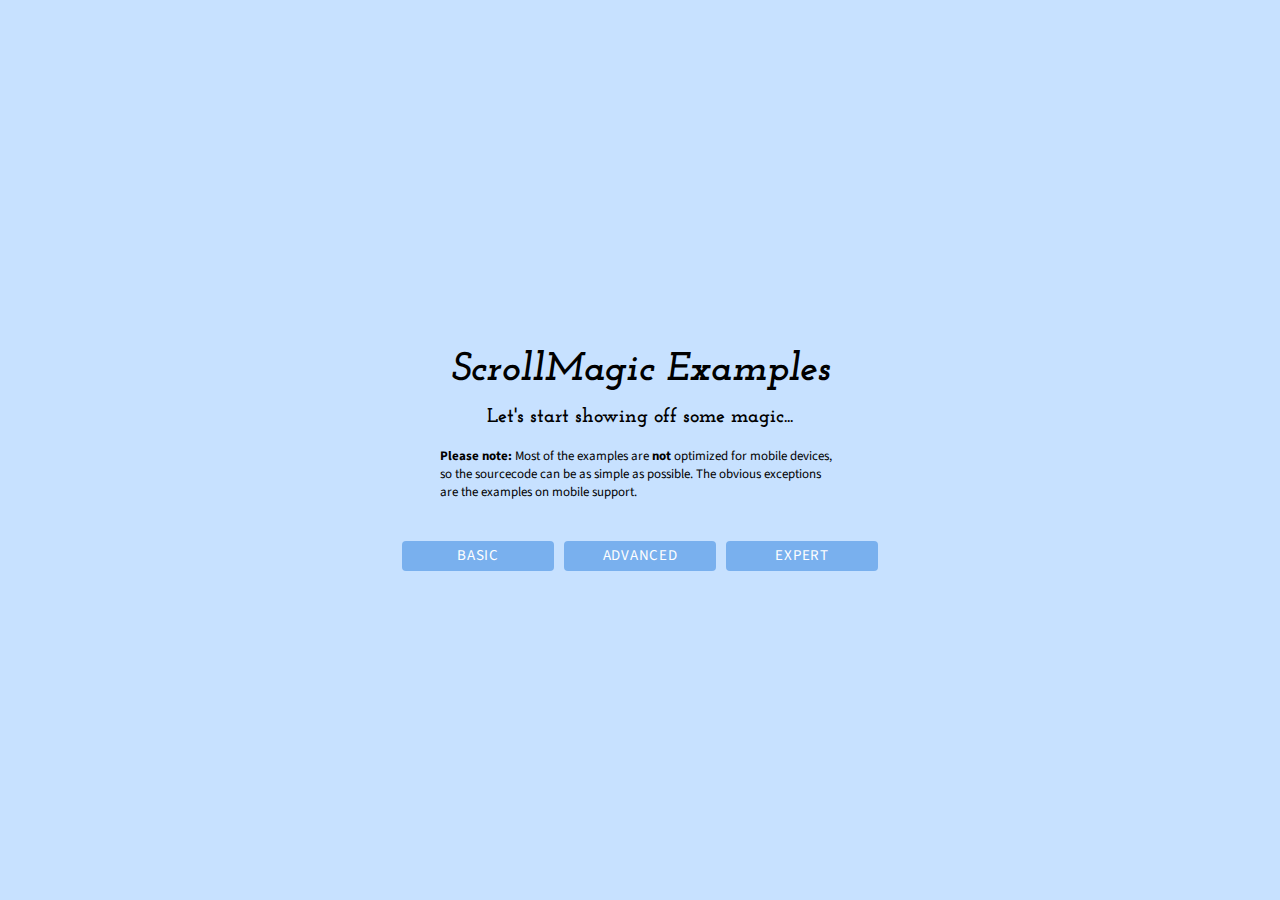
<file: assets/ScrollMagic-master/examples/index.html>
<!DOCTYPE html>
<html lang="en">
<head>
	<meta charset="utf-8"> 
	<meta http-equiv="X-UA-Compatible" content="IE=edge,chrome=1"> 
	<meta name="viewport" content="width=500" />
	<meta name="keywords" content="ScrollMagic, example, examples" />
	<meta name="author"	content="Jan Paepke (www.janpaepke.de)" />
	<title>Examples - ScrollMagic</title>

	<link href='http://fonts.googleapis.com/css?family=Source+Sans+Pro:300,400,700,400italic|Josefin+Slab:400,700italic' rel='stylesheet' type='text/css'>
	<link rel="stylesheet" href="../css/normalize.css" type="text/css">
	<link rel="stylesheet" href="../css/style.css" type="text/css">
	<link rel="stylesheet" href="../css/examples.css" type="text/css">

	<script type="text/javascript" src="../js/_dependent/greensock/TweenMax.min.js"></script>
	<script type="text/javascript" src="../js/_dependent/jquery.min.js"></script>
	<script type="text/javascript" src="../js/_examples/general.js"></script>
	<script type="text/javascript" src="../js/_examples/highlight.pack.js"></script>
  	<script type="text/javascript" src="../js/_examples/modernizr.custom.min.js"></script>
  	<script type="text/javascript" src="../js/jquery.scrollmagic.js"></script>
  	<script type="text/javascript" src="../js/jquery.scrollmagic.debug.js"></script>
</head>
<body>
	<div id="content-wrapper">
		<section id="titlechart">
			<div id="description">
				<h1>ScrollMagic Examples</h1>
				<h2>Let's start showing off some magic...</h2>
				<p>
					<b>Please note:</b> Most of the examples are <b>not</b> optimized for mobile devices, so the sourcecode can be as simple as possible. The obvious exceptions are the examples on mobile support.
				</p>
				<ul id="menu"></ul>
			</div>
		</section>
	</div>
	<script>
		(function(i,s,o,g,r,a,m){i['GoogleAnalyticsObject']=r;i[r]=i[r]||function(){
		(i[r].q=i[r].q||[]).push(arguments)},i[r].l=1*new Date();a=s.createElement(o),
		m=s.getElementsByTagName(o)[0];a.async=1;a.src=g;m.parentNode.insertBefore(a,m)
		})(window,document,'script','//www.google-analytics.com/analytics.js','ga');
		ga('create', 'UA-37524344-3', 'janpaepke.github.io');
		ga('send', 'pageview');
	</script>
</body>
</html>
</file>
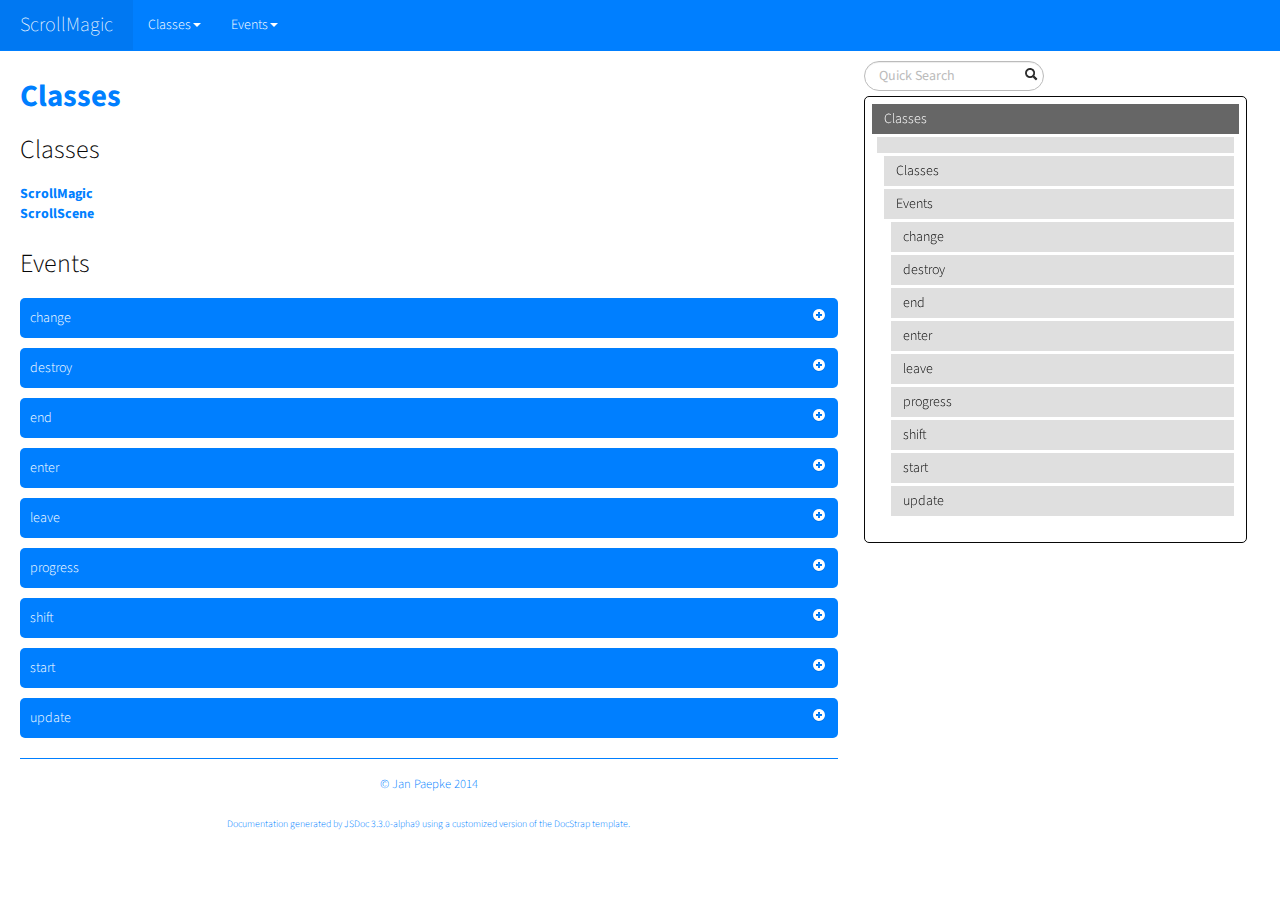
<file: assets/ScrollMagic-master/docs/classes.list.html>
<!DOCTYPE html>

<html lang="en">
<head>
	<meta charset="utf-8">
	<title>ScrollMagic Classes</title>
	
  <script src="scripts/prettify/prettify.js"> </script>
  <script src="scripts/prettify/lang-css.js"> </script>
	<!--[if lt IE 9]>
	<script src="//html5shiv.googlecode.com/svn/trunk/html5.js"></script>
	<![endif]-->
	<link type="text/css" rel="stylesheet" href="styles/sunlight.default.css">
	<link type="text/css" rel="stylesheet" href="styles/prettify-tomorrow.css">

	
	<link type="text/css" rel="stylesheet" href="styles/site.cosmo.css">
	
</head>

<body>
<div class="container-fluid">
	<div class="navbar navbar-fixed-top navbar-inverse">
		<div class="navbar-inner">
			<a class="brand" href="index.html">ScrollMagic</a>
			<ul class="nav">
				
				<li class="dropdown">
					<a href="classes.list.html" class="dropdown-toggle" data-toggle="dropdown">Classes<b
						class="caret"></b></a>

					<ul class="dropdown-menu ">
						
						<li>
							<a href="ScrollMagic.html">ScrollMagic</a>
						</li>
						
						<li>
							<a href="ScrollScene.html">ScrollScene</a>
						</li>
						

					</ul>
				</li>
				
				<li class="dropdown">
					<a href="events.list.html" class="dropdown-toggle" data-toggle="dropdown">Events<b
						class="caret"></b></a>

					<ul class="dropdown-menu ">
						
						<li>
							<a href="ScrollScene.html#event:change">change</a>
						</li>
						
						<li>
							<a href="ScrollScene.html#event:destroy">destroy</a>
						</li>
						
						<li>
							<a href="ScrollScene.html#event:end">end</a>
						</li>
						
						<li>
							<a href="ScrollScene.html#event:enter">enter</a>
						</li>
						
						<li>
							<a href="ScrollScene.html#event:leave">leave</a>
						</li>
						
						<li>
							<a href="ScrollScene.html#event:progress">progress</a>
						</li>
						
						<li>
							<a href="ScrollScene.html#event:shift">shift</a>
						</li>
						
						<li>
							<a href="ScrollScene.html#event:start">start</a>
						</li>
						
						<li>
							<a href="ScrollScene.html#event:update">update</a>
						</li>
						

					</ul>
				</li>
				
			</ul>
		</div>
	</div>

	<div class="row-fluid">

		
		<div class="span8">
			
				<div id="main">
					


	<h1 class="page-title">Classes</h1>
<section>

<header>
    <h2>
    
    </h2>
    
</header>

<article>
    <div class="container-overview">
    

    
        

        
<dl class="details">
    

    

    

    

    

    

    

    

    

    

    

    

    
</dl>


        
    
    </div>

    

    

    

    
        <h3 class="subsection-title">Classes</h3>

        <dl>
            <dt><a href="ScrollMagic.html">ScrollMagic</a></dt>
            <dd></dd>
        
            <dt><a href="ScrollScene.html">ScrollScene</a></dt>
            <dd></dd>
        </dl>
    

    

    

    

    

    
        <h3 class="subsection-title">Events</h3>

        <dl>
            
<dt>
    <h4 class="name" id="event:change">change</h4>
    
    
</dt>
<dd>
    
    
    <div class="description">
        <p>Scene change event.<br>Fires whenvever a property of the scene is changed.</p>
    </div>
    

    
    
    
    
    
    
    
<dl class="details">
    

        <h5 class="subsection-title">Properties:</h5>

        <dl>

<table class="props table table-striped">
    <thead>
	<tr>
		
		<th>Name</th>
		

		<th>Type</th>

		

		

		<th class="last">Description</th>
	</tr>
	</thead>

	<tbody>
	

        <tr>
            
                <td class="name"><code>event</code></td>
            

            <td class="type">
            
                
<span class="param-type">object</span>


            
            </td>

            

            

            <td class="description last"><p>The event Object passed to each callback</p>
                <h6>Properties</h6>

<table class="props table table-striped">
    <thead>
	<tr>
		
		<th>Name</th>
		

		<th>Type</th>

		

		

		<th class="last">Description</th>
	</tr>
	</thead>

	<tbody>
	

        <tr>
            
                <td class="name"><code>type</code></td>
            

            <td class="type">
            
                
<span class="param-type">string</span>


            
            </td>

            

            

            <td class="description last"><p>The name of the event</p></td>
        </tr>

	

        <tr>
            
                <td class="name"><code>target</code></td>
            

            <td class="type">
            
                
<span class="param-type"><a href="ScrollScene.html">ScrollScene</a></span>


            
            </td>

            

            

            <td class="description last"><p>The ScrollScene object that triggered this event</p></td>
        </tr>

	

        <tr>
            
                <td class="name"><code>what</code></td>
            

            <td class="type">
            
                
<span class="param-type">string</span>


            
            </td>

            

            

            <td class="description last"><p>Indicates what value has been changed</p></td>
        </tr>

	

        <tr>
            
                <td class="name"><code>newval</code></td>
            

            <td class="type">
            
                
<span class="param-type">mixed</span>


            
            </td>

            

            

            <td class="description last"><p>The new value of the changed property</p></td>
        </tr>

	
	</tbody>
</table>

            </td>
        </tr>

	
	</tbody>
</table>
</dl>

    

    

    

    

    

    

    

    

    

    
    <dt class="tag-source">Source:</dt>
    <dd class="tag-source"><ul class="dummy"><li>
        <a href="jquery.scrollmagic.js.html">jquery.scrollmagic.js</a>, <a href="jquery.scrollmagic.js.html#sunlight-1-line-2214">line 2214</a>
    </li></ul></dd>
    

    

    

    
</dl>

    
    

    

    
    
    
    
    
    
    
        <h5>Example</h5>
        
    <pre class="sunlight-highlight-javascript">scene.on("change", function (event) {		console.log("Scene Property \"" + event.what + "\" changed to " + event.newval);});</pre>


    
</dd>

        
            
<dt>
    <h4 class="name" id="event:destroy">destroy</h4>
    
    
</dt>
<dd>
    
    
    <div class="description">
        <p>Scene destroy event.<br>Fires whenvever the scene is destroyed.
This can be used to tidy up custom behaviour used in events.</p>
    </div>
    

    
    
    
    
    
    
    
<dl class="details">
    

        <h5 class="subsection-title">Properties:</h5>

        <dl>

<table class="props table table-striped">
    <thead>
	<tr>
		
		<th>Name</th>
		

		<th>Type</th>

		

		

		<th class="last">Description</th>
	</tr>
	</thead>

	<tbody>
	

        <tr>
            
                <td class="name"><code>event</code></td>
            

            <td class="type">
            
                
<span class="param-type">object</span>


            
            </td>

            

            

            <td class="description last"><p>The event Object passed to each callback</p>
                <h6>Properties</h6>

<table class="props table table-striped">
    <thead>
	<tr>
		
		<th>Name</th>
		

		<th>Type</th>

		

		

		<th class="last">Description</th>
	</tr>
	</thead>

	<tbody>
	

        <tr>
            
                <td class="name"><code>type</code></td>
            

            <td class="type">
            
                
<span class="param-type">string</span>


            
            </td>

            

            

            <td class="description last"><p>The name of the event</p></td>
        </tr>

	

        <tr>
            
                <td class="name"><code>target</code></td>
            

            <td class="type">
            
                
<span class="param-type"><a href="ScrollScene.html">ScrollScene</a></span>


            
            </td>

            

            

            <td class="description last"><p>The ScrollScene object that triggered this event</p></td>
        </tr>

	

        <tr>
            
                <td class="name"><code>reset</code></td>
            

            <td class="type">
            
                
<span class="param-type">boolean</span>


            
            </td>

            

            

            <td class="description last"><p>Indicates if the destroy method was called with reset <code>true</code> or <code>false</code>.</p></td>
        </tr>

	
	</tbody>
</table>

            </td>
        </tr>

	
	</tbody>
</table>
</dl>

    

    

    
    <dt class="tag-since">Since:</dt>
    <dd class="tag-since"><ul class="dummy"><li>1.1.0</dd><br>
    

    

    

    

    

    

    

    
    <dt class="tag-source">Source:</dt>
    <dd class="tag-source"><ul class="dummy"><li>
        <a href="jquery.scrollmagic.js.html">jquery.scrollmagic.js</a>, <a href="jquery.scrollmagic.js.html#sunlight-1-line-2251">line 2251</a>
    </li></ul></dd>
    

    

    

    
</dl>

    
    

    

    
    
    
    
    
    
    
        <h5>Example</h5>
        
    <pre class="sunlight-highlight-javascript">scene.on("enter", function (event) {       // add custom action       $("#my-elem").left("200");     })     .on("destroy", function (event) {       // reset my element to start position       if (event.reset) {         $("#my-elem").left("0");       }     });</pre>


    
</dd>

        
            
<dt>
    <h4 class="name" id="event:end">end</h4>
    
    
</dt>
<dd>
    
    
    <div class="description">
        <p>Scene end event.<br>Fires whenever the scroll position its the ending point of the scene.<br>It will also fire when scrolling back up from after the scene and going over its end position. If you want something to happen only when scrolling down/right, use the scrollDirection parameter passed to the callback.</p>
<p>For details on this event and the order in which it is fired, please review the <code>ScrollScene.progress</code> method.</p>
    </div>
    

    
    
    
    
    
    
    
<dl class="details">
    

        <h5 class="subsection-title">Properties:</h5>

        <dl>

<table class="props table table-striped">
    <thead>
	<tr>
		
		<th>Name</th>
		

		<th>Type</th>

		

		

		<th class="last">Description</th>
	</tr>
	</thead>

	<tbody>
	

        <tr>
            
                <td class="name"><code>event</code></td>
            

            <td class="type">
            
                
<span class="param-type">object</span>


            
            </td>

            

            

            <td class="description last"><p>The event Object passed to each callback</p>
                <h6>Properties</h6>

<table class="props table table-striped">
    <thead>
	<tr>
		
		<th>Name</th>
		

		<th>Type</th>

		

		

		<th class="last">Description</th>
	</tr>
	</thead>

	<tbody>
	

        <tr>
            
                <td class="name"><code>type</code></td>
            

            <td class="type">
            
                
<span class="param-type">string</span>


            
            </td>

            

            

            <td class="description last"><p>The name of the event</p></td>
        </tr>

	

        <tr>
            
                <td class="name"><code>target</code></td>
            

            <td class="type">
            
                
<span class="param-type"><a href="ScrollScene.html">ScrollScene</a></span>


            
            </td>

            

            

            <td class="description last"><p>The ScrollScene object that triggered this event</p></td>
        </tr>

	

        <tr>
            
                <td class="name"><code>progress</code></td>
            

            <td class="type">
            
                
<span class="param-type">number</span>


            
            </td>

            

            

            <td class="description last"><p>Reflects the current progress of the scene</p></td>
        </tr>

	

        <tr>
            
                <td class="name"><code>state</code></td>
            

            <td class="type">
            
                
<span class="param-type">string</span>


            
            </td>

            

            

            <td class="description last"><p>The current state of the scene <code>&quot;BEFORE&quot;</code>, <code>&quot;DURING&quot;</code> or <code>&quot;AFTER&quot;</code></p></td>
        </tr>

	

        <tr>
            
                <td class="name"><code>scrollDirection</code></td>
            

            <td class="type">
            
                
<span class="param-type">string</span>


            
            </td>

            

            

            <td class="description last"><p>Indicates which way we are scrolling <code>&quot;PAUSED&quot;</code>, <code>&quot;FORWARD&quot;</code> or <code>&quot;REVERSE&quot;</code></p></td>
        </tr>

	
	</tbody>
</table>

            </td>
        </tr>

	
	</tbody>
</table>
</dl>

    

    

    

    

    

    

    

    

    

    
    <dt class="tag-source">Source:</dt>
    <dd class="tag-source"><ul class="dummy"><li>
        <a href="jquery.scrollmagic.js.html">jquery.scrollmagic.js</a>, <a href="jquery.scrollmagic.js.html#sunlight-1-line-2113">line 2113</a>
    </li></ul></dd>
    

    

    

    
</dl>

    
    

    

    
    
    
    
    
    
    
        <h5>Example</h5>
        
    <pre class="sunlight-highlight-javascript">scene.on("end", function (event) {		alert("Hit end point of scene.");});</pre>


    
</dd>

        
            
<dt>
    <h4 class="name" id="event:enter">enter</h4>
    
    
</dt>
<dd>
    
    
    <div class="description">
        <p>Scene enter event.<br>Fires whenever the scene enters the &quot;DURING&quot; state.<br>Keep in mind that it doesn't matter if the scene plays forward or backward: This event always fires when the scene enters its active scroll timeframe, regardless of the scroll-direction.</p>
<p>For details on this event and the order in which it is fired, please review the <code>ScrollScene.progress</code> method.</p>
    </div>
    

    
    
    
    
    
    
    
<dl class="details">
    

        <h5 class="subsection-title">Properties:</h5>

        <dl>

<table class="props table table-striped">
    <thead>
	<tr>
		
		<th>Name</th>
		

		<th>Type</th>

		

		

		<th class="last">Description</th>
	</tr>
	</thead>

	<tbody>
	

        <tr>
            
                <td class="name"><code>event</code></td>
            

            <td class="type">
            
                
<span class="param-type">object</span>


            
            </td>

            

            

            <td class="description last"><p>The event Object passed to each callback</p>
                <h6>Properties</h6>

<table class="props table table-striped">
    <thead>
	<tr>
		
		<th>Name</th>
		

		<th>Type</th>

		

		

		<th class="last">Description</th>
	</tr>
	</thead>

	<tbody>
	

        <tr>
            
                <td class="name"><code>type</code></td>
            

            <td class="type">
            
                
<span class="param-type">string</span>


            
            </td>

            

            

            <td class="description last"><p>The name of the event</p></td>
        </tr>

	

        <tr>
            
                <td class="name"><code>target</code></td>
            

            <td class="type">
            
                
<span class="param-type"><a href="ScrollScene.html">ScrollScene</a></span>


            
            </td>

            

            

            <td class="description last"><p>The ScrollScene object that triggered this event</p></td>
        </tr>

	

        <tr>
            
                <td class="name"><code>progress</code></td>
            

            <td class="type">
            
                
<span class="param-type">number</span>


            
            </td>

            

            

            <td class="description last"><p>Reflects the current progress of the scene</p></td>
        </tr>

	

        <tr>
            
                <td class="name"><code>state</code></td>
            

            <td class="type">
            
                
<span class="param-type">string</span>


            
            </td>

            

            

            <td class="description last"><p>The current state of the scene <code>&quot;BEFORE&quot;</code>, <code>&quot;DURING&quot;</code> or <code>&quot;AFTER&quot;</code></p></td>
        </tr>

	

        <tr>
            
                <td class="name"><code>scrollDirection</code></td>
            

            <td class="type">
            
                
<span class="param-type">string</span>


            
            </td>

            

            

            <td class="description last"><p>Indicates which way we are scrolling <code>&quot;PAUSED&quot;</code>, <code>&quot;FORWARD&quot;</code> or <code>&quot;REVERSE&quot;</code></p></td>
        </tr>

	
	</tbody>
</table>

            </td>
        </tr>

	
	</tbody>
</table>
</dl>

    

    

    

    

    

    

    

    

    

    
    <dt class="tag-source">Source:</dt>
    <dd class="tag-source"><ul class="dummy"><li>
        <a href="jquery.scrollmagic.js.html">jquery.scrollmagic.js</a>, <a href="jquery.scrollmagic.js.html#sunlight-1-line-2134">line 2134</a>
    </li></ul></dd>
    

    

    

    
</dl>

    
    

    

    
    
    
    
    
    
    
        <h5>Example</h5>
        
    <pre class="sunlight-highlight-javascript">scene.on("enter", function (event) {		alert("Entered a scene.");});</pre>


    
</dd>

        
            
<dt>
    <h4 class="name" id="event:leave">leave</h4>
    
    
</dt>
<dd>
    
    
    <div class="description">
        <p>Scene leave event.<br>Fires whenever the scene's state goes from &quot;DURING&quot; to either &quot;BEFORE&quot; or &quot;AFTER&quot;.<br>Keep in mind that it doesn't matter if the scene plays forward or backward: This event always fires when the scene leaves its active scroll timeframe, regardless of the scroll-direction.</p>
<p>For details on this event and the order in which it is fired, please review the <code>ScrollScene.progress</code> method.</p>
    </div>
    

    
    
    
    
    
    
    
<dl class="details">
    

        <h5 class="subsection-title">Properties:</h5>

        <dl>

<table class="props table table-striped">
    <thead>
	<tr>
		
		<th>Name</th>
		

		<th>Type</th>

		

		

		<th class="last">Description</th>
	</tr>
	</thead>

	<tbody>
	

        <tr>
            
                <td class="name"><code>event</code></td>
            

            <td class="type">
            
                
<span class="param-type">object</span>


            
            </td>

            

            

            <td class="description last"><p>The event Object passed to each callback</p>
                <h6>Properties</h6>

<table class="props table table-striped">
    <thead>
	<tr>
		
		<th>Name</th>
		

		<th>Type</th>

		

		

		<th class="last">Description</th>
	</tr>
	</thead>

	<tbody>
	

        <tr>
            
                <td class="name"><code>type</code></td>
            

            <td class="type">
            
                
<span class="param-type">string</span>


            
            </td>

            

            

            <td class="description last"><p>The name of the event</p></td>
        </tr>

	

        <tr>
            
                <td class="name"><code>target</code></td>
            

            <td class="type">
            
                
<span class="param-type"><a href="ScrollScene.html">ScrollScene</a></span>


            
            </td>

            

            

            <td class="description last"><p>The ScrollScene object that triggered this event</p></td>
        </tr>

	

        <tr>
            
                <td class="name"><code>progress</code></td>
            

            <td class="type">
            
                
<span class="param-type">number</span>


            
            </td>

            

            

            <td class="description last"><p>Reflects the current progress of the scene</p></td>
        </tr>

	

        <tr>
            
                <td class="name"><code>state</code></td>
            

            <td class="type">
            
                
<span class="param-type">string</span>


            
            </td>

            

            

            <td class="description last"><p>The current state of the scene <code>&quot;BEFORE&quot;</code>, <code>&quot;DURING&quot;</code> or <code>&quot;AFTER&quot;</code></p></td>
        </tr>

	

        <tr>
            
                <td class="name"><code>scrollDirection</code></td>
            

            <td class="type">
            
                
<span class="param-type">string</span>


            
            </td>

            

            

            <td class="description last"><p>Indicates which way we are scrolling <code>&quot;PAUSED&quot;</code>, <code>&quot;FORWARD&quot;</code> or <code>&quot;REVERSE&quot;</code></p></td>
        </tr>

	
	</tbody>
</table>

            </td>
        </tr>

	
	</tbody>
</table>
</dl>

    

    

    

    

    

    

    

    

    

    
    <dt class="tag-source">Source:</dt>
    <dd class="tag-source"><ul class="dummy"><li>
        <a href="jquery.scrollmagic.js.html">jquery.scrollmagic.js</a>, <a href="jquery.scrollmagic.js.html#sunlight-1-line-2155">line 2155</a>
    </li></ul></dd>
    

    

    

    
</dl>

    
    

    

    
    
    
    
    
    
    
        <h5>Example</h5>
        
    <pre class="sunlight-highlight-javascript">scene.on("leave", function (event) {		alert("Left a scene.");});</pre>


    
</dd>

        
            
<dt>
    <h4 class="name" id="event:progress">progress</h4>
    
    
</dt>
<dd>
    
    
    <div class="description">
        <p>Scene progress event.<br>Fires whenever the progress of the scene changes.</p>
<p>For details on this event and the order in which it is fired, please review the <code>ScrollScene.progress</code> method.</p>
    </div>
    

    
    
    
    
    
    
    
<dl class="details">
    

        <h5 class="subsection-title">Properties:</h5>

        <dl>

<table class="props table table-striped">
    <thead>
	<tr>
		
		<th>Name</th>
		

		<th>Type</th>

		

		

		<th class="last">Description</th>
	</tr>
	</thead>

	<tbody>
	

        <tr>
            
                <td class="name"><code>event</code></td>
            

            <td class="type">
            
                
<span class="param-type">object</span>


            
            </td>

            

            

            <td class="description last"><p>The event Object passed to each callback</p>
                <h6>Properties</h6>

<table class="props table table-striped">
    <thead>
	<tr>
		
		<th>Name</th>
		

		<th>Type</th>

		

		

		<th class="last">Description</th>
	</tr>
	</thead>

	<tbody>
	

        <tr>
            
                <td class="name"><code>type</code></td>
            

            <td class="type">
            
                
<span class="param-type">string</span>


            
            </td>

            

            

            <td class="description last"><p>The name of the event</p></td>
        </tr>

	

        <tr>
            
                <td class="name"><code>target</code></td>
            

            <td class="type">
            
                
<span class="param-type"><a href="ScrollScene.html">ScrollScene</a></span>


            
            </td>

            

            

            <td class="description last"><p>The ScrollScene object that triggered this event</p></td>
        </tr>

	

        <tr>
            
                <td class="name"><code>progress</code></td>
            

            <td class="type">
            
                
<span class="param-type">number</span>


            
            </td>

            

            

            <td class="description last"><p>Reflects the current progress of the scene</p></td>
        </tr>

	

        <tr>
            
                <td class="name"><code>state</code></td>
            

            <td class="type">
            
                
<span class="param-type">string</span>


            
            </td>

            

            

            <td class="description last"><p>The current state of the scene <code>&quot;BEFORE&quot;</code>, <code>&quot;DURING&quot;</code> or <code>&quot;AFTER&quot;</code></p></td>
        </tr>

	

        <tr>
            
                <td class="name"><code>scrollDirection</code></td>
            

            <td class="type">
            
                
<span class="param-type">string</span>


            
            </td>

            

            

            <td class="description last"><p>Indicates which way we are scrolling <code>&quot;PAUSED&quot;</code>, <code>&quot;FORWARD&quot;</code> or <code>&quot;REVERSE&quot;</code></p></td>
        </tr>

	
	</tbody>
</table>

            </td>
        </tr>

	
	</tbody>
</table>
</dl>

    

    

    

    

    

    

    

    

    

    
    <dt class="tag-source">Source:</dt>
    <dd class="tag-source"><ul class="dummy"><li>
        <a href="jquery.scrollmagic.js.html">jquery.scrollmagic.js</a>, <a href="jquery.scrollmagic.js.html#sunlight-1-line-2194">line 2194</a>
    </li></ul></dd>
    

    

    

    
</dl>

    
    

    

    
    
    
    
    
    
    
        <h5>Example</h5>
        
    <pre class="sunlight-highlight-javascript">scene.on("progress", function (event) {		console.log("Scene progress changed.");});</pre>


    
</dd>

        
            
<dt>
    <h4 class="name" id="event:shift">shift</h4>
    
    
</dt>
<dd>
    
    
    <div class="description">
        <p>Scene shift event.<br>Fires whenvever the start or end <strong>scroll offset</strong> of the scene change.
This happens explicitely, when one of these values change: <code>offset</code>, <code>duration</code> or <code>triggerHook</code>.
It will fire implicitly when the <code>triggerElement</code> changes, if the new element has a different position (most cases).
It will also fire implicitly when the size of the container changes and the triggerHook is anything other than <code>onLeave</code>.</p>
    </div>
    

    
    
    
    
    
    
    
<dl class="details">
    

        <h5 class="subsection-title">Properties:</h5>

        <dl>

<table class="props table table-striped">
    <thead>
	<tr>
		
		<th>Name</th>
		

		<th>Type</th>

		

		

		<th class="last">Description</th>
	</tr>
	</thead>

	<tbody>
	

        <tr>
            
                <td class="name"><code>event</code></td>
            

            <td class="type">
            
                
<span class="param-type">object</span>


            
            </td>

            

            

            <td class="description last"><p>The event Object passed to each callback</p>
                <h6>Properties</h6>

<table class="props table table-striped">
    <thead>
	<tr>
		
		<th>Name</th>
		

		<th>Type</th>

		

		

		<th class="last">Description</th>
	</tr>
	</thead>

	<tbody>
	

        <tr>
            
                <td class="name"><code>type</code></td>
            

            <td class="type">
            
                
<span class="param-type">string</span>


            
            </td>

            

            

            <td class="description last"><p>The name of the event</p></td>
        </tr>

	

        <tr>
            
                <td class="name"><code>target</code></td>
            

            <td class="type">
            
                
<span class="param-type"><a href="ScrollScene.html">ScrollScene</a></span>


            
            </td>

            

            

            <td class="description last"><p>The ScrollScene object that triggered this event</p></td>
        </tr>

	

        <tr>
            
                <td class="name"><code>reason</code></td>
            

            <td class="type">
            
                
<span class="param-type">string</span>


            
            </td>

            

            

            <td class="description last"><p>Indicates why the scene has shifted</p></td>
        </tr>

	
	</tbody>
</table>

            </td>
        </tr>

	
	</tbody>
</table>
</dl>

    

    

    
    <dt class="tag-since">Since:</dt>
    <dd class="tag-since"><ul class="dummy"><li>1.1.0</dd><br>
    

    

    

    

    

    

    

    
    <dt class="tag-source">Source:</dt>
    <dd class="tag-source"><ul class="dummy"><li>
        <a href="jquery.scrollmagic.js.html">jquery.scrollmagic.js</a>, <a href="jquery.scrollmagic.js.html#sunlight-1-line-2231">line 2231</a>
    </li></ul></dd>
    

    

    

    
</dl>

    
    

    

    
    
    
    
    
    
    
        <h5>Example</h5>
        
    <pre class="sunlight-highlight-javascript">scene.on("shift", function (event) {		console.log("Scene moved, because the " + event.reason + " has changed.)");});</pre>


    
</dd>

        
            
<dt>
    <h4 class="name" id="event:start">start</h4>
    
    
</dt>
<dd>
    
    
    <div class="description">
        <p>Scene start event.<br>Fires whenever the scroll position its the starting point of the scene.<br>It will also fire when scrolling back up going over the start position of the scene. If you want something to happen only when scrolling down/right, use the scrollDirection parameter passed to the callback.</p>
<p>For details on this event and the order in which it is fired, please review the <code>ScrollScene.progress</code> method.</p>
    </div>
    

    
    
    
    
    
    
    
<dl class="details">
    

        <h5 class="subsection-title">Properties:</h5>

        <dl>

<table class="props table table-striped">
    <thead>
	<tr>
		
		<th>Name</th>
		

		<th>Type</th>

		

		

		<th class="last">Description</th>
	</tr>
	</thead>

	<tbody>
	

        <tr>
            
                <td class="name"><code>event</code></td>
            

            <td class="type">
            
                
<span class="param-type">object</span>


            
            </td>

            

            

            <td class="description last"><p>The event Object passed to each callback</p>
                <h6>Properties</h6>

<table class="props table table-striped">
    <thead>
	<tr>
		
		<th>Name</th>
		

		<th>Type</th>

		

		

		<th class="last">Description</th>
	</tr>
	</thead>

	<tbody>
	

        <tr>
            
                <td class="name"><code>type</code></td>
            

            <td class="type">
            
                
<span class="param-type">string</span>


            
            </td>

            

            

            <td class="description last"><p>The name of the event</p></td>
        </tr>

	

        <tr>
            
                <td class="name"><code>target</code></td>
            

            <td class="type">
            
                
<span class="param-type"><a href="ScrollScene.html">ScrollScene</a></span>


            
            </td>

            

            

            <td class="description last"><p>The ScrollScene object that triggered this event</p></td>
        </tr>

	

        <tr>
            
                <td class="name"><code>progress</code></td>
            

            <td class="type">
            
                
<span class="param-type">number</span>


            
            </td>

            

            

            <td class="description last"><p>Reflects the current progress of the scene</p></td>
        </tr>

	

        <tr>
            
                <td class="name"><code>state</code></td>
            

            <td class="type">
            
                
<span class="param-type">string</span>


            
            </td>

            

            

            <td class="description last"><p>The current state of the scene <code>&quot;BEFORE&quot;</code>, <code>&quot;DURING&quot;</code> or <code>&quot;AFTER&quot;</code></p></td>
        </tr>

	

        <tr>
            
                <td class="name"><code>scrollDirection</code></td>
            

            <td class="type">
            
                
<span class="param-type">string</span>


            
            </td>

            

            

            <td class="description last"><p>Indicates which way we are scrolling <code>&quot;PAUSED&quot;</code>, <code>&quot;FORWARD&quot;</code> or <code>&quot;REVERSE&quot;</code></p></td>
        </tr>

	
	</tbody>
</table>

            </td>
        </tr>

	
	</tbody>
</table>
</dl>

    

    

    

    

    

    

    

    

    

    
    <dt class="tag-source">Source:</dt>
    <dd class="tag-source"><ul class="dummy"><li>
        <a href="jquery.scrollmagic.js.html">jquery.scrollmagic.js</a>, <a href="jquery.scrollmagic.js.html#sunlight-1-line-2092">line 2092</a>
    </li></ul></dd>
    

    

    

    
</dl>

    
    

    

    
    
    
    
    
    
    
        <h5>Example</h5>
        
    <pre class="sunlight-highlight-javascript">scene.on("start", function (event) {		alert("Hit start point of scene.");});</pre>


    
</dd>

        
            
<dt>
    <h4 class="name" id="event:update">update</h4>
    
    
</dt>
<dd>
    
    
    <div class="description">
        <p>Scene update event.<br>Fires whenever the scene is updated (but not necessarily changes the progress).</p>
    </div>
    

    
    
    
    
    
    
    
<dl class="details">
    

        <h5 class="subsection-title">Properties:</h5>

        <dl>

<table class="props table table-striped">
    <thead>
	<tr>
		
		<th>Name</th>
		

		<th>Type</th>

		

		

		<th class="last">Description</th>
	</tr>
	</thead>

	<tbody>
	

        <tr>
            
                <td class="name"><code>event</code></td>
            

            <td class="type">
            
                
<span class="param-type">object</span>


            
            </td>

            

            

            <td class="description last"><p>The event Object passed to each callback</p>
                <h6>Properties</h6>

<table class="props table table-striped">
    <thead>
	<tr>
		
		<th>Name</th>
		

		<th>Type</th>

		

		

		<th class="last">Description</th>
	</tr>
	</thead>

	<tbody>
	

        <tr>
            
                <td class="name"><code>type</code></td>
            

            <td class="type">
            
                
<span class="param-type">string</span>


            
            </td>

            

            

            <td class="description last"><p>The name of the event</p></td>
        </tr>

	

        <tr>
            
                <td class="name"><code>target</code></td>
            

            <td class="type">
            
                
<span class="param-type"><a href="ScrollScene.html">ScrollScene</a></span>


            
            </td>

            

            

            <td class="description last"><p>The ScrollScene object that triggered this event</p></td>
        </tr>

	

        <tr>
            
                <td class="name"><code>startPos</code></td>
            

            <td class="type">
            
                
<span class="param-type">number</span>


            
            </td>

            

            

            <td class="description last"><p>The starting position of the scene (in relation to the conainer)</p></td>
        </tr>

	

        <tr>
            
                <td class="name"><code>endPos</code></td>
            

            <td class="type">
            
                
<span class="param-type">number</span>


            
            </td>

            

            

            <td class="description last"><p>The ending position of the scene (in relation to the conainer)</p></td>
        </tr>

	

        <tr>
            
                <td class="name"><code>scrollPos</code></td>
            

            <td class="type">
            
                
<span class="param-type">number</span>


            
            </td>

            

            

            <td class="description last"><p>The current scroll position of the container</p></td>
        </tr>

	
	</tbody>
</table>

            </td>
        </tr>

	
	</tbody>
</table>
</dl>

    

    

    

    

    

    

    

    

    

    
    <dt class="tag-source">Source:</dt>
    <dd class="tag-source"><ul class="dummy"><li>
        <a href="jquery.scrollmagic.js.html">jquery.scrollmagic.js</a>, <a href="jquery.scrollmagic.js.html#sunlight-1-line-2176">line 2176</a>
    </li></ul></dd>
    

    

    

    
</dl>

    
    

    

    
    
    
    
    
    
    
        <h5>Example</h5>
        
    <pre class="sunlight-highlight-javascript">scene.on("update", function (event) {		console.log("Scene updated.");});</pre>


    
</dd>

        </dl>
    
</article>

</section>




				</div>

				<div class="clearfix"></div>
				<footer>
					
					
		<span class="copyright">
		© Jan Paepke 2014
		</span>
					<br />
					
		<span class="jsdoc-message">
		Documentation generated by <a href="https://github.com/jsdoc3/jsdoc" target="_blank">JSDoc 3.3.0-alpha9</a>
		using a customized version of the <a href="https://github.com/terryweiss/docstrap" target="_blank">DocStrap template</a>.
		</span>
				</footer>
			</div>

			
			<div class="span3">
				<div id="toc"></div>
			</div>
			
			<br clear="both">
		</div>

	</div>
	<script src="scripts/sunlight.js"></script>
	<script src="scripts/sunlight.javascript.js"></script>
	<script src="scripts/sunlight-plugin.doclinks.js"></script>
	<script src="scripts/sunlight-plugin.linenumbers.js"></script>
	<script src="scripts/sunlight-plugin.menu.js"></script>
	<script src="scripts/jquery.min.js"></script>
	<script src="scripts/jquery.scrollTo.js"></script>
	<script src="scripts/jquery.localScroll.js"></script>
	<script src="scripts/bootstrap-dropdown.js"></script>
	<script src="scripts/toc.js"></script>

	<script> prettyPrint(); </script>
	<script>  Sunlight.highlightAll({lineNumbers:true,  showMenu: true, enableDoclinks :true}); </script>

	<script>
		function openDeeplinkedElement (skipAni) {
			$("dt h4.member-collapsed[id='" + window.location.hash.substring(1).replace(":", "\\:") +"']").trigger("click", skipAni);
		}
		$( function () {
			$( "#toc" ).toc( {
			    anchorName  : function(i, heading, prefix) {
					return $(heading).attr("id") || ( prefix + i );
				},
				selectors   : "h1:visible,h2:visible,h3:visible,h4:visible",
				onScrollFinish : openDeeplinkedElement,
				highlightOffset : 10,
				scrollOffset: 60
			} );
			$( "#toc>ul" ).addClass( "nav nav-pills nav-stacked" );
			$( "#main span[id^='toc']" ).addClass( "toc-shim" );

		} );
	</script>

	
	<script>
		$( function () {
			// $('#main').localScroll({
			// 	offset: { top: 56 } //offset by the height of your header (give or take a few px, see what works for you)
			// });
			// workaround for anchors below header...
			window.setTimeout(function () {
				$(document).scrollTop($(document).scrollTop()-60);
			}, 1)
			
			var hash = window.location.hash.substring(1).replace(":", "\\:");
			$( "dt h4.name" ).each( function () {
				var $this = $( this );
				var icon = $( "<i/>" ).addClass( "icon-plus-sign" ).addClass( "pull-right" ).addClass( "icon-white" );
				var dt = $this.parents( "dt" );
				var children = dt.next( "dd" );

				$this.append( icon ).css( {cursor : "pointer"} );
				$this.addClass( "member-collapsed" ).addClass( "member" );
				if (hash != $this.attr("id")) {
					children.hide();
				}
				$this.toggle( function (e, skipAni) {
					var scrollPos = $(document).scrollTop();
					window.location.hash = $(this).attr("id");
					$(document).scrollTop(scrollPos);
					icon.addClass( "icon-minus-sign" ).removeClass( "icon-plus-sign" ).removeClass( "icon-white" );
					$this.addClass( "member-open" ).removeClass( "member-collapsed" );
					children.slideDown(skipAni ? 0 : undefined);
				}, function () {
					icon.addClass( "icon-plus-sign" ).removeClass( "icon-minus-sign" ).addClass( "icon-white" );
					$this.addClass( "member-collapsed" ).removeClass( "member-open" );
					children.slideUp();
				} );
			} );
			// open if deeplinked
			if (hash.length > 0)
				openDeeplinkedElement(true);
		} );
	</script>
	

	<script>
		(function(i,s,o,g,r,a,m){i['GoogleAnalyticsObject']=r;i[r]=i[r]||function(){
		(i[r].q=i[r].q||[]).push(arguments)},i[r].l=1*new Date();a=s.createElement(o),
		m=s.getElementsByTagName(o)[0];a.async=1;a.src=g;m.parentNode.insertBefore(a,m)
		})(window,document,'script','//www.google-analytics.com/analytics.js','ga');
		ga('create', 'UA-37524344-3', 'janpaepke.github.io');
		ga('send', 'pageview');
	</script>
</body>
</html>
</file>
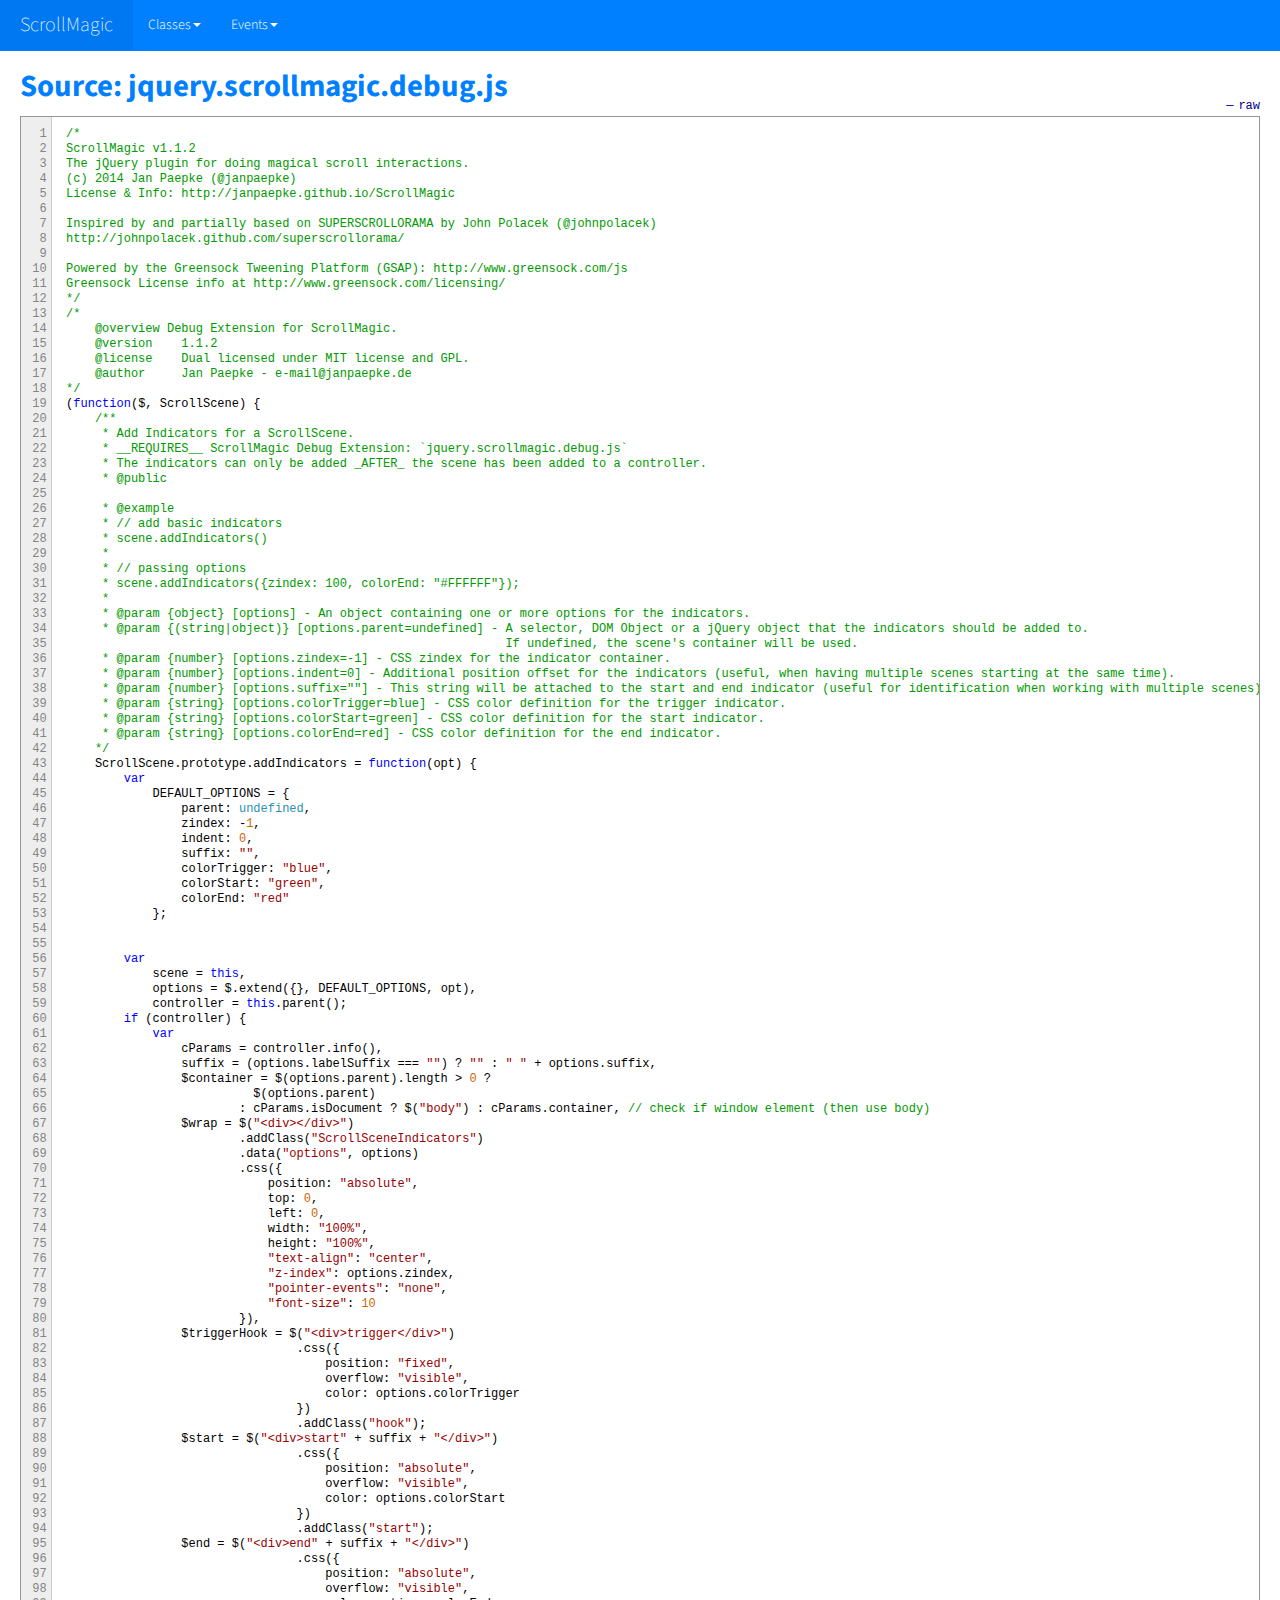
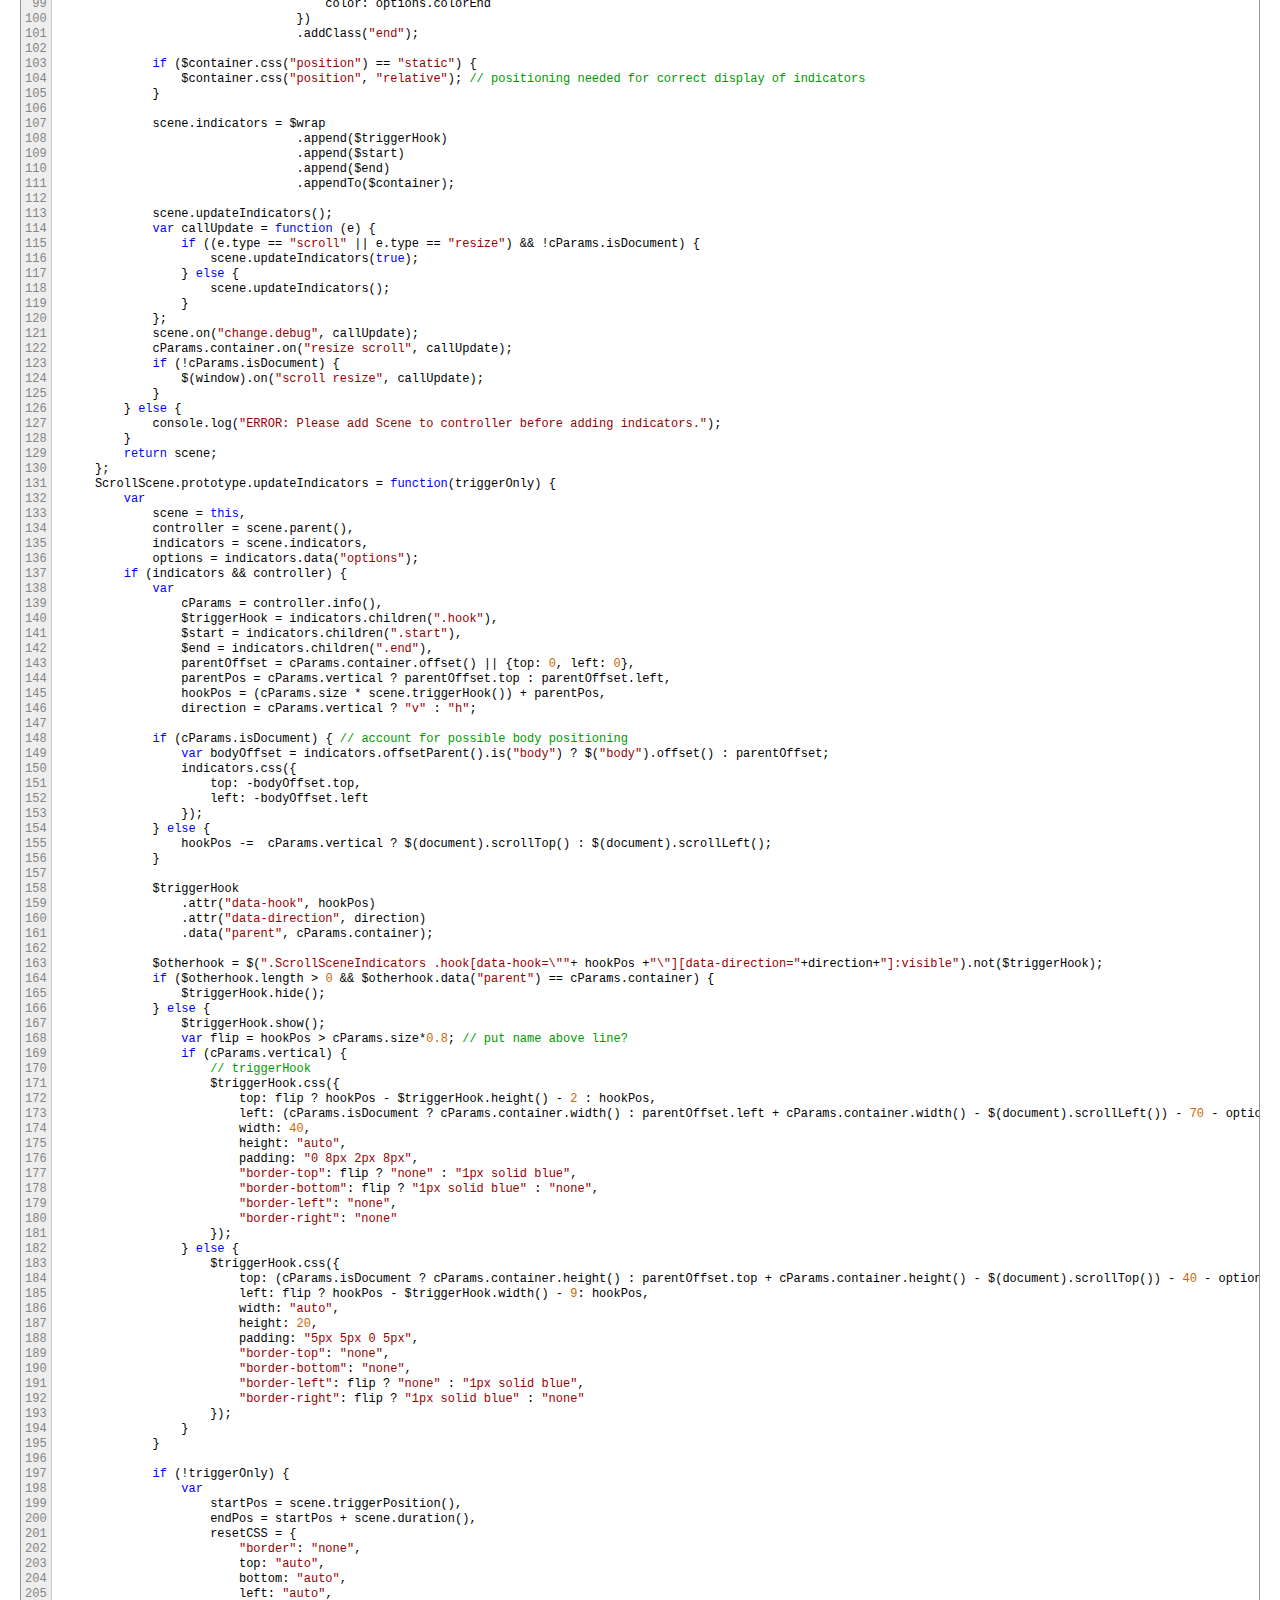
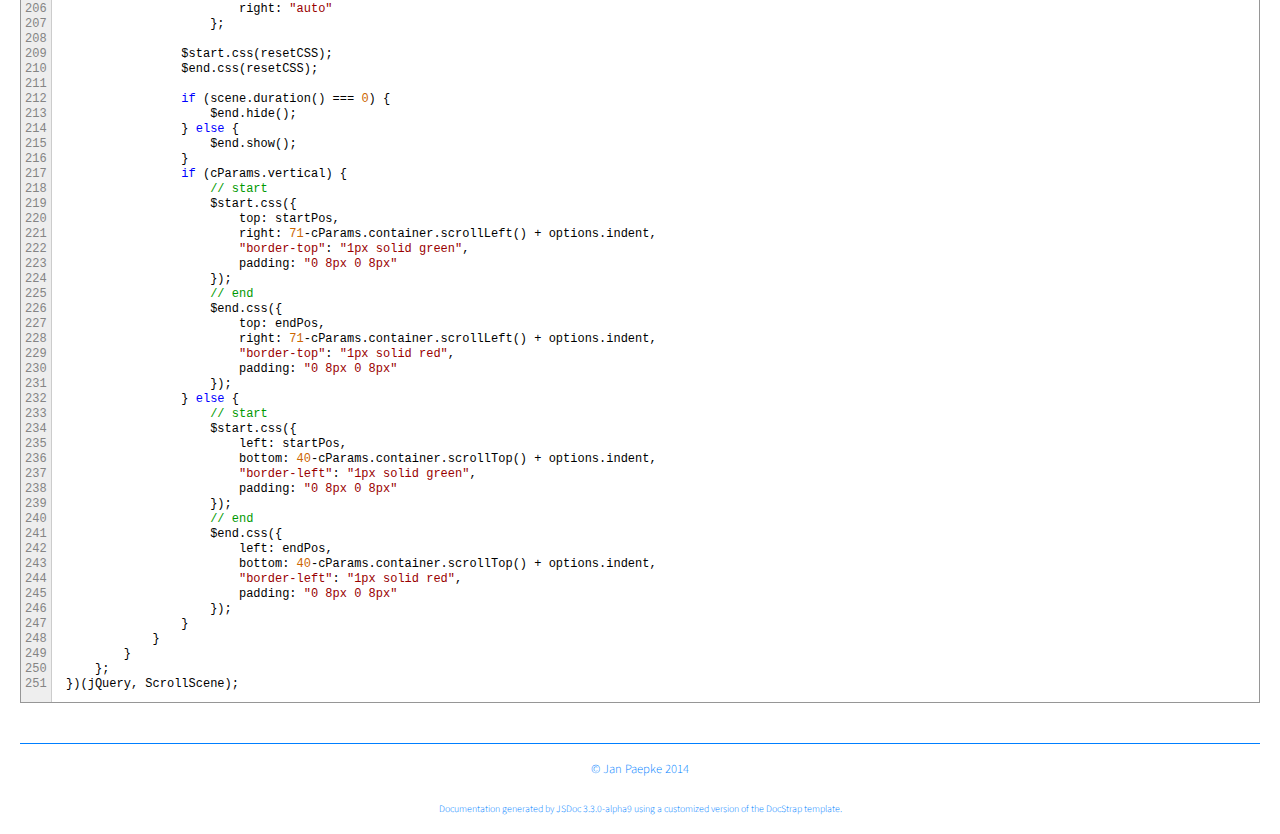
<file: assets/ScrollMagic-master/docs/jquery.scrollmagic.debug.js.html>
<!DOCTYPE html>

<html lang="en">
<head>
	<meta charset="utf-8">
	<title>ScrollMagic Source: jquery.scrollmagic.debug.js</title>
	
  <script src="scripts/prettify/prettify.js"> </script>
  <script src="scripts/prettify/lang-css.js"> </script>
	<!--[if lt IE 9]>
	<script src="//html5shiv.googlecode.com/svn/trunk/html5.js"></script>
	<![endif]-->
	<link type="text/css" rel="stylesheet" href="styles/sunlight.default.css">
	<link type="text/css" rel="stylesheet" href="styles/prettify-tomorrow.css">

	
	<link type="text/css" rel="stylesheet" href="styles/site.cosmo.css">
	
</head>

<body>
<div class="container-fluid">
	<div class="navbar navbar-fixed-top navbar-inverse">
		<div class="navbar-inner">
			<a class="brand" href="index.html">ScrollMagic</a>
			<ul class="nav">
				
				<li class="dropdown">
					<a href="classes.list.html" class="dropdown-toggle" data-toggle="dropdown">Classes<b
						class="caret"></b></a>

					<ul class="dropdown-menu ">
						
						<li>
							<a href="ScrollMagic.html">ScrollMagic</a>
						</li>
						
						<li>
							<a href="ScrollScene.html">ScrollScene</a>
						</li>
						

					</ul>
				</li>
				
				<li class="dropdown">
					<a href="events.list.html" class="dropdown-toggle" data-toggle="dropdown">Events<b
						class="caret"></b></a>

					<ul class="dropdown-menu ">
						
						<li>
							<a href="ScrollScene.html#event:change">change</a>
						</li>
						
						<li>
							<a href="ScrollScene.html#event:destroy">destroy</a>
						</li>
						
						<li>
							<a href="ScrollScene.html#event:end">end</a>
						</li>
						
						<li>
							<a href="ScrollScene.html#event:enter">enter</a>
						</li>
						
						<li>
							<a href="ScrollScene.html#event:leave">leave</a>
						</li>
						
						<li>
							<a href="ScrollScene.html#event:progress">progress</a>
						</li>
						
						<li>
							<a href="ScrollScene.html#event:shift">shift</a>
						</li>
						
						<li>
							<a href="ScrollScene.html#event:start">start</a>
						</li>
						
						<li>
							<a href="ScrollScene.html#event:update">update</a>
						</li>
						

					</ul>
				</li>
				
			</ul>
		</div>
	</div>

	<div class="row-fluid">

		
			<div class="span12">
				
				<div id="main">
					


		<h1 class="page-title">Source: jquery.scrollmagic.debug.js</h1>
    
    <section>
        <article>
            <pre class="sunlight-highlight-javascript linenums">/*
ScrollMagic v1.1.2
The jQuery plugin for doing magical scroll interactions.
(c) 2014 Jan Paepke (@janpaepke)
License &amp; Info: http://janpaepke.github.io/ScrollMagic
	
Inspired by and partially based on SUPERSCROLLORAMA by John Polacek (@johnpolacek)
http://johnpolacek.github.com/superscrollorama/

Powered by the Greensock Tweening Platform (GSAP): http://www.greensock.com/js
Greensock License info at http://www.greensock.com/licensing/
*/
/*
	@overview Debug Extension for ScrollMagic.
	@version	1.1.2
	@license	Dual licensed under MIT license and GPL.
	@author		Jan Paepke - e-mail@janpaepke.de
*/
(function($, ScrollScene) {
	/**
	 * Add Indicators for a ScrollScene.  
	 * __REQUIRES__ ScrollMagic Debug Extension: `jquery.scrollmagic.debug.js`  
	 * The indicators can only be added _AFTER_ the scene has been added to a controller.
	 * @public

	 * @example
	 * // add basic indicators
	 * scene.addIndicators()
	 *
	 * // passing options
	 * scene.addIndicators({zindex: 100, colorEnd: "#FFFFFF"});
	 *
	 * @param {object} [options] - An object containing one or more options for the indicators.
	 * @param {(string|object)} [options.parent=undefined] - A selector, DOM Object or a jQuery object that the indicators should be added to.  
	 														 If undefined, the scene's container will be used.
	 * @param {number} [options.zindex=-1] - CSS zindex for the indicator container.
	 * @param {number} [options.indent=0] - Additional position offset for the indicators (useful, when having multiple scenes starting at the same time).
	 * @param {number} [options.suffix=""] - This string will be attached to the start and end indicator (useful for identification when working with multiple scenes).
	 * @param {string} [options.colorTrigger=blue] - CSS color definition for the trigger indicator.
	 * @param {string} [options.colorStart=green] - CSS color definition for the start indicator.
	 * @param {string} [options.colorEnd=red] - CSS color definition for the end indicator.
	*/
	ScrollScene.prototype.addIndicators = function(opt) {
		var
			DEFAULT_OPTIONS = {
				parent: undefined,
				zindex: -1,
				indent: 0,
				suffix: "",
				colorTrigger: "blue",
				colorStart: "green",
				colorEnd: "red"
			};


		var
			scene = this,
			options = $.extend({}, DEFAULT_OPTIONS, opt),
			controller = this.parent();
		if (controller) {
			var
				cParams = controller.info(),
				suffix = (options.labelSuffix === "") ? "" : " " + options.suffix,
				$container = $(options.parent).length > 0 ?
						  $(options.parent)
						: cParams.isDocument ? $("body") : cParams.container, // check if window element (then use body)
				$wrap = $("&lt;div>&lt;/div>")
						.addClass("ScrollSceneIndicators")
						.data("options", options)
						.css({
							position: "absolute",
							top: 0,
							left: 0,
							width: "100%",
							height: "100%",
							"text-align": "center",
							"z-index": options.zindex,
							"pointer-events": "none",
							"font-size": 10
						}),
				$triggerHook = $("&lt;div>trigger&lt;/div>")
								.css({
									position: "fixed",
									overflow: "visible",
									color: options.colorTrigger
								})
								.addClass("hook");
				$start = $("&lt;div>start" + suffix + "&lt;/div>")
								.css({
									position: "absolute",
									overflow: "visible",
									color: options.colorStart
								})
								.addClass("start");
				$end = $("&lt;div>end" + suffix + "&lt;/div>")
								.css({
									position: "absolute",
									overflow: "visible",
									color: options.colorEnd
								})
								.addClass("end");

			if ($container.css("position") == "static") {
				$container.css("position", "relative"); // positioning needed for correct display of indicators
			}

			scene.indicators = $wrap
				    			.append($triggerHook)
				    			.append($start)
				    			.append($end)
				    			.appendTo($container);

			scene.updateIndicators();
			var callUpdate = function (e) {
				if ((e.type == "scroll" || e.type == "resize") &amp;&amp; !cParams.isDocument) {
					scene.updateIndicators(true);
				} else {
					scene.updateIndicators();
				}
			};
			scene.on("change.debug", callUpdate);
			cParams.container.on("resize scroll", callUpdate);
			if (!cParams.isDocument) {
				$(window).on("scroll resize", callUpdate);
			}
		} else {
			console.log("ERROR: Please add Scene to controller before adding indicators.");
		}
		return scene;
	};
	ScrollScene.prototype.updateIndicators = function(triggerOnly) {
		var
			scene = this,
			controller = scene.parent(),
			indicators = scene.indicators,
			options = indicators.data("options");
		if (indicators &amp;&amp; controller) {
			var
				cParams = controller.info(),
				$triggerHook = indicators.children(".hook"),
				$start = indicators.children(".start"),
				$end = indicators.children(".end"),
				parentOffset = cParams.container.offset() || {top: 0, left: 0},
				parentPos = cParams.vertical ? parentOffset.top : parentOffset.left,
				hookPos = (cParams.size * scene.triggerHook()) + parentPos,
				direction = cParams.vertical ? "v" : "h";

			if (cParams.isDocument) { // account for possible body positioning
				var bodyOffset = indicators.offsetParent().is("body") ? $("body").offset() : parentOffset;
				indicators.css({
					top: -bodyOffset.top,
					left: -bodyOffset.left
				});
			} else {
				hookPos -=  cParams.vertical ? $(document).scrollTop() : $(document).scrollLeft();
			}

			$triggerHook
				.attr("data-hook", hookPos)
				.attr("data-direction", direction)
				.data("parent", cParams.container);

			$otherhook = $(".ScrollSceneIndicators .hook[data-hook=\""+ hookPos +"\"][data-direction="+direction+"]:visible").not($triggerHook);
			if ($otherhook.length > 0 &amp;&amp; $otherhook.data("parent") == cParams.container) {
				$triggerHook.hide();
			} else {
				$triggerHook.show();
				var flip = hookPos > cParams.size*0.8; // put name above line?	
				if (cParams.vertical) {
					// triggerHook
					$triggerHook.css({
						top: flip ? hookPos - $triggerHook.height() - 2 : hookPos,
						left: (cParams.isDocument ? cParams.container.width() : parentOffset.left + cParams.container.width() - $(document).scrollLeft()) - 70 - options.indent,
						width: 40,
						height: "auto",
						padding: "0 8px 2px 8px",
						"border-top": flip ? "none" : "1px solid blue",
						"border-bottom": flip ? "1px solid blue" : "none",
						"border-left": "none",
						"border-right": "none"
					});
				} else {
					$triggerHook.css({
						top: (cParams.isDocument ? cParams.container.height() : parentOffset.top + cParams.container.height() - $(document).scrollTop()) - 40 - options.indent,
						left: flip ? hookPos - $triggerHook.width() - 9: hookPos,
						width: "auto",
						height: 20,
						padding: "5px 5px 0 5px",
						"border-top": "none",
						"border-bottom": "none",
						"border-left": flip ? "none" : "1px solid blue",
						"border-right": flip ? "1px solid blue" : "none"
					});
				}
			}
			
			if (!triggerOnly) {
				var
					startPos = scene.triggerPosition(),
					endPos = startPos + scene.duration(),
					resetCSS = {
						"border": "none",
						top: "auto",
						bottom: "auto",
						left: "auto",
						right: "auto"
					};
				
				$start.css(resetCSS);
				$end.css(resetCSS);

				if (scene.duration() === 0) {
					$end.hide();
				} else {
					$end.show();
				}
				if (cParams.vertical) {
					// start
					$start.css({
						top: startPos,
						right: 71-cParams.container.scrollLeft() + options.indent,
						"border-top": "1px solid green",
						padding: "0 8px 0 8px"
					});
					// end
					$end.css({
						top: endPos,
						right: 71-cParams.container.scrollLeft() + options.indent,
						"border-top": "1px solid red",
						padding: "0 8px 0 8px"
					});
				} else {
					// start
					$start.css({
						left: startPos,
						bottom: 40-cParams.container.scrollTop() + options.indent,
						"border-left": "1px solid green",
						padding: "0 8px 0 8px"
					});
					// end
					$end.css({
						left: endPos,
						bottom: 40-cParams.container.scrollTop() + options.indent,
						"border-left": "1px solid red",
						padding: "0 8px 0 8px"
					});
				}
			}
		}
	};
})(jQuery, ScrollScene);</pre>
        </article>
    </section>





				</div>

				<div class="clearfix"></div>
				<footer>
					
					
		<span class="copyright">
		© Jan Paepke 2014
		</span>
					<br />
					
		<span class="jsdoc-message">
		Documentation generated by <a href="https://github.com/jsdoc3/jsdoc" target="_blank">JSDoc 3.3.0-alpha9</a>
		using a customized version of the <a href="https://github.com/terryweiss/docstrap" target="_blank">DocStrap template</a>.
		</span>
				</footer>
			</div>

			
			<br clear="both">
		</div>

	</div>
	<script src="scripts/sunlight.js"></script>
	<script src="scripts/sunlight.javascript.js"></script>
	<script src="scripts/sunlight-plugin.doclinks.js"></script>
	<script src="scripts/sunlight-plugin.linenumbers.js"></script>
	<script src="scripts/sunlight-plugin.menu.js"></script>
	<script src="scripts/jquery.min.js"></script>
	<script src="scripts/jquery.scrollTo.js"></script>
	<script src="scripts/jquery.localScroll.js"></script>
	<script src="scripts/bootstrap-dropdown.js"></script>
	<script src="scripts/toc.js"></script>

	<script> prettyPrint(); </script>
	<script>  Sunlight.highlightAll({lineNumbers:true,  showMenu: true, enableDoclinks :true}); </script>

	<script>
		function openDeeplinkedElement (skipAni) {
			$("dt h4.member-collapsed[id='" + window.location.hash.substring(1).replace(":", "\\:") +"']").trigger("click", skipAni);
		}
		$( function () {
			$( "#toc" ).toc( {
			    anchorName  : function(i, heading, prefix) {
					return $(heading).attr("id") || ( prefix + i );
				},
				selectors   : "h1:visible,h2:visible,h3:visible,h4:visible",
				onScrollFinish : openDeeplinkedElement,
				highlightOffset : 10,
				scrollOffset: 60
			} );
			$( "#toc>ul" ).addClass( "nav nav-pills nav-stacked" );
			$( "#main span[id^='toc']" ).addClass( "toc-shim" );

		} );
	</script>

	
	<script>
		$( function () {
			// $('#main').localScroll({
			// 	offset: { top: 56 } //offset by the height of your header (give or take a few px, see what works for you)
			// });
			// workaround for anchors below header...
			window.setTimeout(function () {
				$(document).scrollTop($(document).scrollTop()-60);
			}, 1)
			
			var hash = window.location.hash.substring(1).replace(":", "\\:");
			$( "dt h4.name" ).each( function () {
				var $this = $( this );
				var icon = $( "<i/>" ).addClass( "icon-plus-sign" ).addClass( "pull-right" ).addClass( "icon-white" );
				var dt = $this.parents( "dt" );
				var children = dt.next( "dd" );

				$this.append( icon ).css( {cursor : "pointer"} );
				$this.addClass( "member-collapsed" ).addClass( "member" );
				if (hash != $this.attr("id")) {
					children.hide();
				}
				$this.toggle( function (e, skipAni) {
					var scrollPos = $(document).scrollTop();
					window.location.hash = $(this).attr("id");
					$(document).scrollTop(scrollPos);
					icon.addClass( "icon-minus-sign" ).removeClass( "icon-plus-sign" ).removeClass( "icon-white" );
					$this.addClass( "member-open" ).removeClass( "member-collapsed" );
					children.slideDown(skipAni ? 0 : undefined);
				}, function () {
					icon.addClass( "icon-plus-sign" ).removeClass( "icon-minus-sign" ).addClass( "icon-white" );
					$this.addClass( "member-collapsed" ).removeClass( "member-open" );
					children.slideUp();
				} );
			} );
			// open if deeplinked
			if (hash.length > 0)
				openDeeplinkedElement(true);
		} );
	</script>
	

	<script>
		(function(i,s,o,g,r,a,m){i['GoogleAnalyticsObject']=r;i[r]=i[r]||function(){
		(i[r].q=i[r].q||[]).push(arguments)},i[r].l=1*new Date();a=s.createElement(o),
		m=s.getElementsByTagName(o)[0];a.async=1;a.src=g;m.parentNode.insertBefore(a,m)
		})(window,document,'script','//www.google-analytics.com/analytics.js','ga');
		ga('create', 'UA-37524344-3', 'janpaepke.github.io');
		ga('send', 'pageview');
	</script>
</body>
</html>
</file>
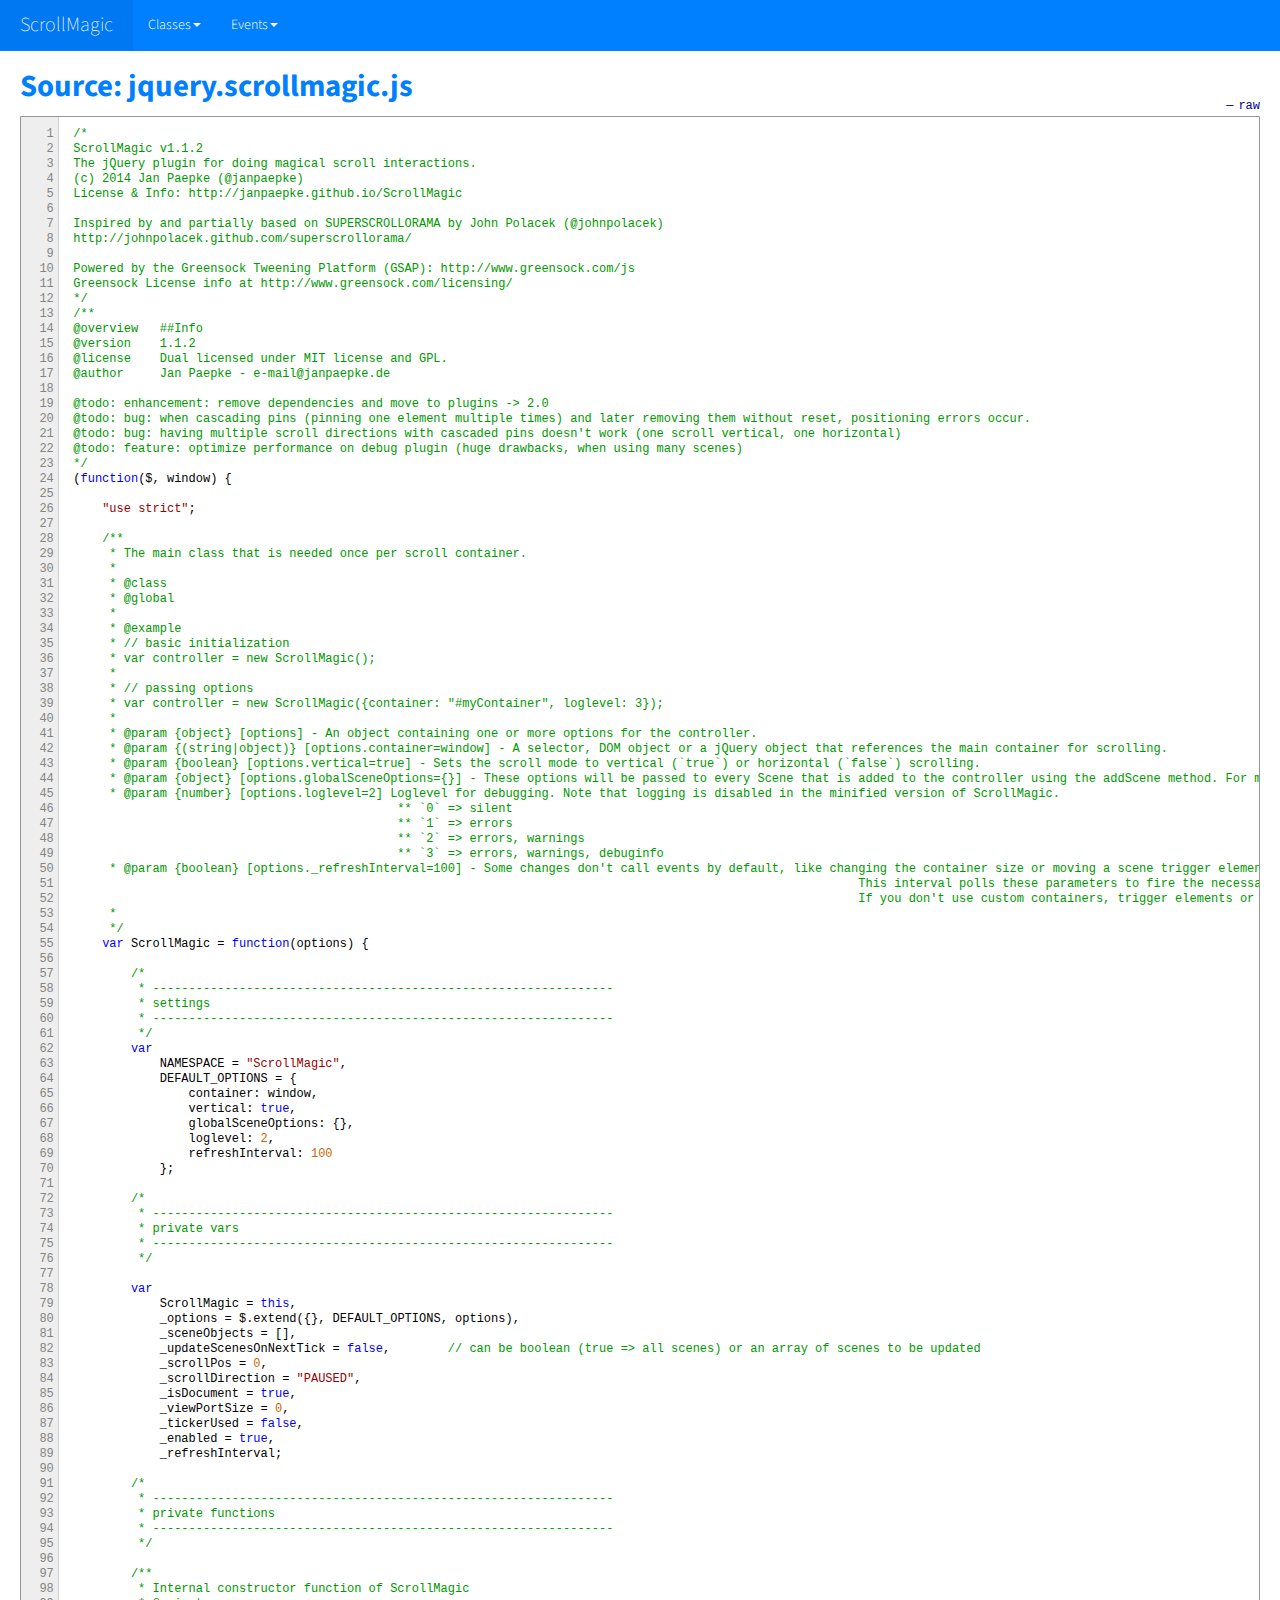
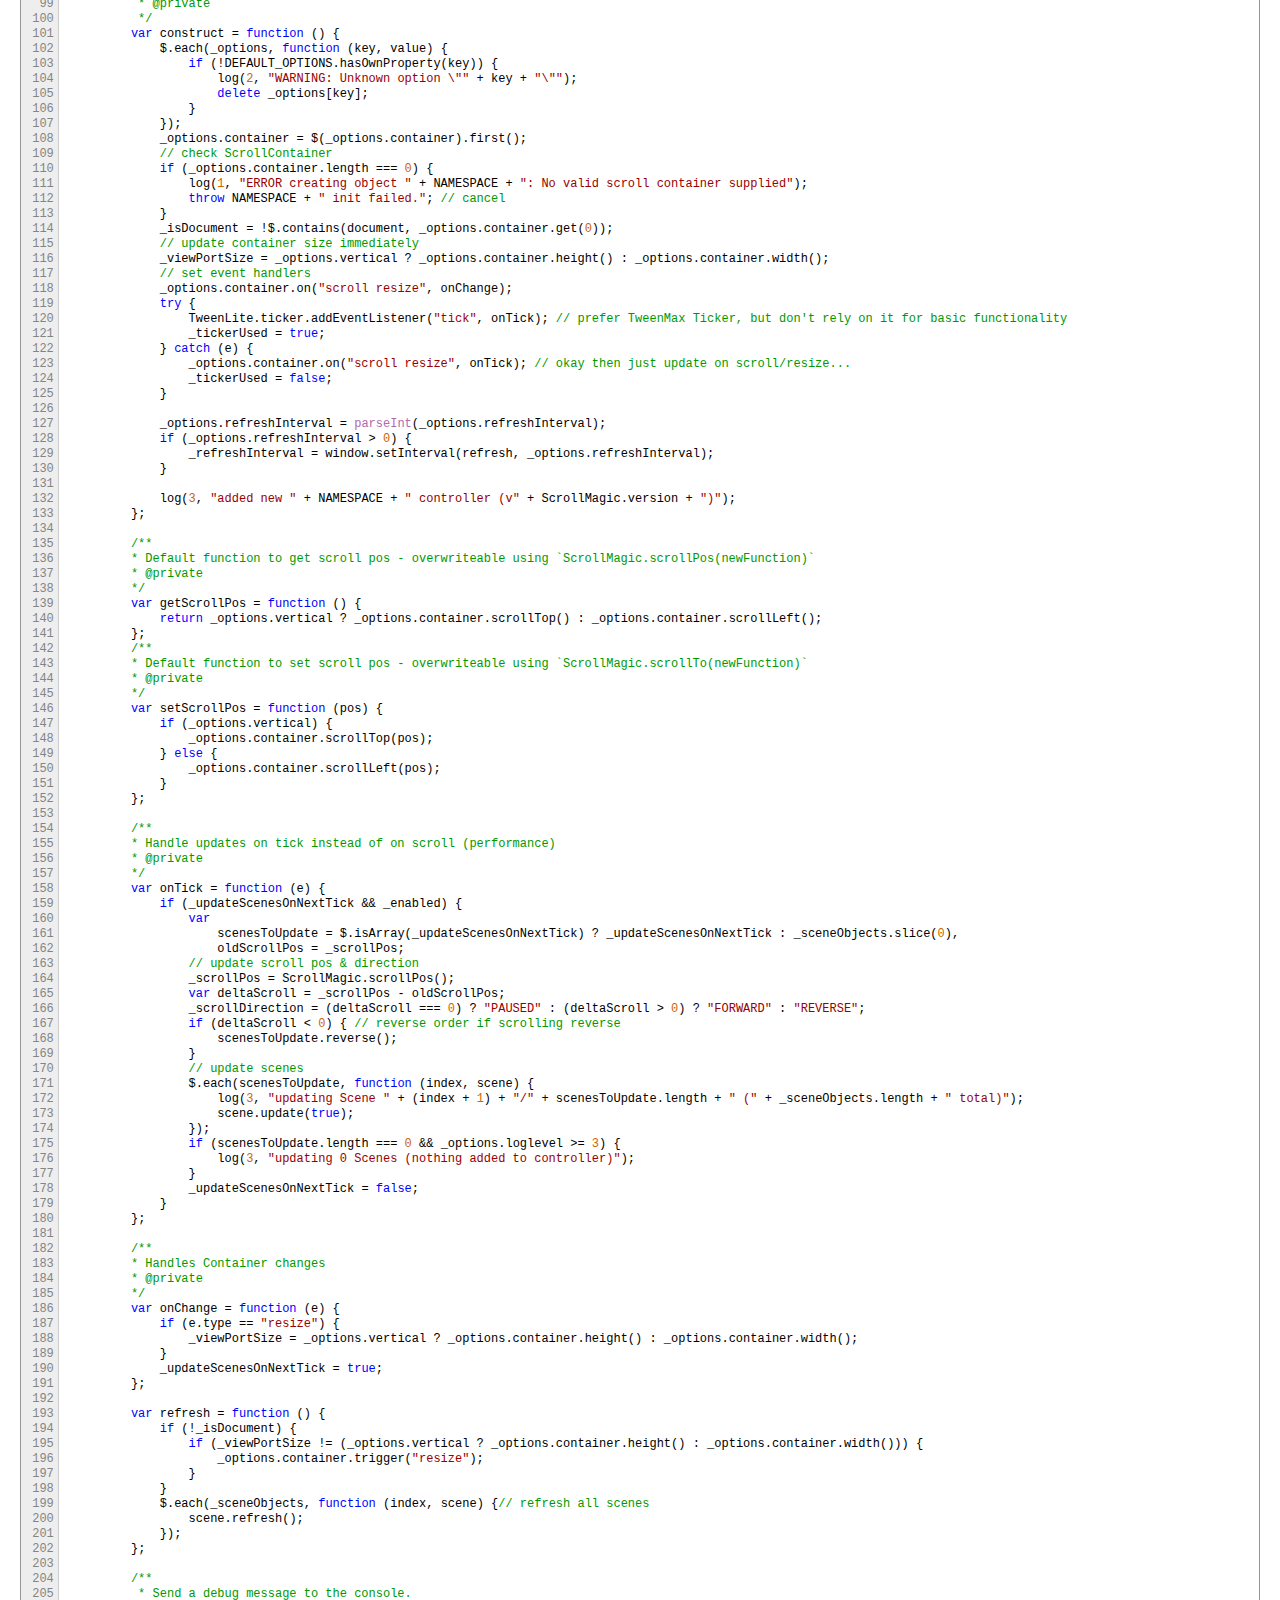
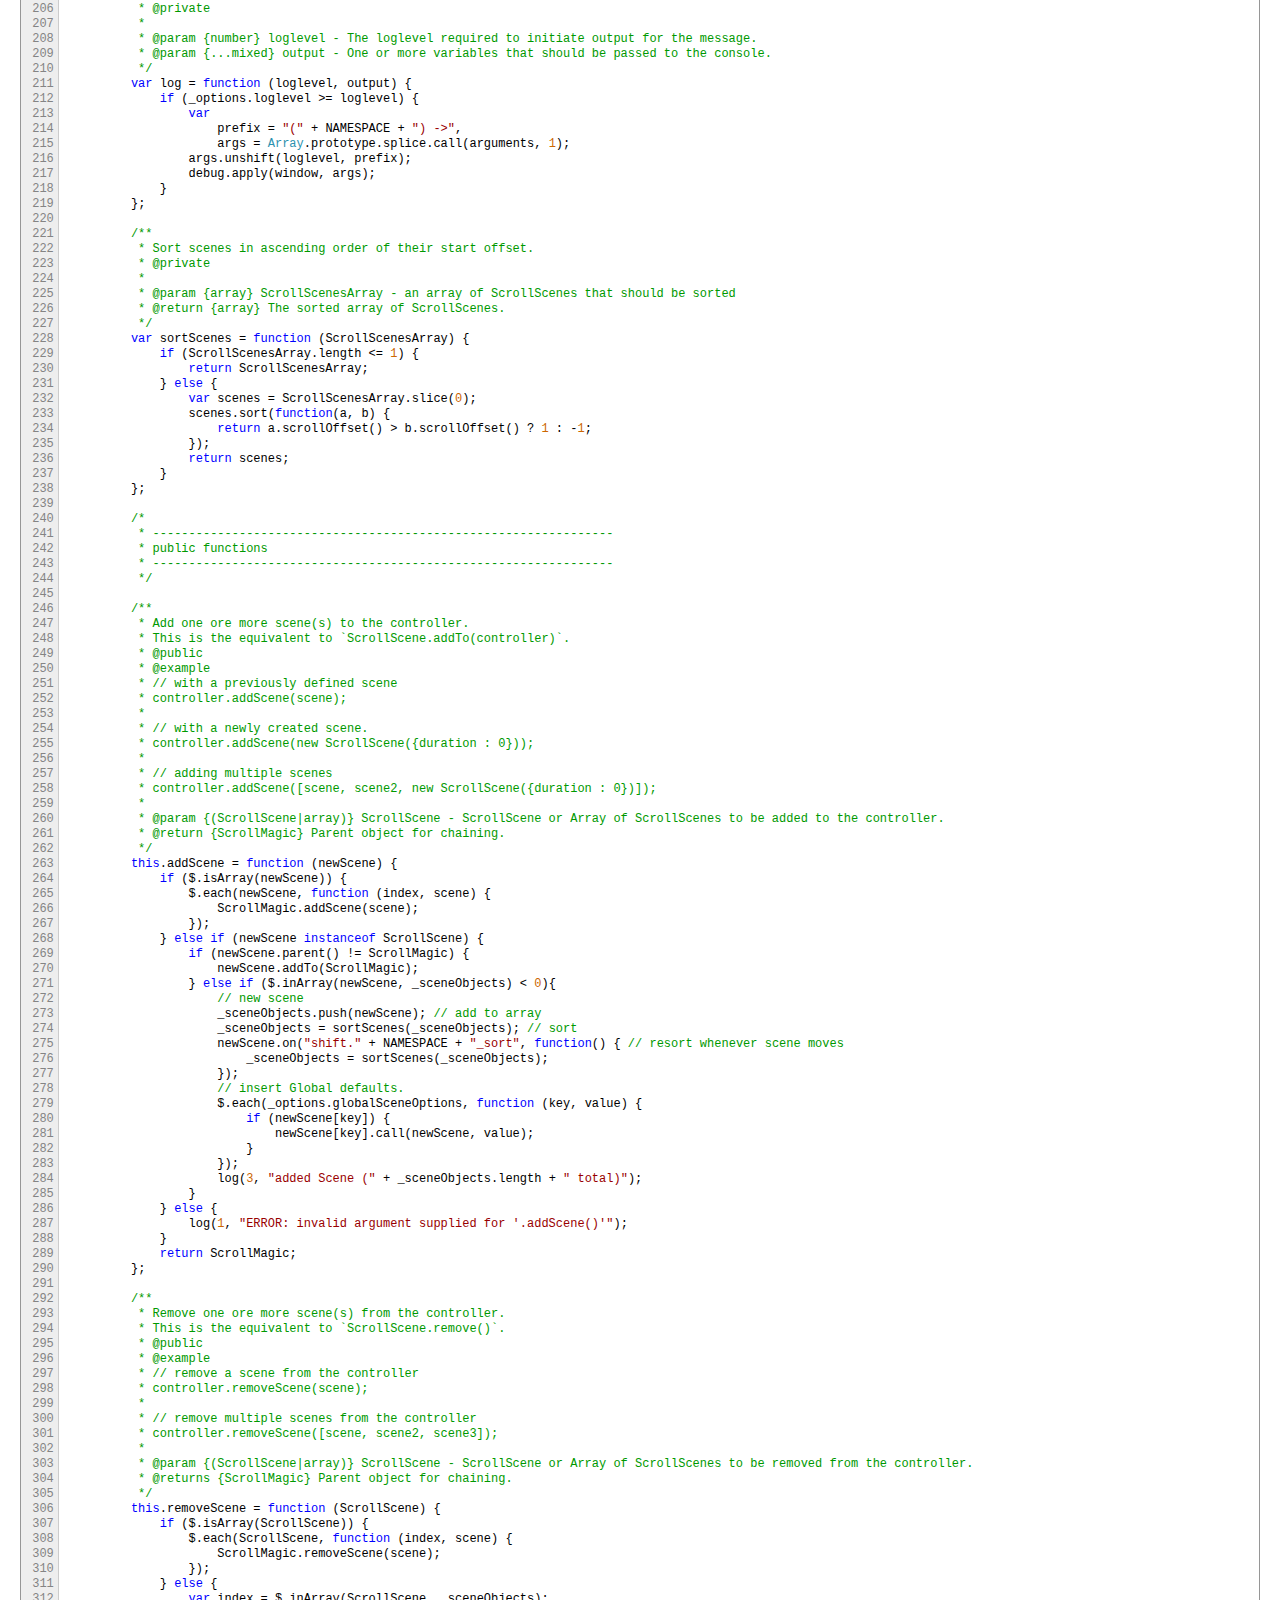
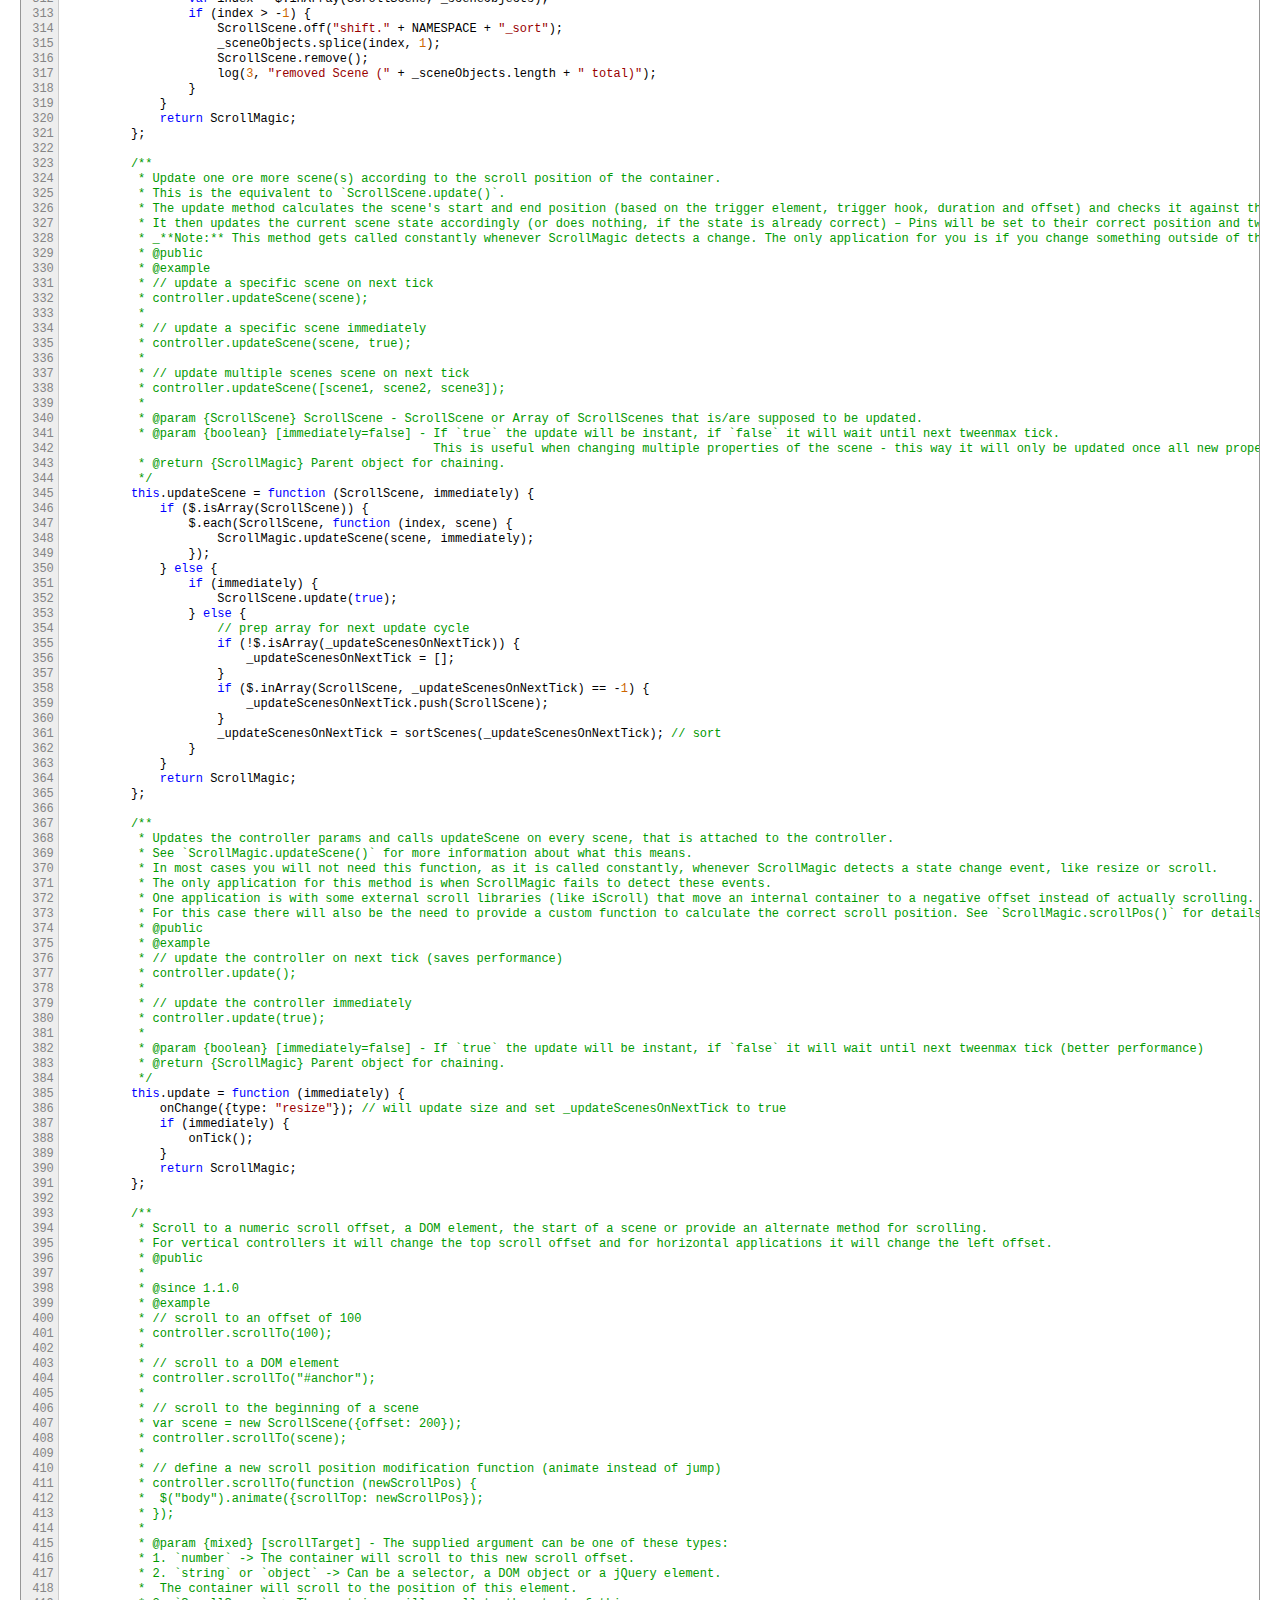
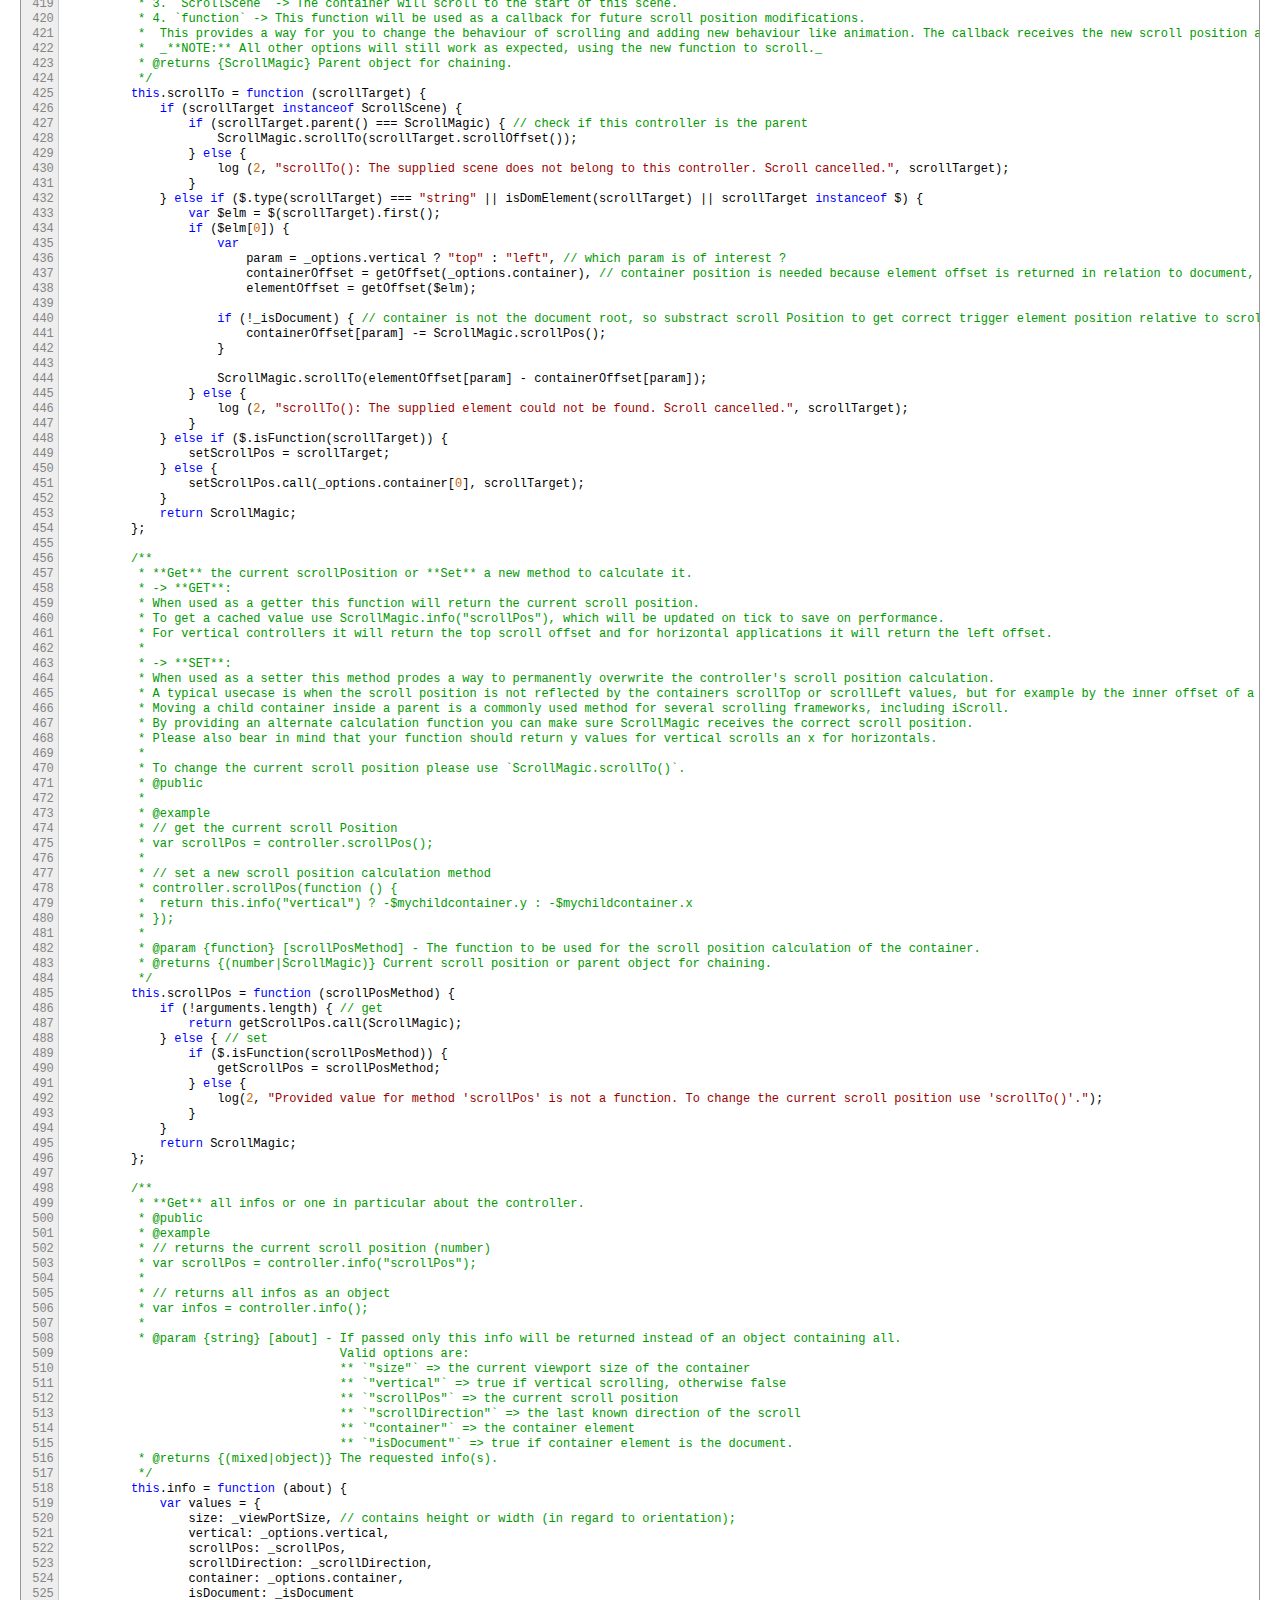
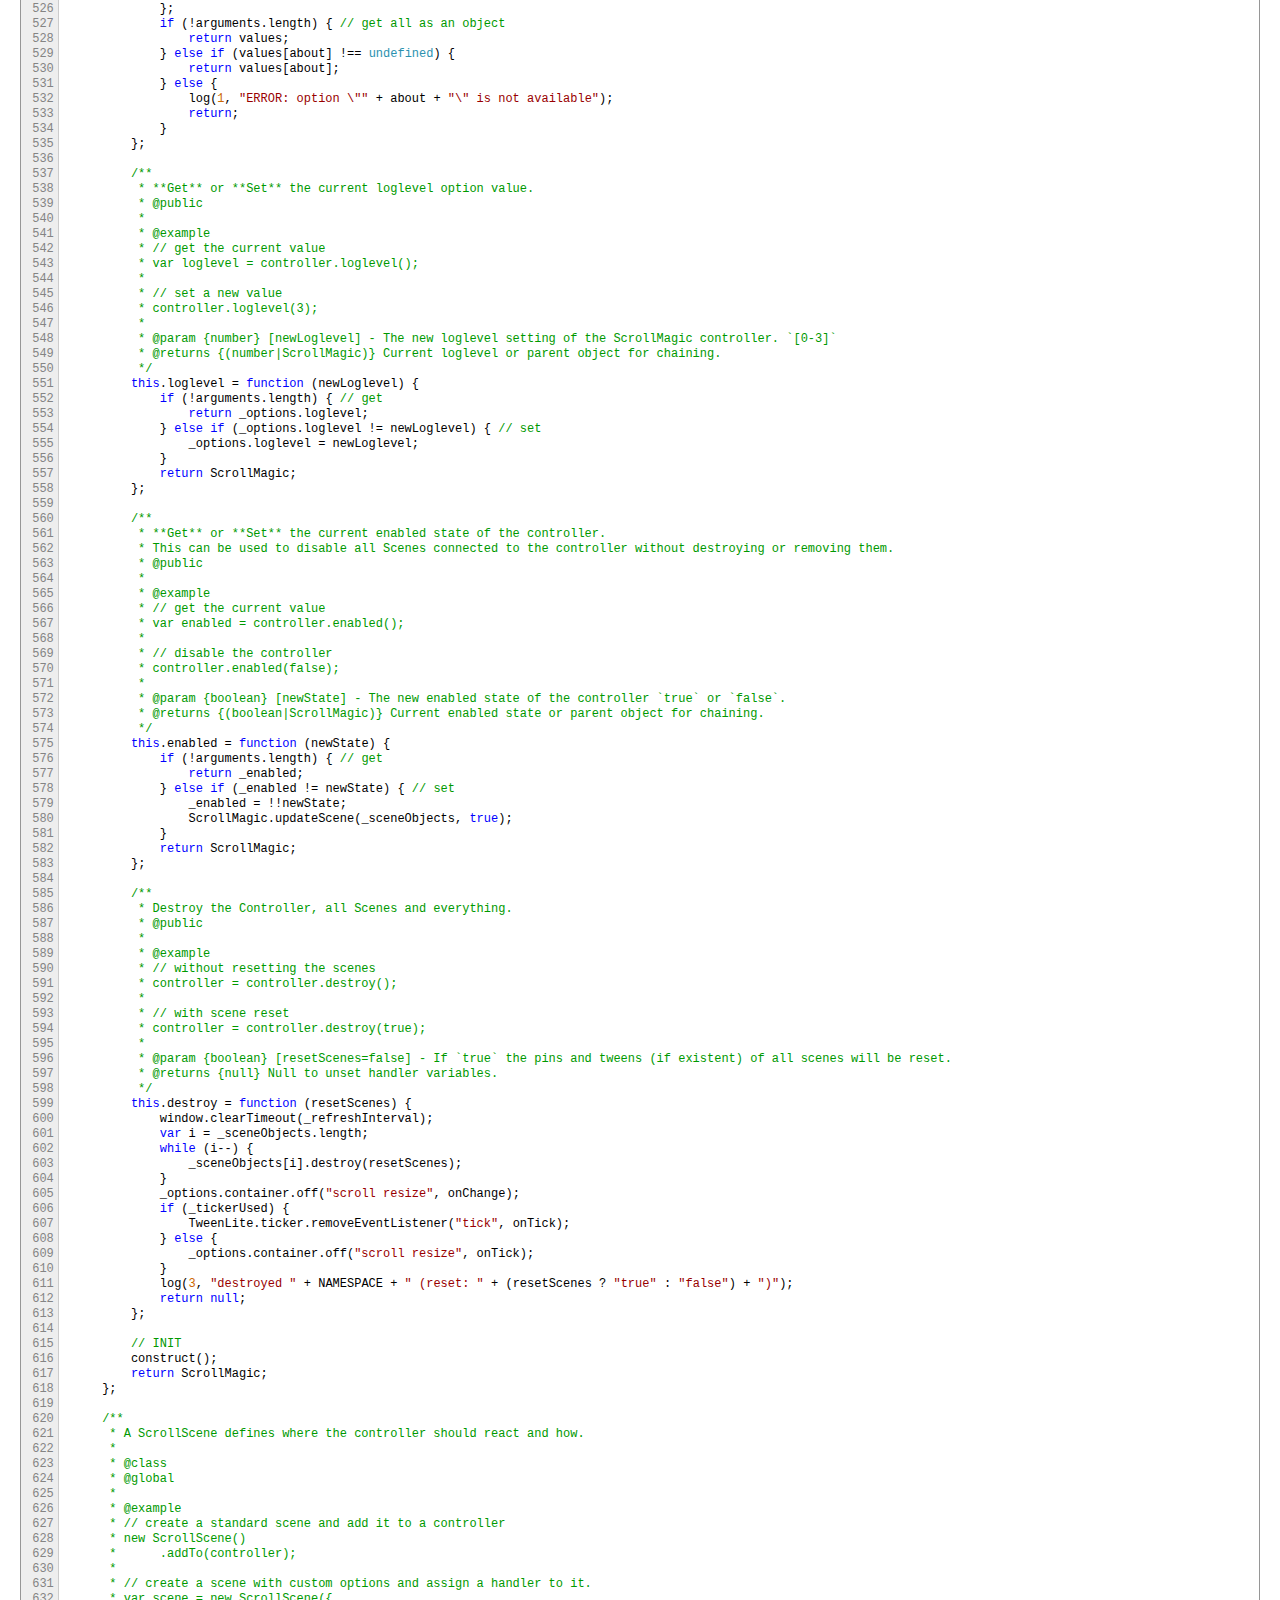
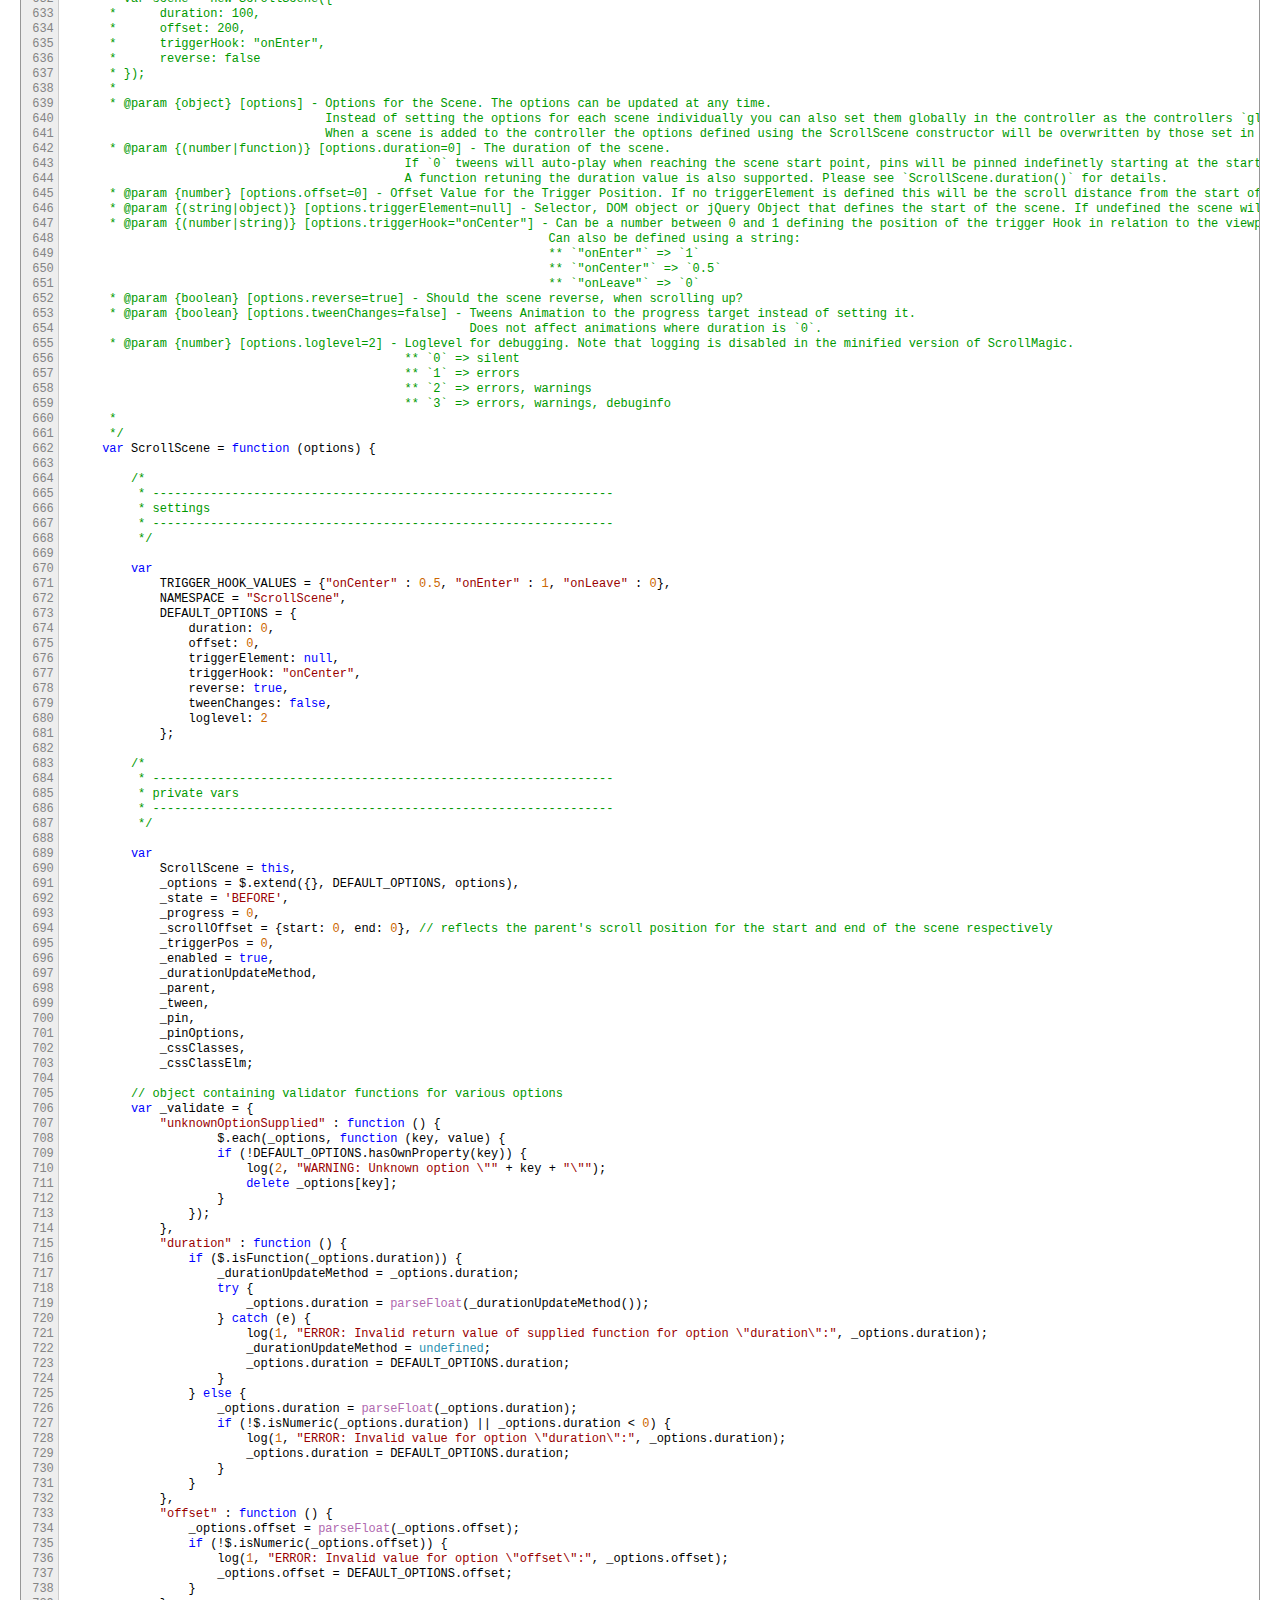
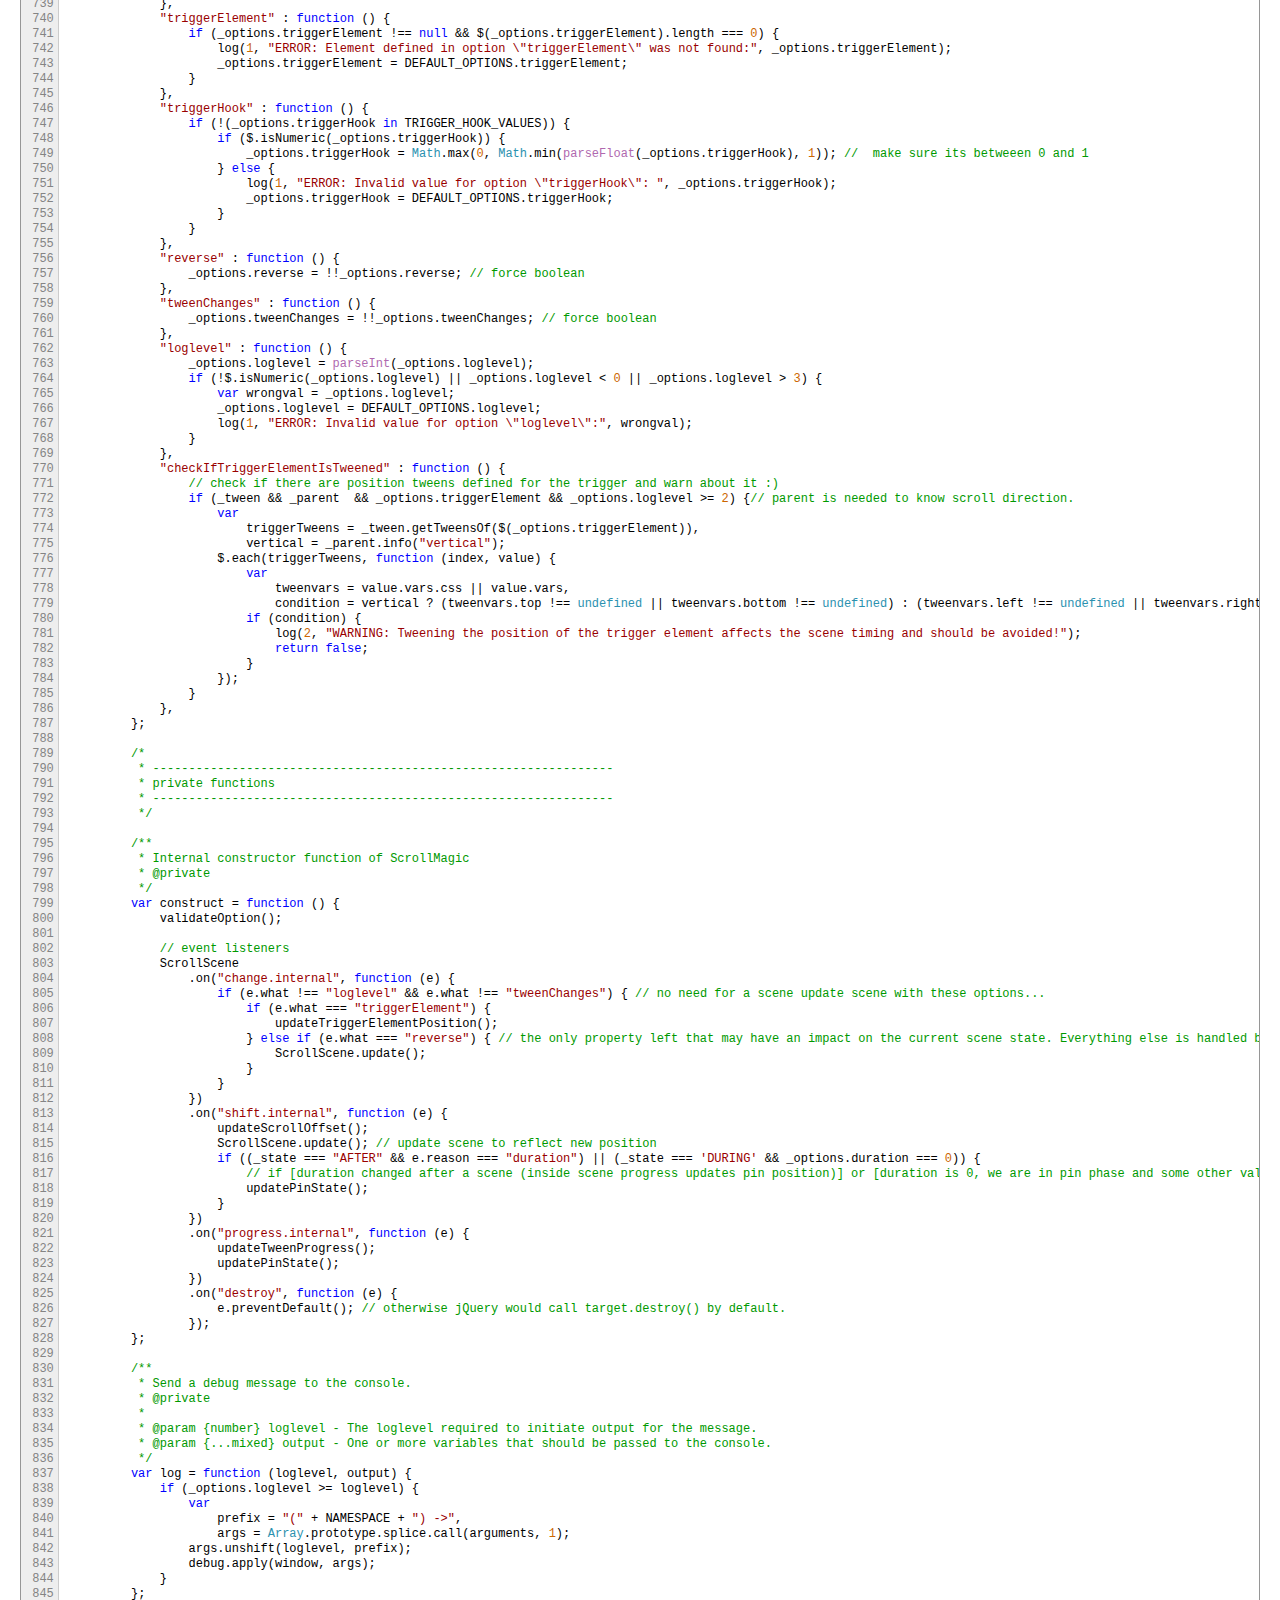
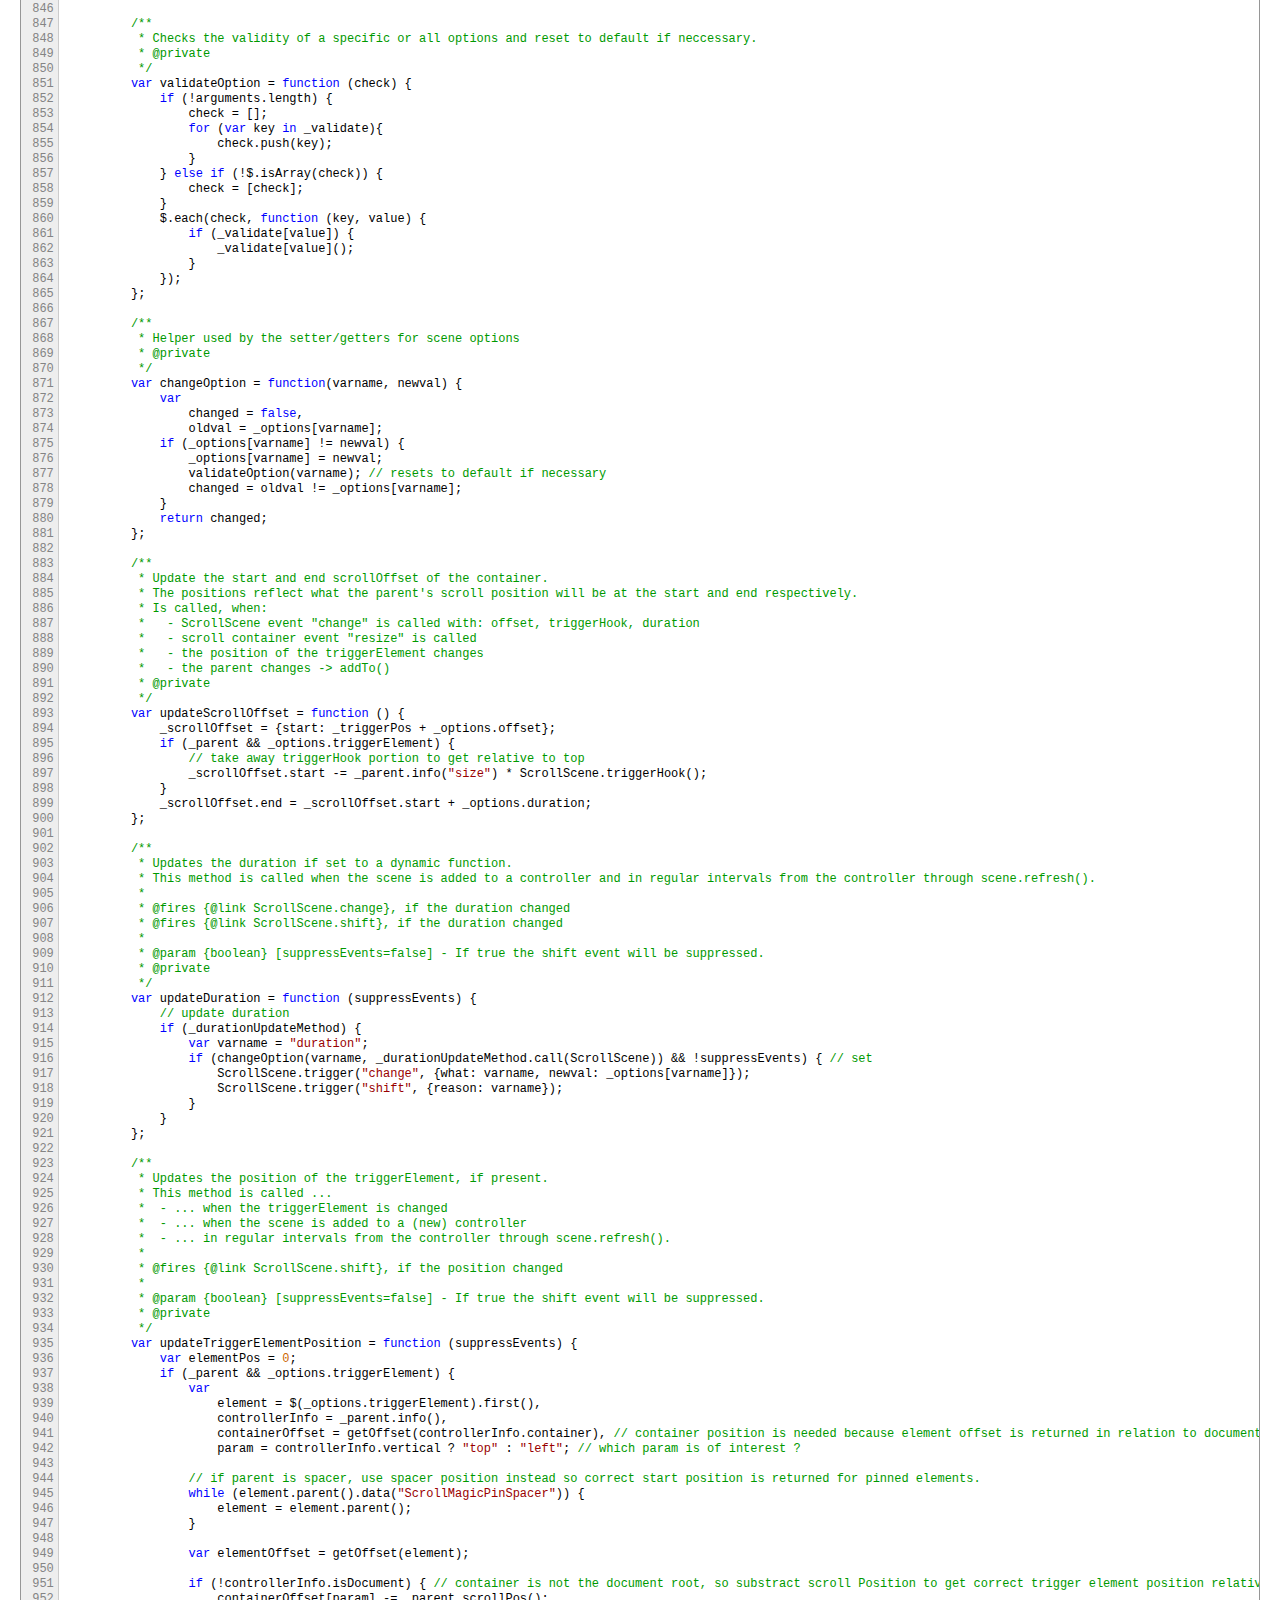
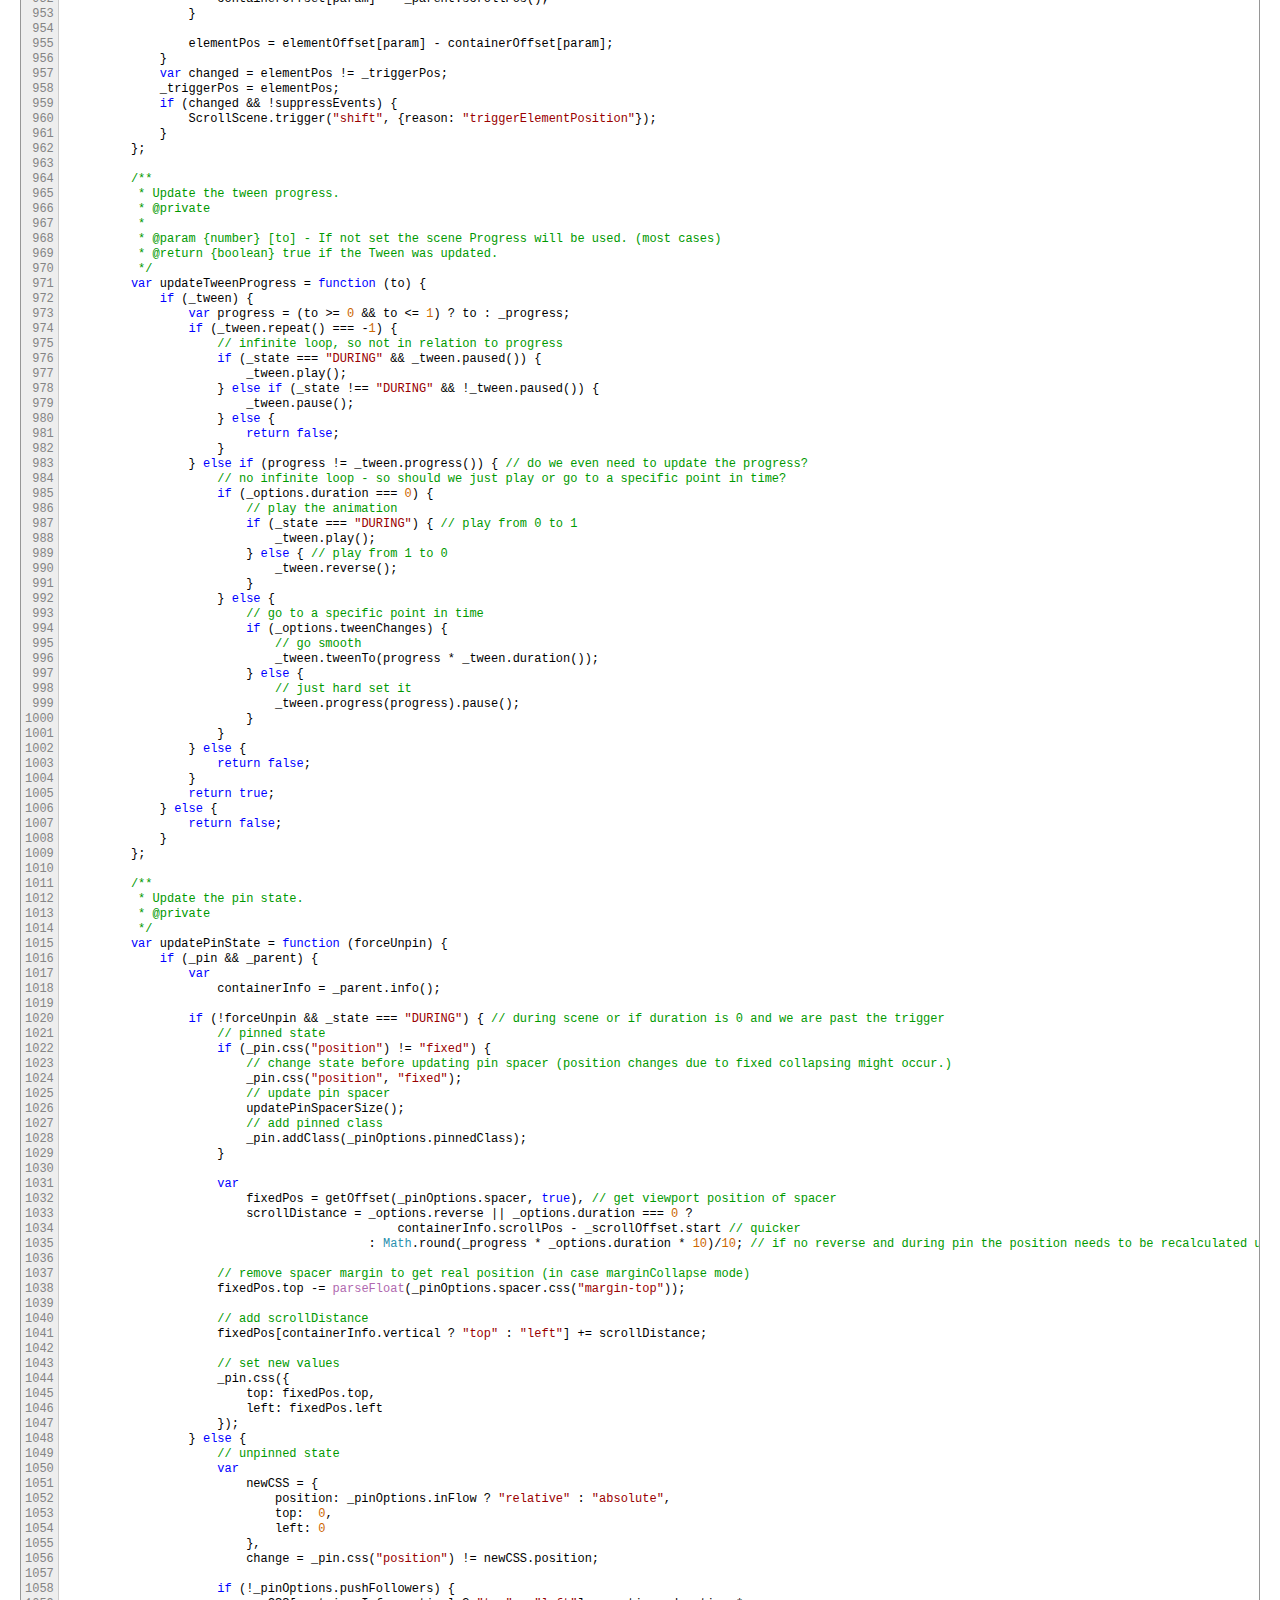
<file: assets/ScrollMagic-master/docs/jquery.scrollmagic.js.html>
<!DOCTYPE html>

<html lang="en">
<head>
	<meta charset="utf-8">
	<title>ScrollMagic Source: jquery.scrollmagic.js</title>
	
  <script src="scripts/prettify/prettify.js"> </script>
  <script src="scripts/prettify/lang-css.js"> </script>
	<!--[if lt IE 9]>
	<script src="//html5shiv.googlecode.com/svn/trunk/html5.js"></script>
	<![endif]-->
	<link type="text/css" rel="stylesheet" href="styles/sunlight.default.css">
	<link type="text/css" rel="stylesheet" href="styles/prettify-tomorrow.css">

	
	<link type="text/css" rel="stylesheet" href="styles/site.cosmo.css">
	
</head>

<body>
<div class="container-fluid">
	<div class="navbar navbar-fixed-top navbar-inverse">
		<div class="navbar-inner">
			<a class="brand" href="index.html">ScrollMagic</a>
			<ul class="nav">
				
				<li class="dropdown">
					<a href="classes.list.html" class="dropdown-toggle" data-toggle="dropdown">Classes<b
						class="caret"></b></a>

					<ul class="dropdown-menu ">
						
						<li>
							<a href="ScrollMagic.html">ScrollMagic</a>
						</li>
						
						<li>
							<a href="ScrollScene.html">ScrollScene</a>
						</li>
						

					</ul>
				</li>
				
				<li class="dropdown">
					<a href="events.list.html" class="dropdown-toggle" data-toggle="dropdown">Events<b
						class="caret"></b></a>

					<ul class="dropdown-menu ">
						
						<li>
							<a href="ScrollScene.html#event:change">change</a>
						</li>
						
						<li>
							<a href="ScrollScene.html#event:destroy">destroy</a>
						</li>
						
						<li>
							<a href="ScrollScene.html#event:end">end</a>
						</li>
						
						<li>
							<a href="ScrollScene.html#event:enter">enter</a>
						</li>
						
						<li>
							<a href="ScrollScene.html#event:leave">leave</a>
						</li>
						
						<li>
							<a href="ScrollScene.html#event:progress">progress</a>
						</li>
						
						<li>
							<a href="ScrollScene.html#event:shift">shift</a>
						</li>
						
						<li>
							<a href="ScrollScene.html#event:start">start</a>
						</li>
						
						<li>
							<a href="ScrollScene.html#event:update">update</a>
						</li>
						

					</ul>
				</li>
				
			</ul>
		</div>
	</div>

	<div class="row-fluid">

		
			<div class="span12">
				
				<div id="main">
					


		<h1 class="page-title">Source: jquery.scrollmagic.js</h1>
    
    <section>
        <article>
            <pre class="sunlight-highlight-javascript linenums">/*
ScrollMagic v1.1.2
The jQuery plugin for doing magical scroll interactions.
(c) 2014 Jan Paepke (@janpaepke)
License &amp; Info: http://janpaepke.github.io/ScrollMagic
	
Inspired by and partially based on SUPERSCROLLORAMA by John Polacek (@johnpolacek)
http://johnpolacek.github.com/superscrollorama/

Powered by the Greensock Tweening Platform (GSAP): http://www.greensock.com/js
Greensock License info at http://www.greensock.com/licensing/
*/
/**
@overview	##Info
@version	1.1.2
@license	Dual licensed under MIT license and GPL.
@author		Jan Paepke - e-mail@janpaepke.de

@todo: enhancement: remove dependencies and move to plugins -> 2.0
@todo: bug: when cascading pins (pinning one element multiple times) and later removing them without reset, positioning errors occur.
@todo: bug: having multiple scroll directions with cascaded pins doesn't work (one scroll vertical, one horizontal)
@todo: feature: optimize performance on debug plugin (huge drawbacks, when using many scenes)
*/
(function($, window) {
	
	"use strict";

	/**
	 * The main class that is needed once per scroll container.
	 *
	 * @class
	 * @global
	 *
	 * @example
	 * // basic initialization
	 * var controller = new ScrollMagic();
	 *
	 * // passing options
	 * var controller = new ScrollMagic({container: "#myContainer", loglevel: 3});
	 *
	 * @param {object} [options] - An object containing one or more options for the controller.
	 * @param {(string|object)} [options.container=window] - A selector, DOM object or a jQuery object that references the main container for scrolling.
	 * @param {boolean} [options.vertical=true] - Sets the scroll mode to vertical (`true`) or horizontal (`false`) scrolling.
	 * @param {object} [options.globalSceneOptions={}] - These options will be passed to every Scene that is added to the controller using the addScene method. For more information on Scene options see {@link ScrollScene}.
	 * @param {number} [options.loglevel=2] Loglevel for debugging. Note that logging is disabled in the minified version of ScrollMagic.
											 ** `0` => silent
											 ** `1` => errors
											 ** `2` => errors, warnings
											 ** `3` => errors, warnings, debuginfo
	 * @param {boolean} [options._refreshInterval=100] - Some changes don't call events by default, like changing the container size or moving a scene trigger element.  
	 																										 This interval polls these parameters to fire the necessary events.  
	 																										 If you don't use custom containers, trigger elements or have static layouts, where the positions of the trigger elements don't change, you can set this to 0 disable interval checking and improve performance.
	 *
	 */
	var ScrollMagic = function(options) {

		/*
		 * ----------------------------------------------------------------
		 * settings
		 * ----------------------------------------------------------------
		 */
		var
			NAMESPACE = "ScrollMagic",
			DEFAULT_OPTIONS = {
				container: window,
				vertical: true,
				globalSceneOptions: {},
				loglevel: 2,
				refreshInterval: 100
			};

		/*
		 * ----------------------------------------------------------------
		 * private vars
		 * ----------------------------------------------------------------
		 */

		var
			ScrollMagic = this,
			_options = $.extend({}, DEFAULT_OPTIONS, options),
			_sceneObjects = [],
			_updateScenesOnNextTick = false,		// can be boolean (true => all scenes) or an array of scenes to be updated
			_scrollPos = 0,
			_scrollDirection = "PAUSED",
			_isDocument = true,
			_viewPortSize = 0,
			_tickerUsed = false,
			_enabled = true,
			_refreshInterval;

		/*
		 * ----------------------------------------------------------------
		 * private functions
		 * ----------------------------------------------------------------
		 */

		/**
		 * Internal constructor function of ScrollMagic
		 * @private
		 */
		var construct = function () {
			$.each(_options, function (key, value) {
				if (!DEFAULT_OPTIONS.hasOwnProperty(key)) {
					log(2, "WARNING: Unknown option \"" + key + "\"");
					delete _options[key];
				}
			});
			_options.container = $(_options.container).first();
			// check ScrollContainer
			if (_options.container.length === 0) {
				log(1, "ERROR creating object " + NAMESPACE + ": No valid scroll container supplied");
				throw NAMESPACE + " init failed."; // cancel
			}
			_isDocument = !$.contains(document, _options.container.get(0));
			// update container size immediately
			_viewPortSize = _options.vertical ? _options.container.height() : _options.container.width();
			// set event handlers
			_options.container.on("scroll resize", onChange);
			try {
				TweenLite.ticker.addEventListener("tick", onTick); // prefer TweenMax Ticker, but don't rely on it for basic functionality
				_tickerUsed = true;
			} catch (e) {
				_options.container.on("scroll resize", onTick); // okay then just update on scroll/resize...
				_tickerUsed = false;
			}

			_options.refreshInterval = parseInt(_options.refreshInterval);
			if (_options.refreshInterval > 0) {
				_refreshInterval = window.setInterval(refresh, _options.refreshInterval);
			}

			log(3, "added new " + NAMESPACE + " controller (v" + ScrollMagic.version + ")");
		};

		/**
		* Default function to get scroll pos - overwriteable using `ScrollMagic.scrollPos(newFunction)`
		* @private
		*/
		var getScrollPos = function () {
			return _options.vertical ? _options.container.scrollTop() : _options.container.scrollLeft();
		};
		/**
		* Default function to set scroll pos - overwriteable using `ScrollMagic.scrollTo(newFunction)`
		* @private
		*/
		var setScrollPos = function (pos) {
			if (_options.vertical) {
				_options.container.scrollTop(pos);
			} else {
				_options.container.scrollLeft(pos);
			}
		};

		/**
		* Handle updates on tick instead of on scroll (performance)
		* @private
		*/
		var onTick = function (e) {
			if (_updateScenesOnNextTick &amp;&amp; _enabled) {
				var
					scenesToUpdate = $.isArray(_updateScenesOnNextTick) ? _updateScenesOnNextTick : _sceneObjects.slice(0),
					oldScrollPos = _scrollPos;
				// update scroll pos &amp; direction
				_scrollPos = ScrollMagic.scrollPos();
				var deltaScroll = _scrollPos - oldScrollPos;
				_scrollDirection = (deltaScroll === 0) ? "PAUSED" : (deltaScroll > 0) ? "FORWARD" : "REVERSE";
				if (deltaScroll &lt; 0) { // reverse order if scrolling reverse
					scenesToUpdate.reverse();
				}
				// update scenes
				$.each(scenesToUpdate, function (index, scene) {
					log(3, "updating Scene " + (index + 1) + "/" + scenesToUpdate.length + " (" + _sceneObjects.length + " total)");
					scene.update(true);
				});
				if (scenesToUpdate.length === 0 &amp;&amp; _options.loglevel >= 3) {
					log(3, "updating 0 Scenes (nothing added to controller)");
				}
				_updateScenesOnNextTick = false;
			}
		};
		
		/**
		* Handles Container changes
		* @private
		*/
		var onChange = function (e) {
			if (e.type == "resize") {
				_viewPortSize = _options.vertical ? _options.container.height() : _options.container.width();
			}
			_updateScenesOnNextTick = true;
		};

		var refresh = function () {
			if (!_isDocument) {
				if (_viewPortSize != (_options.vertical ? _options.container.height() : _options.container.width())) {
					_options.container.trigger("resize");
				}
			}
			$.each(_sceneObjects, function (index, scene) {// refresh all scenes
				scene.refresh();
			});
		};

		/**
		 * Send a debug message to the console.
		 * @private
		 *
		 * @param {number} loglevel - The loglevel required to initiate output for the message.
		 * @param {...mixed} output - One or more variables that should be passed to the console.
		 */
		var log = function (loglevel, output) {
			if (_options.loglevel >= loglevel) {
				var
					prefix = "(" + NAMESPACE + ") ->",
					args = Array.prototype.splice.call(arguments, 1);
				args.unshift(loglevel, prefix);
				debug.apply(window, args);
			}
		};

		/**
		 * Sort scenes in ascending order of their start offset.
		 * @private
		 *
		 * @param {array} ScrollScenesArray - an array of ScrollScenes that should be sorted
		 * @return {array} The sorted array of ScrollScenes.
		 */
		var sortScenes = function (ScrollScenesArray) {
			if (ScrollScenesArray.length &lt;= 1) {
				return ScrollScenesArray;
			} else {
				var scenes = ScrollScenesArray.slice(0);
				scenes.sort(function(a, b) {
					return a.scrollOffset() > b.scrollOffset() ? 1 : -1;
				});
				return scenes;
			}
		};

		/*
		 * ----------------------------------------------------------------
		 * public functions
		 * ----------------------------------------------------------------
		 */

		/**
		 * Add one ore more scene(s) to the controller.  
		 * This is the equivalent to `ScrollScene.addTo(controller)`.
		 * @public
		 * @example
		 * // with a previously defined scene
		 * controller.addScene(scene);
		 *
	 	 * // with a newly created scene.
		 * controller.addScene(new ScrollScene({duration : 0}));
		 *
	 	 * // adding multiple scenes
		 * controller.addScene([scene, scene2, new ScrollScene({duration : 0})]);
		 *
		 * @param {(ScrollScene|array)} ScrollScene - ScrollScene or Array of ScrollScenes to be added to the controller.
		 * @return {ScrollMagic} Parent object for chaining.
		 */
		this.addScene = function (newScene) {
			if ($.isArray(newScene)) {
				$.each(newScene, function (index, scene) {
					ScrollMagic.addScene(scene);
				});
			} else if (newScene instanceof ScrollScene) {
				if (newScene.parent() != ScrollMagic) {
					newScene.addTo(ScrollMagic);
				} else if ($.inArray(newScene, _sceneObjects) &lt; 0){
					// new scene
					_sceneObjects.push(newScene); // add to array
					_sceneObjects = sortScenes(_sceneObjects); // sort
					newScene.on("shift." + NAMESPACE + "_sort", function() { // resort whenever scene moves
						_sceneObjects = sortScenes(_sceneObjects);
					});
					// insert Global defaults.
					$.each(_options.globalSceneOptions, function (key, value) {
						if (newScene[key]) {
							newScene[key].call(newScene, value);
						}
					});
					log(3, "added Scene (" + _sceneObjects.length + " total)");
				}
			} else {
				log(1, "ERROR: invalid argument supplied for '.addScene()'");
			}
			return ScrollMagic;
		};

		/**
		 * Remove one ore more scene(s) from the controller.  
		 * This is the equivalent to `ScrollScene.remove()`.
		 * @public
		 * @example
		 * // remove a scene from the controller
		 * controller.removeScene(scene);
		 *
		 * // remove multiple scenes from the controller
		 * controller.removeScene([scene, scene2, scene3]);
		 *
		 * @param {(ScrollScene|array)} ScrollScene - ScrollScene or Array of ScrollScenes to be removed from the controller.
		 * @returns {ScrollMagic} Parent object for chaining.
		 */
		this.removeScene = function (ScrollScene) {
			if ($.isArray(ScrollScene)) {
				$.each(ScrollScene, function (index, scene) {
					ScrollMagic.removeScene(scene);
				});
			} else {
				var index = $.inArray(ScrollScene, _sceneObjects);
				if (index > -1) {
					ScrollScene.off("shift." + NAMESPACE + "_sort");
					_sceneObjects.splice(index, 1);
					ScrollScene.remove();
					log(3, "removed Scene (" + _sceneObjects.length + " total)");
				}
			}
			return ScrollMagic;
		};

		/**
		 * Update one ore more scene(s) according to the scroll position of the container.  
		 * This is the equivalent to `ScrollScene.update()`.  
		 * The update method calculates the scene's start and end position (based on the trigger element, trigger hook, duration and offset) and checks it against the current scroll position of the container.  
		 * It then updates the current scene state accordingly (or does nothing, if the state is already correct) – Pins will be set to their correct position and tweens will be updated to their correct progress.  
		 * _**Note:** This method gets called constantly whenever ScrollMagic detects a change. The only application for you is if you change something outside of the realm of ScrollMagic, like moving the trigger or changing tween parameters._
		 * @public
		 * @example
		 * // update a specific scene on next tick
	 	 * controller.updateScene(scene);
	 	 *
		 * // update a specific scene immediately
		 * controller.updateScene(scene, true);
	 	 *
		 * // update multiple scenes scene on next tick
		 * controller.updateScene([scene1, scene2, scene3]);
		 *
		 * @param {ScrollScene} ScrollScene - ScrollScene or Array of ScrollScenes that is/are supposed to be updated.
		 * @param {boolean} [immediately=false] - If `true` the update will be instant, if `false` it will wait until next tweenmax tick.  
		 										  This is useful when changing multiple properties of the scene - this way it will only be updated once all new properties are set (onTick).
		 * @return {ScrollMagic} Parent object for chaining.
		 */
		this.updateScene = function (ScrollScene, immediately) {
			if ($.isArray(ScrollScene)) {
				$.each(ScrollScene, function (index, scene) {
					ScrollMagic.updateScene(scene, immediately);
				});
			} else {
				if (immediately) {
					ScrollScene.update(true);
				} else {
					// prep array for next update cycle
					if (!$.isArray(_updateScenesOnNextTick)) {
						_updateScenesOnNextTick = [];
					}
					if ($.inArray(ScrollScene, _updateScenesOnNextTick) == -1) {
						_updateScenesOnNextTick.push(ScrollScene);	
					}
					_updateScenesOnNextTick = sortScenes(_updateScenesOnNextTick); // sort
				}
			}
			return ScrollMagic;
		};

		/**
		 * Updates the controller params and calls updateScene on every scene, that is attached to the controller.  
		 * See `ScrollMagic.updateScene()` for more information about what this means.  
		 * In most cases you will not need this function, as it is called constantly, whenever ScrollMagic detects a state change event, like resize or scroll.  
		 * The only application for this method is when ScrollMagic fails to detect these events.  
		 * One application is with some external scroll libraries (like iScroll) that move an internal container to a negative offset instead of actually scrolling. In this case the update on the controller needs to be called whenever the child container's position changes.
		 * For this case there will also be the need to provide a custom function to calculate the correct scroll position. See `ScrollMagic.scrollPos()` for details.
		 * @public
		 * @example
		 * // update the controller on next tick (saves performance)
		 * controller.update();
		 *
	 	 * // update the controller immediately
		 * controller.update(true);
		 *
		 * @param {boolean} [immediately=false] - If `true` the update will be instant, if `false` it will wait until next tweenmax tick (better performance)
		 * @return {ScrollMagic} Parent object for chaining.
		 */
		this.update = function (immediately) {
			onChange({type: "resize"}); // will update size and set _updateScenesOnNextTick to true
			if (immediately) {
				onTick();
			}
			return ScrollMagic;
		};

		/**
		 * Scroll to a numeric scroll offset, a DOM element, the start of a scene or provide an alternate method for scrolling.  
		 * For vertical controllers it will change the top scroll offset and for horizontal applications it will change the left offset.
		 * @public
		 *
		 * @since 1.1.0
		 * @example
		 * // scroll to an offset of 100
		 * controller.scrollTo(100);
		 *
		 * // scroll to a DOM element
		 * controller.scrollTo("#anchor");
		 *
		 * // scroll to the beginning of a scene
		 * var scene = new ScrollScene({offset: 200});
		 * controller.scrollTo(scene);
		 *
	 	 * // define a new scroll position modification function (animate instead of jump)
		 * controller.scrollTo(function (newScrollPos) {
		 *	$("body").animate({scrollTop: newScrollPos});
		 * });
		 *
		 * @param {mixed} [scrollTarget] - The supplied argument can be one of these types:
		 * 1. `number` -> The container will scroll to this new scroll offset.
		 * 2. `string` or `object` -> Can be a selector, a DOM object or a jQuery element.  
		 *  The container will scroll to the position of this element.
		 * 3. `ScrollScene` -> The container will scroll to the start of this scene.
		 * 4. `function` -> This function will be used as a callback for future scroll position modifications.  
		 *  This provides a way for you to change the behaviour of scrolling and adding new behaviour like animation. The callback receives the new scroll position as a parameter and a reference to the container element using `this`.  
		 *  _**NOTE:** All other options will still work as expected, using the new function to scroll._
		 * @returns {ScrollMagic} Parent object for chaining.
		 */
		this.scrollTo = function (scrollTarget) {
			if (scrollTarget instanceof ScrollScene) {
				if (scrollTarget.parent() === ScrollMagic) { // check if this controller is the parent
					ScrollMagic.scrollTo(scrollTarget.scrollOffset());
				} else {
					log (2, "scrollTo(): The supplied scene does not belong to this controller. Scroll cancelled.", scrollTarget);
				}
			} else if ($.type(scrollTarget) === "string" || isDomElement(scrollTarget) || scrollTarget instanceof $) {
				var $elm = $(scrollTarget).first();
				if ($elm[0]) {
					var
						param = _options.vertical ? "top" : "left", // which param is of interest ?
						containerOffset = getOffset(_options.container), // container position is needed because element offset is returned in relation to document, not in relation to container.
						elementOffset = getOffset($elm);

					if (!_isDocument) { // container is not the document root, so substract scroll Position to get correct trigger element position relative to scrollcontent
						containerOffset[param] -= ScrollMagic.scrollPos();
					}

					ScrollMagic.scrollTo(elementOffset[param] - containerOffset[param]);
				} else {
					log (2, "scrollTo(): The supplied element could not be found. Scroll cancelled.", scrollTarget);
				}
			} else if ($.isFunction(scrollTarget)) {
				setScrollPos = scrollTarget;
			} else {
				setScrollPos.call(_options.container[0], scrollTarget);
			}
			return ScrollMagic;
		};

		/**
		 * **Get** the current scrollPosition or **Set** a new method to calculate it.  
		 * -> **GET**:
		 * When used as a getter this function will return the current scroll position.  
		 * To get a cached value use ScrollMagic.info("scrollPos"), which will be updated on tick to save on performance.  
		 * For vertical controllers it will return the top scroll offset and for horizontal applications it will return the left offset.
		 *
		 * -> **SET**:
		 * When used as a setter this method prodes a way to permanently overwrite the controller's scroll position calculation.  
		 * A typical usecase is when the scroll position is not reflected by the containers scrollTop or scrollLeft values, but for example by the inner offset of a child container.  
		 * Moving a child container inside a parent is a commonly used method for several scrolling frameworks, including iScroll.  
		 * By providing an alternate calculation function you can make sure ScrollMagic receives the correct scroll position.  
		 * Please also bear in mind that your function should return y values for vertical scrolls an x for horizontals.
		 *
		 * To change the current scroll position please use `ScrollMagic.scrollTo()`.
		 * @public
		 *
		 * @example
		 * // get the current scroll Position
		 * var scrollPos = controller.scrollPos();
		 *
	 	 * // set a new scroll position calculation method
		 * controller.scrollPos(function () {
		 *	return this.info("vertical") ? -$mychildcontainer.y : -$mychildcontainer.x
		 * });
		 *
		 * @param {function} [scrollPosMethod] - The function to be used for the scroll position calculation of the container.
		 * @returns {(number|ScrollMagic)} Current scroll position or parent object for chaining.
		 */
		this.scrollPos = function (scrollPosMethod) {
			if (!arguments.length) { // get
				return getScrollPos.call(ScrollMagic);
			} else { // set
				if ($.isFunction(scrollPosMethod)) {
					getScrollPos = scrollPosMethod;
				} else {
					log(2, "Provided value for method 'scrollPos' is not a function. To change the current scroll position use 'scrollTo()'.");
				}
			}
			return ScrollMagic;
		};

		/**
		 * **Get** all infos or one in particular about the controller.
		 * @public
		 * @example
		 * // returns the current scroll position (number)
		 * var scrollPos = controller.info("scrollPos");
		 *
		 * // returns all infos as an object
		 * var infos = controller.info();
		 *
		 * @param {string} [about] - If passed only this info will be returned instead of an object containing all.  
		 							 Valid options are:
		 							 ** `"size"` => the current viewport size of the container
		 							 ** `"vertical"` => true if vertical scrolling, otherwise false
		 							 ** `"scrollPos"` => the current scroll position
		 							 ** `"scrollDirection"` => the last known direction of the scroll
		 							 ** `"container"` => the container element
		 							 ** `"isDocument"` => true if container element is the document.
		 * @returns {(mixed|object)} The requested info(s).
		 */
		this.info = function (about) {
			var values = {
				size: _viewPortSize, // contains height or width (in regard to orientation);
				vertical: _options.vertical,
				scrollPos: _scrollPos,
				scrollDirection: _scrollDirection,
				container: _options.container,
				isDocument: _isDocument
			};
			if (!arguments.length) { // get all as an object
				return values;
			} else if (values[about] !== undefined) {
				return values[about];
			} else {
				log(1, "ERROR: option \"" + about + "\" is not available");
				return;
			}
		};

		/**
		 * **Get** or **Set** the current loglevel option value.
		 * @public
		 *
		 * @example
		 * // get the current value
		 * var loglevel = controller.loglevel();
		 *
	 	 * // set a new value
		 * controller.loglevel(3);
		 *
		 * @param {number} [newLoglevel] - The new loglevel setting of the ScrollMagic controller. `[0-3]`
		 * @returns {(number|ScrollMagic)} Current loglevel or parent object for chaining.
		 */
		this.loglevel = function (newLoglevel) {
			if (!arguments.length) { // get
				return _options.loglevel;
			} else if (_options.loglevel != newLoglevel) { // set
				_options.loglevel = newLoglevel;
			}
			return ScrollMagic;
		};

		/**
		 * **Get** or **Set** the current enabled state of the controller.  
		 * This can be used to disable all Scenes connected to the controller without destroying or removing them.
		 * @public
		 *
		 * @example
		 * // get the current value
		 * var enabled = controller.enabled();
		 *
	 	 * // disable the controller
		 * controller.enabled(false);
		 *
		 * @param {boolean} [newState] - The new enabled state of the controller `true` or `false`.
		 * @returns {(boolean|ScrollMagic)} Current enabled state or parent object for chaining.
		 */
		this.enabled = function (newState) {
			if (!arguments.length) { // get
				return _enabled;
			} else if (_enabled != newState) { // set
				_enabled = !!newState;
				ScrollMagic.updateScene(_sceneObjects, true);
			}
			return ScrollMagic;
		};
		
		/**
		 * Destroy the Controller, all Scenes and everything.
		 * @public
		 *
		 * @example
		 * // without resetting the scenes
		 * controller = controller.destroy();
		 *
	 	 * // with scene reset
		 * controller = controller.destroy(true);
		 *
		 * @param {boolean} [resetScenes=false] - If `true` the pins and tweens (if existent) of all scenes will be reset.
		 * @returns {null} Null to unset handler variables.
		 */
		this.destroy = function (resetScenes) {
			window.clearTimeout(_refreshInterval);
			var i = _sceneObjects.length;
			while (i--) {
				_sceneObjects[i].destroy(resetScenes);
			}
			_options.container.off("scroll resize", onChange);
			if (_tickerUsed) {
				TweenLite.ticker.removeEventListener("tick", onTick);
			} else {
				_options.container.off("scroll resize", onTick);
			}
			log(3, "destroyed " + NAMESPACE + " (reset: " + (resetScenes ? "true" : "false") + ")");
			return null;
		};

		// INIT
		construct();
		return ScrollMagic;
	};

	/**
	 * A ScrollScene defines where the controller should react and how.
	 *
	 * @class
	 * @global
	 *
	 * @example
	 * // create a standard scene and add it to a controller
	 * new ScrollScene()
	 *		.addTo(controller);
	 *
	 * // create a scene with custom options and assign a handler to it.
	 * var scene = new ScrollScene({
	 * 		duration: 100,
	 *		offset: 200,
	 *		triggerHook: "onEnter",
	 *		reverse: false
	 * });
	 *
	 * @param {object} [options] - Options for the Scene. The options can be updated at any time.  
	 							   Instead of setting the options for each scene individually you can also set them globally in the controller as the controllers `globalSceneOptions` option. The object accepts the same properties as the ones below.  
	 							   When a scene is added to the controller the options defined using the ScrollScene constructor will be overwritten by those set in `globalSceneOptions`.
	 * @param {(number|function)} [options.duration=0] - The duration of the scene. 
	 										  If `0` tweens will auto-play when reaching the scene start point, pins will be pinned indefinetly starting at the start position.  
	 										  A function retuning the duration value is also supported. Please see `ScrollScene.duration()` for details.
	 * @param {number} [options.offset=0] - Offset Value for the Trigger Position. If no triggerElement is defined this will be the scroll distance from the start of the page, after which the scene will start.
	 * @param {(string|object)} [options.triggerElement=null] - Selector, DOM object or jQuery Object that defines the start of the scene. If undefined the scene will start right at the start of the page (unless an offset is set).
	 * @param {(number|string)} [options.triggerHook="onCenter"] - Can be a number between 0 and 1 defining the position of the trigger Hook in relation to the viewport.  
	 															  Can also be defined using a string:
	 															  ** `"onEnter"` => `1`
	 															  ** `"onCenter"` => `0.5`
	 															  ** `"onLeave"` => `0`
	 * @param {boolean} [options.reverse=true] - Should the scene reverse, when scrolling up?
	 * @param {boolean} [options.tweenChanges=false] - Tweens Animation to the progress target instead of setting it.  
	 												   Does not affect animations where duration is `0`.
	 * @param {number} [options.loglevel=2] - Loglevel for debugging. Note that logging is disabled in the minified version of ScrollMagic.
	 										  ** `0` => silent
	 										  ** `1` => errors
	 										  ** `2` => errors, warnings
	 										  ** `3` => errors, warnings, debuginfo
	 * 
	 */
	var ScrollScene = function (options) {

		/*
		 * ----------------------------------------------------------------
		 * settings
		 * ----------------------------------------------------------------
		 */

		var
			TRIGGER_HOOK_VALUES = {"onCenter" : 0.5, "onEnter" : 1, "onLeave" : 0},
			NAMESPACE = "ScrollScene",
			DEFAULT_OPTIONS = {
				duration: 0,
				offset: 0,
				triggerElement: null,
				triggerHook: "onCenter",
				reverse: true,
				tweenChanges: false,
				loglevel: 2
			};

		/*
		 * ----------------------------------------------------------------
		 * private vars
		 * ----------------------------------------------------------------
		 */

		var
			ScrollScene = this,
			_options = $.extend({}, DEFAULT_OPTIONS, options),
			_state = 'BEFORE',
			_progress = 0,
			_scrollOffset = {start: 0, end: 0}, // reflects the parent's scroll position for the start and end of the scene respectively
			_triggerPos = 0,
			_enabled = true,
			_durationUpdateMethod,
			_parent,
			_tween,
			_pin,
			_pinOptions,
			_cssClasses,
			_cssClassElm;

		// object containing validator functions for various options
		var _validate = {
			"unknownOptionSupplied" : function () {
					$.each(_options, function (key, value) {
					if (!DEFAULT_OPTIONS.hasOwnProperty(key)) {
						log(2, "WARNING: Unknown option \"" + key + "\"");
						delete _options[key];
					}
				});
			},
			"duration" : function () {
				if ($.isFunction(_options.duration)) {
					_durationUpdateMethod = _options.duration;
					try {
						_options.duration = parseFloat(_durationUpdateMethod());
					} catch (e) {
						log(1, "ERROR: Invalid return value of supplied function for option \"duration\":", _options.duration);
						_durationUpdateMethod = undefined;
						_options.duration = DEFAULT_OPTIONS.duration;
					}
				} else {
					_options.duration = parseFloat(_options.duration);
					if (!$.isNumeric(_options.duration) || _options.duration &lt; 0) {
						log(1, "ERROR: Invalid value for option \"duration\":", _options.duration);
						_options.duration = DEFAULT_OPTIONS.duration;
					}
				}
			},
			"offset" : function () {
				_options.offset = parseFloat(_options.offset);
				if (!$.isNumeric(_options.offset)) {
					log(1, "ERROR: Invalid value for option \"offset\":", _options.offset);
					_options.offset = DEFAULT_OPTIONS.offset;
				}
			},
			"triggerElement" : function () {
				if (_options.triggerElement !== null &amp;&amp; $(_options.triggerElement).length === 0) {
					log(1, "ERROR: Element defined in option \"triggerElement\" was not found:", _options.triggerElement);
					_options.triggerElement = DEFAULT_OPTIONS.triggerElement;
				}
			},
			"triggerHook" : function () {
				if (!(_options.triggerHook in TRIGGER_HOOK_VALUES)) {
					if ($.isNumeric(_options.triggerHook)) {
						_options.triggerHook = Math.max(0, Math.min(parseFloat(_options.triggerHook), 1)); //  make sure its betweeen 0 and 1
					} else {
						log(1, "ERROR: Invalid value for option \"triggerHook\": ", _options.triggerHook);
						_options.triggerHook = DEFAULT_OPTIONS.triggerHook;
					}
				}
			},
			"reverse" : function () {
				_options.reverse = !!_options.reverse; // force boolean
			},
			"tweenChanges" : function () {
				_options.tweenChanges = !!_options.tweenChanges; // force boolean
			},
			"loglevel" : function () {
				_options.loglevel = parseInt(_options.loglevel);
				if (!$.isNumeric(_options.loglevel) || _options.loglevel &lt; 0 || _options.loglevel > 3) {
					var wrongval = _options.loglevel;
					_options.loglevel = DEFAULT_OPTIONS.loglevel;
					log(1, "ERROR: Invalid value for option \"loglevel\":", wrongval);
				}
			},
			"checkIfTriggerElementIsTweened" : function () {
				// check if there are position tweens defined for the trigger and warn about it :)
				if (_tween &amp;&amp; _parent  &amp;&amp; _options.triggerElement &amp;&amp; _options.loglevel >= 2) {// parent is needed to know scroll direction.
					var
						triggerTweens = _tween.getTweensOf($(_options.triggerElement)),
						vertical = _parent.info("vertical");
					$.each(triggerTweens, function (index, value) {
						var
							tweenvars = value.vars.css || value.vars,
							condition = vertical ? (tweenvars.top !== undefined || tweenvars.bottom !== undefined) : (tweenvars.left !== undefined || tweenvars.right !== undefined);
						if (condition) {
							log(2, "WARNING: Tweening the position of the trigger element affects the scene timing and should be avoided!");
							return false;
						}
					});
				}
			},
		};

		/*
		 * ----------------------------------------------------------------
		 * private functions
		 * ----------------------------------------------------------------
		 */

		/**
		 * Internal constructor function of ScrollMagic
		 * @private
		 */
		var construct = function () {
			validateOption();

			// event listeners
			ScrollScene
				.on("change.internal", function (e) {
					if (e.what !== "loglevel" &amp;&amp; e.what !== "tweenChanges") { // no need for a scene update scene with these options...
						if (e.what === "triggerElement") {
							updateTriggerElementPosition();
						} else if (e.what === "reverse") { // the only property left that may have an impact on the current scene state. Everything else is handled by the shift event.
							ScrollScene.update();
						}
					}
				})
				.on("shift.internal", function (e) {
					updateScrollOffset();
					ScrollScene.update(); // update scene to reflect new position
					if ((_state === "AFTER" &amp;&amp; e.reason === "duration") || (_state === 'DURING' &amp;&amp; _options.duration === 0)) {
						// if [duration changed after a scene (inside scene progress updates pin position)] or [duration is 0, we are in pin phase and some other value changed].
						updatePinState();
					}
				})
				.on("progress.internal", function (e) {
					updateTweenProgress();
					updatePinState();
				})
				.on("destroy", function (e) {
					e.preventDefault(); // otherwise jQuery would call target.destroy() by default.
				});
		};
		
		/**
		 * Send a debug message to the console.
		 * @private
		 *
		 * @param {number} loglevel - The loglevel required to initiate output for the message.
		 * @param {...mixed} output - One or more variables that should be passed to the console.
		 */
		var log = function (loglevel, output) {
			if (_options.loglevel >= loglevel) {
				var
					prefix = "(" + NAMESPACE + ") ->",
					args = Array.prototype.splice.call(arguments, 1);
				args.unshift(loglevel, prefix);
				debug.apply(window, args);
			}
		};

		/**
		 * Checks the validity of a specific or all options and reset to default if neccessary.
		 * @private
		 */
		var validateOption = function (check) {
			if (!arguments.length) {
				check = [];
				for (var key in _validate){
					check.push(key);
				}
			} else if (!$.isArray(check)) {
				check = [check];
			}
			$.each(check, function (key, value) {
				if (_validate[value]) {
					_validate[value]();
				}
			});
		};

		/**
		 * Helper used by the setter/getters for scene options
		 * @private
		 */
		var changeOption = function(varname, newval) {
			var
				changed = false,
				oldval = _options[varname];
			if (_options[varname] != newval) {
				_options[varname] = newval;
				validateOption(varname); // resets to default if necessary
				changed = oldval != _options[varname];
			}
			return changed;
		};

		/**
		 * Update the start and end scrollOffset of the container.
		 * The positions reflect what the parent's scroll position will be at the start and end respectively.
		 * Is called, when:
		 *   - ScrollScene event "change" is called with: offset, triggerHook, duration 
		 *   - scroll container event "resize" is called
		 *   - the position of the triggerElement changes
		 *   - the parent changes -> addTo()
		 * @private
		 */
		var updateScrollOffset = function () {
			_scrollOffset = {start: _triggerPos + _options.offset};
			if (_parent &amp;&amp; _options.triggerElement) {
				// take away triggerHook portion to get relative to top
				_scrollOffset.start -= _parent.info("size") * ScrollScene.triggerHook();
			}
			_scrollOffset.end = _scrollOffset.start + _options.duration;
		};

		/**
		 * Updates the duration if set to a dynamic function.
		 * This method is called when the scene is added to a controller and in regular intervals from the controller through scene.refresh().
		 * 
		 * @fires {@link ScrollScene.change}, if the duration changed
		 * @fires {@link ScrollScene.shift}, if the duration changed
		 *
		 * @param {boolean} [suppressEvents=false] - If true the shift event will be suppressed.
		 * @private
		 */
		var updateDuration = function (suppressEvents) {
			// update duration
			if (_durationUpdateMethod) {
				var varname = "duration";
				if (changeOption(varname, _durationUpdateMethod.call(ScrollScene)) &amp;&amp; !suppressEvents) { // set
					ScrollScene.trigger("change", {what: varname, newval: _options[varname]});
					ScrollScene.trigger("shift", {reason: varname});
				}
			}
		};

		/**
		 * Updates the position of the triggerElement, if present.
		 * This method is called ...
		 *  - ... when the triggerElement is changed
		 *  - ... when the scene is added to a (new) controller
		 *  - ... in regular intervals from the controller through scene.refresh().
		 * 
		 * @fires {@link ScrollScene.shift}, if the position changed
		 *
		 * @param {boolean} [suppressEvents=false] - If true the shift event will be suppressed.
		 * @private
		 */
		var updateTriggerElementPosition = function (suppressEvents) {
			var elementPos = 0;
			if (_parent &amp;&amp; _options.triggerElement) {
				var
					element = $(_options.triggerElement).first(),
					controllerInfo = _parent.info(),
					containerOffset = getOffset(controllerInfo.container), // container position is needed because element offset is returned in relation to document, not in relation to container.
					param = controllerInfo.vertical ? "top" : "left"; // which param is of interest ?
					
				// if parent is spacer, use spacer position instead so correct start position is returned for pinned elements.
				while (element.parent().data("ScrollMagicPinSpacer")) {
					element = element.parent();
				}

				var elementOffset = getOffset(element);

				if (!controllerInfo.isDocument) { // container is not the document root, so substract scroll Position to get correct trigger element position relative to scrollcontent
					containerOffset[param] -= _parent.scrollPos();
				}

				elementPos = elementOffset[param] - containerOffset[param];
			}
			var changed = elementPos != _triggerPos;
			_triggerPos = elementPos;
			if (changed &amp;&amp; !suppressEvents) {
				ScrollScene.trigger("shift", {reason: "triggerElementPosition"});
			}
		};

		/**
		 * Update the tween progress.
		 * @private
		 *
		 * @param {number} [to] - If not set the scene Progress will be used. (most cases)
		 * @return {boolean} true if the Tween was updated. 
		 */
		var updateTweenProgress = function (to) {
			if (_tween) {
				var progress = (to >= 0 &amp;&amp; to &lt;= 1) ? to : _progress;
				if (_tween.repeat() === -1) {
					// infinite loop, so not in relation to progress
					if (_state === "DURING" &amp;&amp; _tween.paused()) {
						_tween.play();
					} else if (_state !== "DURING" &amp;&amp; !_tween.paused()) {
						_tween.pause();
					} else {
						return false;
					}
				} else if (progress != _tween.progress()) { // do we even need to update the progress?
					// no infinite loop - so should we just play or go to a specific point in time?
					if (_options.duration === 0) {
						// play the animation
						if (_state === "DURING") { // play from 0 to 1
							_tween.play();
						} else { // play from 1 to 0
							_tween.reverse();
						}
					} else {
						// go to a specific point in time
						if (_options.tweenChanges) {
							// go smooth
							_tween.tweenTo(progress * _tween.duration());
						} else {
							// just hard set it
							_tween.progress(progress).pause();
						}
					}
				} else {
					return false;
				}
				return true;
			} else {
				return false;
			}
		};

		/**
		 * Update the pin state.
		 * @private
		 */
		var updatePinState = function (forceUnpin) {
			if (_pin &amp;&amp; _parent) {
				var 
					containerInfo = _parent.info();

				if (!forceUnpin &amp;&amp; _state === "DURING") { // during scene or if duration is 0 and we are past the trigger
					// pinned state
					if (_pin.css("position") != "fixed") {
						// change state before updating pin spacer (position changes due to fixed collapsing might occur.)
						_pin.css("position", "fixed");
						// update pin spacer
						updatePinSpacerSize();
						// add pinned class
						_pin.addClass(_pinOptions.pinnedClass);
					}

					var
						fixedPos = getOffset(_pinOptions.spacer, true), // get viewport position of spacer
 						scrollDistance = _options.reverse || _options.duration === 0 ?
 										 	 containerInfo.scrollPos - _scrollOffset.start // quicker
 										 : Math.round(_progress * _options.duration * 10)/10; // if no reverse and during pin the position needs to be recalculated using the progress
 					
 					// remove spacer margin to get real position (in case marginCollapse mode)
 					fixedPos.top -= parseFloat(_pinOptions.spacer.css("margin-top"));

 					// add scrollDistance
 					fixedPos[containerInfo.vertical ? "top" : "left"] += scrollDistance;

					// set new values
					_pin.css({
						top: fixedPos.top,
						left: fixedPos.left
					});
				} else {
					// unpinned state
					var
						newCSS = {
							position: _pinOptions.inFlow ? "relative" : "absolute",
							top:  0,
							left: 0
						},
						change = _pin.css("position") != newCSS.position;
					
					if (!_pinOptions.pushFollowers) {
						newCSS[containerInfo.vertical ? "top" : "left"] = _options.duration * _progress;
					} else if (_options.duration > 0) { // only concerns scenes with duration
						if (_state === "AFTER" &amp;&amp; parseFloat(_pinOptions.spacer.css("padding-top")) === 0) {
							change = true; // if in after state but havent updated spacer yet (jumped past pin)
						} else if (_state === "BEFORE" &amp;&amp; parseFloat(_pinOptions.spacer.css("padding-bottom")) === 0) { // before
							change = true; // jumped past fixed state upward direction
						}
					}
					// set new values
					_pin.css(newCSS);
					if (change) {
						// remove pinned class
						_pin.removeClass(_pinOptions.pinnedClass);
						// update pin spacer if state changed
						updatePinSpacerSize();
					}
				}
			}
		};

		/**
		 * Update the pin spacer size.
		 * The size of the spacer needs to be updated whenever the duration of the scene changes, if it is to push down following elements.
		 * @private
		 */
		var updatePinSpacerSize = function () {
			if (_pin &amp;&amp; _parent &amp;&amp; _pinOptions.inFlow) { // no spacerresize, if original position is absolute
				var
					after = (_state === "AFTER"),
					before = (_state === "BEFORE"),
					during = (_state === "DURING"),
					pinned = (_pin.css("position") == "fixed"),
					vertical = _parent.info("vertical"),
					$spacercontent = _pinOptions.spacer.children().first(), // usually the pined element but can also be another spacer (cascaded pins)
					marginCollapse = isMarginCollapseType(_pinOptions.spacer.css("display")),
					css = {};

				if (marginCollapse) {
					css["margin-top"] = before || (during &amp;&amp; pinned) ? _pin.css("margin-top") : "auto";
					css["margin-bottom"] = after || (during &amp;&amp; pinned) ? _pin.css("margin-bottom") : "auto";
				} else {
					css["margin-top"] = css["margin-bottom"] = "auto";
				}

				// set new size
				// if relsize: spacer -> pin | else: pin -> spacer
				if (_pinOptions.relSize.width || _pinOptions.relSize.autoFullWidth) {
					if (pinned) {
						if ($(window).width() == _pinOptions.spacer.parent().width()) {
							// relative to body
							_pin.css("width", _pinOptions.relSize.autoFullWidth ? "100%" : "inherit");
						} else {
							// not relative to body -> need to calculate
							_pin.css("width", _pinOptions.spacer.width());
						}
					} else {
						_pin.css("width", "100%");
					}
				} else {
					// minwidth is needed for cascading pins.
					// margin is only included if it's a cascaded pin to resolve an IE9 bug
					css["min-width"] = $spacercontent.outerWidth(!$spacercontent.is(_pin));
					css.width = pinned ? css["min-width"] : "auto";
				}
				if (_pinOptions.relSize.height) {
					if (pinned) {
						if ($(window).height() == _pinOptions.spacer.parent().height()) {
							// relative to body
							_pin.css("height", "inherit");
						} else {
							// not relative to body -> need to calculate
							_pin.css("height", _pinOptions.spacer.height());
						}
					} else {
						_pin.css("height", "100%");
					}
				} else {
					css["min-height"] = $spacercontent.outerHeight(!marginCollapse); // needed for cascading pins
					css.height = pinned ? css["min-height"] : "auto";
				}

				// add space for duration if pushFollowers is true
				if (_pinOptions.pushFollowers) {
					css["padding" + (vertical ? "Top" : "Left")] = _options.duration * _progress;
					css["padding" + (vertical ? "Bottom" : "Right")] = _options.duration * (1 - _progress);
				}
				_pinOptions.spacer.css(css);
			}
		};

		/**
		 * Updates the Pin state (in certain scenarios)
		 * If the controller container is not the document and we are mid-pin-phase scrolling or resizing the main document can result to wrong pin positions.
		 * So this function is called on resize and scroll of the document.
		 * @private
		 */
		var updatePinInContainer = function () {
			if (_parent &amp;&amp; _pin &amp;&amp; _state === "DURING" &amp;&amp; !_parent.info("isDocument")) {
				updatePinState();
			}
		};

		/**
		 * Updates the Pin spacer size state (in certain scenarios)
		 * If container is resized during pin and relatively sized the size of the pin might need to be updated...
		 * So this function is called on resize of the container.
		 * @private
		 */
		var updateRelativePinSpacer = function () {
			if ( _parent &amp;&amp; _pin &amp;&amp; // well, duh
					_state === "DURING" &amp;&amp; // element in pinned state?
					( // is width or height relatively sized, but not in relation to body? then we need to recalc.
						((_pinOptions.relSize.width || _pinOptions.relSize.autoFullWidth) &amp;&amp; $(window).width() != _pinOptions.spacer.parent().width()) ||
						(_pinOptions.relSize.height &amp;&amp; $(window).height() != _pinOptions.spacer.parent().height())
					)
			) {
				updatePinSpacerSize();
			}
		};

		/**
		 * Is called, when the mousewhel is used while over a pinned element.
		 * If the scene is in fixed state scroll events used to be ignored. This forwards the event to the scroll container.
		 * @private
		 */
		var onMousewheelOverPin = function (e) {
			if (_parent &amp;&amp; _pin &amp;&amp; _state === "DURING") { // in pin state
				_parent.scrollTo(_parent.info("scrollPos") - (e.originalEvent.wheelDelta/3 || -e.originalEvent.detail*30));
			}
		};


		/*
		 * ----------------------------------------------------------------
		 * public functions (getters/setters)
		 * ----------------------------------------------------------------
		 */

		/**
		 * **Get** the parent controller.
		 * @public
		 * @example
		 * // get the parent controller of a scene
		 * var controller = scene.parent();
		 *
		 * @returns {ScrollMagic} Parent controller or `undefined`
		 */
		this.parent = function () {
			return _parent;
		};


		/**
		 * **Get** or **Set** the duration option value.
		 * As a setter it also accepts a function returning a numeric value.  
		 * This is particularly useful for responsive setups.
		 *
		 * The duration is updated using the supplied function every time `ScrollScene.refresh()` is called, which happens periodically from the controller (see ScrollMagic option `refreshInterval`).  
		 * _**NOTE:** Be aware that it's an easy way to kill performance, if you supply a function that has high CPU demand.  
		 * Even for size and position calculations it is recommended to use a variable to cache the value. (see example)  
		 * This counts double if you use the same function for multiple scenes._
		 *
		 * @public
		 * @example
		 * // get the current duration value
		 * var duration = scene.duration();
		 *
	 	 * // set a new duration
		 * scene.duration(300);
		 *
		 * // use a function to automatically adjust the duration to the window height.
		 * var durationValueCache;
		 * function getDuration () {
		 *   return durationValueCache;
		 * }
		 * function updateDuration (e) {
		 *   durationValueCache = $(window).innerHeight();
		 * }
		 * $(window).on("resize", updateDuration); // update the duration when the window size changes
		 * $(window).triggerHandler("resize"); // set to initial value
		 * scene.duration(getDuration); // supply duration method
		 *
		 * @fires {@link ScrollScene.change}, when used as setter
		 * @fires {@link ScrollScene.shift}, when used as setter
		 * @param {(number|function)} [newDuration] - The new duration of the scene.
		 * @returns {number} `get` -  Current scene duration.
		 * @returns {ScrollScene} `set` -  Parent object for chaining.
		 */
		this.duration = function (newDuration) {
			var varname = "duration";
			if (!arguments.length) { // get
				return _options[varname];
			} else {
				if (!$.isFunction(newDuration)) {
					_durationUpdateMethod = undefined;
				}
				if (changeOption(varname, newDuration)) { // set
					ScrollScene.trigger("change", {what: varname, newval: _options[varname]});
					ScrollScene.trigger("shift", {reason: varname});
				}
			}
			return ScrollScene;
		};

		/**
		 * **Get** or **Set** the offset option value.
		 * @public
		 * @example
		 * // get the current offset
		 * var offset = scene.offset();
		 *
	 	 * // set a new offset
		 * scene.offset(100);
		 *
		 * @fires {@link ScrollScene.change}, when used as setter
		 * @fires {@link ScrollScene.shift}, when used as setter
		 * @param {number} [newOffset] - The new offset of the scene.
		 * @returns {number} `get` -  Current scene offset.
		 * @returns {ScrollScene} `set` -  Parent object for chaining.
		 */
		this.offset = function (newOffset) {
			var varname = "offset";
			if (!arguments.length) { // get
				return _options[varname];
			} else if (changeOption(varname, newOffset)) { // set
				ScrollScene.trigger("change", {what: varname, newval: _options[varname]});
				ScrollScene.trigger("shift", {reason: varname});
			}
			return ScrollScene;
		};

		/**
		 * **Get** or **Set** the triggerElement option value.
		 * Does **not** fire `ScrollScene.shift`, because changing the trigger Element doesn't necessarily mean the start position changes. This will be determined in `ScrollScene.refresh()`, which is automatically triggered.
		 * @public
		 * @example
		 * // get the current triggerElement
		 * var triggerElement = scene.triggerElement();
		 *
	 	 * // set a new triggerElement using a selector
		 * scene.triggerElement("#trigger");
	 	 * // set a new triggerElement using a jQuery Object
		 * scene.triggerElement($("#trigger"));
	 	 * // set a new triggerElement using a DOM object
		 * scene.triggerElement(document.getElementById("trigger"));
		 *
		 * @fires {@link ScrollScene.change}, when used as setter
		 * @param {(string|object)} [newTriggerElement] - The new trigger element for the scene.
		 * @returns {(string|object)} `get` -  Current triggerElement.
		 * @returns {ScrollScene} `set` -  Parent object for chaining.
		 */
		this.triggerElement = function (newTriggerElement) {
			var varname = "triggerElement";
			if (!arguments.length) { // get
				return _options[varname];
			} else if (changeOption(varname, newTriggerElement)) { // set
				ScrollScene.trigger("change", {what: varname, newval: _options[varname]});
			}
			return ScrollScene;
		};

		/**
		 * **Get** or **Set** the triggerHook option value.
		 * @public
		 * @example
		 * // get the current triggerHook value
		 * var triggerHook = scene.triggerHook();
		 *
	 	 * // set a new triggerHook using a string
		 * scene.triggerHook("onLeave");
	 	 * // set a new triggerHook using a number
		 * scene.triggerHook(0.7);
		 *
		 * @fires {@link ScrollScene.change}, when used as setter
		 * @fires {@link ScrollScene.shift}, when used as setter
		 * @param {(number|string)} [newTriggerHook] - The new triggerHook of the scene. See {@link ScrollScene} parameter description for value options.
		 * @returns {number} `get` -  Current triggerHook (ALWAYS numerical).
		 * @returns {ScrollScene} `set` -  Parent object for chaining.
		 */
		this.triggerHook = function (newTriggerHook) {
			var varname = "triggerHook";
			if (!arguments.length) { // get
				return $.isNumeric(_options[varname]) ? _options[varname] : TRIGGER_HOOK_VALUES[_options[varname]];
			} else if (changeOption(varname, newTriggerHook)) { // set
				ScrollScene.trigger("change", {what: varname, newval: _options[varname]});
				ScrollScene.trigger("shift", {reason: varname});
			}
			return ScrollScene;
		};

		/**
		 * **Get** or **Set** the reverse option value.
		 * @public
		 * @example
		 * // get the current reverse option
		 * var reverse = scene.reverse();
		 *
	 	 * // set new reverse option
		 * scene.reverse(false);
		 *
		 * @fires {@link ScrollScene.change}, when used as setter
		 * @param {boolean} [newReverse] - The new reverse setting of the scene.
		 * @returns {boolean} `get` -  Current reverse option value.
		 * @returns {ScrollScene} `set` -  Parent object for chaining.
		 */
		this.reverse = function (newReverse) {
			var varname = "reverse";
			if (!arguments.length) { // get
				return _options[varname];
			} else if (changeOption(varname, newReverse)) { // set
				ScrollScene.trigger("change", {what: varname, newval: _options[varname]});
			}
			return ScrollScene;
		};

		/**
		 * **Get** or **Set** the tweenChanges option value.
		 * @public
		 * @example
		 * // get the current tweenChanges option
		 * var tweenChanges = scene.tweenChanges();
		 *
	 	 * // set new tweenChanges option
		 * scene.tweenChanges(true);
		 *
		 * @fires {@link ScrollScene.change}, when used as setter
		 * @param {boolean} [newTweenChanges] - The new tweenChanges setting of the scene.
		 * @returns {boolean} `get` -  Current tweenChanges option value.
		 * @returns {ScrollScene} `set` -  Parent object for chaining.
		 */
		this.tweenChanges = function (newTweenChanges) {
			var varname = "tweenChanges";
			if (!arguments.length) { // get
				return _options[varname];
			} else if (changeOption(varname, newTweenChanges)) { // set
				ScrollScene.trigger("change", {what: varname, newval: _options[varname]});
			}
			return ScrollScene;
		};

		/**
		 * **Get** or **Set** the loglevel option value.
		 * @public
		 * @example
		 * // get the current loglevel
		 * var loglevel = scene.loglevel();
		 *
	 	 * // set new loglevel
		 * scene.loglevel(3);
		 *
		 * @fires {@link ScrollScene.change}, when used as setter
		 * @param {number} [newLoglevel] - The new loglevel setting of the scene. `[0-3]`
		 * @returns {number} `get` -  Current loglevel.
		 * @returns {ScrollScene} `set` -  Parent object for chaining.
		 */
		this.loglevel = function (newLoglevel) {
			var varname = "loglevel";
			if (!arguments.length) { // get
				return _options[varname];
			} else if (changeOption(varname, newLoglevel)) { // set
				ScrollScene.trigger("change", {what: varname, newval: _options[varname]});
			}
			return ScrollScene;
		};
		
		/**
		 * **Get** the current state.
		 * @public
		 * @example
		 * // get the current state
		 * var state = scene.state();
		 *
		 * @returns {string} `"BEFORE"`, `"DURING"` or `"AFTER"`
		 */
		this.state = function () {
			return _state;
		};

		/**
		 * **Get** the trigger position of the scene (including the value of the `offset` option).  
		 * @public
		 * @example
		 * // get the scene's trigger position
		 * var triggerPosition = scene.triggerPosition();
		 *
		 * @returns {number} Start position of the scene. Top position value for vertical and left position value for horizontal scrolls.
		 */
		this.triggerPosition = function () {
			var pos = _options.offset; // the offset is the basis
			if (_parent) {
				// get the trigger position
				if (_options.triggerElement) {
					// Element as trigger
					pos += _triggerPos;
				} else {
					// return the height of the triggerHook to start at the beginning
					pos += _parent.info("size") * ScrollScene.triggerHook();
				}
			}
			return pos;
		};

		/**
		 * **Get** the trigger offset of the scene (including the value of the `offset` option).  
		 * @public
		 * @deprecated Method is deprecated since 1.1.0. You should now use {@link ScrollScene.triggerPosition}
		 */
		this.triggerOffset = function () {
			return ScrollScene.triggerPosition();
		};

		/**
		 * **Get** the current scroll offset for the start of the scene.  
		 * Mind, that the scrollOffset is related to the size of the container, if `triggerHook` is bigger than `0` (or `"onLeave"`).  
		 * This means, that resizing the container or changing the `triggerHook` will influence the scene's start offset.
		 * @public
		 * @example
		 * // get the current scroll offset for the start and end of the scene.
		 * var start = scene.scrollOffset();
		 * var end = scene.scrollOffset() + scene.duration();
		 * console.log("the scene starts at", start, "and ends at", end);
		 *
		 * @returns {number} The scroll offset (of the container) at which the scene will trigger. Y value for vertical and X value for horizontal scrolls.
		 */
		this.scrollOffset = function () {
			return _scrollOffset.start;
		};

		/*
		 * ----------------------------------------------------------------
		 * public functions (scene modification)
		 * ----------------------------------------------------------------
		 */

		/**
		 * Updates the Scene in the parent Controller to reflect the current state.  
		 * This is the equivalent to `ScrollMagic.updateScene(scene, immediately)`.  
		 * The update method calculates the scene's start and end position (based on the trigger element, trigger hook, duration and offset) and checks it against the current scroll position of the container.  
		 * It then updates the current scene state accordingly (or does nothing, if the state is already correct) – Pins will be set to their correct position and tweens will be updated to their correct progress.
		 * This means an update doesn't necessarily result in a progress change. The `progress` event will be fired if the progress has indeed changed between this update and the last.  
		 * _**NOTE:** This method gets called constantly whenever ScrollMagic detects a change. The only application for you is if you change something outside of the realm of ScrollMagic, like moving the trigger or changing tween parameters._
		 * @public
		 * @example
		 * // update the scene on next tick
		 * scene.update();
		 *
		 * // update the scene immediately
		 * scene.update(true);
		 *
		 * @fires ScrollScene.update
		 *
		 * @param {boolean} [immediately=false] - If `true` the update will be instant, if `false` it will wait until next tweenmax tick (better performance).
		 * @returns {ScrollScene} Parent object for chaining.
		 */
		this.update = function (immediately) {
			if (_parent) {
				if (immediately) {
					if (_parent.enabled() &amp;&amp; _enabled) {
						var
							scrollPos = _parent.info("scrollPos"),
							newProgress;

						if (_options.duration > 0) {
							newProgress = (scrollPos - _scrollOffset.start)/(_scrollOffset.end - _scrollOffset.start);
						} else {
							newProgress = scrollPos >= _scrollOffset.start ? 1 : 0;
						}

						ScrollScene.trigger("update", {startPos: _scrollOffset.start, endPos: _scrollOffset.end, scrollPos: scrollPos});

						ScrollScene.progress(newProgress);
					} else if (_pin &amp;&amp; _state === "DURING") {
						updatePinState(true); // unpin in position
					}
				} else {
					_parent.updateScene(ScrollScene, false);
				}
			}
			return ScrollScene;
		};

		/**
		 * Updates dynamic scene variables like the trigger element position or the duration.
		 * This method is automatically called in regular intervals from the controller. See {@link ScrollMagic} option `refreshInterval`.
		 * 
		 * You can call it to minimize lag, for example when you intentionally change the position of the triggerElement.
		 * If you don't it will simply be updated in the next refresh interval of the container, which is usually sufficient.
		 *
		 * @public
		 * @since 1.1.0
		 * @example
		 * scene = new ScrollScene({triggerElement: "#trigger"});
		 * 
		 * // change the position of the trigger
		 * $("#trigger").css("top", 500);
		 * // immediately let the scene know of this change
		 * scene.refresh();
		 *
		 * @fires {@link ScrollScene.shift}, if the trigger element position or the duration changed
		 * @fires {@link ScrollScene.change}, if the duration changed
		 *
		 * @returns {ScrollScene} Parent object for chaining.
		 */
		this.refresh = function () {
			updateDuration();
			updateTriggerElementPosition();
			// update trigger element position
			return ScrollScene;
		};

		/**
		 * **Get** or **Set** the scene's progress.  
		 * Usually it shouldn't be necessary to use this as a setter, as it is set automatically by scene.update().  
		 * The order in which the events are fired depends on the duration of the scene:
		 *  1. Scenes with `duration == 0`:  
		 *  Scenes that have no duration by definition have no ending. Thus the `end` event will never be fired.  
		 *  When the trigger position of the scene is passed the events are always fired in this order:  
		 *  `enter`, `start`, `progress` when scrolling forward  
		 *  and  
		 *  `progress`, `start`, `leave` when scrolling in reverse
		 *  2. Scenes with `duration > 0`:  
		 *  Scenes with a set duration have a defined start and end point.  
		 *  When scrolling past the start position of the scene it will fire these events in this order:  
		 *  `enter`, `start`, `progress`  
		 *  When continuing to scroll and passing the end point it will fire these events:  
		 *  `progress`, `end`, `leave`  
		 *  When reversing through the end point these events are fired:  
		 *  `enter`, `end`, `progress`  
		 *  And when continuing to scroll past the start position in reverse it will fire:  
		 *  `progress`, `start`, `leave`  
		 *  In between start and end the `progress` event will be called constantly, whenever the progress changes.
		 * 
		 * In short:  
		 * `enter` events will always trigger **before** the progress update and `leave` envents will trigger **after** the progress update.  
		 * `start` and `end` will always trigger at their respective position.
		 * 
		 * Please review the event descriptions for details on the events and the event object that is passed to the callback.
		 * 
		 * @public
		 * @example
		 * // get the current scene progress
		 * var progress = scene.progress();
		 *
	 	 * // set new scene progress
		 * scene.progress(0.3);
		 *
		 * @fires {@link ScrollScene.enter}, when used as setter
		 * @fires {@link ScrollScene.start}, when used as setter
		 * @fires {@link ScrollScene.progress}, when used as setter
		 * @fires {@link ScrollScene.end}, when used as setter
		 * @fires {@link ScrollScene.leave}, when used as setter
		 *
		 * @param {number} [progress] - The new progress value of the scene `[0-1]`.
		 * @returns {number} `get` -  Current scene progress.
		 * @returns {ScrollScene} `set` -  Parent object for chaining.
		 */
		this.progress = function (progress) {
			if (!arguments.length) { // get
				return _progress;
			} else { // set
				var
					doUpdate = false,
					oldState = _state,
					scrollDirection = _parent ? _parent.info("scrollDirection") : 'PAUSED',
					reverseOrForward = _options.reverse || progress >= _progress;
				if (_options.duration === 0) {
					// zero duration scenes
					doUpdate = _progress != progress;
					_progress = progress &lt; 1 &amp;&amp; reverseOrForward ? 0 : 1;
					_state = _progress === 0 ? 'BEFORE' : 'DURING';
				} else {
					// scenes with start and end
					if (progress &lt;= 0 &amp;&amp; _state !== 'BEFORE' &amp;&amp; reverseOrForward) {
						// go back to initial state
						_progress = 0;
						_state = 'BEFORE';
						doUpdate = true;
					} else if (progress > 0 &amp;&amp; progress &lt; 1 &amp;&amp; reverseOrForward) {
						_progress = progress;
						_state = 'DURING';
						doUpdate = true;
					} else if (progress >= 1 &amp;&amp; _state !== 'AFTER') {
						_progress = 1;
						_state = 'AFTER';
						doUpdate = true;
					} else if (_state === 'DURING' &amp;&amp; !reverseOrForward) {
						updatePinState(); // in case we scrolled backwards mid-scene and reverse is disabled => update the pin position, so it doesn't move back as well.
					}
				}
				if (doUpdate) {
					// fire events
					var
						eventVars = {progress: _progress, state: _state, scrollDirection: scrollDirection},
						stateChanged = _state != oldState;

					var trigger = function (eventName) { // tmp helper to simplify code
						ScrollScene.trigger(eventName, eventVars);
					};

					if (stateChanged) { // enter events
						if (oldState !== 'DURING') {
							trigger("enter");
							trigger(oldState === 'BEFORE' ? "start" : "end");
						}
					}
					trigger("progress");
					if (stateChanged) { // leave events
						if (_state !== 'DURING') {
							trigger(_state === 'BEFORE' ? "start" : "end");
							trigger("leave");
						}
					}
				}

				return ScrollScene;
			}
		};

		/**
		 * Add a tween to the scene.  
		 * If you want to add multiple tweens, wrap them into one TimelineMax object and add it.  
		 * The duration of the tween is streched to the scroll duration of the scene, unless the scene has a duration of `0`.
		 * @public
		 * @example
		 * // add a single tween
		 * scene.setTween(TweenMax.to("obj"), 1, {x: 100});
		 *
		 * // add multiple tweens, wrapped in a timeline.
		 * var timeline = new TimelineMax();
		 * var tween1 = TweenMax.from("obj1", 1, {x: 100});
		 * var tween2 = TweenMax.to("obj2", 1, {y: 100});
		 * timeline
		 *		.add(tween1)
		 *		.add(tween2);
		 * scene.addTween(timeline);
		 *
		 * @param {object} TweenMaxObject - A TweenMax, TweenLite, TimelineMax or TimelineLite object that should be animated in the scene.
		 * @returns {ScrollScene} Parent object for chaining.
		 */
		this.setTween = function (TweenMaxObject) {
			if (_tween) { // kill old tween?
				ScrollScene.removeTween();
			}
			try {
				// wrap Tween into a TimelineMax Object to include delay and repeats in the duration and standardize methods.
				_tween = new TimelineMax({smoothChildTiming: true})
					.add(TweenMaxObject)
					.pause();
			} catch (e) {
				log(1, "ERROR calling method 'setTween()': Supplied argument is not a valid TweenMaxObject");
			} finally {
				// some propertties need to be transferred it to the wrapper, otherwise they would get lost.
				if (TweenMaxObject.repeat) { // TweenMax or TimelineMax Object?
					if (TweenMaxObject.repeat() === -1) {
						_tween.repeat(-1);
						_tween.yoyo(TweenMaxObject.yoyo());
					}
				}
				validateOption("checkIfTriggerElementIsTweened");
				log(3, "added tween");
				updateTweenProgress();
				return ScrollScene;
			}
		};

		/**
		 * Remove the tween from the scene.
		 * @public
		 * @example
		 * // remove the tween from the scene without resetting it
		 * scene.removeTween();
		 *
		 * // remove the tween from the scene and reset it to initial position
		 * scene.removeTween(true);
		 *
		 * @param {boolean} [reset=false] - If `true` the tween will be reset to its initial values.
		 * @returns {ScrollScene} Parent object for chaining.
		 */
		this.removeTween = function (reset) {
			if (_tween) {
				if (reset) {
					updateTweenProgress(0);
				}
				_tween.kill();
				_tween = undefined;
				log(3, "removed tween (reset: " + (reset ? "true" : "false") + ")");
			}
			return ScrollScene;
		};

		/**
		 * Pin an element for the duration of the tween.  
		 * If the scene duration is 0 the element will only be unpinned, if the user scrolls back past the start position.  
		 * _**NOTE:** The option `pushFollowers` has no effect, when the scene duration is 0._
		 * @public
		 * @example
		 * // pin element and push all following elements down by the amount of the pin duration.
		 * scene.setPin("#pin");
		 *
		 * // pin element and keeping all following elements in their place. The pinned element will move past them.
		 * scene.setPin("#pin", {pushFollowers: false});
		 *
		 * @param {(string|object)} element - A Selector targeting an element, a DOM object or a jQuery object that is supposed to be pinned.
		 * @param {object} [settings] - settings for the pin
		 * @param {boolean} [settings.pushFollowers=true] - If `true` following elements will be "pushed" down for the duration of the pin, if `false` the pinned element will just scroll past them.  
		 												   Ignored, when duration is `0`.
		 * @param {string} [settings.spacerClass="scrollmagic-pin-spacer"] - Classname of the pin spacer element, which is used to replace the element.  
		 * @param {string} [settings.pinnedClass=""] - Classname that should be added to the pinned element during pin phase (and removed after).
		 *
		 * @returns {ScrollScene} Parent object for chaining.
		 */
		this.setPin = function (element, settings) {
			var
				defaultSettings = {
					pushFollowers: true,
					spacerClass: "scrollmagic-pin-spacer",
					pinnedClass: ""
				};
			settings = $.extend({}, defaultSettings, settings);

			// validate Element
			element = $(element).first();
			if (element.length === 0) {
				log(1, "ERROR calling method 'setPin()': Invalid pin element supplied.");
				return ScrollScene; // cancel
			} else if (element.css("position") == "fixed") {
				log(1, "ERROR calling method 'setPin()': Pin does not work with elements that are positioned 'fixed'.");
				return ScrollScene; // cancel
			}

			if (_pin) { // preexisting pin?
				if (_pin === element) {
					// same pin we already have -> do nothing
					return ScrollScene; // cancel
				} else {
					// kill old pin
					ScrollScene.removePin();
				}
				
			}
			_pin = element;
			
			_pin.parent().hide(); // hack start to force jQuery css to return stylesheet values instead of calculated px values.
			var
				inFlow = _pin.css("position") != "absolute",
				pinCSS = _pin.css(["display", "top", "left", "bottom", "right"]),
				sizeCSS = _pin.css(["width", "height"]);
			_pin.parent().show(); // hack end.

			if (sizeCSS.width === "0px" &amp;&amp;  inFlow &amp;&amp; isMarginCollapseType(pinCSS.display)) {
				// log (2, "WARNING: Your pinned element probably needs a defined width or it might collapse during pin.");
			}
			if (!inFlow &amp;&amp; settings.pushFollowers) {
				log(2, "WARNING: If the pinned element is positioned absolutely pushFollowers is disabled.");
				settings.pushFollowers = false;
			}

			// create spacer
			var spacer = $("&lt;div>&lt;/div>")
					.addClass(settings.spacerClass)
					.css(pinCSS)
					.data("ScrollMagicPinSpacer", true)
					.css({
						position: inFlow ? "relative" : "absolute",
						"margin-left": "auto",
						"margin-right": "auto",
						"box-sizing": "content-box"
					});

			// set the pin Options
			var pinInlineCSS = _pin[0].style;
			_pinOptions = {
				spacer: spacer,
				relSize: { // save if size is defined using % values. if so, handle spacer resize differently...
					width: sizeCSS.width.slice(-1) === "%",
					height: sizeCSS.height.slice(-1) === "%",
					autoFullWidth: sizeCSS.width === "0px" &amp;&amp;  inFlow &amp;&amp; isMarginCollapseType(pinCSS.display)
				},
				pushFollowers: settings.pushFollowers,
				inFlow: inFlow, // stores if the element takes up space in the document flow
				origStyle: {
					width: pinInlineCSS.width || "",
					position: pinInlineCSS.position || "",
					top: pinInlineCSS.top || "",
					left: pinInlineCSS.left || "",
					bottom: pinInlineCSS.bottom || "",
					right: pinInlineCSS.right || "",
					"box-sizing": pinInlineCSS["box-sizing"] || "",
					"-moz-box-sizing": pinInlineCSS["-moz-box-sizing"] || "",
					"-webkit-box-sizing": pinInlineCSS["-webkit-box-sizing"] || ""
				}, // save old styles (for reset)
				pinnedClass: settings.pinnedClass // the class that should be added to the element when pinned
			};

			// if relative size, transfer it to spacer and make pin calculate it...
			if (_pinOptions.relSize.width) {
				spacer.css("width", sizeCSS.width);
			}
			if (_pinOptions.relSize.height) {
				spacer.css("height", sizeCSS.height);
			}

			// now place the pin element inside the spacer	
			_pin.before(spacer)
					.appendTo(spacer)
					// and set new css
					.css({
						position: inFlow ? "relative" : "absolute",
						top: "auto",
						left: "auto",
						bottom: "auto",
						right: "auto"
					});
			
			if (_pinOptions.relSize.width || _pinOptions.relSize.autoFullWidth) {
				_pin.css("box-sizing", "border-box");
			}

			// add listener to document to update pin position in case controller is not the document.
			$(window).on("scroll." + NAMESPACE + "_pin resize." + NAMESPACE + "_pin", updatePinInContainer);
			// add mousewheel listener to catch scrolls over fixed elements
			_pin.on("mousewheel DOMMouseScroll", onMousewheelOverPin);

			log(3, "added pin");

			// finally update the pin to init
			updatePinState();

			return ScrollScene;
		};

		/**
		 * Remove the pin from the scene.
		 * @public
		 * @example
		 * // remove the pin from the scene without resetting it (the spacer is not removed)
		 * scene.removePin();
		 *
		 * // remove the pin from the scene and reset the pin element to its initial position (spacer is removed)
		 * scene.removePin(true);
		 *
		 * @param {boolean} [reset=false] - If `false` the spacer will not be removed and the element's position will not be reset.
		 * @returns {ScrollScene} Parent object for chaining.
		 */
		this.removePin = function (reset) {
			if (_pin) {
				if (reset || !_parent) { // if there's no parent no progress was made anyway...
					_pin.insertBefore(_pinOptions.spacer)
						.css(_pinOptions.origStyle);
					_pinOptions.spacer.remove();
				} else {
					if (_state === "DURING") {
						updatePinState(true); // force unpin at position
					}
				}
				$(window).off("scroll." + NAMESPACE + "_pin resize." + NAMESPACE + "_pin");
				_pin.off("mousewheel DOMMouseScroll", onMousewheelOverPin);
				_pin = undefined;
				log(3, "removed pin (reset: " + (reset ? "true" : "false") + ")");
			}
			return ScrollScene;
		};

		/**
		 * Define a css class modification while the scene is active.  
		 * When the scene triggers the classes will be added to the supplied element and removed, when the scene is over.
		 * If the scene duration is 0 the classes will only be removed if the user scrolls back past the start position.
		 * @public
		 * @example
		 * // add the class 'myclass' to the element with the id 'my-elem' for the duration of the scene
		 * scene.setClassToggle("#my-elem", "myclass");
		 *
		 * // add multiple classes to multiple elements defined by the selector '.classChange'
		 * scene.setClassToggle(".classChange", "class1 class2 class3");
		 *
		 * @param {(string|object)} element - A Selector targeting one or more elements, a DOM object or a jQuery object that is supposed to be modified.
		 * @param {string} classes - One or more Classnames (separated by space) that should be added to the element during the scene.
		 *
		 * @returns {ScrollScene} Parent object for chaining.
		 */
		this.setClassToggle = function (element, classes) {
			var $elm = $(element);
			if ($elm.length === 0 || $.type(classes) !== "string") {
				log(1, "ERROR calling method 'setClassToggle()': Invalid " + ($elm.length === 0 ? "element" : "classes") + " supplied.");
				return ScrollScene;
			}
			_cssClasses = classes;
			_cssClassElm = $elm;
			ScrollScene.on("enter.internal_class leave.internal_class", function (e) {
				_cssClassElm.toggleClass(_cssClasses, e.type === "enter");
			});
			return ScrollScene;
		};

		/**
		 * Remove the class binding from the scene.
		 * @public
		 * @example
		 * // remove class binding from the scene without reset
		 * scene.removeClassToggle();
		 *
		 * // remove class binding and remove the changes it caused
		 * scene.removeClassToggle(true);
		 *
		 * @param {boolean} [reset=false] - If `false` and the classes are currently active, they will remain on the element. If `true` they will be removed.
		 * @returns {ScrollScene} Parent object for chaining.
		 */
		this.removeClassToggle = function (reset) {
			if (_cssClassElm &amp;&amp; reset) {
				_cssClassElm.removeClass(_cssClasses);
			}
			ScrollScene.off("start.internal_class end.internal_class");
			_cssClasses = undefined;
			_cssClassElm = undefined;
			return ScrollScene;
		};

		/**
		 * Add the scene to a controller.  
		 * This is the equivalent to `ScrollMagic.addScene(scene)`.
		 * @public
		 * @example
		 * // add a scene to a ScrollMagic controller
		 * scene.addTo(controller);
		 *
		 * @param {ScrollMagic} controller - The controller to which the scene should be added.
		 * @returns {ScrollScene} Parent object for chaining.
		 */
		this.addTo = function (controller) {
			if (!(controller instanceof ScrollMagic)) {
				log(1, "ERROR: supplied argument of 'addTo()' is not a valid ScrollMagic controller");
			} else if (_parent != controller) {
				// new parent
				if (_parent) { // I had a parent before, so remove it...
					_parent.removeScene(ScrollScene);
				}
				_parent = controller;
				validateOption();
				updateDuration(true);
				updateTriggerElementPosition(true);
				updateScrollOffset();
				updatePinSpacerSize();
				_parent.info("container").on("resize." + NAMESPACE, function () {
					updateRelativePinSpacer();
					if (ScrollScene.triggerHook() > 0) {
						ScrollScene.trigger("shift", {reason: "containerSize"});
					}
				});
				log(3, "added " + NAMESPACE + " to controller");
				controller.addScene(ScrollScene);
				ScrollScene.update();
			}
			return ScrollScene;
		};

		/**
		 * **Get** or **Set** the current enabled state of the scene.  
		 * This can be used to disable this scene without removing or destroying it.
		 * @public
		 *
		 * @example
		 * // get the current value
		 * var enabled = scene.enabled();
		 *
	 	 * // disable the scene
		 * scene.enabled(false);
		 *
		 * @param {boolean} [newState] - The new enabled state of the scene `true` or `false`.
		 * @returns {(boolean|ScrollScene)} Current enabled state or parent object for chaining.
		 */
		this.enabled = function (newState) {
			if (!arguments.length) { // get
				return _enabled;
			} else if (_enabled != newState) { // set
				_enabled = !!newState;
				ScrollScene.update(true);
			}
			return ScrollScene;
		};
		
		/**
		 * Remove the scene from its parent controller.  
		 * This is the equivalent to `ScrollMagic.removeScene(scene)`.
		 * The scene will not be updated anymore until you readd it to a controller.
		 * To remove the pin or the tween you need to call removeTween() or removePin() respectively.
		 * @public
		 * @example
		 * // remove the scene from its parent controller
		 * scene.remove();
		 *
		 * @returns {ScrollScene} Parent object for chaining.
		 */
		this.remove = function () {
			if (_parent) {
				_parent.info("container").off("resize." + NAMESPACE);
				var tmpParent = _parent;
				_parent = undefined;
				log(3, "removed " + NAMESPACE + " from controller");
				tmpParent.removeScene(ScrollScene);
			}
			return ScrollScene;
		};

		/**
		 * Destroy the scene and everything.
		 * @public
		 * @example
		 * // destroy the scene without resetting the pin and tween to their initial positions
		 * scene = scene.destroy();
		 *
		 * // destroy the scene and reset the pin and tween
		 * scene = scene.destroy(true);
		 *
		 * @param {boolean} [reset=false] - If `true` the pin and tween (if existent) will be reset.
		 * @returns {null} Null to unset handler variables.
		 */
		this.destroy = function (reset) {
			ScrollScene.removeTween(reset);
			ScrollScene.removePin(reset);
			ScrollScene.removeClassToggle(reset);
			ScrollScene.trigger("destroy", {reset: reset});
			ScrollScene.remove();
			ScrollScene.off("start end enter leave progress change update shift destroy shift.internal change.internal progress.internal");
			log(3, "destroyed " + NAMESPACE + " (reset: " + (reset ? "true" : "false") + ")");
			return null;
		};

		/*
		 * ----------------------------------------------------------------
		 * EVENTS
		 * ----------------------------------------------------------------
		 */
		
		/**
		 * Scene start event.  
		 * Fires whenever the scroll position its the starting point of the scene.  
		 * It will also fire when scrolling back up going over the start position of the scene. If you want something to happen only when scrolling down/right, use the scrollDirection parameter passed to the callback.
		 *
		 * For details on this event and the order in which it is fired, please review the {@link ScrollScene.progress} method.
		 *
		 * @event ScrollScene.start
		 *
		 * @example
		 * scene.on("start", function (event) {
		 * 		alert("Hit start point of scene.");
		 * });
		 *
		 * @property {object} event - The event Object passed to each callback
		 * @property {string} event.type - The name of the event
		 * @property {ScrollScene} event.target - The ScrollScene object that triggered this event
		 * @property {number} event.progress - Reflects the current progress of the scene
		 * @property {string} event.state - The current state of the scene `"BEFORE"`, `"DURING"` or `"AFTER"`
		 * @property {string} event.scrollDirection - Indicates which way we are scrolling `"PAUSED"`, `"FORWARD"` or `"REVERSE"`
		 */
		/**
		 * Scene end event.  
		 * Fires whenever the scroll position its the ending point of the scene.  
		 * It will also fire when scrolling back up from after the scene and going over its end position. If you want something to happen only when scrolling down/right, use the scrollDirection parameter passed to the callback.
		 *
		 * For details on this event and the order in which it is fired, please review the {@link ScrollScene.progress} method.
		 *
		 * @event ScrollScene.end
		 *
		 * @example
		 * scene.on("end", function (event) {
		 * 		alert("Hit end point of scene.");
		 * });
		 *
		 * @property {object} event - The event Object passed to each callback
		 * @property {string} event.type - The name of the event
		 * @property {ScrollScene} event.target - The ScrollScene object that triggered this event
		 * @property {number} event.progress - Reflects the current progress of the scene
		 * @property {string} event.state - The current state of the scene `"BEFORE"`, `"DURING"` or `"AFTER"`
		 * @property {string} event.scrollDirection - Indicates which way we are scrolling `"PAUSED"`, `"FORWARD"` or `"REVERSE"`
		 */
		/**
		 * Scene enter event.  
		 * Fires whenever the scene enters the "DURING" state.  
		 * Keep in mind that it doesn't matter if the scene plays forward or backward: This event always fires when the scene enters its active scroll timeframe, regardless of the scroll-direction.
		 *
		 * For details on this event and the order in which it is fired, please review the {@link ScrollScene.progress} method.
		 *
		 * @event ScrollScene.enter
		 *
		 * @example
		 * scene.on("enter", function (event) {
		 * 		alert("Entered a scene.");
		 * });
		 *
		 * @property {object} event - The event Object passed to each callback
		 * @property {string} event.type - The name of the event
		 * @property {ScrollScene} event.target - The ScrollScene object that triggered this event
		 * @property {number} event.progress - Reflects the current progress of the scene
		 * @property {string} event.state - The current state of the scene `"BEFORE"`, `"DURING"` or `"AFTER"`
		 * @property {string} event.scrollDirection - Indicates which way we are scrolling `"PAUSED"`, `"FORWARD"` or `"REVERSE"`
		 */
		/**
		 * Scene leave event.  
		 * Fires whenever the scene's state goes from "DURING" to either "BEFORE" or "AFTER".  
		 * Keep in mind that it doesn't matter if the scene plays forward or backward: This event always fires when the scene leaves its active scroll timeframe, regardless of the scroll-direction.
		 *
		 * For details on this event and the order in which it is fired, please review the {@link ScrollScene.progress} method.
		 *
		 * @event ScrollScene.leave
		 *
		 * @example
		 * scene.on("leave", function (event) {
		 * 		alert("Left a scene.");
		 * });
		 *
		 * @property {object} event - The event Object passed to each callback
		 * @property {string} event.type - The name of the event
		 * @property {ScrollScene} event.target - The ScrollScene object that triggered this event
		 * @property {number} event.progress - Reflects the current progress of the scene
		 * @property {string} event.state - The current state of the scene `"BEFORE"`, `"DURING"` or `"AFTER"`
		 * @property {string} event.scrollDirection - Indicates which way we are scrolling `"PAUSED"`, `"FORWARD"` or `"REVERSE"`
		 */
		/**
		 * Scene update event.  
		 * Fires whenever the scene is updated (but not necessarily changes the progress).
		 *
		 * @event ScrollScene.update
		 *
		 * @example
		 * scene.on("update", function (event) {
		 * 		console.log("Scene updated.");
		 * });
		 *
		 * @property {object} event - The event Object passed to each callback
		 * @property {string} event.type - The name of the event
		 * @property {ScrollScene} event.target - The ScrollScene object that triggered this event
		 * @property {number} event.startPos - The starting position of the scene (in relation to the conainer)
		 * @property {number} event.endPos - The ending position of the scene (in relation to the conainer)
		 * @property {number} event.scrollPos - The current scroll position of the container
		 */
		/**
		 * Scene progress event.  
		 * Fires whenever the progress of the scene changes.
		 *
		 * For details on this event and the order in which it is fired, please review the {@link ScrollScene.progress} method.
		 *
		 * @event ScrollScene.progress
		 *
		 * @example
		 * scene.on("progress", function (event) {
		 * 		console.log("Scene progress changed.");
		 * });
		 *
		 * @property {object} event - The event Object passed to each callback
		 * @property {string} event.type - The name of the event
		 * @property {ScrollScene} event.target - The ScrollScene object that triggered this event
		 * @property {number} event.progress - Reflects the current progress of the scene
		 * @property {string} event.state - The current state of the scene `"BEFORE"`, `"DURING"` or `"AFTER"`
		 * @property {string} event.scrollDirection - Indicates which way we are scrolling `"PAUSED"`, `"FORWARD"` or `"REVERSE"`
		 */
		/**
		 * Scene change event.  
		 * Fires whenvever a property of the scene is changed.
		 *
		 * @event ScrollScene.change
		 *
		 * @example
		 * scene.on("change", function (event) {
		 * 		console.log("Scene Property \"" + event.what + "\" changed to " + event.newval);
		 * });
		 *
		 * @property {object} event - The event Object passed to each callback
		 * @property {string} event.type - The name of the event
		 * @property {ScrollScene} event.target - The ScrollScene object that triggered this event
		 * @property {string} event.what - Indicates what value has been changed
		 * @property {mixed} event.newval - The new value of the changed property
		 */
		/**
		 * Scene shift event.  
		 * Fires whenvever the start or end **scroll offset** of the scene change.
		 * This happens explicitely, when one of these values change: `offset`, `duration` or `triggerHook`.
		 * It will fire implicitly when the `triggerElement` changes, if the new element has a different position (most cases).
		 * It will also fire implicitly when the size of the container changes and the triggerHook is anything other than `onLeave`.
		 *
		 * @event ScrollScene.shift
		 * @since 1.1.0
		 *
		 * @example
		 * scene.on("shift", function (event) {
		 * 		console.log("Scene moved, because the " + event.reason + " has changed.)");
		 * });
		 *
		 * @property {object} event - The event Object passed to each callback
		 * @property {string} event.type - The name of the event
		 * @property {ScrollScene} event.target - The ScrollScene object that triggered this event
		 * @property {string} event.reason - Indicates why the scene has shifted
		 */
		/**
		 * Scene destroy event.  
		 * Fires whenvever the scene is destroyed.
		 * This can be used to tidy up custom behaviour used in events.
		 *
		 * @event ScrollScene.destroy
		 * @since 1.1.0
		 *
		 * @example
		 * scene.on("enter", function (event) {
		 *        // add custom action
		 *        $("#my-elem").left("200");
		 *      })
		 *      .on("destroy", function (event) {
		 *        // reset my element to start position
		 *        if (event.reset) {
		 *          $("#my-elem").left("0");
		 *        }
		 *      });
		 *
		 * @property {object} event - The event Object passed to each callback
		 * @property {string} event.type - The name of the event
		 * @property {ScrollScene} event.target - The ScrollScene object that triggered this event
		 * @property {boolean} event.reset - Indicates if the destroy method was called with reset `true` or `false`.
		 */
		 
		 /**
		 * Add one ore more event listener.  
		 * The callback function will be fired at the respective event, and an object containing relevant data will be passed to the callback.
		 * @public
		 *
		 * @example
		 * function callback (event) {
		 * 		console.log("Event fired! (" + event.type + ")");
		 * }
		 * // add listeners
		 * scene.on("change update progress start end enter leave", callback);
		 *
		 * @param {string} name - The name or names of the event the callback should be attached to.
		 * @param {function} callback - A function that should be executed, when the event is dispatched. An event object will be passed to the callback.
		 * @returns {ScrollScene} Parent object for chaining.
		 */
		 this.on = function (name, callback) {
			if ($.isFunction(callback)) {
				var names = $.trim(name).toLowerCase()
							.replace(/(\w+)\.(\w+)/g, '$1.' + NAMESPACE + '_$2') // add custom namespace, if one is defined
							.replace(/( |^)(\w+)(?= |$)/g, '$1$2.' + NAMESPACE ); // add namespace to regulars.
				$(ScrollScene).on(names, callback);
			} else {
				log(1, "ERROR calling method 'on()': Supplied argument is not a valid callback!");
			}
			return ScrollScene;
		 };

		 /**
		 * Remove one or more event listener.
		 * @public
		 *
		 * @example
		 * function callback (event) {
		 * 		console.log("Event fired! (" + event.type + ")");
		 * }
		 * // add listeners
		 * scene.on("change update", callback);
		 * // remove listeners
		 * scene.off("change update", callback);
		 *
		 * @param {string} name - The name or names of the event that should be removed.
		 * @param {function} [callback] - A specific callback function that should be removed. If none is passed all callbacks to the event listener will be removed.
		 * @returns {ScrollScene} Parent object for chaining.
		 */
		 this.off = function (name, callback) {
			var names = $.trim(name).toLowerCase()
						.replace(/(\w+)\.(\w+)/g, '$1.' + NAMESPACE + '_$2') // add custom namespace, if one is defined
						.replace(/( |^)(\w+)(?= |$)/g, '$1$2.' + NAMESPACE + '$3'); // add namespace to regulars.
			$(ScrollScene).off(names, callback);
			return ScrollScene;
		 };

		 /**
		 * Trigger an event.
		 * @public
		 *
		 * @example
		 * this.trigger("change");
		 *
		 * @param {string} name - The name of the event that should be triggered.
		 * @param {object} [vars] - An object containing info that should be passed to the callback.
		 * @returns {ScrollScene} Parent object for chaining.
		 */
		 this.trigger = function (name, vars) {
			log(3, 'event fired:', name, "->", vars);
			var event = $.Event($.trim(name).toLowerCase(), vars);
			$(ScrollScene).trigger(event);
			return ScrollScene;
		 };

		// INIT
		construct();
		return ScrollScene;
	};

	// store version
	ScrollMagic.prototype.version = "1.1.2";
	// make global references available
	window.ScrollScene = ScrollScene;
	window.ScrollMagic = ScrollMagic;

	/*
	 * ----------------------------------------------------------------
	 * global logging functions and making sure no console errors occur
	 * ----------------------------------------------------------------
	 */

	var
		console = (window.console = window.console || {}),
		loglevels = [
			"error",
			"warn",
			"log"
		];
	if (!console.log) {
		console.log = $.noop; // no console log, well - do nothing then...
	}
	$.each(loglevels, function (index, method) { // make sure methods for all levels exist.
		if (!console[method]) {
			console[method] = console.log; // prefer .log over nothing
		}
	});
	// debugging function
	var debug = function (loglevel) {
		if (loglevel > loglevels.length || loglevel &lt;= 0) loglevel = loglevels.length;
		var now = new Date(),
			time = ("0"+now.getHours()).slice(-2) + ":" + ("0"+now.getMinutes()).slice(-2) + ":" + ("0"+now.getSeconds()).slice(-2) + ":" + ("00"+now.getMilliseconds()).slice(-3),
			method = loglevels[loglevel-1],
			args = Array.prototype.splice.call(arguments, 1),
			func = Function.prototype.bind.call(console[method], console);

		args.unshift(time);
		func.apply(console, args);
	};
	// a helper function that should generally be faster than jQuery.offset() and can also return position in relation to viewport.
	var getOffset = function ($elem, relativeToViewport) {
		var  offset = {
				top: 0,
				left: 0
			},
			elem = $elem[0];
		if (elem) {
			if (elem.getBoundingClientRect) { // check if available
				var  rect = elem.getBoundingClientRect();
				offset.top = rect.top;
				offset.left = rect.left;
				if (!relativeToViewport) { // clientRect is by default relative to viewport...
					offset.top += $(document).scrollTop();
					offset.left += $(document).scrollLeft();
				}
			} else { // fall back to jquery
				offset = $elem.offset() || offset; // if element has offset undefined (i.e. document) use 0 for top and left
				if (relativeToViewport) { // jquery.offset is by default NOT relative to viewport...
					offset.top -= $(document).scrollTop();
					offset.left -= $(document).scrollLeft();
				}
			}
		}
		return offset;
	};
	var isDomElement = function (o){
		return (
			typeof HTMLElement === "object" ? o instanceof HTMLElement : //DOM2
			o &amp;&amp; typeof o === "object" &amp;&amp; o !== null &amp;&amp; o.nodeType === 1 &amp;&amp; typeof o.nodeName==="string"
		);
	};
	var isMarginCollapseType = function (str) {
		return ["block", "flex", "list-item", "table", "-webkit-box"].indexOf(str) > -1;
	};

})(jQuery, window);</pre>
        </article>
    </section>





				</div>

				<div class="clearfix"></div>
				<footer>
					
					
		<span class="copyright">
		© Jan Paepke 2014
		</span>
					<br />
					
		<span class="jsdoc-message">
		Documentation generated by <a href="https://github.com/jsdoc3/jsdoc" target="_blank">JSDoc 3.3.0-alpha9</a>
		using a customized version of the <a href="https://github.com/terryweiss/docstrap" target="_blank">DocStrap template</a>.
		</span>
				</footer>
			</div>

			
			<br clear="both">
		</div>

	</div>
	<script src="scripts/sunlight.js"></script>
	<script src="scripts/sunlight.javascript.js"></script>
	<script src="scripts/sunlight-plugin.doclinks.js"></script>
	<script src="scripts/sunlight-plugin.linenumbers.js"></script>
	<script src="scripts/sunlight-plugin.menu.js"></script>
	<script src="scripts/jquery.min.js"></script>
	<script src="scripts/jquery.scrollTo.js"></script>
	<script src="scripts/jquery.localScroll.js"></script>
	<script src="scripts/bootstrap-dropdown.js"></script>
	<script src="scripts/toc.js"></script>

	<script> prettyPrint(); </script>
	<script>  Sunlight.highlightAll({lineNumbers:true,  showMenu: true, enableDoclinks :true}); </script>

	<script>
		function openDeeplinkedElement (skipAni) {
			$("dt h4.member-collapsed[id='" + window.location.hash.substring(1).replace(":", "\\:") +"']").trigger("click", skipAni);
		}
		$( function () {
			$( "#toc" ).toc( {
			    anchorName  : function(i, heading, prefix) {
					return $(heading).attr("id") || ( prefix + i );
				},
				selectors   : "h1:visible,h2:visible,h3:visible,h4:visible",
				onScrollFinish : openDeeplinkedElement,
				highlightOffset : 10,
				scrollOffset: 60
			} );
			$( "#toc>ul" ).addClass( "nav nav-pills nav-stacked" );
			$( "#main span[id^='toc']" ).addClass( "toc-shim" );

		} );
	</script>

	
	<script>
		$( function () {
			// $('#main').localScroll({
			// 	offset: { top: 56 } //offset by the height of your header (give or take a few px, see what works for you)
			// });
			// workaround for anchors below header...
			window.setTimeout(function () {
				$(document).scrollTop($(document).scrollTop()-60);
			}, 1)
			
			var hash = window.location.hash.substring(1).replace(":", "\\:");
			$( "dt h4.name" ).each( function () {
				var $this = $( this );
				var icon = $( "<i/>" ).addClass( "icon-plus-sign" ).addClass( "pull-right" ).addClass( "icon-white" );
				var dt = $this.parents( "dt" );
				var children = dt.next( "dd" );

				$this.append( icon ).css( {cursor : "pointer"} );
				$this.addClass( "member-collapsed" ).addClass( "member" );
				if (hash != $this.attr("id")) {
					children.hide();
				}
				$this.toggle( function (e, skipAni) {
					var scrollPos = $(document).scrollTop();
					window.location.hash = $(this).attr("id");
					$(document).scrollTop(scrollPos);
					icon.addClass( "icon-minus-sign" ).removeClass( "icon-plus-sign" ).removeClass( "icon-white" );
					$this.addClass( "member-open" ).removeClass( "member-collapsed" );
					children.slideDown(skipAni ? 0 : undefined);
				}, function () {
					icon.addClass( "icon-plus-sign" ).removeClass( "icon-minus-sign" ).addClass( "icon-white" );
					$this.addClass( "member-collapsed" ).removeClass( "member-open" );
					children.slideUp();
				} );
			} );
			// open if deeplinked
			if (hash.length > 0)
				openDeeplinkedElement(true);
		} );
	</script>
	

	<script>
		(function(i,s,o,g,r,a,m){i['GoogleAnalyticsObject']=r;i[r]=i[r]||function(){
		(i[r].q=i[r].q||[]).push(arguments)},i[r].l=1*new Date();a=s.createElement(o),
		m=s.getElementsByTagName(o)[0];a.async=1;a.src=g;m.parentNode.insertBefore(a,m)
		})(window,document,'script','//www.google-analytics.com/analytics.js','ga');
		ga('create', 'UA-37524344-3', 'janpaepke.github.io');
		ga('send', 'pageview');
	</script>
</body>
</html>
</file>
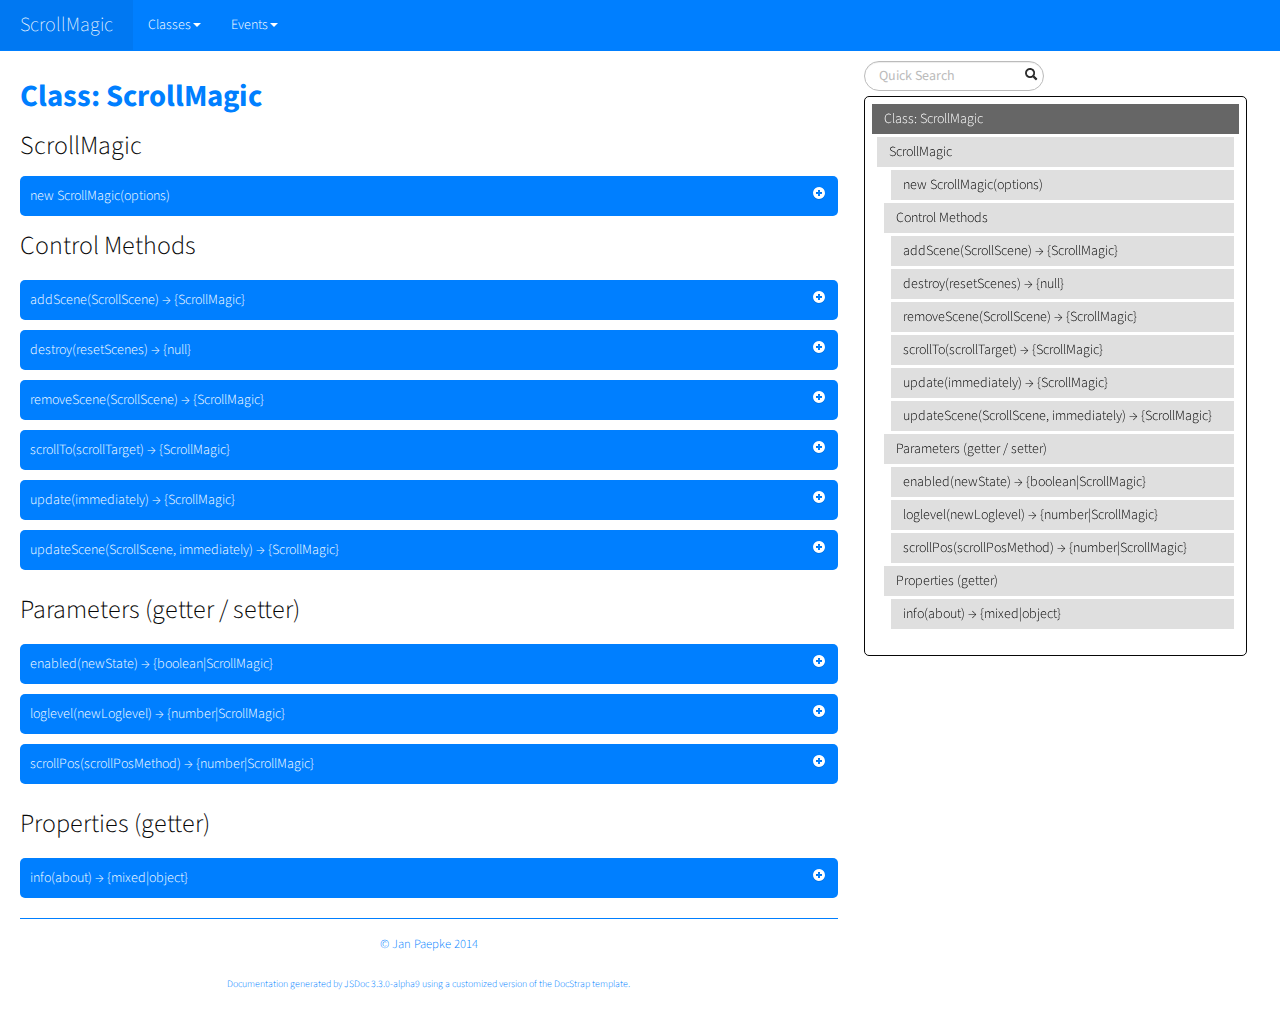
<file: assets/ScrollMagic-master/docs/ScrollMagic.html>
<!DOCTYPE html>

<html lang="en">
<head>
	<meta charset="utf-8">
	<title>ScrollMagic Class: ScrollMagic</title>
	
  <script src="scripts/prettify/prettify.js"> </script>
  <script src="scripts/prettify/lang-css.js"> </script>
	<!--[if lt IE 9]>
	<script src="//html5shiv.googlecode.com/svn/trunk/html5.js"></script>
	<![endif]-->
	<link type="text/css" rel="stylesheet" href="styles/sunlight.default.css">
	<link type="text/css" rel="stylesheet" href="styles/prettify-tomorrow.css">

	
	<link type="text/css" rel="stylesheet" href="styles/site.cosmo.css">
	
</head>

<body>
<div class="container-fluid">
	<div class="navbar navbar-fixed-top navbar-inverse">
		<div class="navbar-inner">
			<a class="brand" href="index.html">ScrollMagic</a>
			<ul class="nav">
				
				<li class="dropdown">
					<a href="classes.list.html" class="dropdown-toggle" data-toggle="dropdown">Classes<b
						class="caret"></b></a>

					<ul class="dropdown-menu ">
						
						<li>
							<a href="ScrollMagic.html">ScrollMagic</a>
						</li>
						
						<li>
							<a href="ScrollScene.html">ScrollScene</a>
						</li>
						

					</ul>
				</li>
				
				<li class="dropdown">
					<a href="events.list.html" class="dropdown-toggle" data-toggle="dropdown">Events<b
						class="caret"></b></a>

					<ul class="dropdown-menu ">
						
						<li>
							<a href="ScrollScene.html#event:change">change</a>
						</li>
						
						<li>
							<a href="ScrollScene.html#event:destroy">destroy</a>
						</li>
						
						<li>
							<a href="ScrollScene.html#event:end">end</a>
						</li>
						
						<li>
							<a href="ScrollScene.html#event:enter">enter</a>
						</li>
						
						<li>
							<a href="ScrollScene.html#event:leave">leave</a>
						</li>
						
						<li>
							<a href="ScrollScene.html#event:progress">progress</a>
						</li>
						
						<li>
							<a href="ScrollScene.html#event:shift">shift</a>
						</li>
						
						<li>
							<a href="ScrollScene.html#event:start">start</a>
						</li>
						
						<li>
							<a href="ScrollScene.html#event:update">update</a>
						</li>
						

					</ul>
				</li>
				
			</ul>
		</div>
	</div>

	<div class="row-fluid">

		
		<div class="span8">
			
				<div id="main">
					


	<h1 class="page-title">Class: ScrollMagic</h1>
<section>

<header>
    <h2>
    ScrollMagic
    </h2>
    
</header>

<article>
    <div class="container-overview">
    

    
        
<dt>
    <h4 class="name" id="ScrollMagic"><span class="type-signature"></span>new ScrollMagic<span class="signature">(<span class="optional">options</span>)</span><span class="type-signature"></span></h4>
    
    
</dt>
<dd>
    
    
    <div class="description">
        <p>The main class that is needed once per scroll container.</p>
    </div>
    

    
    
    
    
    
        <h5>Parameters:</h5>
        

<table class="params table table-striped">
    <thead>
	<tr>
		
		<th>Name</th>
		

		<th>Type</th>

		
		<th>Argument</th>
		

		

		<th class="last">Description</th>
	</tr>
	</thead>

	<tbody>
	

        <tr>
            
                <td class="name"><code>options</code></td>
            

            <td class="type">
            
                
<span class="param-type">object</span>


            
            </td>

            
                <td class="attributes">
                
                    &lt;optional><br>
                

                

                
                </td>
            

            

            <td class="description last"><p>An object containing one or more options for the controller.</p>
                <h6>Properties</h6>
                

<table class="params table table-striped">
    <thead>
	<tr>
		
		<th>Name</th>
		

		<th>Type</th>

		
		<th>Argument</th>
		

		
		<th>Default</th>
		

		<th class="last">Description</th>
	</tr>
	</thead>

	<tbody>
	

        <tr>
            
                <td class="name"><code>container</code></td>
            

            <td class="type">
            
                
<span class="param-type">string</span>
|

<span class="param-type">object</span>


            
            </td>

            
                <td class="attributes">
                
                    &lt;optional><br>
                

                

                
                </td>
            

            
                <td class="default">
                
                    window
                
                </td>
            

            <td class="description last"><p>A selector, DOM object or a jQuery object that references the main container for scrolling.</p></td>
        </tr>

	

        <tr>
            
                <td class="name"><code>vertical</code></td>
            

            <td class="type">
            
                
<span class="param-type">boolean</span>


            
            </td>

            
                <td class="attributes">
                
                    &lt;optional><br>
                

                

                
                </td>
            

            
                <td class="default">
                
                    true
                
                </td>
            

            <td class="description last"><p>Sets the scroll mode to vertical (<code>true</code>) or horizontal (<code>false</code>) scrolling.</p></td>
        </tr>

	

        <tr>
            
                <td class="name"><code>globalSceneOptions</code></td>
            

            <td class="type">
            
                
<span class="param-type">object</span>


            
            </td>

            
                <td class="attributes">
                
                    &lt;optional><br>
                

                

                
                </td>
            

            
                <td class="default">
                
                    {}
                
                </td>
            

            <td class="description last"><p>These options will be passed to every Scene that is added to the controller using the addScene method. For more information on Scene options see <a href="ScrollScene.html"><code>ScrollScene</code></a>.</p></td>
        </tr>

	

        <tr>
            
                <td class="name"><code>loglevel</code></td>
            

            <td class="type">
            
                
<span class="param-type">number</span>


            
            </td>

            
                <td class="attributes">
                
                    &lt;optional><br>
                

                

                
                </td>
            

            
                <td class="default">
                
                    2
                
                </td>
            

            <td class="description last"><p>Loglevel for debugging. Note that logging is disabled in the minified version of ScrollMagic.</p>
<ul>
<li><code>0</code> =&gt; silent</li>
<li><code>1</code> =&gt; errors</li>
<li><code>2</code> =&gt; errors, warnings</li>
<li><code>3</code> =&gt; errors, warnings, debuginfo</li>
</ul></td>
        </tr>

	

        <tr>
            
                <td class="name"><code>_refreshInterval</code></td>
            

            <td class="type">
            
                
<span class="param-type">boolean</span>


            
            </td>

            
                <td class="attributes">
                
                    &lt;optional><br>
                

                

                
                </td>
            

            
                <td class="default">
                
                    100
                
                </td>
            

            <td class="description last"><p>Some changes don't call events by default, like changing the container size or moving a scene trigger element.<br>                                                                                                              This interval polls these parameters to fire the necessary events.<br>                                                                                                              If you don't use custom containers, trigger elements or have static layouts, where the positions of the trigger elements don't change, you can set this to 0 disable interval checking and improve performance.</p></td>
        </tr>

	
	</tbody>
</table>

            </td>
        </tr>

	
	</tbody>
</table>

    
    
    
<dl class="details">
    

    

    

    

    

    

    

    

    

    
    <dt class="tag-source">Source:</dt>
    <dd class="tag-source"><ul class="dummy"><li>
        <a href="jquery.scrollmagic.js.html">jquery.scrollmagic.js</a>, <a href="jquery.scrollmagic.js.html#sunlight-1-line-55">line 55</a>
    </li></ul></dd>
    

    

    

    
</dl>

    
    

    

    
    
    
    
    
    
    
        <h5>Example</h5>
        
    <pre class="sunlight-highlight-javascript">// basic initializationvar controller = new ScrollMagic();// passing optionsvar controller = new ScrollMagic({container: "#myContainer", loglevel: 3});</pre>


    
</dd>

    
    </div>

    

    

    

    

    

    

    
        <h3 class="subsection-title">Control Methods</h3>

        <dl>
            
<dt>
    <h4 class="name" id="addScene"><span class="type-signature"></span>addScene<span class="signature">(ScrollScene)</span><span class="type-signature"> &rarr; {<a href="ScrollMagic.html">ScrollMagic</a>}</span></h4>
    
    
</dt>
<dd>
    
    
    <div class="description">
        <p>Add one ore more scene(s) to the controller.<br>This is the equivalent to <code>ScrollScene.addTo(controller)</code>.</p>
    </div>
    

    
    
    
    
    
        <h5>Parameters:</h5>
        

<table class="params table table-striped">
    <thead>
	<tr>
		
		<th>Name</th>
		

		<th>Type</th>

		

		

		<th class="last">Description</th>
	</tr>
	</thead>

	<tbody>
	

        <tr>
            
                <td class="name"><code>ScrollScene</code></td>
            

            <td class="type">
            
                
<span class="param-type"><a href="ScrollScene.html">ScrollScene</a></span>
|

<span class="param-type">array</span>


            
            </td>

            

            

            <td class="description last"><p>ScrollScene or Array of ScrollScenes to be added to the controller.</p></td>
        </tr>

	
	</tbody>
</table>

    
    
    
<dl class="details">
    

    

    

    

    

    

    

    

    

    
    <dt class="tag-source">Source:</dt>
    <dd class="tag-source"><ul class="dummy"><li>
        <a href="jquery.scrollmagic.js.html">jquery.scrollmagic.js</a>, <a href="jquery.scrollmagic.js.html#sunlight-1-line-263">line 263</a>
    </li></ul></dd>
    

    

    

    
</dl>

    
    

    

    
    
    
    
    
    <h5>Returns:</h5>
    
            
<div class="param-desc tag-returns">
    <p>Parent object for chaining.</p>

	{
<span class="param-type"><a href="ScrollMagic.html">ScrollMagic</a></span>

}

</div>


        
    
    
        <h5>Example</h5>
        
    <pre class="sunlight-highlight-javascript">// with a previously defined scenecontroller.addScene(scene);// with a newly created scene.controller.addScene(new ScrollScene({duration : 0}));// adding multiple scenescontroller.addScene([scene, scene2, new ScrollScene({duration : 0})]);</pre>


    
</dd>

        
            
<dt>
    <h4 class="name" id="destroy"><span class="type-signature"></span>destroy<span class="signature">(<span class="optional">resetScenes</span>)</span><span class="type-signature"> &rarr; {null}</span></h4>
    
    
</dt>
<dd>
    
    
    <div class="description">
        <p>Destroy the Controller, all Scenes and everything.</p>
    </div>
    

    
    
    
    
    
        <h5>Parameters:</h5>
        

<table class="params table table-striped">
    <thead>
	<tr>
		
		<th>Name</th>
		

		<th>Type</th>

		
		<th>Argument</th>
		

		
		<th>Default</th>
		

		<th class="last">Description</th>
	</tr>
	</thead>

	<tbody>
	

        <tr>
            
                <td class="name"><code>resetScenes</code></td>
            

            <td class="type">
            
                
<span class="param-type">boolean</span>


            
            </td>

            
                <td class="attributes">
                
                    &lt;optional><br>
                

                

                
                </td>
            

            
                <td class="default">
                
                    false
                
                </td>
            

            <td class="description last"><p>If <code>true</code> the pins and tweens (if existent) of all scenes will be reset.</p></td>
        </tr>

	
	</tbody>
</table>

    
    
    
<dl class="details">
    

    

    

    

    

    

    

    

    

    
    <dt class="tag-source">Source:</dt>
    <dd class="tag-source"><ul class="dummy"><li>
        <a href="jquery.scrollmagic.js.html">jquery.scrollmagic.js</a>, <a href="jquery.scrollmagic.js.html#sunlight-1-line-599">line 599</a>
    </li></ul></dd>
    

    

    

    
</dl>

    
    

    

    
    
    
    
    
    <h5>Returns:</h5>
    
            
<div class="param-desc tag-returns">
    <p>Null to unset handler variables.</p>

	{
<span class="param-type">null</span>

}

</div>


        
    
    
        <h5>Example</h5>
        
    <pre class="sunlight-highlight-javascript">// without resetting the scenescontroller = controller.destroy();// with scene resetcontroller = controller.destroy(true);</pre>


    
</dd>

        
            
<dt>
    <h4 class="name" id="removeScene"><span class="type-signature"></span>removeScene<span class="signature">(ScrollScene)</span><span class="type-signature"> &rarr; {<a href="ScrollMagic.html">ScrollMagic</a>}</span></h4>
    
    
</dt>
<dd>
    
    
    <div class="description">
        <p>Remove one ore more scene(s) from the controller.<br>This is the equivalent to <code>ScrollScene.remove()</code>.</p>
    </div>
    

    
    
    
    
    
        <h5>Parameters:</h5>
        

<table class="params table table-striped">
    <thead>
	<tr>
		
		<th>Name</th>
		

		<th>Type</th>

		

		

		<th class="last">Description</th>
	</tr>
	</thead>

	<tbody>
	

        <tr>
            
                <td class="name"><code>ScrollScene</code></td>
            

            <td class="type">
            
                
<span class="param-type"><a href="ScrollScene.html">ScrollScene</a></span>
|

<span class="param-type">array</span>


            
            </td>

            

            

            <td class="description last"><p>ScrollScene or Array of ScrollScenes to be removed from the controller.</p></td>
        </tr>

	
	</tbody>
</table>

    
    
    
<dl class="details">
    

    

    

    

    

    

    

    

    

    
    <dt class="tag-source">Source:</dt>
    <dd class="tag-source"><ul class="dummy"><li>
        <a href="jquery.scrollmagic.js.html">jquery.scrollmagic.js</a>, <a href="jquery.scrollmagic.js.html#sunlight-1-line-306">line 306</a>
    </li></ul></dd>
    

    

    

    
</dl>

    
    

    

    
    
    
    
    
    <h5>Returns:</h5>
    
            
<div class="param-desc tag-returns">
    <p>Parent object for chaining.</p>

	{
<span class="param-type"><a href="ScrollMagic.html">ScrollMagic</a></span>

}

</div>


        
    
    
        <h5>Example</h5>
        
    <pre class="sunlight-highlight-javascript">// remove a scene from the controllercontroller.removeScene(scene);// remove multiple scenes from the controllercontroller.removeScene([scene, scene2, scene3]);</pre>


    
</dd>

        
            
<dt>
    <h4 class="name" id="scrollTo"><span class="type-signature"></span>scrollTo<span class="signature">(<span class="optional">scrollTarget</span>)</span><span class="type-signature"> &rarr; {<a href="ScrollMagic.html">ScrollMagic</a>}</span></h4>
    
    
</dt>
<dd>
    
    
    <div class="description">
        <p>Scroll to a numeric scroll offset, a DOM element, the start of a scene or provide an alternate method for scrolling.<br>For vertical controllers it will change the top scroll offset and for horizontal applications it will change the left offset.</p>
    </div>
    

    
    
    
    
    
        <h5>Parameters:</h5>
        

<table class="params table table-striped">
    <thead>
	<tr>
		
		<th>Name</th>
		

		<th>Type</th>

		
		<th>Argument</th>
		

		

		<th class="last">Description</th>
	</tr>
	</thead>

	<tbody>
	

        <tr>
            
                <td class="name"><code>scrollTarget</code></td>
            

            <td class="type">
            
                
<span class="param-type">mixed</span>


            
            </td>

            
                <td class="attributes">
                
                    &lt;optional><br>
                

                

                
                </td>
            

            

            <td class="description last"><p>The supplied argument can be one of these types:</p>
<ol>
<li><code>number</code> -&gt; The container will scroll to this new scroll offset.</li>
<li><code>string</code> or <code>object</code> -&gt; Can be a selector, a DOM object or a jQuery element.<br>The container will scroll to the position of this element.</li>
<li><code>ScrollScene</code> -&gt; The container will scroll to the start of this scene.</li>
<li><code>function</code> -&gt; This function will be used as a callback for future scroll position modifications.<br>This provides a way for you to change the behaviour of scrolling and adding new behaviour like animation. The callback receives the new scroll position as a parameter and a reference to the container element using <code>this</code>.<br><em><strong>NOTE:</strong> All other options will still work as expected, using the new function to scroll.</em></li>
</ol></td>
        </tr>

	
	</tbody>
</table>

    
    
    
<dl class="details">
    

    

    
    <dt class="tag-since">Since:</dt>
    <dd class="tag-since"><ul class="dummy"><li>1.1.0</dd><br>
    

    

    

    

    

    

    

    
    <dt class="tag-source">Source:</dt>
    <dd class="tag-source"><ul class="dummy"><li>
        <a href="jquery.scrollmagic.js.html">jquery.scrollmagic.js</a>, <a href="jquery.scrollmagic.js.html#sunlight-1-line-425">line 425</a>
    </li></ul></dd>
    

    

    

    
</dl>

    
    

    

    
    
    
    
    
    <h5>Returns:</h5>
    
            
<div class="param-desc tag-returns">
    <p>Parent object for chaining.</p>

	{
<span class="param-type"><a href="ScrollMagic.html">ScrollMagic</a></span>

}

</div>


        
    
    
        <h5>Example</h5>
        
    <pre class="sunlight-highlight-javascript">// scroll to an offset of 100controller.scrollTo(100);// scroll to a DOM elementcontroller.scrollTo("#anchor");// scroll to the beginning of a scenevar scene = new ScrollScene({offset: 200});controller.scrollTo(scene);// define a new scroll position modification function (animate instead of jump)controller.scrollTo(function (newScrollPos) {	$("body").animate({scrollTop: newScrollPos});});</pre>


    
</dd>

        
            
<dt>
    <h4 class="name" id="update"><span class="type-signature"></span>update<span class="signature">(<span class="optional">immediately</span>)</span><span class="type-signature"> &rarr; {<a href="ScrollMagic.html">ScrollMagic</a>}</span></h4>
    
    
</dt>
<dd>
    
    
    <div class="description">
        <p>Updates the controller params and calls updateScene on every scene, that is attached to the controller.<br>See <code>ScrollMagic.updateScene()</code> for more information about what this means.<br>In most cases you will not need this function, as it is called constantly, whenever ScrollMagic detects a state change event, like resize or scroll.<br>The only application for this method is when ScrollMagic fails to detect these events.<br>One application is with some external scroll libraries (like iScroll) that move an internal container to a negative offset instead of actually scrolling. In this case the update on the controller needs to be called whenever the child container's position changes.
For this case there will also be the need to provide a custom function to calculate the correct scroll position. See <code>ScrollMagic.scrollPos()</code> for details.</p>
    </div>
    

    
    
    
    
    
        <h5>Parameters:</h5>
        

<table class="params table table-striped">
    <thead>
	<tr>
		
		<th>Name</th>
		

		<th>Type</th>

		
		<th>Argument</th>
		

		
		<th>Default</th>
		

		<th class="last">Description</th>
	</tr>
	</thead>

	<tbody>
	

        <tr>
            
                <td class="name"><code>immediately</code></td>
            

            <td class="type">
            
                
<span class="param-type">boolean</span>


            
            </td>

            
                <td class="attributes">
                
                    &lt;optional><br>
                

                

                
                </td>
            

            
                <td class="default">
                
                    false
                
                </td>
            

            <td class="description last"><p>If <code>true</code> the update will be instant, if <code>false</code> it will wait until next tweenmax tick (better performance)</p></td>
        </tr>

	
	</tbody>
</table>

    
    
    
<dl class="details">
    

    

    

    

    

    

    

    

    

    
    <dt class="tag-source">Source:</dt>
    <dd class="tag-source"><ul class="dummy"><li>
        <a href="jquery.scrollmagic.js.html">jquery.scrollmagic.js</a>, <a href="jquery.scrollmagic.js.html#sunlight-1-line-385">line 385</a>
    </li></ul></dd>
    

    

    

    
</dl>

    
    

    

    
    
    
    
    
    <h5>Returns:</h5>
    
            
<div class="param-desc tag-returns">
    <p>Parent object for chaining.</p>

	{
<span class="param-type"><a href="ScrollMagic.html">ScrollMagic</a></span>

}

</div>


        
    
    
        <h5>Example</h5>
        
    <pre class="sunlight-highlight-javascript">// update the controller on next tick (saves performance)controller.update();// update the controller immediatelycontroller.update(true);</pre>


    
</dd>

        
            
<dt>
    <h4 class="name" id="updateScene"><span class="type-signature"></span>updateScene<span class="signature">(ScrollScene, <span class="optional">immediately</span>)</span><span class="type-signature"> &rarr; {<a href="ScrollMagic.html">ScrollMagic</a>}</span></h4>
    
    
</dt>
<dd>
    
    
    <div class="description">
        <p>Update one ore more scene(s) according to the scroll position of the container.<br>This is the equivalent to <code>ScrollScene.update()</code>.<br>The update method calculates the scene's start and end position (based on the trigger element, trigger hook, duration and offset) and checks it against the current scroll position of the container.<br>It then updates the current scene state accordingly (or does nothing, if the state is already correct) – Pins will be set to their correct position and tweens will be updated to their correct progress.<br><em><strong>Note:</strong> This method gets called constantly whenever ScrollMagic detects a change. The only application for you is if you change something outside of the realm of ScrollMagic, like moving the trigger or changing tween parameters.</em></p>
    </div>
    

    
    
    
    
    
        <h5>Parameters:</h5>
        

<table class="params table table-striped">
    <thead>
	<tr>
		
		<th>Name</th>
		

		<th>Type</th>

		
		<th>Argument</th>
		

		
		<th>Default</th>
		

		<th class="last">Description</th>
	</tr>
	</thead>

	<tbody>
	

        <tr>
            
                <td class="name"><code>ScrollScene</code></td>
            

            <td class="type">
            
                
<span class="param-type"><a href="ScrollScene.html">ScrollScene</a></span>


            
            </td>

            
                <td class="attributes">
                

                

                
                </td>
            

            
                <td class="default">
                
                </td>
            

            <td class="description last"><p>ScrollScene or Array of ScrollScenes that is/are supposed to be updated.</p></td>
        </tr>

	

        <tr>
            
                <td class="name"><code>immediately</code></td>
            

            <td class="type">
            
                
<span class="param-type">boolean</span>


            
            </td>

            
                <td class="attributes">
                
                    &lt;optional><br>
                

                

                
                </td>
            

            
                <td class="default">
                
                    false
                
                </td>
            

            <td class="description last"><p>If <code>true</code> the update will be instant, if <code>false</code> it will wait until next tweenmax tick.<br>                                                   This is useful when changing multiple properties of the scene - this way it will only be updated once all new properties are set (onTick).</p></td>
        </tr>

	
	</tbody>
</table>

    
    
    
<dl class="details">
    

    

    

    

    

    

    

    

    

    
    <dt class="tag-source">Source:</dt>
    <dd class="tag-source"><ul class="dummy"><li>
        <a href="jquery.scrollmagic.js.html">jquery.scrollmagic.js</a>, <a href="jquery.scrollmagic.js.html#sunlight-1-line-345">line 345</a>
    </li></ul></dd>
    

    

    

    
</dl>

    
    

    

    
    
    
    
    
    <h5>Returns:</h5>
    
            
<div class="param-desc tag-returns">
    <p>Parent object for chaining.</p>

	{
<span class="param-type"><a href="ScrollMagic.html">ScrollMagic</a></span>

}

</div>


        
    
    
        <h5>Example</h5>
        
    <pre class="sunlight-highlight-javascript">// update a specific scene on next tickcontroller.updateScene(scene);// update a specific scene immediatelycontroller.updateScene(scene, true);// update multiple scenes scene on next tickcontroller.updateScene([scene1, scene2, scene3]);</pre>


    
</dd>

        </dl>
    
        <h3 class="subsection-title">Parameters (getter / setter)</h3>

        <dl>
            
<dt>
    <h4 class="name" id="enabled"><span class="type-signature"></span>enabled<span class="signature">(<span class="optional">newState</span>)</span><span class="type-signature"> &rarr; {boolean|<a href="ScrollMagic.html">ScrollMagic</a>}</span></h4>
    
    
</dt>
<dd>
    
    
    <div class="description">
        <p><strong>Get</strong> or <strong>Set</strong> the current enabled state of the controller.<br>This can be used to disable all Scenes connected to the controller without destroying or removing them.</p>
    </div>
    

    
    
    
    
    
        <h5>Parameters:</h5>
        

<table class="params table table-striped">
    <thead>
	<tr>
		
		<th>Name</th>
		

		<th>Type</th>

		
		<th>Argument</th>
		

		

		<th class="last">Description</th>
	</tr>
	</thead>

	<tbody>
	

        <tr>
            
                <td class="name"><code>newState</code></td>
            

            <td class="type">
            
                
<span class="param-type">boolean</span>


            
            </td>

            
                <td class="attributes">
                
                    &lt;optional><br>
                

                

                
                </td>
            

            

            <td class="description last"><p>The new enabled state of the controller <code>true</code> or <code>false</code>.</p></td>
        </tr>

	
	</tbody>
</table>

    
    
    
<dl class="details">
    

    

    

    

    

    

    

    

    

    
    <dt class="tag-source">Source:</dt>
    <dd class="tag-source"><ul class="dummy"><li>
        <a href="jquery.scrollmagic.js.html">jquery.scrollmagic.js</a>, <a href="jquery.scrollmagic.js.html#sunlight-1-line-575">line 575</a>
    </li></ul></dd>
    

    

    

    
</dl>

    
    

    

    
    
    
    
    
    <h5>Returns:</h5>
    
            
<div class="param-desc tag-returns">
    <p>Current enabled state or parent object for chaining.</p>

	{
<span class="param-type">boolean</span>
|

<span class="param-type"><a href="ScrollMagic.html">ScrollMagic</a></span>

}

</div>


        
    
    
        <h5>Example</h5>
        
    <pre class="sunlight-highlight-javascript">// get the current valuevar enabled = controller.enabled();// disable the controllercontroller.enabled(false);</pre>


    
</dd>

        
            
<dt>
    <h4 class="name" id="loglevel"><span class="type-signature"></span>loglevel<span class="signature">(<span class="optional">newLoglevel</span>)</span><span class="type-signature"> &rarr; {number|<a href="ScrollMagic.html">ScrollMagic</a>}</span></h4>
    
    
</dt>
<dd>
    
    
    <div class="description">
        <p><strong>Get</strong> or <strong>Set</strong> the current loglevel option value.</p>
    </div>
    

    
    
    
    
    
        <h5>Parameters:</h5>
        

<table class="params table table-striped">
    <thead>
	<tr>
		
		<th>Name</th>
		

		<th>Type</th>

		
		<th>Argument</th>
		

		

		<th class="last">Description</th>
	</tr>
	</thead>

	<tbody>
	

        <tr>
            
                <td class="name"><code>newLoglevel</code></td>
            

            <td class="type">
            
                
<span class="param-type">number</span>


            
            </td>

            
                <td class="attributes">
                
                    &lt;optional><br>
                

                

                
                </td>
            

            

            <td class="description last"><p>The new loglevel setting of the ScrollMagic controller. <code>[0-3]</code></p></td>
        </tr>

	
	</tbody>
</table>

    
    
    
<dl class="details">
    

    

    

    

    

    

    

    

    

    
    <dt class="tag-source">Source:</dt>
    <dd class="tag-source"><ul class="dummy"><li>
        <a href="jquery.scrollmagic.js.html">jquery.scrollmagic.js</a>, <a href="jquery.scrollmagic.js.html#sunlight-1-line-551">line 551</a>
    </li></ul></dd>
    

    

    

    
</dl>

    
    

    

    
    
    
    
    
    <h5>Returns:</h5>
    
            
<div class="param-desc tag-returns">
    <p>Current loglevel or parent object for chaining.</p>

	{
<span class="param-type">number</span>
|

<span class="param-type"><a href="ScrollMagic.html">ScrollMagic</a></span>

}

</div>


        
    
    
        <h5>Example</h5>
        
    <pre class="sunlight-highlight-javascript">// get the current valuevar loglevel = controller.loglevel();// set a new valuecontroller.loglevel(3);</pre>


    
</dd>

        
            
<dt>
    <h4 class="name" id="scrollPos"><span class="type-signature"></span>scrollPos<span class="signature">(<span class="optional">scrollPosMethod</span>)</span><span class="type-signature"> &rarr; {number|<a href="ScrollMagic.html">ScrollMagic</a>}</span></h4>
    
    
</dt>
<dd>
    
    
    <div class="description">
        <p><strong>Get</strong> the current scrollPosition or <strong>Set</strong> a new method to calculate it.<br>-&gt; <strong>GET</strong>:
When used as a getter this function will return the current scroll position.<br>To get a cached value use ScrollMagic.info(&quot;scrollPos&quot;), which will be updated on tick to save on performance.<br>For vertical controllers it will return the top scroll offset and for horizontal applications it will return the left offset.</p>
<p>-&gt; <strong>SET</strong>:
When used as a setter this method prodes a way to permanently overwrite the controller's scroll position calculation.<br>A typical usecase is when the scroll position is not reflected by the containers scrollTop or scrollLeft values, but for example by the inner offset of a child container.<br>Moving a child container inside a parent is a commonly used method for several scrolling frameworks, including iScroll.<br>By providing an alternate calculation function you can make sure ScrollMagic receives the correct scroll position.<br>Please also bear in mind that your function should return y values for vertical scrolls an x for horizontals.</p>
<p>To change the current scroll position please use <code>ScrollMagic.scrollTo()</code>.</p>
    </div>
    

    
    
    
    
    
        <h5>Parameters:</h5>
        

<table class="params table table-striped">
    <thead>
	<tr>
		
		<th>Name</th>
		

		<th>Type</th>

		
		<th>Argument</th>
		

		

		<th class="last">Description</th>
	</tr>
	</thead>

	<tbody>
	

        <tr>
            
                <td class="name"><code>scrollPosMethod</code></td>
            

            <td class="type">
            
                
<span class="param-type">function</span>


            
            </td>

            
                <td class="attributes">
                
                    &lt;optional><br>
                

                

                
                </td>
            

            

            <td class="description last"><p>The function to be used for the scroll position calculation of the container.</p></td>
        </tr>

	
	</tbody>
</table>

    
    
    
<dl class="details">
    

    

    

    

    

    

    

    

    

    
    <dt class="tag-source">Source:</dt>
    <dd class="tag-source"><ul class="dummy"><li>
        <a href="jquery.scrollmagic.js.html">jquery.scrollmagic.js</a>, <a href="jquery.scrollmagic.js.html#sunlight-1-line-485">line 485</a>
    </li></ul></dd>
    

    

    

    
</dl>

    
    

    

    
    
    
    
    
    <h5>Returns:</h5>
    
            
<div class="param-desc tag-returns">
    <p>Current scroll position or parent object for chaining.</p>

	{
<span class="param-type">number</span>
|

<span class="param-type"><a href="ScrollMagic.html">ScrollMagic</a></span>

}

</div>


        
    
    
        <h5>Example</h5>
        
    <pre class="sunlight-highlight-javascript">// get the current scroll Positionvar scrollPos = controller.scrollPos();// set a new scroll position calculation methodcontroller.scrollPos(function () {	return this.info("vertical") ? -$mychildcontainer.y : -$mychildcontainer.x});</pre>


    
</dd>

        </dl>
    
        <h3 class="subsection-title">Properties (getter)</h3>

        <dl>
            
<dt>
    <h4 class="name" id="info"><span class="type-signature"></span>info<span class="signature">(<span class="optional">about</span>)</span><span class="type-signature"> &rarr; {mixed|object}</span></h4>
    
    
</dt>
<dd>
    
    
    <div class="description">
        <p><strong>Get</strong> all infos or one in particular about the controller.</p>
    </div>
    

    
    
    
    
    
        <h5>Parameters:</h5>
        

<table class="params table table-striped">
    <thead>
	<tr>
		
		<th>Name</th>
		

		<th>Type</th>

		
		<th>Argument</th>
		

		

		<th class="last">Description</th>
	</tr>
	</thead>

	<tbody>
	

        <tr>
            
                <td class="name"><code>about</code></td>
            

            <td class="type">
            
                
<span class="param-type">string</span>


            
            </td>

            
                <td class="attributes">
                
                    &lt;optional><br>
                

                

                
                </td>
            

            

            <td class="description last"><p>If passed only this info will be returned instead of an object containing all.<br>                                      Valid options are:</p>
<ul>
<li><code>&quot;size&quot;</code> =&gt; the current viewport size of the container</li>
<li><code>&quot;vertical&quot;</code> =&gt; true if vertical scrolling, otherwise false</li>
<li><code>&quot;scrollPos&quot;</code> =&gt; the current scroll position</li>
<li><code>&quot;scrollDirection&quot;</code> =&gt; the last known direction of the scroll</li>
<li><code>&quot;container&quot;</code> =&gt; the container element</li>
<li><code>&quot;isDocument&quot;</code> =&gt; true if container element is the document.</li>
</ul></td>
        </tr>

	
	</tbody>
</table>

    
    
    
<dl class="details">
    

    

    

    

    

    

    

    

    

    
    <dt class="tag-source">Source:</dt>
    <dd class="tag-source"><ul class="dummy"><li>
        <a href="jquery.scrollmagic.js.html">jquery.scrollmagic.js</a>, <a href="jquery.scrollmagic.js.html#sunlight-1-line-518">line 518</a>
    </li></ul></dd>
    

    

    

    
</dl>

    
    

    

    
    
    
    
    
    <h5>Returns:</h5>
    
            
<div class="param-desc tag-returns">
    <p>The requested info(s).</p>

	{
<span class="param-type">mixed</span>
|

<span class="param-type">object</span>

}

</div>


        
    
    
        <h5>Example</h5>
        
    <pre class="sunlight-highlight-javascript">// returns the current scroll position (number)var scrollPos = controller.info("scrollPos");// returns all infos as an objectvar infos = controller.info();</pre>


    
</dd>

        </dl>
    

    

    
</article>

</section>




				</div>

				<div class="clearfix"></div>
				<footer>
					
					
		<span class="copyright">
		© Jan Paepke 2014
		</span>
					<br />
					
		<span class="jsdoc-message">
		Documentation generated by <a href="https://github.com/jsdoc3/jsdoc" target="_blank">JSDoc 3.3.0-alpha9</a>
		using a customized version of the <a href="https://github.com/terryweiss/docstrap" target="_blank">DocStrap template</a>.
		</span>
				</footer>
			</div>

			
			<div class="span3">
				<div id="toc"></div>
			</div>
			
			<br clear="both">
		</div>

	</div>
	<script src="scripts/sunlight.js"></script>
	<script src="scripts/sunlight.javascript.js"></script>
	<script src="scripts/sunlight-plugin.doclinks.js"></script>
	<script src="scripts/sunlight-plugin.linenumbers.js"></script>
	<script src="scripts/sunlight-plugin.menu.js"></script>
	<script src="scripts/jquery.min.js"></script>
	<script src="scripts/jquery.scrollTo.js"></script>
	<script src="scripts/jquery.localScroll.js"></script>
	<script src="scripts/bootstrap-dropdown.js"></script>
	<script src="scripts/toc.js"></script>

	<script> prettyPrint(); </script>
	<script>  Sunlight.highlightAll({lineNumbers:true,  showMenu: true, enableDoclinks :true}); </script>

	<script>
		function openDeeplinkedElement (skipAni) {
			$("dt h4.member-collapsed[id='" + window.location.hash.substring(1).replace(":", "\\:") +"']").trigger("click", skipAni);
		}
		$( function () {
			$( "#toc" ).toc( {
			    anchorName  : function(i, heading, prefix) {
					return $(heading).attr("id") || ( prefix + i );
				},
				selectors   : "h1:visible,h2:visible,h3:visible,h4:visible",
				onScrollFinish : openDeeplinkedElement,
				highlightOffset : 10,
				scrollOffset: 60
			} );
			$( "#toc>ul" ).addClass( "nav nav-pills nav-stacked" );
			$( "#main span[id^='toc']" ).addClass( "toc-shim" );

		} );
	</script>

	
	<script>
		$( function () {
			// $('#main').localScroll({
			// 	offset: { top: 56 } //offset by the height of your header (give or take a few px, see what works for you)
			// });
			// workaround for anchors below header...
			window.setTimeout(function () {
				$(document).scrollTop($(document).scrollTop()-60);
			}, 1)
			
			var hash = window.location.hash.substring(1).replace(":", "\\:");
			$( "dt h4.name" ).each( function () {
				var $this = $( this );
				var icon = $( "<i/>" ).addClass( "icon-plus-sign" ).addClass( "pull-right" ).addClass( "icon-white" );
				var dt = $this.parents( "dt" );
				var children = dt.next( "dd" );

				$this.append( icon ).css( {cursor : "pointer"} );
				$this.addClass( "member-collapsed" ).addClass( "member" );
				if (hash != $this.attr("id")) {
					children.hide();
				}
				$this.toggle( function (e, skipAni) {
					var scrollPos = $(document).scrollTop();
					window.location.hash = $(this).attr("id");
					$(document).scrollTop(scrollPos);
					icon.addClass( "icon-minus-sign" ).removeClass( "icon-plus-sign" ).removeClass( "icon-white" );
					$this.addClass( "member-open" ).removeClass( "member-collapsed" );
					children.slideDown(skipAni ? 0 : undefined);
				}, function () {
					icon.addClass( "icon-plus-sign" ).removeClass( "icon-minus-sign" ).addClass( "icon-white" );
					$this.addClass( "member-collapsed" ).removeClass( "member-open" );
					children.slideUp();
				} );
			} );
			// open if deeplinked
			if (hash.length > 0)
				openDeeplinkedElement(true);
		} );
	</script>
	

	<script>
		(function(i,s,o,g,r,a,m){i['GoogleAnalyticsObject']=r;i[r]=i[r]||function(){
		(i[r].q=i[r].q||[]).push(arguments)},i[r].l=1*new Date();a=s.createElement(o),
		m=s.getElementsByTagName(o)[0];a.async=1;a.src=g;m.parentNode.insertBefore(a,m)
		})(window,document,'script','//www.google-analytics.com/analytics.js','ga');
		ga('create', 'UA-37524344-3', 'janpaepke.github.io');
		ga('send', 'pageview');
	</script>
</body>
</html>
</file>
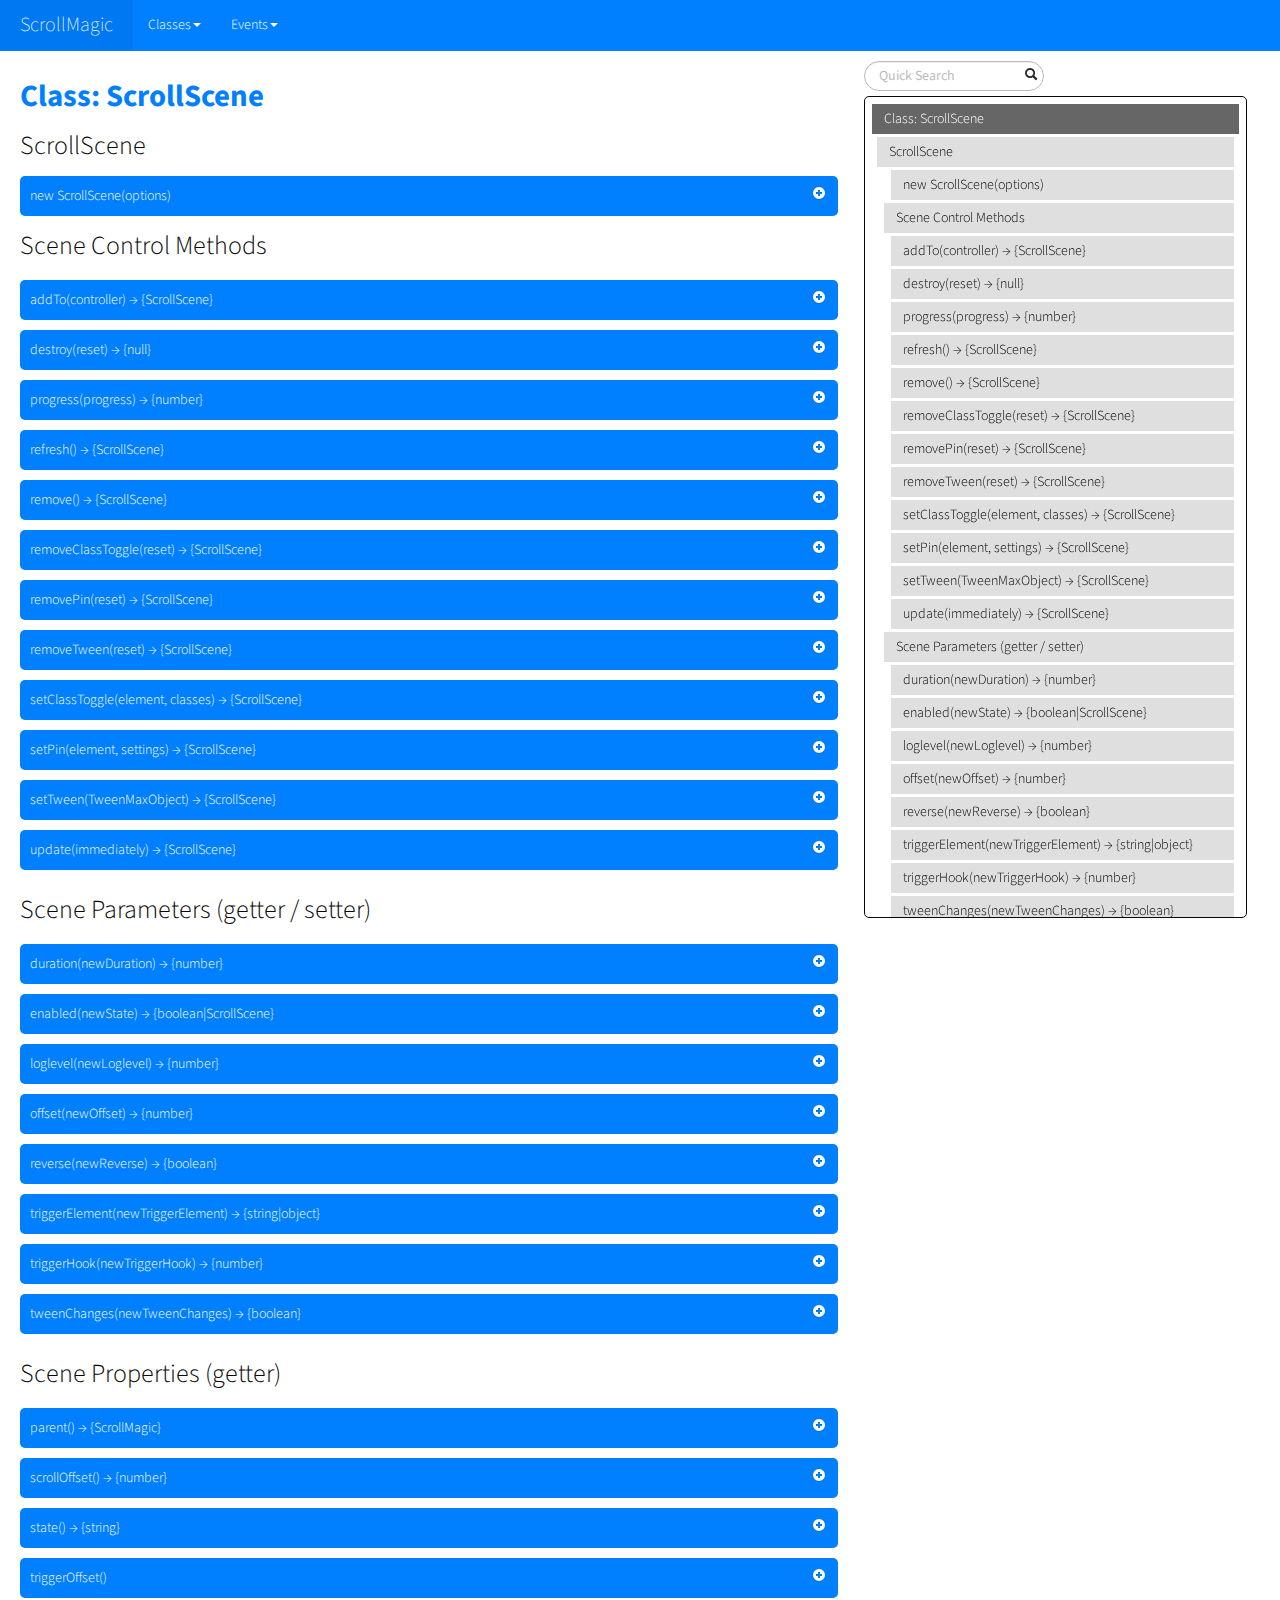
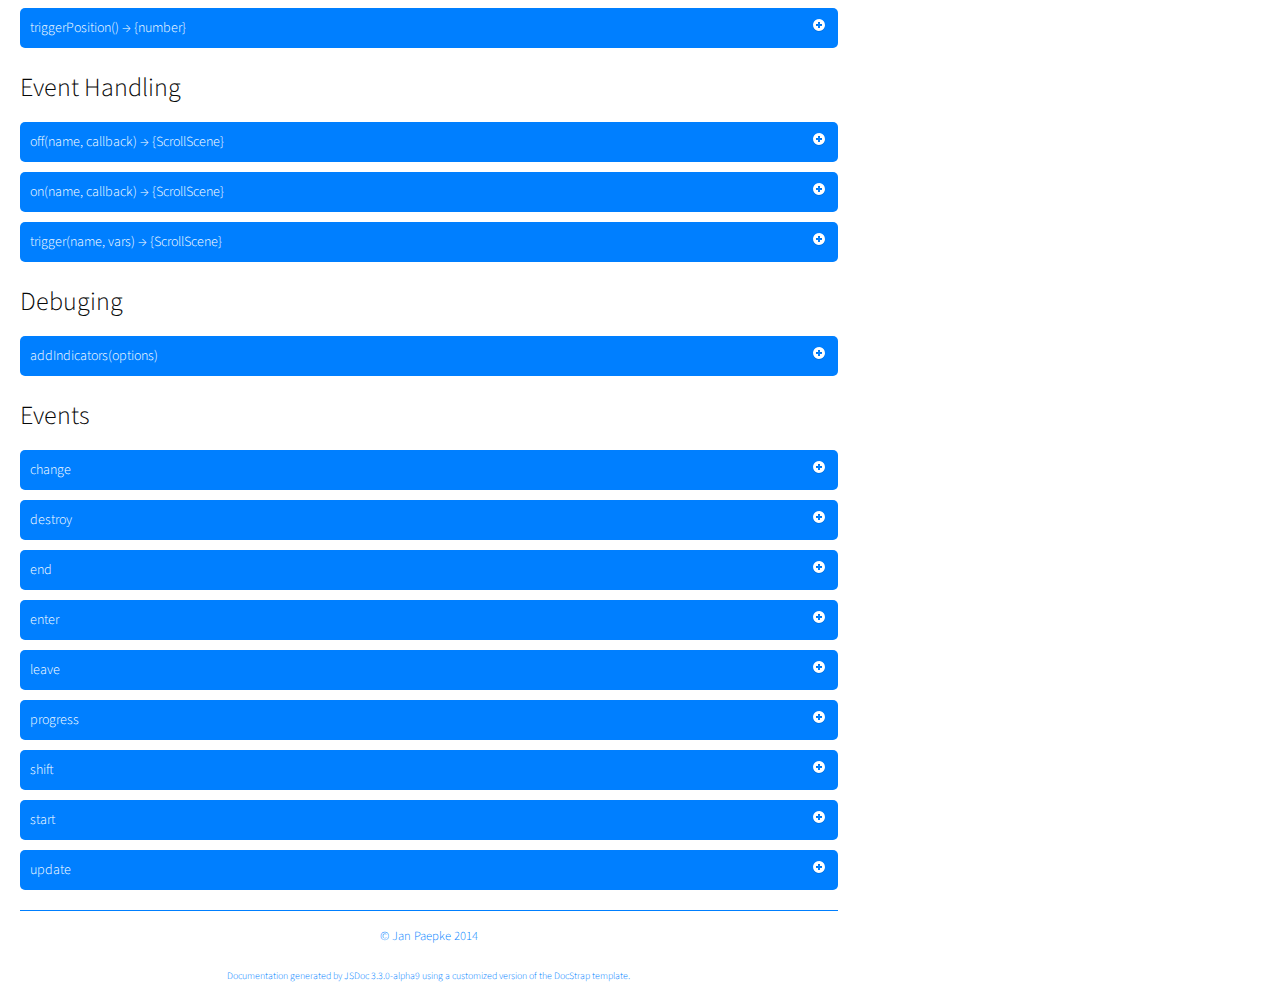
<file: assets/ScrollMagic-master/docs/ScrollScene.html>
<!DOCTYPE html>

<html lang="en">
<head>
	<meta charset="utf-8">
	<title>ScrollMagic Class: ScrollScene</title>
	
  <script src="scripts/prettify/prettify.js"> </script>
  <script src="scripts/prettify/lang-css.js"> </script>
	<!--[if lt IE 9]>
	<script src="//html5shiv.googlecode.com/svn/trunk/html5.js"></script>
	<![endif]-->
	<link type="text/css" rel="stylesheet" href="styles/sunlight.default.css">
	<link type="text/css" rel="stylesheet" href="styles/prettify-tomorrow.css">

	
	<link type="text/css" rel="stylesheet" href="styles/site.cosmo.css">
	
</head>

<body>
<div class="container-fluid">
	<div class="navbar navbar-fixed-top navbar-inverse">
		<div class="navbar-inner">
			<a class="brand" href="index.html">ScrollMagic</a>
			<ul class="nav">
				
				<li class="dropdown">
					<a href="classes.list.html" class="dropdown-toggle" data-toggle="dropdown">Classes<b
						class="caret"></b></a>

					<ul class="dropdown-menu ">
						
						<li>
							<a href="ScrollMagic.html">ScrollMagic</a>
						</li>
						
						<li>
							<a href="ScrollScene.html">ScrollScene</a>
						</li>
						

					</ul>
				</li>
				
				<li class="dropdown">
					<a href="events.list.html" class="dropdown-toggle" data-toggle="dropdown">Events<b
						class="caret"></b></a>

					<ul class="dropdown-menu ">
						
						<li>
							<a href="ScrollScene.html#event:change">change</a>
						</li>
						
						<li>
							<a href="ScrollScene.html#event:destroy">destroy</a>
						</li>
						
						<li>
							<a href="ScrollScene.html#event:end">end</a>
						</li>
						
						<li>
							<a href="ScrollScene.html#event:enter">enter</a>
						</li>
						
						<li>
							<a href="ScrollScene.html#event:leave">leave</a>
						</li>
						
						<li>
							<a href="ScrollScene.html#event:progress">progress</a>
						</li>
						
						<li>
							<a href="ScrollScene.html#event:shift">shift</a>
						</li>
						
						<li>
							<a href="ScrollScene.html#event:start">start</a>
						</li>
						
						<li>
							<a href="ScrollScene.html#event:update">update</a>
						</li>
						

					</ul>
				</li>
				
			</ul>
		</div>
	</div>

	<div class="row-fluid">

		
		<div class="span8">
			
				<div id="main">
					


	<h1 class="page-title">Class: ScrollScene</h1>
<section>

<header>
    <h2>
    ScrollScene
    </h2>
    
</header>

<article>
    <div class="container-overview">
    

    
        
<dt>
    <h4 class="name" id="ScrollScene"><span class="type-signature"></span>new ScrollScene<span class="signature">(<span class="optional">options</span>)</span><span class="type-signature"></span></h4>
    
    
</dt>
<dd>
    
    
    <div class="description">
        <p>A ScrollScene defines where the controller should react and how.</p>
    </div>
    

    
    
    
    
    
        <h5>Parameters:</h5>
        

<table class="params table table-striped">
    <thead>
	<tr>
		
		<th>Name</th>
		

		<th>Type</th>

		
		<th>Argument</th>
		

		

		<th class="last">Description</th>
	</tr>
	</thead>

	<tbody>
	

        <tr>
            
                <td class="name"><code>options</code></td>
            

            <td class="type">
            
                
<span class="param-type">object</span>


            
            </td>

            
                <td class="attributes">
                
                    &lt;optional><br>
                

                

                
                </td>
            

            

            <td class="description last"><p>Options for the Scene. The options can be updated at any time.<br>                                    Instead of setting the options for each scene individually you can also set them globally in the controller as the controllers <code>globalSceneOptions</code> option. The object accepts the same properties as the ones below.<br>                                    When a scene is added to the controller the options defined using the ScrollScene constructor will be overwritten by those set in <code>globalSceneOptions</code>.</p>
                <h6>Properties</h6>
                

<table class="params table table-striped">
    <thead>
	<tr>
		
		<th>Name</th>
		

		<th>Type</th>

		
		<th>Argument</th>
		

		
		<th>Default</th>
		

		<th class="last">Description</th>
	</tr>
	</thead>

	<tbody>
	

        <tr>
            
                <td class="name"><code>duration</code></td>
            

            <td class="type">
            
                
<span class="param-type">number</span>
|

<span class="param-type">function</span>


            
            </td>

            
                <td class="attributes">
                
                    &lt;optional><br>
                

                

                
                </td>
            

            
                <td class="default">
                
                    0
                
                </td>
            

            <td class="description last"><p>The duration of the scene. 
                                               If <code>0</code> tweens will auto-play when reaching the scene start point, pins will be pinned indefinetly starting at the start position.<br>                                               A function retuning the duration value is also supported. Please see <code>ScrollScene.duration()</code> for details.</p></td>
        </tr>

	

        <tr>
            
                <td class="name"><code>offset</code></td>
            

            <td class="type">
            
                
<span class="param-type">number</span>


            
            </td>

            
                <td class="attributes">
                
                    &lt;optional><br>
                

                

                
                </td>
            

            
                <td class="default">
                
                    0
                
                </td>
            

            <td class="description last"><p>Offset Value for the Trigger Position. If no triggerElement is defined this will be the scroll distance from the start of the page, after which the scene will start.</p></td>
        </tr>

	

        <tr>
            
                <td class="name"><code>triggerElement</code></td>
            

            <td class="type">
            
                
<span class="param-type">string</span>
|

<span class="param-type">object</span>


            
            </td>

            
                <td class="attributes">
                
                    &lt;optional><br>
                

                

                
                </td>
            

            
                <td class="default">
                
                    null
                
                </td>
            

            <td class="description last"><p>Selector, DOM object or jQuery Object that defines the start of the scene. If undefined the scene will start right at the start of the page (unless an offset is set).</p></td>
        </tr>

	

        <tr>
            
                <td class="name"><code>triggerHook</code></td>
            

            <td class="type">
            
                
<span class="param-type">number</span>
|

<span class="param-type">string</span>


            
            </td>

            
                <td class="attributes">
                
                    &lt;optional><br>
                

                

                
                </td>
            

            
                <td class="default">
                
                    "onCenter"
                
                </td>
            

            <td class="description last"><p>Can be a number between 0 and 1 defining the position of the trigger Hook in relation to the viewport.<br>                                                                   Can also be defined using a string:</p>
<ul>
<li><code>&quot;onEnter&quot;</code> =&gt; <code>1</code></li>
<li><code>&quot;onCenter&quot;</code> =&gt; <code>0.5</code></li>
<li><code>&quot;onLeave&quot;</code> =&gt; <code>0</code></li>
</ul></td>
        </tr>

	

        <tr>
            
                <td class="name"><code>reverse</code></td>
            

            <td class="type">
            
                
<span class="param-type">boolean</span>


            
            </td>

            
                <td class="attributes">
                
                    &lt;optional><br>
                

                

                
                </td>
            

            
                <td class="default">
                
                    true
                
                </td>
            

            <td class="description last"><p>Should the scene reverse, when scrolling up?</p></td>
        </tr>

	

        <tr>
            
                <td class="name"><code>tweenChanges</code></td>
            

            <td class="type">
            
                
<span class="param-type">boolean</span>


            
            </td>

            
                <td class="attributes">
                
                    &lt;optional><br>
                

                

                
                </td>
            

            
                <td class="default">
                
                    false
                
                </td>
            

            <td class="description last"><p>Tweens Animation to the progress target instead of setting it.<br>                                                        Does not affect animations where duration is <code>0</code>.</p></td>
        </tr>

	

        <tr>
            
                <td class="name"><code>loglevel</code></td>
            

            <td class="type">
            
                
<span class="param-type">number</span>


            
            </td>

            
                <td class="attributes">
                
                    &lt;optional><br>
                

                

                
                </td>
            

            
                <td class="default">
                
                    2
                
                </td>
            

            <td class="description last"><p>Loglevel for debugging. Note that logging is disabled in the minified version of ScrollMagic.</p>
<ul>
<li><code>0</code> =&gt; silent</li>
<li><code>1</code> =&gt; errors</li>
<li><code>2</code> =&gt; errors, warnings</li>
<li><code>3</code> =&gt; errors, warnings, debuginfo</li>
</ul></td>
        </tr>

	
	</tbody>
</table>

            </td>
        </tr>

	
	</tbody>
</table>

    
    
    
<dl class="details">
    

    

    

    

    

    

    

    

    

    
    <dt class="tag-source">Source:</dt>
    <dd class="tag-source"><ul class="dummy"><li>
        <a href="jquery.scrollmagic.js.html">jquery.scrollmagic.js</a>, <a href="jquery.scrollmagic.js.html#sunlight-1-line-662">line 662</a>
    </li></ul></dd>
    

    

    

    
</dl>

    
    

    

    
    
    
    
    
    
    
        <h5>Example</h5>
        
    <pre class="sunlight-highlight-javascript">// create a standard scene and add it to a controllernew ScrollScene()		.addTo(controller);// create a scene with custom options and assign a handler to it.var scene = new ScrollScene({		duration: 100,		offset: 200,		triggerHook: "onEnter",		reverse: false});</pre>


    
</dd>

    
    </div>

    

    

    

    

    

    

    
        <h3 class="subsection-title">Scene Control Methods</h3>

        <dl>
            
<dt>
    <h4 class="name" id="addTo"><span class="type-signature"></span>addTo<span class="signature">(controller)</span><span class="type-signature"> &rarr; {<a href="ScrollScene.html">ScrollScene</a>}</span></h4>
    
    
</dt>
<dd>
    
    
    <div class="description">
        <p>Add the scene to a controller.<br>This is the equivalent to <code>ScrollMagic.addScene(scene)</code>.</p>
    </div>
    

    
    
    
    
    
        <h5>Parameters:</h5>
        

<table class="params table table-striped">
    <thead>
	<tr>
		
		<th>Name</th>
		

		<th>Type</th>

		

		

		<th class="last">Description</th>
	</tr>
	</thead>

	<tbody>
	

        <tr>
            
                <td class="name"><code>controller</code></td>
            

            <td class="type">
            
                
<span class="param-type"><a href="ScrollMagic.html">ScrollMagic</a></span>


            
            </td>

            

            

            <td class="description last"><p>The controller to which the scene should be added.</p></td>
        </tr>

	
	</tbody>
</table>

    
    
    
<dl class="details">
    

    

    

    

    

    

    

    

    

    
    <dt class="tag-source">Source:</dt>
    <dd class="tag-source"><ul class="dummy"><li>
        <a href="jquery.scrollmagic.js.html">jquery.scrollmagic.js</a>, <a href="jquery.scrollmagic.js.html#sunlight-1-line-1987">line 1987</a>
    </li></ul></dd>
    

    

    

    
</dl>

    
    

    

    
    
    
    
    
    <h5>Returns:</h5>
    
            
<div class="param-desc tag-returns">
    <p>Parent object for chaining.</p>

	{
<span class="param-type"><a href="ScrollScene.html">ScrollScene</a></span>

}

</div>


        
    
    
        <h5>Example</h5>
        
    <pre class="sunlight-highlight-javascript">// add a scene to a ScrollMagic controllerscene.addTo(controller);</pre>


    
</dd>

        
            
<dt>
    <h4 class="name" id="destroy"><span class="type-signature"></span>destroy<span class="signature">(<span class="optional">reset</span>)</span><span class="type-signature"> &rarr; {null}</span></h4>
    
    
</dt>
<dd>
    
    
    <div class="description">
        <p>Destroy the scene and everything.</p>
    </div>
    

    
    
    
    
    
        <h5>Parameters:</h5>
        

<table class="params table table-striped">
    <thead>
	<tr>
		
		<th>Name</th>
		

		<th>Type</th>

		
		<th>Argument</th>
		

		
		<th>Default</th>
		

		<th class="last">Description</th>
	</tr>
	</thead>

	<tbody>
	

        <tr>
            
                <td class="name"><code>reset</code></td>
            

            <td class="type">
            
                
<span class="param-type">boolean</span>


            
            </td>

            
                <td class="attributes">
                
                    &lt;optional><br>
                

                

                
                </td>
            

            
                <td class="default">
                
                    false
                
                </td>
            

            <td class="description last"><p>If <code>true</code> the pin and tween (if existent) will be reset.</p></td>
        </tr>

	
	</tbody>
</table>

    
    
    
<dl class="details">
    

    

    

    

    

    

    

    

    

    
    <dt class="tag-source">Source:</dt>
    <dd class="tag-source"><ul class="dummy"><li>
        <a href="jquery.scrollmagic.js.html">jquery.scrollmagic.js</a>, <a href="jquery.scrollmagic.js.html#sunlight-1-line-2075">line 2075</a>
    </li></ul></dd>
    

    

    

    
</dl>

    
    

    

    
    
    
    
    
    <h5>Returns:</h5>
    
            
<div class="param-desc tag-returns">
    <p>Null to unset handler variables.</p>

	{
<span class="param-type">null</span>

}

</div>


        
    
    
        <h5>Example</h5>
        
    <pre class="sunlight-highlight-javascript">// destroy the scene without resetting the pin and tween to their initial positionsscene = scene.destroy();// destroy the scene and reset the pin and tweenscene = scene.destroy(true);</pre>


    
</dd>

        
            
<dt>
    <h4 class="name" id="progress"><span class="type-signature"></span>progress<span class="signature">(<span class="optional">progress</span>)</span><span class="type-signature"> &rarr; {number}</span></h4>
    
    
</dt>
<dd>
    
    
    <div class="description">
        <p><strong>Get</strong> or <strong>Set</strong> the scene's progress.<br>Usually it shouldn't be necessary to use this as a setter, as it is set automatically by scene.update().<br>The order in which the events are fired depends on the duration of the scene:</p>
<ol>
<li>Scenes with <code>duration == 0</code>:<br>Scenes that have no duration by definition have no ending. Thus the <code>end</code> event will never be fired.<br>When the trigger position of the scene is passed the events are always fired in this order:<br><code>enter</code>, <code>start</code>, <code>progress</code> when scrolling forward<br>and<br><code>progress</code>, <code>start</code>, <code>leave</code> when scrolling in reverse</li>
<li>Scenes with <code>duration &gt; 0</code>:<br>Scenes with a set duration have a defined start and end point.<br>When scrolling past the start position of the scene it will fire these events in this order:<br><code>enter</code>, <code>start</code>, <code>progress</code><br>When continuing to scroll and passing the end point it will fire these events:<br><code>progress</code>, <code>end</code>, <code>leave</code><br>When reversing through the end point these events are fired:<br><code>enter</code>, <code>end</code>, <code>progress</code><br>And when continuing to scroll past the start position in reverse it will fire:<br><code>progress</code>, <code>start</code>, <code>leave</code><br>In between start and end the <code>progress</code> event will be called constantly, whenever the progress changes.</li>
</ol>
<p>In short:<br><code>enter</code> events will always trigger <strong>before</strong> the progress update and <code>leave</code> envents will trigger <strong>after</strong> the progress update.<br><code>start</code> and <code>end</code> will always trigger at their respective position.</p>
<p>Please review the event descriptions for details on the events and the event object that is passed to the callback.</p>
    </div>
    

    
    
    
    
    
        <h5>Parameters:</h5>
        

<table class="params table table-striped">
    <thead>
	<tr>
		
		<th>Name</th>
		

		<th>Type</th>

		
		<th>Argument</th>
		

		

		<th class="last">Description</th>
	</tr>
	</thead>

	<tbody>
	

        <tr>
            
                <td class="name"><code>progress</code></td>
            

            <td class="type">
            
                
<span class="param-type">number</span>


            
            </td>

            
                <td class="attributes">
                
                    &lt;optional><br>
                

                

                
                </td>
            

            

            <td class="description last"><p>The new progress value of the scene <code>[0-1]</code>.</p></td>
        </tr>

	
	</tbody>
</table>

    
    
    
<dl class="details">
    

    

    

    

    

    

    

    

    

    
    <dt class="tag-source">Source:</dt>
    <dd class="tag-source"><ul class="dummy"><li>
        <a href="jquery.scrollmagic.js.html">jquery.scrollmagic.js</a>, <a href="jquery.scrollmagic.js.html#sunlight-1-line-1615">line 1615</a>
    </li></ul></dd>
    

    

    

    
</dl>

    
    
    <h5>Fires:</h5>
    <ul>
        <li><a href="ScrollScene.html#event:enter"><code>ScrollScene.event:enter</code></a>, when used as setter</li>
    
        <li><a href="ScrollScene.html#event:start"><code>ScrollScene.event:start</code></a>, when used as setter</li>
    
        <li><a href="ScrollScene.html#event:progress"><code>ScrollScene.event:progress</code></a>, when used as setter</li>
    
        <li><a href="ScrollScene.html#event:end"><code>ScrollScene.event:end</code></a>, when used as setter</li>
    
        <li><a href="ScrollScene.html#event:leave"><code>ScrollScene.event:leave</code></a>, when used as setter</li>
    </ul>
    

    

    
    
    
    
    
    <h5>Returns:</h5>
    <ul>
            <li>
<div class="param-desc tag-returns">
    <p><code>get</code> -  Current scene progress.</p>

	{
<span class="param-type">number</span>

}

</div>

</li>
        
            <li>
<div class="param-desc tag-returns">
    <p><code>set</code> -  Parent object for chaining.</p>

	{
<span class="param-type"><a href="ScrollScene.html">ScrollScene</a></span>

}

</div>

</li>
        </ul>
    
    
        <h5>Example</h5>
        
    <pre class="sunlight-highlight-javascript">// get the current scene progressvar progress = scene.progress();// set new scene progressscene.progress(0.3);</pre>


    
</dd>

        
            
<dt>
    <h4 class="name" id="refresh"><span class="type-signature"></span>refresh<span class="signature">()</span><span class="type-signature"> &rarr; {<a href="ScrollScene.html">ScrollScene</a>}</span></h4>
    
    
</dt>
<dd>
    
    
    <div class="description">
        <p>Updates dynamic scene variables like the trigger element position or the duration.
This method is automatically called in regular intervals from the controller. See <a href="ScrollMagic.html"><code>ScrollMagic</code></a> option <code>refreshInterval</code>.</p>
<p>You can call it to minimize lag, for example when you intentionally change the position of the triggerElement.
If you don't it will simply be updated in the next refresh interval of the container, which is usually sufficient.</p>
    </div>
    

    
    
    
    
    
    
    
<dl class="details">
    

    

    
    <dt class="tag-since">Since:</dt>
    <dd class="tag-since"><ul class="dummy"><li>1.1.0</dd><br>
    

    

    

    

    

    

    

    
    <dt class="tag-source">Source:</dt>
    <dd class="tag-source"><ul class="dummy"><li>
        <a href="jquery.scrollmagic.js.html">jquery.scrollmagic.js</a>, <a href="jquery.scrollmagic.js.html#sunlight-1-line-1562">line 1562</a>
    </li></ul></dd>
    

    

    

    
</dl>

    
    
    <h5>Fires:</h5>
    <ul>
        <li><a href="ScrollScene.html#event:shift"><code>ScrollScene.event:shift</code></a>, if the trigger element position or the duration changed</li>
    
        <li><a href="ScrollScene.html#event:change"><code>ScrollScene.event:change</code></a>, if the duration changed</li>
    </ul>
    

    

    
    
    
    
    
    <h5>Returns:</h5>
    
            
<div class="param-desc tag-returns">
    <p>Parent object for chaining.</p>

	{
<span class="param-type"><a href="ScrollScene.html">ScrollScene</a></span>

}

</div>


        
    
    
        <h5>Example</h5>
        
    <pre class="sunlight-highlight-javascript">scene = new ScrollScene({triggerElement: "#trigger"});// change the position of the trigger$("#trigger").css("top", 500);// immediately let the scene know of this changescene.refresh();</pre>


    
</dd>

        
            
<dt>
    <h4 class="name" id="remove"><span class="type-signature"></span>remove<span class="signature">()</span><span class="type-signature"> &rarr; {<a href="ScrollScene.html">ScrollScene</a>}</span></h4>
    
    
</dt>
<dd>
    
    
    <div class="description">
        <p>Remove the scene from its parent controller.<br>This is the equivalent to <code>ScrollMagic.removeScene(scene)</code>.
The scene will not be updated anymore until you readd it to a controller.
To remove the pin or the tween you need to call removeTween() or removePin() respectively.</p>
    </div>
    

    
    
    
    
    
    
    
<dl class="details">
    

    

    

    

    

    

    

    

    

    
    <dt class="tag-source">Source:</dt>
    <dd class="tag-source"><ul class="dummy"><li>
        <a href="jquery.scrollmagic.js.html">jquery.scrollmagic.js</a>, <a href="jquery.scrollmagic.js.html#sunlight-1-line-2051">line 2051</a>
    </li></ul></dd>
    

    

    

    
</dl>

    
    

    

    
    
    
    
    
    <h5>Returns:</h5>
    
            
<div class="param-desc tag-returns">
    <p>Parent object for chaining.</p>

	{
<span class="param-type"><a href="ScrollScene.html">ScrollScene</a></span>

}

</div>


        
    
    
        <h5>Example</h5>
        
    <pre class="sunlight-highlight-javascript">// remove the scene from its parent controllerscene.remove();</pre>


    
</dd>

        
            
<dt>
    <h4 class="name" id="removeClassToggle"><span class="type-signature"></span>removeClassToggle<span class="signature">(<span class="optional">reset</span>)</span><span class="type-signature"> &rarr; {<a href="ScrollScene.html">ScrollScene</a>}</span></h4>
    
    
</dt>
<dd>
    
    
    <div class="description">
        <p>Remove the class binding from the scene.</p>
    </div>
    

    
    
    
    
    
        <h5>Parameters:</h5>
        

<table class="params table table-striped">
    <thead>
	<tr>
		
		<th>Name</th>
		

		<th>Type</th>

		
		<th>Argument</th>
		

		
		<th>Default</th>
		

		<th class="last">Description</th>
	</tr>
	</thead>

	<tbody>
	

        <tr>
            
                <td class="name"><code>reset</code></td>
            

            <td class="type">
            
                
<span class="param-type">boolean</span>


            
            </td>

            
                <td class="attributes">
                
                    &lt;optional><br>
                

                

                
                </td>
            

            
                <td class="default">
                
                    false
                
                </td>
            

            <td class="description last"><p>If <code>false</code> and the classes are currently active, they will remain on the element. If <code>true</code> they will be removed.</p></td>
        </tr>

	
	</tbody>
</table>

    
    
    
<dl class="details">
    

    

    

    

    

    

    

    

    

    
    <dt class="tag-source">Source:</dt>
    <dd class="tag-source"><ul class="dummy"><li>
        <a href="jquery.scrollmagic.js.html">jquery.scrollmagic.js</a>, <a href="jquery.scrollmagic.js.html#sunlight-1-line-1966">line 1966</a>
    </li></ul></dd>
    

    

    

    
</dl>

    
    

    

    
    
    
    
    
    <h5>Returns:</h5>
    
            
<div class="param-desc tag-returns">
    <p>Parent object for chaining.</p>

	{
<span class="param-type"><a href="ScrollScene.html">ScrollScene</a></span>

}

</div>


        
    
    
        <h5>Example</h5>
        
    <pre class="sunlight-highlight-javascript">// remove class binding from the scene without resetscene.removeClassToggle();// remove class binding and remove the changes it causedscene.removeClassToggle(true);</pre>


    
</dd>

        
            
<dt>
    <h4 class="name" id="removePin"><span class="type-signature"></span>removePin<span class="signature">(<span class="optional">reset</span>)</span><span class="type-signature"> &rarr; {<a href="ScrollScene.html">ScrollScene</a>}</span></h4>
    
    
</dt>
<dd>
    
    
    <div class="description">
        <p>Remove the pin from the scene.</p>
    </div>
    

    
    
    
    
    
        <h5>Parameters:</h5>
        

<table class="params table table-striped">
    <thead>
	<tr>
		
		<th>Name</th>
		

		<th>Type</th>

		
		<th>Argument</th>
		

		
		<th>Default</th>
		

		<th class="last">Description</th>
	</tr>
	</thead>

	<tbody>
	

        <tr>
            
                <td class="name"><code>reset</code></td>
            

            <td class="type">
            
                
<span class="param-type">boolean</span>


            
            </td>

            
                <td class="attributes">
                
                    &lt;optional><br>
                

                

                
                </td>
            

            
                <td class="default">
                
                    false
                
                </td>
            

            <td class="description last"><p>If <code>false</code> the spacer will not be removed and the element's position will not be reset.</p></td>
        </tr>

	
	</tbody>
</table>

    
    
    
<dl class="details">
    

    

    

    

    

    

    

    

    

    
    <dt class="tag-source">Source:</dt>
    <dd class="tag-source"><ul class="dummy"><li>
        <a href="jquery.scrollmagic.js.html">jquery.scrollmagic.js</a>, <a href="jquery.scrollmagic.js.html#sunlight-1-line-1903">line 1903</a>
    </li></ul></dd>
    

    

    

    
</dl>

    
    

    

    
    
    
    
    
    <h5>Returns:</h5>
    
            
<div class="param-desc tag-returns">
    <p>Parent object for chaining.</p>

	{
<span class="param-type"><a href="ScrollScene.html">ScrollScene</a></span>

}

</div>


        
    
    
        <h5>Example</h5>
        
    <pre class="sunlight-highlight-javascript">// remove the pin from the scene without resetting it (the spacer is not removed)scene.removePin();// remove the pin from the scene and reset the pin element to its initial position (spacer is removed)scene.removePin(true);</pre>


    
</dd>

        
            
<dt>
    <h4 class="name" id="removeTween"><span class="type-signature"></span>removeTween<span class="signature">(<span class="optional">reset</span>)</span><span class="type-signature"> &rarr; {<a href="ScrollScene.html">ScrollScene</a>}</span></h4>
    
    
</dt>
<dd>
    
    
    <div class="description">
        <p>Remove the tween from the scene.</p>
    </div>
    

    
    
    
    
    
        <h5>Parameters:</h5>
        

<table class="params table table-striped">
    <thead>
	<tr>
		
		<th>Name</th>
		

		<th>Type</th>

		
		<th>Argument</th>
		

		
		<th>Default</th>
		

		<th class="last">Description</th>
	</tr>
	</thead>

	<tbody>
	

        <tr>
            
                <td class="name"><code>reset</code></td>
            

            <td class="type">
            
                
<span class="param-type">boolean</span>


            
            </td>

            
                <td class="attributes">
                
                    &lt;optional><br>
                

                

                
                </td>
            

            
                <td class="default">
                
                    false
                
                </td>
            

            <td class="description last"><p>If <code>true</code> the tween will be reset to its initial values.</p></td>
        </tr>

	
	</tbody>
</table>

    
    
    
<dl class="details">
    

    

    

    

    

    

    

    

    

    
    <dt class="tag-source">Source:</dt>
    <dd class="tag-source"><ul class="dummy"><li>
        <a href="jquery.scrollmagic.js.html">jquery.scrollmagic.js</a>, <a href="jquery.scrollmagic.js.html#sunlight-1-line-1737">line 1737</a>
    </li></ul></dd>
    

    

    

    
</dl>

    
    

    

    
    
    
    
    
    <h5>Returns:</h5>
    
            
<div class="param-desc tag-returns">
    <p>Parent object for chaining.</p>

	{
<span class="param-type"><a href="ScrollScene.html">ScrollScene</a></span>

}

</div>


        
    
    
        <h5>Example</h5>
        
    <pre class="sunlight-highlight-javascript">// remove the tween from the scene without resetting itscene.removeTween();// remove the tween from the scene and reset it to initial positionscene.removeTween(true);</pre>


    
</dd>

        
            
<dt>
    <h4 class="name" id="setClassToggle"><span class="type-signature"></span>setClassToggle<span class="signature">(element, classes)</span><span class="type-signature"> &rarr; {<a href="ScrollScene.html">ScrollScene</a>}</span></h4>
    
    
</dt>
<dd>
    
    
    <div class="description">
        <p>Define a css class modification while the scene is active.<br>When the scene triggers the classes will be added to the supplied element and removed, when the scene is over.
If the scene duration is 0 the classes will only be removed if the user scrolls back past the start position.</p>
    </div>
    

    
    
    
    
    
        <h5>Parameters:</h5>
        

<table class="params table table-striped">
    <thead>
	<tr>
		
		<th>Name</th>
		

		<th>Type</th>

		

		

		<th class="last">Description</th>
	</tr>
	</thead>

	<tbody>
	

        <tr>
            
                <td class="name"><code>element</code></td>
            

            <td class="type">
            
                
<span class="param-type">string</span>
|

<span class="param-type">object</span>


            
            </td>

            

            

            <td class="description last"><p>A Selector targeting one or more elements, a DOM object or a jQuery object that is supposed to be modified.</p></td>
        </tr>

	

        <tr>
            
                <td class="name"><code>classes</code></td>
            

            <td class="type">
            
                
<span class="param-type">string</span>


            
            </td>

            

            

            <td class="description last"><p>One or more Classnames (separated by space) that should be added to the element during the scene.</p></td>
        </tr>

	
	</tbody>
</table>

    
    
    
<dl class="details">
    

    

    

    

    

    

    

    

    

    
    <dt class="tag-source">Source:</dt>
    <dd class="tag-source"><ul class="dummy"><li>
        <a href="jquery.scrollmagic.js.html">jquery.scrollmagic.js</a>, <a href="jquery.scrollmagic.js.html#sunlight-1-line-1939">line 1939</a>
    </li></ul></dd>
    

    

    

    
</dl>

    
    

    

    
    
    
    
    
    <h5>Returns:</h5>
    
            
<div class="param-desc tag-returns">
    <p>Parent object for chaining.</p>

	{
<span class="param-type"><a href="ScrollScene.html">ScrollScene</a></span>

}

</div>


        
    
    
        <h5>Example</h5>
        
    <pre class="sunlight-highlight-javascript">// add the class 'myclass' to the element with the id 'my-elem' for the duration of the scenescene.setClassToggle("#my-elem", "myclass");// add multiple classes to multiple elements defined by the selector '.classChange'scene.setClassToggle(".classChange", "class1 class2 class3");</pre>


    
</dd>

        
            
<dt>
    <h4 class="name" id="setPin"><span class="type-signature"></span>setPin<span class="signature">(element, <span class="optional">settings</span>)</span><span class="type-signature"> &rarr; {<a href="ScrollScene.html">ScrollScene</a>}</span></h4>
    
    
</dt>
<dd>
    
    
    <div class="description">
        <p>Pin an element for the duration of the tween.<br>If the scene duration is 0 the element will only be unpinned, if the user scrolls back past the start position.<br><em><strong>NOTE:</strong> The option <code>pushFollowers</code> has no effect, when the scene duration is 0.</em></p>
    </div>
    

    
    
    
    
    
        <h5>Parameters:</h5>
        

<table class="params table table-striped">
    <thead>
	<tr>
		
		<th>Name</th>
		

		<th>Type</th>

		
		<th>Argument</th>
		

		

		<th class="last">Description</th>
	</tr>
	</thead>

	<tbody>
	

        <tr>
            
                <td class="name"><code>element</code></td>
            

            <td class="type">
            
                
<span class="param-type">string</span>
|

<span class="param-type">object</span>


            
            </td>

            
                <td class="attributes">
                

                

                
                </td>
            

            

            <td class="description last"><p>A Selector targeting an element, a DOM object or a jQuery object that is supposed to be pinned.</p></td>
        </tr>

	

        <tr>
            
                <td class="name"><code>settings</code></td>
            

            <td class="type">
            
                
<span class="param-type">object</span>


            
            </td>

            
                <td class="attributes">
                
                    &lt;optional><br>
                

                

                
                </td>
            

            

            <td class="description last"><p>settings for the pin</p>
                <h6>Properties</h6>
                

<table class="params table table-striped">
    <thead>
	<tr>
		
		<th>Name</th>
		

		<th>Type</th>

		
		<th>Argument</th>
		

		
		<th>Default</th>
		

		<th class="last">Description</th>
	</tr>
	</thead>

	<tbody>
	

        <tr>
            
                <td class="name"><code>pushFollowers</code></td>
            

            <td class="type">
            
                
<span class="param-type">boolean</span>


            
            </td>

            
                <td class="attributes">
                
                    &lt;optional><br>
                

                

                
                </td>
            

            
                <td class="default">
                
                    true
                
                </td>
            

            <td class="description last"><p>If <code>true</code> following elements will be &quot;pushed&quot; down for the duration of the pin, if <code>false</code> the pinned element will just scroll past them.<br>                                                            Ignored, when duration is <code>0</code>.</p></td>
        </tr>

	

        <tr>
            
                <td class="name"><code>spacerClass</code></td>
            

            <td class="type">
            
                
<span class="param-type">string</span>


            
            </td>

            
                <td class="attributes">
                
                    &lt;optional><br>
                

                

                
                </td>
            

            
                <td class="default">
                
                    "scrollmagic-pin-spacer"
                
                </td>
            

            <td class="description last"><p>Classname of the pin spacer element, which is used to replace the element.</p></td>
        </tr>

	

        <tr>
            
                <td class="name"><code>pinnedClass</code></td>
            

            <td class="type">
            
                
<span class="param-type">string</span>


            
            </td>

            
                <td class="attributes">
                
                    &lt;optional><br>
                

                

                
                </td>
            

            
                <td class="default">
                
                    ""
                
                </td>
            

            <td class="description last"><p>Classname that should be added to the pinned element during pin phase (and removed after).</p></td>
        </tr>

	
	</tbody>
</table>

            </td>
        </tr>

	
	</tbody>
</table>

    
    
    
<dl class="details">
    

    

    

    

    

    

    

    

    

    
    <dt class="tag-source">Source:</dt>
    <dd class="tag-source"><ul class="dummy"><li>
        <a href="jquery.scrollmagic.js.html">jquery.scrollmagic.js</a>, <a href="jquery.scrollmagic.js.html#sunlight-1-line-1770">line 1770</a>
    </li></ul></dd>
    

    

    

    
</dl>

    
    

    

    
    
    
    
    
    <h5>Returns:</h5>
    
            
<div class="param-desc tag-returns">
    <p>Parent object for chaining.</p>

	{
<span class="param-type"><a href="ScrollScene.html">ScrollScene</a></span>

}

</div>


        
    
    
        <h5>Example</h5>
        
    <pre class="sunlight-highlight-javascript">// pin element and push all following elements down by the amount of the pin duration.scene.setPin("#pin");// pin element and keeping all following elements in their place. The pinned element will move past them.scene.setPin("#pin", {pushFollowers: false});</pre>


    
</dd>

        
            
<dt>
    <h4 class="name" id="setTween"><span class="type-signature"></span>setTween<span class="signature">(TweenMaxObject)</span><span class="type-signature"> &rarr; {<a href="ScrollScene.html">ScrollScene</a>}</span></h4>
    
    
</dt>
<dd>
    
    
    <div class="description">
        <p>Add a tween to the scene.<br>If you want to add multiple tweens, wrap them into one TimelineMax object and add it.<br>The duration of the tween is streched to the scroll duration of the scene, unless the scene has a duration of <code>0</code>.</p>
    </div>
    

    
    
    
    
    
        <h5>Parameters:</h5>
        

<table class="params table table-striped">
    <thead>
	<tr>
		
		<th>Name</th>
		

		<th>Type</th>

		

		

		<th class="last">Description</th>
	</tr>
	</thead>

	<tbody>
	

        <tr>
            
                <td class="name"><code>TweenMaxObject</code></td>
            

            <td class="type">
            
                
<span class="param-type">object</span>


            
            </td>

            

            

            <td class="description last"><p>A TweenMax, TweenLite, TimelineMax or TimelineLite object that should be animated in the scene.</p></td>
        </tr>

	
	</tbody>
</table>

    
    
    
<dl class="details">
    

    

    

    

    

    

    

    

    

    
    <dt class="tag-source">Source:</dt>
    <dd class="tag-source"><ul class="dummy"><li>
        <a href="jquery.scrollmagic.js.html">jquery.scrollmagic.js</a>, <a href="jquery.scrollmagic.js.html#sunlight-1-line-1698">line 1698</a>
    </li></ul></dd>
    

    

    

    
</dl>

    
    

    

    
    
    
    
    
    <h5>Returns:</h5>
    
            
<div class="param-desc tag-returns">
    <p>Parent object for chaining.</p>

	{
<span class="param-type"><a href="ScrollScene.html">ScrollScene</a></span>

}

</div>


        
    
    
        <h5>Example</h5>
        
    <pre class="sunlight-highlight-javascript">// add a single tweenscene.setTween(TweenMax.to("obj"), 1, {x: 100});// add multiple tweens, wrapped in a timeline.var timeline = new TimelineMax();var tween1 = TweenMax.from("obj1", 1, {x: 100});var tween2 = TweenMax.to("obj2", 1, {y: 100});timeline		.add(tween1)		.add(tween2);scene.addTween(timeline);</pre>


    
</dd>

        
            
<dt>
    <h4 class="name" id="update"><span class="type-signature"></span>update<span class="signature">(<span class="optional">immediately</span>)</span><span class="type-signature"> &rarr; {<a href="ScrollScene.html">ScrollScene</a>}</span></h4>
    
    
</dt>
<dd>
    
    
    <div class="description">
        <p>Updates the Scene in the parent Controller to reflect the current state.<br>This is the equivalent to <code>ScrollMagic.updateScene(scene, immediately)</code>.<br>The update method calculates the scene's start and end position (based on the trigger element, trigger hook, duration and offset) and checks it against the current scroll position of the container.<br>It then updates the current scene state accordingly (or does nothing, if the state is already correct) – Pins will be set to their correct position and tweens will be updated to their correct progress.
This means an update doesn't necessarily result in a progress change. The <code>progress</code> event will be fired if the progress has indeed changed between this update and the last.<br><em><strong>NOTE:</strong> This method gets called constantly whenever ScrollMagic detects a change. The only application for you is if you change something outside of the realm of ScrollMagic, like moving the trigger or changing tween parameters.</em></p>
    </div>
    

    
    
    
    
    
        <h5>Parameters:</h5>
        

<table class="params table table-striped">
    <thead>
	<tr>
		
		<th>Name</th>
		

		<th>Type</th>

		
		<th>Argument</th>
		

		
		<th>Default</th>
		

		<th class="last">Description</th>
	</tr>
	</thead>

	<tbody>
	

        <tr>
            
                <td class="name"><code>immediately</code></td>
            

            <td class="type">
            
                
<span class="param-type">boolean</span>


            
            </td>

            
                <td class="attributes">
                
                    &lt;optional><br>
                

                

                
                </td>
            

            
                <td class="default">
                
                    false
                
                </td>
            

            <td class="description last"><p>If <code>true</code> the update will be instant, if <code>false</code> it will wait until next tweenmax tick (better performance).</p></td>
        </tr>

	
	</tbody>
</table>

    
    
    
<dl class="details">
    

    

    

    

    

    

    

    

    

    
    <dt class="tag-source">Source:</dt>
    <dd class="tag-source"><ul class="dummy"><li>
        <a href="jquery.scrollmagic.js.html">jquery.scrollmagic.js</a>, <a href="jquery.scrollmagic.js.html#sunlight-1-line-1513">line 1513</a>
    </li></ul></dd>
    

    

    

    
</dl>

    
    
    <h5>Fires:</h5>
    <ul>
        <li><a href="ScrollScene.html#event:update">ScrollScene.event:update</a></li>
    </ul>
    

    

    
    
    
    
    
    <h5>Returns:</h5>
    
            
<div class="param-desc tag-returns">
    <p>Parent object for chaining.</p>

	{
<span class="param-type"><a href="ScrollScene.html">ScrollScene</a></span>

}

</div>


        
    
    
        <h5>Example</h5>
        
    <pre class="sunlight-highlight-javascript">// update the scene on next tickscene.update();// update the scene immediatelyscene.update(true);</pre>


    
</dd>

        </dl>
    
        <h3 class="subsection-title">Scene Parameters (getter / setter)</h3>

        <dl>
            
<dt>
    <h4 class="name" id="duration"><span class="type-signature"></span>duration<span class="signature">(<span class="optional">newDuration</span>)</span><span class="type-signature"> &rarr; {number}</span></h4>
    
    
</dt>
<dd>
    
    
    <div class="description">
        <p><strong>Get</strong> or <strong>Set</strong> the duration option value.
As a setter it also accepts a function returning a numeric value.<br>This is particularly useful for responsive setups.</p>
<p>The duration is updated using the supplied function every time <code>ScrollScene.refresh()</code> is called, which happens periodically from the controller (see ScrollMagic option <code>refreshInterval</code>).<br><em><strong>NOTE:</strong> Be aware that it's an easy way to kill performance, if you supply a function that has high CPU demand.<br>Even for size and position calculations it is recommended to use a variable to cache the value. (see example)<br>This counts double if you use the same function for multiple scenes.</em></p>
    </div>
    

    
    
    
    
    
        <h5>Parameters:</h5>
        

<table class="params table table-striped">
    <thead>
	<tr>
		
		<th>Name</th>
		

		<th>Type</th>

		
		<th>Argument</th>
		

		

		<th class="last">Description</th>
	</tr>
	</thead>

	<tbody>
	

        <tr>
            
                <td class="name"><code>newDuration</code></td>
            

            <td class="type">
            
                
<span class="param-type">number</span>
|

<span class="param-type">function</span>


            
            </td>

            
                <td class="attributes">
                
                    &lt;optional><br>
                

                

                
                </td>
            

            

            <td class="description last"><p>The new duration of the scene.</p></td>
        </tr>

	
	</tbody>
</table>

    
    
    
<dl class="details">
    

    

    

    

    

    

    

    

    

    
    <dt class="tag-source">Source:</dt>
    <dd class="tag-source"><ul class="dummy"><li>
        <a href="jquery.scrollmagic.js.html">jquery.scrollmagic.js</a>, <a href="jquery.scrollmagic.js.html#sunlight-1-line-1247">line 1247</a>
    </li></ul></dd>
    

    

    

    
</dl>

    
    
    <h5>Fires:</h5>
    <ul>
        <li><a href="ScrollScene.html#event:change"><code>ScrollScene.event:change</code></a>, when used as setter</li>
    
        <li><a href="ScrollScene.html#event:shift"><code>ScrollScene.event:shift</code></a>, when used as setter</li>
    </ul>
    

    

    
    
    
    
    
    <h5>Returns:</h5>
    <ul>
            <li>
<div class="param-desc tag-returns">
    <p><code>get</code> -  Current scene duration.</p>

	{
<span class="param-type">number</span>

}

</div>

</li>
        
            <li>
<div class="param-desc tag-returns">
    <p><code>set</code> -  Parent object for chaining.</p>

	{
<span class="param-type"><a href="ScrollScene.html">ScrollScene</a></span>

}

</div>

</li>
        </ul>
    
    
        <h5>Example</h5>
        
    <pre class="sunlight-highlight-javascript">// get the current duration valuevar duration = scene.duration();// set a new durationscene.duration(300);// use a function to automatically adjust the duration to the window height.var durationValueCache;function getDuration () {  return durationValueCache;}function updateDuration (e) {  durationValueCache = $(window).innerHeight();}$(window).on("resize", updateDuration); // update the duration when the window size changes$(window).triggerHandler("resize"); // set to initial valuescene.duration(getDuration); // supply duration method</pre>


    
</dd>

        
            
<dt>
    <h4 class="name" id="enabled"><span class="type-signature"></span>enabled<span class="signature">(<span class="optional">newState</span>)</span><span class="type-signature"> &rarr; {boolean|<a href="ScrollScene.html">ScrollScene</a>}</span></h4>
    
    
</dt>
<dd>
    
    
    <div class="description">
        <p><strong>Get</strong> or <strong>Set</strong> the current enabled state of the scene.<br>This can be used to disable this scene without removing or destroying it.</p>
    </div>
    

    
    
    
    
    
        <h5>Parameters:</h5>
        

<table class="params table table-striped">
    <thead>
	<tr>
		
		<th>Name</th>
		

		<th>Type</th>

		
		<th>Argument</th>
		

		

		<th class="last">Description</th>
	</tr>
	</thead>

	<tbody>
	

        <tr>
            
                <td class="name"><code>newState</code></td>
            

            <td class="type">
            
                
<span class="param-type">boolean</span>


            
            </td>

            
                <td class="attributes">
                
                    &lt;optional><br>
                

                

                
                </td>
            

            

            <td class="description last"><p>The new enabled state of the scene <code>true</code> or <code>false</code>.</p></td>
        </tr>

	
	</tbody>
</table>

    
    
    
<dl class="details">
    

    

    

    

    

    

    

    

    

    
    <dt class="tag-source">Source:</dt>
    <dd class="tag-source"><ul class="dummy"><li>
        <a href="jquery.scrollmagic.js.html">jquery.scrollmagic.js</a>, <a href="jquery.scrollmagic.js.html#sunlight-1-line-2029">line 2029</a>
    </li></ul></dd>
    

    

    

    
</dl>

    
    

    

    
    
    
    
    
    <h5>Returns:</h5>
    
            
<div class="param-desc tag-returns">
    <p>Current enabled state or parent object for chaining.</p>

	{
<span class="param-type">boolean</span>
|

<span class="param-type"><a href="ScrollScene.html">ScrollScene</a></span>

}

</div>


        
    
    
        <h5>Example</h5>
        
    <pre class="sunlight-highlight-javascript">// get the current valuevar enabled = scene.enabled();// disable the scenescene.enabled(false);</pre>


    
</dd>

        
            
<dt>
    <h4 class="name" id="loglevel"><span class="type-signature"></span>loglevel<span class="signature">(<span class="optional">newLoglevel</span>)</span><span class="type-signature"> &rarr; {number}</span></h4>
    
    
</dt>
<dd>
    
    
    <div class="description">
        <p><strong>Get</strong> or <strong>Set</strong> the loglevel option value.</p>
    </div>
    

    
    
    
    
    
        <h5>Parameters:</h5>
        

<table class="params table table-striped">
    <thead>
	<tr>
		
		<th>Name</th>
		

		<th>Type</th>

		
		<th>Argument</th>
		

		

		<th class="last">Description</th>
	</tr>
	</thead>

	<tbody>
	

        <tr>
            
                <td class="name"><code>newLoglevel</code></td>
            

            <td class="type">
            
                
<span class="param-type">number</span>


            
            </td>

            
                <td class="attributes">
                
                    &lt;optional><br>
                

                

                
                </td>
            

            

            <td class="description last"><p>The new loglevel setting of the scene. <code>[0-3]</code></p></td>
        </tr>

	
	</tbody>
</table>

    
    
    
<dl class="details">
    

    

    

    

    

    

    

    

    

    
    <dt class="tag-source">Source:</dt>
    <dd class="tag-source"><ul class="dummy"><li>
        <a href="jquery.scrollmagic.js.html">jquery.scrollmagic.js</a>, <a href="jquery.scrollmagic.js.html#sunlight-1-line-1414">line 1414</a>
    </li></ul></dd>
    

    

    

    
</dl>

    
    
    <h5>Fires:</h5>
    <ul>
        <li><a href="ScrollScene.html#event:change"><code>ScrollScene.event:change</code></a>, when used as setter</li>
    </ul>
    

    

    
    
    
    
    
    <h5>Returns:</h5>
    <ul>
            <li>
<div class="param-desc tag-returns">
    <p><code>get</code> -  Current loglevel.</p>

	{
<span class="param-type">number</span>

}

</div>

</li>
        
            <li>
<div class="param-desc tag-returns">
    <p><code>set</code> -  Parent object for chaining.</p>

	{
<span class="param-type"><a href="ScrollScene.html">ScrollScene</a></span>

}

</div>

</li>
        </ul>
    
    
        <h5>Example</h5>
        
    <pre class="sunlight-highlight-javascript">// get the current loglevelvar loglevel = scene.loglevel();// set new loglevelscene.loglevel(3);</pre>


    
</dd>

        
            
<dt>
    <h4 class="name" id="offset"><span class="type-signature"></span>offset<span class="signature">(<span class="optional">newOffset</span>)</span><span class="type-signature"> &rarr; {number}</span></h4>
    
    
</dt>
<dd>
    
    
    <div class="description">
        <p><strong>Get</strong> or <strong>Set</strong> the offset option value.</p>
    </div>
    

    
    
    
    
    
        <h5>Parameters:</h5>
        

<table class="params table table-striped">
    <thead>
	<tr>
		
		<th>Name</th>
		

		<th>Type</th>

		
		<th>Argument</th>
		

		

		<th class="last">Description</th>
	</tr>
	</thead>

	<tbody>
	

        <tr>
            
                <td class="name"><code>newOffset</code></td>
            

            <td class="type">
            
                
<span class="param-type">number</span>


            
            </td>

            
                <td class="attributes">
                
                    &lt;optional><br>
                

                

                
                </td>
            

            

            <td class="description last"><p>The new offset of the scene.</p></td>
        </tr>

	
	</tbody>
</table>

    
    
    
<dl class="details">
    

    

    

    

    

    

    

    

    

    
    <dt class="tag-source">Source:</dt>
    <dd class="tag-source"><ul class="dummy"><li>
        <a href="jquery.scrollmagic.js.html">jquery.scrollmagic.js</a>, <a href="jquery.scrollmagic.js.html#sunlight-1-line-1279">line 1279</a>
    </li></ul></dd>
    

    

    

    
</dl>

    
    
    <h5>Fires:</h5>
    <ul>
        <li><a href="ScrollScene.html#event:change"><code>ScrollScene.event:change</code></a>, when used as setter</li>
    
        <li><a href="ScrollScene.html#event:shift"><code>ScrollScene.event:shift</code></a>, when used as setter</li>
    </ul>
    

    

    
    
    
    
    
    <h5>Returns:</h5>
    <ul>
            <li>
<div class="param-desc tag-returns">
    <p><code>get</code> -  Current scene offset.</p>

	{
<span class="param-type">number</span>

}

</div>

</li>
        
            <li>
<div class="param-desc tag-returns">
    <p><code>set</code> -  Parent object for chaining.</p>

	{
<span class="param-type"><a href="ScrollScene.html">ScrollScene</a></span>

}

</div>

</li>
        </ul>
    
    
        <h5>Example</h5>
        
    <pre class="sunlight-highlight-javascript">// get the current offsetvar offset = scene.offset();// set a new offsetscene.offset(100);</pre>


    
</dd>

        
            
<dt>
    <h4 class="name" id="reverse"><span class="type-signature"></span>reverse<span class="signature">(<span class="optional">newReverse</span>)</span><span class="type-signature"> &rarr; {boolean}</span></h4>
    
    
</dt>
<dd>
    
    
    <div class="description">
        <p><strong>Get</strong> or <strong>Set</strong> the reverse option value.</p>
    </div>
    

    
    
    
    
    
        <h5>Parameters:</h5>
        

<table class="params table table-striped">
    <thead>
	<tr>
		
		<th>Name</th>
		

		<th>Type</th>

		
		<th>Argument</th>
		

		

		<th class="last">Description</th>
	</tr>
	</thead>

	<tbody>
	

        <tr>
            
                <td class="name"><code>newReverse</code></td>
            

            <td class="type">
            
                
<span class="param-type">boolean</span>


            
            </td>

            
                <td class="attributes">
                
                    &lt;optional><br>
                

                

                
                </td>
            

            

            <td class="description last"><p>The new reverse setting of the scene.</p></td>
        </tr>

	
	</tbody>
</table>

    
    
    
<dl class="details">
    

    

    

    

    

    

    

    

    

    
    <dt class="tag-source">Source:</dt>
    <dd class="tag-source"><ul class="dummy"><li>
        <a href="jquery.scrollmagic.js.html">jquery.scrollmagic.js</a>, <a href="jquery.scrollmagic.js.html#sunlight-1-line-1364">line 1364</a>
    </li></ul></dd>
    

    

    

    
</dl>

    
    
    <h5>Fires:</h5>
    <ul>
        <li><a href="ScrollScene.html#event:change"><code>ScrollScene.event:change</code></a>, when used as setter</li>
    </ul>
    

    

    
    
    
    
    
    <h5>Returns:</h5>
    <ul>
            <li>
<div class="param-desc tag-returns">
    <p><code>get</code> -  Current reverse option value.</p>

	{
<span class="param-type">boolean</span>

}

</div>

</li>
        
            <li>
<div class="param-desc tag-returns">
    <p><code>set</code> -  Parent object for chaining.</p>

	{
<span class="param-type"><a href="ScrollScene.html">ScrollScene</a></span>

}

</div>

</li>
        </ul>
    
    
        <h5>Example</h5>
        
    <pre class="sunlight-highlight-javascript">// get the current reverse optionvar reverse = scene.reverse();// set new reverse optionscene.reverse(false);</pre>


    
</dd>

        
            
<dt>
    <h4 class="name" id="triggerElement"><span class="type-signature"></span>triggerElement<span class="signature">(<span class="optional">newTriggerElement</span>)</span><span class="type-signature"> &rarr; {string|object}</span></h4>
    
    
</dt>
<dd>
    
    
    <div class="description">
        <p><strong>Get</strong> or <strong>Set</strong> the triggerElement option value.
Does <strong>not</strong> fire <code>ScrollScene.shift</code>, because changing the trigger Element doesn't necessarily mean the start position changes. This will be determined in <code>ScrollScene.refresh()</code>, which is automatically triggered.</p>
    </div>
    

    
    
    
    
    
        <h5>Parameters:</h5>
        

<table class="params table table-striped">
    <thead>
	<tr>
		
		<th>Name</th>
		

		<th>Type</th>

		
		<th>Argument</th>
		

		

		<th class="last">Description</th>
	</tr>
	</thead>

	<tbody>
	

        <tr>
            
                <td class="name"><code>newTriggerElement</code></td>
            

            <td class="type">
            
                
<span class="param-type">string</span>
|

<span class="param-type">object</span>


            
            </td>

            
                <td class="attributes">
                
                    &lt;optional><br>
                

                

                
                </td>
            

            

            <td class="description last"><p>The new trigger element for the scene.</p></td>
        </tr>

	
	</tbody>
</table>

    
    
    
<dl class="details">
    

    

    

    

    

    

    

    

    

    
    <dt class="tag-source">Source:</dt>
    <dd class="tag-source"><ul class="dummy"><li>
        <a href="jquery.scrollmagic.js.html">jquery.scrollmagic.js</a>, <a href="jquery.scrollmagic.js.html#sunlight-1-line-1310">line 1310</a>
    </li></ul></dd>
    

    

    

    
</dl>

    
    
    <h5>Fires:</h5>
    <ul>
        <li><a href="ScrollScene.html#event:change"><code>ScrollScene.event:change</code></a>, when used as setter</li>
    </ul>
    

    

    
    
    
    
    
    <h5>Returns:</h5>
    <ul>
            <li>
<div class="param-desc tag-returns">
    <p><code>get</code> -  Current triggerElement.</p>

	{
<span class="param-type">string</span>
|

<span class="param-type">object</span>

}

</div>

</li>
        
            <li>
<div class="param-desc tag-returns">
    <p><code>set</code> -  Parent object for chaining.</p>

	{
<span class="param-type"><a href="ScrollScene.html">ScrollScene</a></span>

}

</div>

</li>
        </ul>
    
    
        <h5>Example</h5>
        
    <pre class="sunlight-highlight-javascript">// get the current triggerElementvar triggerElement = scene.triggerElement();// set a new triggerElement using a selectorscene.triggerElement("#trigger");// set a new triggerElement using a jQuery Objectscene.triggerElement($("#trigger"));// set a new triggerElement using a DOM objectscene.triggerElement(document.getElementById("trigger"));</pre>


    
</dd>

        
            
<dt>
    <h4 class="name" id="triggerHook"><span class="type-signature"></span>triggerHook<span class="signature">(<span class="optional">newTriggerHook</span>)</span><span class="type-signature"> &rarr; {number}</span></h4>
    
    
</dt>
<dd>
    
    
    <div class="description">
        <p><strong>Get</strong> or <strong>Set</strong> the triggerHook option value.</p>
    </div>
    

    
    
    
    
    
        <h5>Parameters:</h5>
        

<table class="params table table-striped">
    <thead>
	<tr>
		
		<th>Name</th>
		

		<th>Type</th>

		
		<th>Argument</th>
		

		

		<th class="last">Description</th>
	</tr>
	</thead>

	<tbody>
	

        <tr>
            
                <td class="name"><code>newTriggerHook</code></td>
            

            <td class="type">
            
                
<span class="param-type">number</span>
|

<span class="param-type">string</span>


            
            </td>

            
                <td class="attributes">
                
                    &lt;optional><br>
                

                

                
                </td>
            

            

            <td class="description last"><p>The new triggerHook of the scene. See <a href="ScrollScene.html"><code>ScrollScene</code></a> parameter description for value options.</p></td>
        </tr>

	
	</tbody>
</table>

    
    
    
<dl class="details">
    

    

    

    

    

    

    

    

    

    
    <dt class="tag-source">Source:</dt>
    <dd class="tag-source"><ul class="dummy"><li>
        <a href="jquery.scrollmagic.js.html">jquery.scrollmagic.js</a>, <a href="jquery.scrollmagic.js.html#sunlight-1-line-1338">line 1338</a>
    </li></ul></dd>
    

    

    

    
</dl>

    
    
    <h5>Fires:</h5>
    <ul>
        <li><a href="ScrollScene.html#event:change"><code>ScrollScene.event:change</code></a>, when used as setter</li>
    
        <li><a href="ScrollScene.html#event:shift"><code>ScrollScene.event:shift</code></a>, when used as setter</li>
    </ul>
    

    

    
    
    
    
    
    <h5>Returns:</h5>
    <ul>
            <li>
<div class="param-desc tag-returns">
    <p><code>get</code> -  Current triggerHook (ALWAYS numerical).</p>

	{
<span class="param-type">number</span>

}

</div>

</li>
        
            <li>
<div class="param-desc tag-returns">
    <p><code>set</code> -  Parent object for chaining.</p>

	{
<span class="param-type"><a href="ScrollScene.html">ScrollScene</a></span>

}

</div>

</li>
        </ul>
    
    
        <h5>Example</h5>
        
    <pre class="sunlight-highlight-javascript">// get the current triggerHook valuevar triggerHook = scene.triggerHook();// set a new triggerHook using a stringscene.triggerHook("onLeave");// set a new triggerHook using a numberscene.triggerHook(0.7);</pre>


    
</dd>

        
            
<dt>
    <h4 class="name" id="tweenChanges"><span class="type-signature"></span>tweenChanges<span class="signature">(<span class="optional">newTweenChanges</span>)</span><span class="type-signature"> &rarr; {boolean}</span></h4>
    
    
</dt>
<dd>
    
    
    <div class="description">
        <p><strong>Get</strong> or <strong>Set</strong> the tweenChanges option value.</p>
    </div>
    

    
    
    
    
    
        <h5>Parameters:</h5>
        

<table class="params table table-striped">
    <thead>
	<tr>
		
		<th>Name</th>
		

		<th>Type</th>

		
		<th>Argument</th>
		

		

		<th class="last">Description</th>
	</tr>
	</thead>

	<tbody>
	

        <tr>
            
                <td class="name"><code>newTweenChanges</code></td>
            

            <td class="type">
            
                
<span class="param-type">boolean</span>


            
            </td>

            
                <td class="attributes">
                
                    &lt;optional><br>
                

                

                
                </td>
            

            

            <td class="description last"><p>The new tweenChanges setting of the scene.</p></td>
        </tr>

	
	</tbody>
</table>

    
    
    
<dl class="details">
    

    

    

    

    

    

    

    

    

    
    <dt class="tag-source">Source:</dt>
    <dd class="tag-source"><ul class="dummy"><li>
        <a href="jquery.scrollmagic.js.html">jquery.scrollmagic.js</a>, <a href="jquery.scrollmagic.js.html#sunlight-1-line-1389">line 1389</a>
    </li></ul></dd>
    

    

    

    
</dl>

    
    
    <h5>Fires:</h5>
    <ul>
        <li><a href="ScrollScene.html#event:change"><code>ScrollScene.event:change</code></a>, when used as setter</li>
    </ul>
    

    

    
    
    
    
    
    <h5>Returns:</h5>
    <ul>
            <li>
<div class="param-desc tag-returns">
    <p><code>get</code> -  Current tweenChanges option value.</p>

	{
<span class="param-type">boolean</span>

}

</div>

</li>
        
            <li>
<div class="param-desc tag-returns">
    <p><code>set</code> -  Parent object for chaining.</p>

	{
<span class="param-type"><a href="ScrollScene.html">ScrollScene</a></span>

}

</div>

</li>
        </ul>
    
    
        <h5>Example</h5>
        
    <pre class="sunlight-highlight-javascript">// get the current tweenChanges optionvar tweenChanges = scene.tweenChanges();// set new tweenChanges optionscene.tweenChanges(true);</pre>


    
</dd>

        </dl>
    
        <h3 class="subsection-title">Scene Properties (getter)</h3>

        <dl>
            
<dt>
    <h4 class="name" id="parent"><span class="type-signature"></span>parent<span class="signature">()</span><span class="type-signature"> &rarr; {<a href="ScrollMagic.html">ScrollMagic</a>}</span></h4>
    
    
</dt>
<dd>
    
    
    <div class="description">
        <p><strong>Get</strong> the parent controller.</p>
    </div>
    

    
    
    
    
    
    
    
<dl class="details">
    

    

    

    

    

    

    

    

    

    
    <dt class="tag-source">Source:</dt>
    <dd class="tag-source"><ul class="dummy"><li>
        <a href="jquery.scrollmagic.js.html">jquery.scrollmagic.js</a>, <a href="jquery.scrollmagic.js.html#sunlight-1-line-1206">line 1206</a>
    </li></ul></dd>
    

    

    

    
</dl>

    
    

    

    
    
    
    
    
    <h5>Returns:</h5>
    
            
<div class="param-desc tag-returns">
    <p>Parent controller or <code>undefined</code></p>

	{
<span class="param-type"><a href="ScrollMagic.html">ScrollMagic</a></span>

}

</div>


        
    
    
        <h5>Example</h5>
        
    <pre class="sunlight-highlight-javascript">// get the parent controller of a scenevar controller = scene.parent();</pre>


    
</dd>

        
            
<dt>
    <h4 class="name" id="scrollOffset"><span class="type-signature"></span>scrollOffset<span class="signature">()</span><span class="type-signature"> &rarr; {number}</span></h4>
    
    
</dt>
<dd>
    
    
    <div class="description">
        <p><strong>Get</strong> the current scroll offset for the start of the scene.<br>Mind, that the scrollOffset is related to the size of the container, if <code>triggerHook</code> is bigger than <code>0</code> (or <code>&quot;onLeave&quot;</code>).<br>This means, that resizing the container or changing the <code>triggerHook</code> will influence the scene's start offset.</p>
    </div>
    

    
    
    
    
    
    
    
<dl class="details">
    

    

    

    

    

    

    

    

    

    
    <dt class="tag-source">Source:</dt>
    <dd class="tag-source"><ul class="dummy"><li>
        <a href="jquery.scrollmagic.js.html">jquery.scrollmagic.js</a>, <a href="jquery.scrollmagic.js.html#sunlight-1-line-1483">line 1483</a>
    </li></ul></dd>
    

    

    

    
</dl>

    
    

    

    
    
    
    
    
    <h5>Returns:</h5>
    
            
<div class="param-desc tag-returns">
    <p>The scroll offset (of the container) at which the scene will trigger. Y value for vertical and X value for horizontal scrolls.</p>

	{
<span class="param-type">number</span>

}

</div>


        
    
    
        <h5>Example</h5>
        
    <pre class="sunlight-highlight-javascript">// get the current scroll offset for the start and end of the scene.var start = scene.scrollOffset();var end = scene.scrollOffset() + scene.duration();console.log("the scene starts at", start, "and ends at", end);</pre>


    
</dd>

        
            
<dt>
    <h4 class="name" id="state"><span class="type-signature"></span>state<span class="signature">()</span><span class="type-signature"> &rarr; {string}</span></h4>
    
    
</dt>
<dd>
    
    
    <div class="description">
        <p><strong>Get</strong> the current state.</p>
    </div>
    

    
    
    
    
    
    
    
<dl class="details">
    

    

    

    

    

    

    

    

    

    
    <dt class="tag-source">Source:</dt>
    <dd class="tag-source"><ul class="dummy"><li>
        <a href="jquery.scrollmagic.js.html">jquery.scrollmagic.js</a>, <a href="jquery.scrollmagic.js.html#sunlight-1-line-1433">line 1433</a>
    </li></ul></dd>
    

    

    

    
</dl>

    
    

    

    
    
    
    
    
    <h5>Returns:</h5>
    
            
<div class="param-desc tag-returns">
    <p><code>&quot;BEFORE&quot;</code>, <code>&quot;DURING&quot;</code> or <code>&quot;AFTER&quot;</code></p>

	{
<span class="param-type">string</span>

}

</div>


        
    
    
        <h5>Example</h5>
        
    <pre class="sunlight-highlight-javascript">// get the current statevar state = scene.state();</pre>


    
</dd>

        
            
<dt>
    <h4 class="name" id="triggerOffset"><span class="type-signature"></span>triggerOffset<span class="signature">()</span><span class="type-signature"></span></h4>
    
    
</dt>
<dd>
    
    
    <div class="description">
        <p><strong>Get</strong> the trigger offset of the scene (including the value of the <code>offset</code> option).</p>
    </div>
    

    
    
    
    
    
    
    
<dl class="details">
    

    

    

    

    
        <dt class="important tag-deprecated">Deprecated:</dt><dd><ul class="dummy"><li>Method is deprecated since 1.1.0. You should now use <code>ScrollScene.triggerPosition</code></li><ul></dd>
    

    

    

    

    

    
    <dt class="tag-source">Source:</dt>
    <dd class="tag-source"><ul class="dummy"><li>
        <a href="jquery.scrollmagic.js.html">jquery.scrollmagic.js</a>, <a href="jquery.scrollmagic.js.html#sunlight-1-line-1466">line 1466</a>
    </li></ul></dd>
    

    

    

    
</dl>

    
    

    

    
    
    
    
    
    
    
</dd>

        
            
<dt>
    <h4 class="name" id="triggerPosition"><span class="type-signature"></span>triggerPosition<span class="signature">()</span><span class="type-signature"> &rarr; {number}</span></h4>
    
    
</dt>
<dd>
    
    
    <div class="description">
        <p><strong>Get</strong> the trigger position of the scene (including the value of the <code>offset</code> option).</p>
    </div>
    

    
    
    
    
    
    
    
<dl class="details">
    

    

    

    

    

    

    

    

    

    
    <dt class="tag-source">Source:</dt>
    <dd class="tag-source"><ul class="dummy"><li>
        <a href="jquery.scrollmagic.js.html">jquery.scrollmagic.js</a>, <a href="jquery.scrollmagic.js.html#sunlight-1-line-1446">line 1446</a>
    </li></ul></dd>
    

    

    

    
</dl>

    
    

    

    
    
    
    
    
    <h5>Returns:</h5>
    
            
<div class="param-desc tag-returns">
    <p>Start position of the scene. Top position value for vertical and left position value for horizontal scrolls.</p>

	{
<span class="param-type">number</span>

}

</div>


        
    
    
        <h5>Example</h5>
        
    <pre class="sunlight-highlight-javascript">// get the scene's trigger positionvar triggerPosition = scene.triggerPosition();</pre>


    
</dd>

        </dl>
    
        <h3 class="subsection-title">Event Handling</h3>

        <dl>
            
<dt>
    <h4 class="name" id="off"><span class="type-signature"></span>off<span class="signature">(name, <span class="optional">callback</span>)</span><span class="type-signature"> &rarr; {<a href="ScrollScene.html">ScrollScene</a>}</span></h4>
    
    
</dt>
<dd>
    
    
    <div class="description">
        <p>Remove one or more event listener.</p>
    </div>
    

    
    
    
    
    
        <h5>Parameters:</h5>
        

<table class="params table table-striped">
    <thead>
	<tr>
		
		<th>Name</th>
		

		<th>Type</th>

		
		<th>Argument</th>
		

		

		<th class="last">Description</th>
	</tr>
	</thead>

	<tbody>
	

        <tr>
            
                <td class="name"><code>name</code></td>
            

            <td class="type">
            
                
<span class="param-type">string</span>


            
            </td>

            
                <td class="attributes">
                

                

                
                </td>
            

            

            <td class="description last"><p>The name or names of the event that should be removed.</p></td>
        </tr>

	

        <tr>
            
                <td class="name"><code>callback</code></td>
            

            <td class="type">
            
                
<span class="param-type">function</span>


            
            </td>

            
                <td class="attributes">
                
                    &lt;optional><br>
                

                

                
                </td>
            

            

            <td class="description last"><p>A specific callback function that should be removed. If none is passed all callbacks to the event listener will be removed.</p></td>
        </tr>

	
	</tbody>
</table>

    
    
    
<dl class="details">
    

    

    

    

    

    

    

    

    

    
    <dt class="tag-source">Source:</dt>
    <dd class="tag-source"><ul class="dummy"><li>
        <a href="jquery.scrollmagic.js.html">jquery.scrollmagic.js</a>, <a href="jquery.scrollmagic.js.html#sunlight-1-line-2322">line 2322</a>
    </li></ul></dd>
    

    

    

    
</dl>

    
    

    

    
    
    
    
    
    <h5>Returns:</h5>
    
            
<div class="param-desc tag-returns">
    <p>Parent object for chaining.</p>

	{
<span class="param-type"><a href="ScrollScene.html">ScrollScene</a></span>

}

</div>


        
    
    
        <h5>Example</h5>
        
    <pre class="sunlight-highlight-javascript">function callback (event) {		console.log("Event fired! (" + event.type + ")");}// add listenersscene.on("change update", callback);// remove listenersscene.off("change update", callback);</pre>


    
</dd>

        
            
<dt>
    <h4 class="name" id="on"><span class="type-signature"></span>on<span class="signature">(name, callback)</span><span class="type-signature"> &rarr; {<a href="ScrollScene.html">ScrollScene</a>}</span></h4>
    
    
</dt>
<dd>
    
    
    <div class="description">
        <p>Add one ore more event listener.<br>The callback function will be fired at the respective event, and an object containing relevant data will be passed to the callback.</p>
    </div>
    

    
    
    
    
    
        <h5>Parameters:</h5>
        

<table class="params table table-striped">
    <thead>
	<tr>
		
		<th>Name</th>
		

		<th>Type</th>

		

		

		<th class="last">Description</th>
	</tr>
	</thead>

	<tbody>
	

        <tr>
            
                <td class="name"><code>name</code></td>
            

            <td class="type">
            
                
<span class="param-type">string</span>


            
            </td>

            

            

            <td class="description last"><p>The name or names of the event the callback should be attached to.</p></td>
        </tr>

	

        <tr>
            
                <td class="name"><code>callback</code></td>
            

            <td class="type">
            
                
<span class="param-type">function</span>


            
            </td>

            

            

            <td class="description last"><p>A function that should be executed, when the event is dispatched. An event object will be passed to the callback.</p></td>
        </tr>

	
	</tbody>
</table>

    
    
    
<dl class="details">
    

    

    

    

    

    

    

    

    

    
    <dt class="tag-source">Source:</dt>
    <dd class="tag-source"><ul class="dummy"><li>
        <a href="jquery.scrollmagic.js.html">jquery.scrollmagic.js</a>, <a href="jquery.scrollmagic.js.html#sunlight-1-line-2293">line 2293</a>
    </li></ul></dd>
    

    

    

    
</dl>

    
    

    

    
    
    
    
    
    <h5>Returns:</h5>
    
            
<div class="param-desc tag-returns">
    <p>Parent object for chaining.</p>

	{
<span class="param-type"><a href="ScrollScene.html">ScrollScene</a></span>

}

</div>


        
    
    
        <h5>Example</h5>
        
    <pre class="sunlight-highlight-javascript">function callback (event) {		console.log("Event fired! (" + event.type + ")");}// add listenersscene.on("change update progress start end enter leave", callback);</pre>


    
</dd>

        
            
<dt>
    <h4 class="name" id="trigger"><span class="type-signature"></span>trigger<span class="signature">(name, <span class="optional">vars</span>)</span><span class="type-signature"> &rarr; {<a href="ScrollScene.html">ScrollScene</a>}</span></h4>
    
    
</dt>
<dd>
    
    
    <div class="description">
        <p>Trigger an event.</p>
    </div>
    

    
    
    
    
    
        <h5>Parameters:</h5>
        

<table class="params table table-striped">
    <thead>
	<tr>
		
		<th>Name</th>
		

		<th>Type</th>

		
		<th>Argument</th>
		

		

		<th class="last">Description</th>
	</tr>
	</thead>

	<tbody>
	

        <tr>
            
                <td class="name"><code>name</code></td>
            

            <td class="type">
            
                
<span class="param-type">string</span>


            
            </td>

            
                <td class="attributes">
                

                

                
                </td>
            

            

            <td class="description last"><p>The name of the event that should be triggered.</p></td>
        </tr>

	

        <tr>
            
                <td class="name"><code>vars</code></td>
            

            <td class="type">
            
                
<span class="param-type">object</span>


            
            </td>

            
                <td class="attributes">
                
                    &lt;optional><br>
                

                

                
                </td>
            

            

            <td class="description last"><p>An object containing info that should be passed to the callback.</p></td>
        </tr>

	
	</tbody>
</table>

    
    
    
<dl class="details">
    

    

    

    

    

    

    

    

    

    
    <dt class="tag-source">Source:</dt>
    <dd class="tag-source"><ul class="dummy"><li>
        <a href="jquery.scrollmagic.js.html">jquery.scrollmagic.js</a>, <a href="jquery.scrollmagic.js.html#sunlight-1-line-2341">line 2341</a>
    </li></ul></dd>
    

    

    

    
</dl>

    
    

    

    
    
    
    
    
    <h5>Returns:</h5>
    
            
<div class="param-desc tag-returns">
    <p>Parent object for chaining.</p>

	{
<span class="param-type"><a href="ScrollScene.html">ScrollScene</a></span>

}

</div>


        
    
    
        <h5>Example</h5>
        
    <pre class="sunlight-highlight-javascript">this.trigger("change");</pre>


    
</dd>

        </dl>
    
        <h3 class="subsection-title">Debuging</h3>

        <dl>
            
<dt>
    <h4 class="name" id="addIndicators"><span class="type-signature"></span>addIndicators<span class="signature">(<span class="optional">options</span>)</span><span class="type-signature"></span></h4>
    
    
</dt>
<dd>
    
    
    <div class="description">
        <p>Add Indicators for a ScrollScene.<br><strong>REQUIRES</strong> ScrollMagic Debug Extension: <code>jquery.scrollmagic.debug.js</code><br>The indicators can only be added <em>AFTER</em> the scene has been added to a controller.</p>
    </div>
    

    
    
    
    
    
        <h5>Parameters:</h5>
        

<table class="params table table-striped">
    <thead>
	<tr>
		
		<th>Name</th>
		

		<th>Type</th>

		
		<th>Argument</th>
		

		

		<th class="last">Description</th>
	</tr>
	</thead>

	<tbody>
	

        <tr>
            
                <td class="name"><code>options</code></td>
            

            <td class="type">
            
                
<span class="param-type">object</span>


            
            </td>

            
                <td class="attributes">
                
                    &lt;optional><br>
                

                

                
                </td>
            

            

            <td class="description last"><p>An object containing one or more options for the indicators.</p>
                <h6>Properties</h6>
                

<table class="params table table-striped">
    <thead>
	<tr>
		
		<th>Name</th>
		

		<th>Type</th>

		
		<th>Argument</th>
		

		
		<th>Default</th>
		

		<th class="last">Description</th>
	</tr>
	</thead>

	<tbody>
	

        <tr>
            
                <td class="name"><code>parent</code></td>
            

            <td class="type">
            
                
<span class="param-type">string</span>
|

<span class="param-type">object</span>


            
            </td>

            
                <td class="attributes">
                
                    &lt;optional><br>
                

                

                
                </td>
            

            
                <td class="default">
                
                    undefined
                
                </td>
            

            <td class="description last"><p>A selector, DOM Object or a jQuery object that the indicators should be added to.<br>                                                              If undefined, the scene's container will be used.</p></td>
        </tr>

	

        <tr>
            
                <td class="name"><code>zindex</code></td>
            

            <td class="type">
            
                
<span class="param-type">number</span>


            
            </td>

            
                <td class="attributes">
                
                    &lt;optional><br>
                

                

                
                </td>
            

            
                <td class="default">
                
                    -1
                
                </td>
            

            <td class="description last"><p>CSS zindex for the indicator container.</p></td>
        </tr>

	

        <tr>
            
                <td class="name"><code>indent</code></td>
            

            <td class="type">
            
                
<span class="param-type">number</span>


            
            </td>

            
                <td class="attributes">
                
                    &lt;optional><br>
                

                

                
                </td>
            

            
                <td class="default">
                
                    0
                
                </td>
            

            <td class="description last"><p>Additional position offset for the indicators (useful, when having multiple scenes starting at the same time).</p></td>
        </tr>

	

        <tr>
            
                <td class="name"><code>suffix</code></td>
            

            <td class="type">
            
                
<span class="param-type">number</span>


            
            </td>

            
                <td class="attributes">
                
                    &lt;optional><br>
                

                

                
                </td>
            

            
                <td class="default">
                
                    ""
                
                </td>
            

            <td class="description last"><p>This string will be attached to the start and end indicator (useful for identification when working with multiple scenes).</p></td>
        </tr>

	

        <tr>
            
                <td class="name"><code>colorTrigger</code></td>
            

            <td class="type">
            
                
<span class="param-type">string</span>


            
            </td>

            
                <td class="attributes">
                
                    &lt;optional><br>
                

                

                
                </td>
            

            
                <td class="default">
                
                    blue
                
                </td>
            

            <td class="description last"><p>CSS color definition for the trigger indicator.</p></td>
        </tr>

	

        <tr>
            
                <td class="name"><code>colorStart</code></td>
            

            <td class="type">
            
                
<span class="param-type">string</span>


            
            </td>

            
                <td class="attributes">
                
                    &lt;optional><br>
                

                

                
                </td>
            

            
                <td class="default">
                
                    green
                
                </td>
            

            <td class="description last"><p>CSS color definition for the start indicator.</p></td>
        </tr>

	

        <tr>
            
                <td class="name"><code>colorEnd</code></td>
            

            <td class="type">
            
                
<span class="param-type">string</span>


            
            </td>

            
                <td class="attributes">
                
                    &lt;optional><br>
                

                

                
                </td>
            

            
                <td class="default">
                
                    red
                
                </td>
            

            <td class="description last"><p>CSS color definition for the end indicator.</p></td>
        </tr>

	
	</tbody>
</table>

            </td>
        </tr>

	
	</tbody>
</table>

    
    
    
<dl class="details">
    

    

    

    

    

    

    

    

    

    
    <dt class="tag-source">Source:</dt>
    <dd class="tag-source"><ul class="dummy"><li>
        <a href="jquery.scrollmagic.debug.js.html">jquery.scrollmagic.debug.js</a>, <a href="jquery.scrollmagic.debug.js.html#sunlight-1-line-43">line 43</a>
    </li></ul></dd>
    

    

    

    
</dl>

    
    

    

    
    
    
    
    
    
    
        <h5>Example</h5>
        
    <pre class="sunlight-highlight-javascript">// add basic indicatorsscene.addIndicators()// passing optionsscene.addIndicators({zindex: 100, colorEnd: "#FFFFFF"});</pre>


    
</dd>

        </dl>
    

    

    
        <h3 class="subsection-title">Events</h3>

        <dl>
            
<dt>
    <h4 class="name" id="event:change">change</h4>
    
    
</dt>
<dd>
    
    
    <div class="description">
        <p>Scene change event.<br>Fires whenvever a property of the scene is changed.</p>
    </div>
    

    
    
    
    
    
    
    
<dl class="details">
    

        <h5 class="subsection-title">Properties:</h5>

        <dl>

<table class="props table table-striped">
    <thead>
	<tr>
		
		<th>Name</th>
		

		<th>Type</th>

		

		

		<th class="last">Description</th>
	</tr>
	</thead>

	<tbody>
	

        <tr>
            
                <td class="name"><code>event</code></td>
            

            <td class="type">
            
                
<span class="param-type">object</span>


            
            </td>

            

            

            <td class="description last"><p>The event Object passed to each callback</p>
                <h6>Properties</h6>

<table class="props table table-striped">
    <thead>
	<tr>
		
		<th>Name</th>
		

		<th>Type</th>

		

		

		<th class="last">Description</th>
	</tr>
	</thead>

	<tbody>
	

        <tr>
            
                <td class="name"><code>type</code></td>
            

            <td class="type">
            
                
<span class="param-type">string</span>


            
            </td>

            

            

            <td class="description last"><p>The name of the event</p></td>
        </tr>

	

        <tr>
            
                <td class="name"><code>target</code></td>
            

            <td class="type">
            
                
<span class="param-type"><a href="ScrollScene.html">ScrollScene</a></span>


            
            </td>

            

            

            <td class="description last"><p>The ScrollScene object that triggered this event</p></td>
        </tr>

	

        <tr>
            
                <td class="name"><code>what</code></td>
            

            <td class="type">
            
                
<span class="param-type">string</span>


            
            </td>

            

            

            <td class="description last"><p>Indicates what value has been changed</p></td>
        </tr>

	

        <tr>
            
                <td class="name"><code>newval</code></td>
            

            <td class="type">
            
                
<span class="param-type">mixed</span>


            
            </td>

            

            

            <td class="description last"><p>The new value of the changed property</p></td>
        </tr>

	
	</tbody>
</table>

            </td>
        </tr>

	
	</tbody>
</table>
</dl>

    

    

    

    

    

    

    

    

    

    
    <dt class="tag-source">Source:</dt>
    <dd class="tag-source"><ul class="dummy"><li>
        <a href="jquery.scrollmagic.js.html">jquery.scrollmagic.js</a>, <a href="jquery.scrollmagic.js.html#sunlight-1-line-2214">line 2214</a>
    </li></ul></dd>
    

    

    

    
</dl>

    
    

    

    
    
    
    
    
    
    
        <h5>Example</h5>
        
    <pre class="sunlight-highlight-javascript">scene.on("change", function (event) {		console.log("Scene Property \"" + event.what + "\" changed to " + event.newval);});</pre>


    
</dd>

        
            
<dt>
    <h4 class="name" id="event:destroy">destroy</h4>
    
    
</dt>
<dd>
    
    
    <div class="description">
        <p>Scene destroy event.<br>Fires whenvever the scene is destroyed.
This can be used to tidy up custom behaviour used in events.</p>
    </div>
    

    
    
    
    
    
    
    
<dl class="details">
    

        <h5 class="subsection-title">Properties:</h5>

        <dl>

<table class="props table table-striped">
    <thead>
	<tr>
		
		<th>Name</th>
		

		<th>Type</th>

		

		

		<th class="last">Description</th>
	</tr>
	</thead>

	<tbody>
	

        <tr>
            
                <td class="name"><code>event</code></td>
            

            <td class="type">
            
                
<span class="param-type">object</span>


            
            </td>

            

            

            <td class="description last"><p>The event Object passed to each callback</p>
                <h6>Properties</h6>

<table class="props table table-striped">
    <thead>
	<tr>
		
		<th>Name</th>
		

		<th>Type</th>

		

		

		<th class="last">Description</th>
	</tr>
	</thead>

	<tbody>
	

        <tr>
            
                <td class="name"><code>type</code></td>
            

            <td class="type">
            
                
<span class="param-type">string</span>


            
            </td>

            

            

            <td class="description last"><p>The name of the event</p></td>
        </tr>

	

        <tr>
            
                <td class="name"><code>target</code></td>
            

            <td class="type">
            
                
<span class="param-type"><a href="ScrollScene.html">ScrollScene</a></span>


            
            </td>

            

            

            <td class="description last"><p>The ScrollScene object that triggered this event</p></td>
        </tr>

	

        <tr>
            
                <td class="name"><code>reset</code></td>
            

            <td class="type">
            
                
<span class="param-type">boolean</span>


            
            </td>

            

            

            <td class="description last"><p>Indicates if the destroy method was called with reset <code>true</code> or <code>false</code>.</p></td>
        </tr>

	
	</tbody>
</table>

            </td>
        </tr>

	
	</tbody>
</table>
</dl>

    

    

    
    <dt class="tag-since">Since:</dt>
    <dd class="tag-since"><ul class="dummy"><li>1.1.0</dd><br>
    

    

    

    

    

    

    

    
    <dt class="tag-source">Source:</dt>
    <dd class="tag-source"><ul class="dummy"><li>
        <a href="jquery.scrollmagic.js.html">jquery.scrollmagic.js</a>, <a href="jquery.scrollmagic.js.html#sunlight-1-line-2251">line 2251</a>
    </li></ul></dd>
    

    

    

    
</dl>

    
    

    

    
    
    
    
    
    
    
        <h5>Example</h5>
        
    <pre class="sunlight-highlight-javascript">scene.on("enter", function (event) {       // add custom action       $("#my-elem").left("200");     })     .on("destroy", function (event) {       // reset my element to start position       if (event.reset) {         $("#my-elem").left("0");       }     });</pre>


    
</dd>

        
            
<dt>
    <h4 class="name" id="event:end">end</h4>
    
    
</dt>
<dd>
    
    
    <div class="description">
        <p>Scene end event.<br>Fires whenever the scroll position its the ending point of the scene.<br>It will also fire when scrolling back up from after the scene and going over its end position. If you want something to happen only when scrolling down/right, use the scrollDirection parameter passed to the callback.</p>
<p>For details on this event and the order in which it is fired, please review the <code>ScrollScene.progress</code> method.</p>
    </div>
    

    
    
    
    
    
    
    
<dl class="details">
    

        <h5 class="subsection-title">Properties:</h5>

        <dl>

<table class="props table table-striped">
    <thead>
	<tr>
		
		<th>Name</th>
		

		<th>Type</th>

		

		

		<th class="last">Description</th>
	</tr>
	</thead>

	<tbody>
	

        <tr>
            
                <td class="name"><code>event</code></td>
            

            <td class="type">
            
                
<span class="param-type">object</span>


            
            </td>

            

            

            <td class="description last"><p>The event Object passed to each callback</p>
                <h6>Properties</h6>

<table class="props table table-striped">
    <thead>
	<tr>
		
		<th>Name</th>
		

		<th>Type</th>

		

		

		<th class="last">Description</th>
	</tr>
	</thead>

	<tbody>
	

        <tr>
            
                <td class="name"><code>type</code></td>
            

            <td class="type">
            
                
<span class="param-type">string</span>


            
            </td>

            

            

            <td class="description last"><p>The name of the event</p></td>
        </tr>

	

        <tr>
            
                <td class="name"><code>target</code></td>
            

            <td class="type">
            
                
<span class="param-type"><a href="ScrollScene.html">ScrollScene</a></span>


            
            </td>

            

            

            <td class="description last"><p>The ScrollScene object that triggered this event</p></td>
        </tr>

	

        <tr>
            
                <td class="name"><code>progress</code></td>
            

            <td class="type">
            
                
<span class="param-type">number</span>


            
            </td>

            

            

            <td class="description last"><p>Reflects the current progress of the scene</p></td>
        </tr>

	

        <tr>
            
                <td class="name"><code>state</code></td>
            

            <td class="type">
            
                
<span class="param-type">string</span>


            
            </td>

            

            

            <td class="description last"><p>The current state of the scene <code>&quot;BEFORE&quot;</code>, <code>&quot;DURING&quot;</code> or <code>&quot;AFTER&quot;</code></p></td>
        </tr>

	

        <tr>
            
                <td class="name"><code>scrollDirection</code></td>
            

            <td class="type">
            
                
<span class="param-type">string</span>


            
            </td>

            

            

            <td class="description last"><p>Indicates which way we are scrolling <code>&quot;PAUSED&quot;</code>, <code>&quot;FORWARD&quot;</code> or <code>&quot;REVERSE&quot;</code></p></td>
        </tr>

	
	</tbody>
</table>

            </td>
        </tr>

	
	</tbody>
</table>
</dl>

    

    

    

    

    

    

    

    

    

    
    <dt class="tag-source">Source:</dt>
    <dd class="tag-source"><ul class="dummy"><li>
        <a href="jquery.scrollmagic.js.html">jquery.scrollmagic.js</a>, <a href="jquery.scrollmagic.js.html#sunlight-1-line-2113">line 2113</a>
    </li></ul></dd>
    

    

    

    
</dl>

    
    

    

    
    
    
    
    
    
    
        <h5>Example</h5>
        
    <pre class="sunlight-highlight-javascript">scene.on("end", function (event) {		alert("Hit end point of scene.");});</pre>


    
</dd>

        
            
<dt>
    <h4 class="name" id="event:enter">enter</h4>
    
    
</dt>
<dd>
    
    
    <div class="description">
        <p>Scene enter event.<br>Fires whenever the scene enters the &quot;DURING&quot; state.<br>Keep in mind that it doesn't matter if the scene plays forward or backward: This event always fires when the scene enters its active scroll timeframe, regardless of the scroll-direction.</p>
<p>For details on this event and the order in which it is fired, please review the <code>ScrollScene.progress</code> method.</p>
    </div>
    

    
    
    
    
    
    
    
<dl class="details">
    

        <h5 class="subsection-title">Properties:</h5>

        <dl>

<table class="props table table-striped">
    <thead>
	<tr>
		
		<th>Name</th>
		

		<th>Type</th>

		

		

		<th class="last">Description</th>
	</tr>
	</thead>

	<tbody>
	

        <tr>
            
                <td class="name"><code>event</code></td>
            

            <td class="type">
            
                
<span class="param-type">object</span>


            
            </td>

            

            

            <td class="description last"><p>The event Object passed to each callback</p>
                <h6>Properties</h6>

<table class="props table table-striped">
    <thead>
	<tr>
		
		<th>Name</th>
		

		<th>Type</th>

		

		

		<th class="last">Description</th>
	</tr>
	</thead>

	<tbody>
	

        <tr>
            
                <td class="name"><code>type</code></td>
            

            <td class="type">
            
                
<span class="param-type">string</span>


            
            </td>

            

            

            <td class="description last"><p>The name of the event</p></td>
        </tr>

	

        <tr>
            
                <td class="name"><code>target</code></td>
            

            <td class="type">
            
                
<span class="param-type"><a href="ScrollScene.html">ScrollScene</a></span>


            
            </td>

            

            

            <td class="description last"><p>The ScrollScene object that triggered this event</p></td>
        </tr>

	

        <tr>
            
                <td class="name"><code>progress</code></td>
            

            <td class="type">
            
                
<span class="param-type">number</span>


            
            </td>

            

            

            <td class="description last"><p>Reflects the current progress of the scene</p></td>
        </tr>

	

        <tr>
            
                <td class="name"><code>state</code></td>
            

            <td class="type">
            
                
<span class="param-type">string</span>


            
            </td>

            

            

            <td class="description last"><p>The current state of the scene <code>&quot;BEFORE&quot;</code>, <code>&quot;DURING&quot;</code> or <code>&quot;AFTER&quot;</code></p></td>
        </tr>

	

        <tr>
            
                <td class="name"><code>scrollDirection</code></td>
            

            <td class="type">
            
                
<span class="param-type">string</span>


            
            </td>

            

            

            <td class="description last"><p>Indicates which way we are scrolling <code>&quot;PAUSED&quot;</code>, <code>&quot;FORWARD&quot;</code> or <code>&quot;REVERSE&quot;</code></p></td>
        </tr>

	
	</tbody>
</table>

            </td>
        </tr>

	
	</tbody>
</table>
</dl>

    

    

    

    

    

    

    

    

    

    
    <dt class="tag-source">Source:</dt>
    <dd class="tag-source"><ul class="dummy"><li>
        <a href="jquery.scrollmagic.js.html">jquery.scrollmagic.js</a>, <a href="jquery.scrollmagic.js.html#sunlight-1-line-2134">line 2134</a>
    </li></ul></dd>
    

    

    

    
</dl>

    
    

    

    
    
    
    
    
    
    
        <h5>Example</h5>
        
    <pre class="sunlight-highlight-javascript">scene.on("enter", function (event) {		alert("Entered a scene.");});</pre>


    
</dd>

        
            
<dt>
    <h4 class="name" id="event:leave">leave</h4>
    
    
</dt>
<dd>
    
    
    <div class="description">
        <p>Scene leave event.<br>Fires whenever the scene's state goes from &quot;DURING&quot; to either &quot;BEFORE&quot; or &quot;AFTER&quot;.<br>Keep in mind that it doesn't matter if the scene plays forward or backward: This event always fires when the scene leaves its active scroll timeframe, regardless of the scroll-direction.</p>
<p>For details on this event and the order in which it is fired, please review the <code>ScrollScene.progress</code> method.</p>
    </div>
    

    
    
    
    
    
    
    
<dl class="details">
    

        <h5 class="subsection-title">Properties:</h5>

        <dl>

<table class="props table table-striped">
    <thead>
	<tr>
		
		<th>Name</th>
		

		<th>Type</th>

		

		

		<th class="last">Description</th>
	</tr>
	</thead>

	<tbody>
	

        <tr>
            
                <td class="name"><code>event</code></td>
            

            <td class="type">
            
                
<span class="param-type">object</span>


            
            </td>

            

            

            <td class="description last"><p>The event Object passed to each callback</p>
                <h6>Properties</h6>

<table class="props table table-striped">
    <thead>
	<tr>
		
		<th>Name</th>
		

		<th>Type</th>

		

		

		<th class="last">Description</th>
	</tr>
	</thead>

	<tbody>
	

        <tr>
            
                <td class="name"><code>type</code></td>
            

            <td class="type">
            
                
<span class="param-type">string</span>


            
            </td>

            

            

            <td class="description last"><p>The name of the event</p></td>
        </tr>

	

        <tr>
            
                <td class="name"><code>target</code></td>
            

            <td class="type">
            
                
<span class="param-type"><a href="ScrollScene.html">ScrollScene</a></span>


            
            </td>

            

            

            <td class="description last"><p>The ScrollScene object that triggered this event</p></td>
        </tr>

	

        <tr>
            
                <td class="name"><code>progress</code></td>
            

            <td class="type">
            
                
<span class="param-type">number</span>


            
            </td>

            

            

            <td class="description last"><p>Reflects the current progress of the scene</p></td>
        </tr>

	

        <tr>
            
                <td class="name"><code>state</code></td>
            

            <td class="type">
            
                
<span class="param-type">string</span>


            
            </td>

            

            

            <td class="description last"><p>The current state of the scene <code>&quot;BEFORE&quot;</code>, <code>&quot;DURING&quot;</code> or <code>&quot;AFTER&quot;</code></p></td>
        </tr>

	

        <tr>
            
                <td class="name"><code>scrollDirection</code></td>
            

            <td class="type">
            
                
<span class="param-type">string</span>


            
            </td>

            

            

            <td class="description last"><p>Indicates which way we are scrolling <code>&quot;PAUSED&quot;</code>, <code>&quot;FORWARD&quot;</code> or <code>&quot;REVERSE&quot;</code></p></td>
        </tr>

	
	</tbody>
</table>

            </td>
        </tr>

	
	</tbody>
</table>
</dl>

    

    

    

    

    

    

    

    

    

    
    <dt class="tag-source">Source:</dt>
    <dd class="tag-source"><ul class="dummy"><li>
        <a href="jquery.scrollmagic.js.html">jquery.scrollmagic.js</a>, <a href="jquery.scrollmagic.js.html#sunlight-1-line-2155">line 2155</a>
    </li></ul></dd>
    

    

    

    
</dl>

    
    

    

    
    
    
    
    
    
    
        <h5>Example</h5>
        
    <pre class="sunlight-highlight-javascript">scene.on("leave", function (event) {		alert("Left a scene.");});</pre>


    
</dd>

        
            
<dt>
    <h4 class="name" id="event:progress">progress</h4>
    
    
</dt>
<dd>
    
    
    <div class="description">
        <p>Scene progress event.<br>Fires whenever the progress of the scene changes.</p>
<p>For details on this event and the order in which it is fired, please review the <code>ScrollScene.progress</code> method.</p>
    </div>
    

    
    
    
    
    
    
    
<dl class="details">
    

        <h5 class="subsection-title">Properties:</h5>

        <dl>

<table class="props table table-striped">
    <thead>
	<tr>
		
		<th>Name</th>
		

		<th>Type</th>

		

		

		<th class="last">Description</th>
	</tr>
	</thead>

	<tbody>
	

        <tr>
            
                <td class="name"><code>event</code></td>
            

            <td class="type">
            
                
<span class="param-type">object</span>


            
            </td>

            

            

            <td class="description last"><p>The event Object passed to each callback</p>
                <h6>Properties</h6>

<table class="props table table-striped">
    <thead>
	<tr>
		
		<th>Name</th>
		

		<th>Type</th>

		

		

		<th class="last">Description</th>
	</tr>
	</thead>

	<tbody>
	

        <tr>
            
                <td class="name"><code>type</code></td>
            

            <td class="type">
            
                
<span class="param-type">string</span>


            
            </td>

            

            

            <td class="description last"><p>The name of the event</p></td>
        </tr>

	

        <tr>
            
                <td class="name"><code>target</code></td>
            

            <td class="type">
            
                
<span class="param-type"><a href="ScrollScene.html">ScrollScene</a></span>


            
            </td>

            

            

            <td class="description last"><p>The ScrollScene object that triggered this event</p></td>
        </tr>

	

        <tr>
            
                <td class="name"><code>progress</code></td>
            

            <td class="type">
            
                
<span class="param-type">number</span>


            
            </td>

            

            

            <td class="description last"><p>Reflects the current progress of the scene</p></td>
        </tr>

	

        <tr>
            
                <td class="name"><code>state</code></td>
            

            <td class="type">
            
                
<span class="param-type">string</span>


            
            </td>

            

            

            <td class="description last"><p>The current state of the scene <code>&quot;BEFORE&quot;</code>, <code>&quot;DURING&quot;</code> or <code>&quot;AFTER&quot;</code></p></td>
        </tr>

	

        <tr>
            
                <td class="name"><code>scrollDirection</code></td>
            

            <td class="type">
            
                
<span class="param-type">string</span>


            
            </td>

            

            

            <td class="description last"><p>Indicates which way we are scrolling <code>&quot;PAUSED&quot;</code>, <code>&quot;FORWARD&quot;</code> or <code>&quot;REVERSE&quot;</code></p></td>
        </tr>

	
	</tbody>
</table>

            </td>
        </tr>

	
	</tbody>
</table>
</dl>

    

    

    

    

    

    

    

    

    

    
    <dt class="tag-source">Source:</dt>
    <dd class="tag-source"><ul class="dummy"><li>
        <a href="jquery.scrollmagic.js.html">jquery.scrollmagic.js</a>, <a href="jquery.scrollmagic.js.html#sunlight-1-line-2194">line 2194</a>
    </li></ul></dd>
    

    

    

    
</dl>

    
    

    

    
    
    
    
    
    
    
        <h5>Example</h5>
        
    <pre class="sunlight-highlight-javascript">scene.on("progress", function (event) {		console.log("Scene progress changed.");});</pre>


    
</dd>

        
            
<dt>
    <h4 class="name" id="event:shift">shift</h4>
    
    
</dt>
<dd>
    
    
    <div class="description">
        <p>Scene shift event.<br>Fires whenvever the start or end <strong>scroll offset</strong> of the scene change.
This happens explicitely, when one of these values change: <code>offset</code>, <code>duration</code> or <code>triggerHook</code>.
It will fire implicitly when the <code>triggerElement</code> changes, if the new element has a different position (most cases).
It will also fire implicitly when the size of the container changes and the triggerHook is anything other than <code>onLeave</code>.</p>
    </div>
    

    
    
    
    
    
    
    
<dl class="details">
    

        <h5 class="subsection-title">Properties:</h5>

        <dl>

<table class="props table table-striped">
    <thead>
	<tr>
		
		<th>Name</th>
		

		<th>Type</th>

		

		

		<th class="last">Description</th>
	</tr>
	</thead>

	<tbody>
	

        <tr>
            
                <td class="name"><code>event</code></td>
            

            <td class="type">
            
                
<span class="param-type">object</span>


            
            </td>

            

            

            <td class="description last"><p>The event Object passed to each callback</p>
                <h6>Properties</h6>

<table class="props table table-striped">
    <thead>
	<tr>
		
		<th>Name</th>
		

		<th>Type</th>

		

		

		<th class="last">Description</th>
	</tr>
	</thead>

	<tbody>
	

        <tr>
            
                <td class="name"><code>type</code></td>
            

            <td class="type">
            
                
<span class="param-type">string</span>


            
            </td>

            

            

            <td class="description last"><p>The name of the event</p></td>
        </tr>

	

        <tr>
            
                <td class="name"><code>target</code></td>
            

            <td class="type">
            
                
<span class="param-type"><a href="ScrollScene.html">ScrollScene</a></span>


            
            </td>

            

            

            <td class="description last"><p>The ScrollScene object that triggered this event</p></td>
        </tr>

	

        <tr>
            
                <td class="name"><code>reason</code></td>
            

            <td class="type">
            
                
<span class="param-type">string</span>


            
            </td>

            

            

            <td class="description last"><p>Indicates why the scene has shifted</p></td>
        </tr>

	
	</tbody>
</table>

            </td>
        </tr>

	
	</tbody>
</table>
</dl>

    

    

    
    <dt class="tag-since">Since:</dt>
    <dd class="tag-since"><ul class="dummy"><li>1.1.0</dd><br>
    

    

    

    

    

    

    

    
    <dt class="tag-source">Source:</dt>
    <dd class="tag-source"><ul class="dummy"><li>
        <a href="jquery.scrollmagic.js.html">jquery.scrollmagic.js</a>, <a href="jquery.scrollmagic.js.html#sunlight-1-line-2231">line 2231</a>
    </li></ul></dd>
    

    

    

    
</dl>

    
    

    

    
    
    
    
    
    
    
        <h5>Example</h5>
        
    <pre class="sunlight-highlight-javascript">scene.on("shift", function (event) {		console.log("Scene moved, because the " + event.reason + " has changed.)");});</pre>


    
</dd>

        
            
<dt>
    <h4 class="name" id="event:start">start</h4>
    
    
</dt>
<dd>
    
    
    <div class="description">
        <p>Scene start event.<br>Fires whenever the scroll position its the starting point of the scene.<br>It will also fire when scrolling back up going over the start position of the scene. If you want something to happen only when scrolling down/right, use the scrollDirection parameter passed to the callback.</p>
<p>For details on this event and the order in which it is fired, please review the <code>ScrollScene.progress</code> method.</p>
    </div>
    

    
    
    
    
    
    
    
<dl class="details">
    

        <h5 class="subsection-title">Properties:</h5>

        <dl>

<table class="props table table-striped">
    <thead>
	<tr>
		
		<th>Name</th>
		

		<th>Type</th>

		

		

		<th class="last">Description</th>
	</tr>
	</thead>

	<tbody>
	

        <tr>
            
                <td class="name"><code>event</code></td>
            

            <td class="type">
            
                
<span class="param-type">object</span>


            
            </td>

            

            

            <td class="description last"><p>The event Object passed to each callback</p>
                <h6>Properties</h6>

<table class="props table table-striped">
    <thead>
	<tr>
		
		<th>Name</th>
		

		<th>Type</th>

		

		

		<th class="last">Description</th>
	</tr>
	</thead>

	<tbody>
	

        <tr>
            
                <td class="name"><code>type</code></td>
            

            <td class="type">
            
                
<span class="param-type">string</span>


            
            </td>

            

            

            <td class="description last"><p>The name of the event</p></td>
        </tr>

	

        <tr>
            
                <td class="name"><code>target</code></td>
            

            <td class="type">
            
                
<span class="param-type"><a href="ScrollScene.html">ScrollScene</a></span>


            
            </td>

            

            

            <td class="description last"><p>The ScrollScene object that triggered this event</p></td>
        </tr>

	

        <tr>
            
                <td class="name"><code>progress</code></td>
            

            <td class="type">
            
                
<span class="param-type">number</span>


            
            </td>

            

            

            <td class="description last"><p>Reflects the current progress of the scene</p></td>
        </tr>

	

        <tr>
            
                <td class="name"><code>state</code></td>
            

            <td class="type">
            
                
<span class="param-type">string</span>


            
            </td>

            

            

            <td class="description last"><p>The current state of the scene <code>&quot;BEFORE&quot;</code>, <code>&quot;DURING&quot;</code> or <code>&quot;AFTER&quot;</code></p></td>
        </tr>

	

        <tr>
            
                <td class="name"><code>scrollDirection</code></td>
            

            <td class="type">
            
                
<span class="param-type">string</span>


            
            </td>

            

            

            <td class="description last"><p>Indicates which way we are scrolling <code>&quot;PAUSED&quot;</code>, <code>&quot;FORWARD&quot;</code> or <code>&quot;REVERSE&quot;</code></p></td>
        </tr>

	
	</tbody>
</table>

            </td>
        </tr>

	
	</tbody>
</table>
</dl>

    

    

    

    

    

    

    

    

    

    
    <dt class="tag-source">Source:</dt>
    <dd class="tag-source"><ul class="dummy"><li>
        <a href="jquery.scrollmagic.js.html">jquery.scrollmagic.js</a>, <a href="jquery.scrollmagic.js.html#sunlight-1-line-2092">line 2092</a>
    </li></ul></dd>
    

    

    

    
</dl>

    
    

    

    
    
    
    
    
    
    
        <h5>Example</h5>
        
    <pre class="sunlight-highlight-javascript">scene.on("start", function (event) {		alert("Hit start point of scene.");});</pre>


    
</dd>

        
            
<dt>
    <h4 class="name" id="event:update">update</h4>
    
    
</dt>
<dd>
    
    
    <div class="description">
        <p>Scene update event.<br>Fires whenever the scene is updated (but not necessarily changes the progress).</p>
    </div>
    

    
    
    
    
    
    
    
<dl class="details">
    

        <h5 class="subsection-title">Properties:</h5>

        <dl>

<table class="props table table-striped">
    <thead>
	<tr>
		
		<th>Name</th>
		

		<th>Type</th>

		

		

		<th class="last">Description</th>
	</tr>
	</thead>

	<tbody>
	

        <tr>
            
                <td class="name"><code>event</code></td>
            

            <td class="type">
            
                
<span class="param-type">object</span>


            
            </td>

            

            

            <td class="description last"><p>The event Object passed to each callback</p>
                <h6>Properties</h6>

<table class="props table table-striped">
    <thead>
	<tr>
		
		<th>Name</th>
		

		<th>Type</th>

		

		

		<th class="last">Description</th>
	</tr>
	</thead>

	<tbody>
	

        <tr>
            
                <td class="name"><code>type</code></td>
            

            <td class="type">
            
                
<span class="param-type">string</span>


            
            </td>

            

            

            <td class="description last"><p>The name of the event</p></td>
        </tr>

	

        <tr>
            
                <td class="name"><code>target</code></td>
            

            <td class="type">
            
                
<span class="param-type"><a href="ScrollScene.html">ScrollScene</a></span>


            
            </td>

            

            

            <td class="description last"><p>The ScrollScene object that triggered this event</p></td>
        </tr>

	

        <tr>
            
                <td class="name"><code>startPos</code></td>
            

            <td class="type">
            
                
<span class="param-type">number</span>


            
            </td>

            

            

            <td class="description last"><p>The starting position of the scene (in relation to the conainer)</p></td>
        </tr>

	

        <tr>
            
                <td class="name"><code>endPos</code></td>
            

            <td class="type">
            
                
<span class="param-type">number</span>


            
            </td>

            

            

            <td class="description last"><p>The ending position of the scene (in relation to the conainer)</p></td>
        </tr>

	

        <tr>
            
                <td class="name"><code>scrollPos</code></td>
            

            <td class="type">
            
                
<span class="param-type">number</span>


            
            </td>

            

            

            <td class="description last"><p>The current scroll position of the container</p></td>
        </tr>

	
	</tbody>
</table>

            </td>
        </tr>

	
	</tbody>
</table>
</dl>

    

    

    

    

    

    

    

    

    

    
    <dt class="tag-source">Source:</dt>
    <dd class="tag-source"><ul class="dummy"><li>
        <a href="jquery.scrollmagic.js.html">jquery.scrollmagic.js</a>, <a href="jquery.scrollmagic.js.html#sunlight-1-line-2176">line 2176</a>
    </li></ul></dd>
    

    

    

    
</dl>

    
    

    

    
    
    
    
    
    
    
        <h5>Example</h5>
        
    <pre class="sunlight-highlight-javascript">scene.on("update", function (event) {		console.log("Scene updated.");});</pre>


    
</dd>

        </dl>
    
</article>

</section>




				</div>

				<div class="clearfix"></div>
				<footer>
					
					
		<span class="copyright">
		© Jan Paepke 2014
		</span>
					<br />
					
		<span class="jsdoc-message">
		Documentation generated by <a href="https://github.com/jsdoc3/jsdoc" target="_blank">JSDoc 3.3.0-alpha9</a>
		using a customized version of the <a href="https://github.com/terryweiss/docstrap" target="_blank">DocStrap template</a>.
		</span>
				</footer>
			</div>

			
			<div class="span3">
				<div id="toc"></div>
			</div>
			
			<br clear="both">
		</div>

	</div>
	<script src="scripts/sunlight.js"></script>
	<script src="scripts/sunlight.javascript.js"></script>
	<script src="scripts/sunlight-plugin.doclinks.js"></script>
	<script src="scripts/sunlight-plugin.linenumbers.js"></script>
	<script src="scripts/sunlight-plugin.menu.js"></script>
	<script src="scripts/jquery.min.js"></script>
	<script src="scripts/jquery.scrollTo.js"></script>
	<script src="scripts/jquery.localScroll.js"></script>
	<script src="scripts/bootstrap-dropdown.js"></script>
	<script src="scripts/toc.js"></script>

	<script> prettyPrint(); </script>
	<script>  Sunlight.highlightAll({lineNumbers:true,  showMenu: true, enableDoclinks :true}); </script>

	<script>
		function openDeeplinkedElement (skipAni) {
			$("dt h4.member-collapsed[id='" + window.location.hash.substring(1).replace(":", "\\:") +"']").trigger("click", skipAni);
		}
		$( function () {
			$( "#toc" ).toc( {
			    anchorName  : function(i, heading, prefix) {
					return $(heading).attr("id") || ( prefix + i );
				},
				selectors   : "h1:visible,h2:visible,h3:visible,h4:visible",
				onScrollFinish : openDeeplinkedElement,
				highlightOffset : 10,
				scrollOffset: 60
			} );
			$( "#toc>ul" ).addClass( "nav nav-pills nav-stacked" );
			$( "#main span[id^='toc']" ).addClass( "toc-shim" );

		} );
	</script>

	
	<script>
		$( function () {
			// $('#main').localScroll({
			// 	offset: { top: 56 } //offset by the height of your header (give or take a few px, see what works for you)
			// });
			// workaround for anchors below header...
			window.setTimeout(function () {
				$(document).scrollTop($(document).scrollTop()-60);
			}, 1)
			
			var hash = window.location.hash.substring(1).replace(":", "\\:");
			$( "dt h4.name" ).each( function () {
				var $this = $( this );
				var icon = $( "<i/>" ).addClass( "icon-plus-sign" ).addClass( "pull-right" ).addClass( "icon-white" );
				var dt = $this.parents( "dt" );
				var children = dt.next( "dd" );

				$this.append( icon ).css( {cursor : "pointer"} );
				$this.addClass( "member-collapsed" ).addClass( "member" );
				if (hash != $this.attr("id")) {
					children.hide();
				}
				$this.toggle( function (e, skipAni) {
					var scrollPos = $(document).scrollTop();
					window.location.hash = $(this).attr("id");
					$(document).scrollTop(scrollPos);
					icon.addClass( "icon-minus-sign" ).removeClass( "icon-plus-sign" ).removeClass( "icon-white" );
					$this.addClass( "member-open" ).removeClass( "member-collapsed" );
					children.slideDown(skipAni ? 0 : undefined);
				}, function () {
					icon.addClass( "icon-plus-sign" ).removeClass( "icon-minus-sign" ).addClass( "icon-white" );
					$this.addClass( "member-collapsed" ).removeClass( "member-open" );
					children.slideUp();
				} );
			} );
			// open if deeplinked
			if (hash.length > 0)
				openDeeplinkedElement(true);
		} );
	</script>
	

	<script>
		(function(i,s,o,g,r,a,m){i['GoogleAnalyticsObject']=r;i[r]=i[r]||function(){
		(i[r].q=i[r].q||[]).push(arguments)},i[r].l=1*new Date();a=s.createElement(o),
		m=s.getElementsByTagName(o)[0];a.async=1;a.src=g;m.parentNode.insertBefore(a,m)
		})(window,document,'script','//www.google-analytics.com/analytics.js','ga');
		ga('create', 'UA-37524344-3', 'janpaepke.github.io');
		ga('send', 'pageview');
	</script>
</body>
</html>
</file>
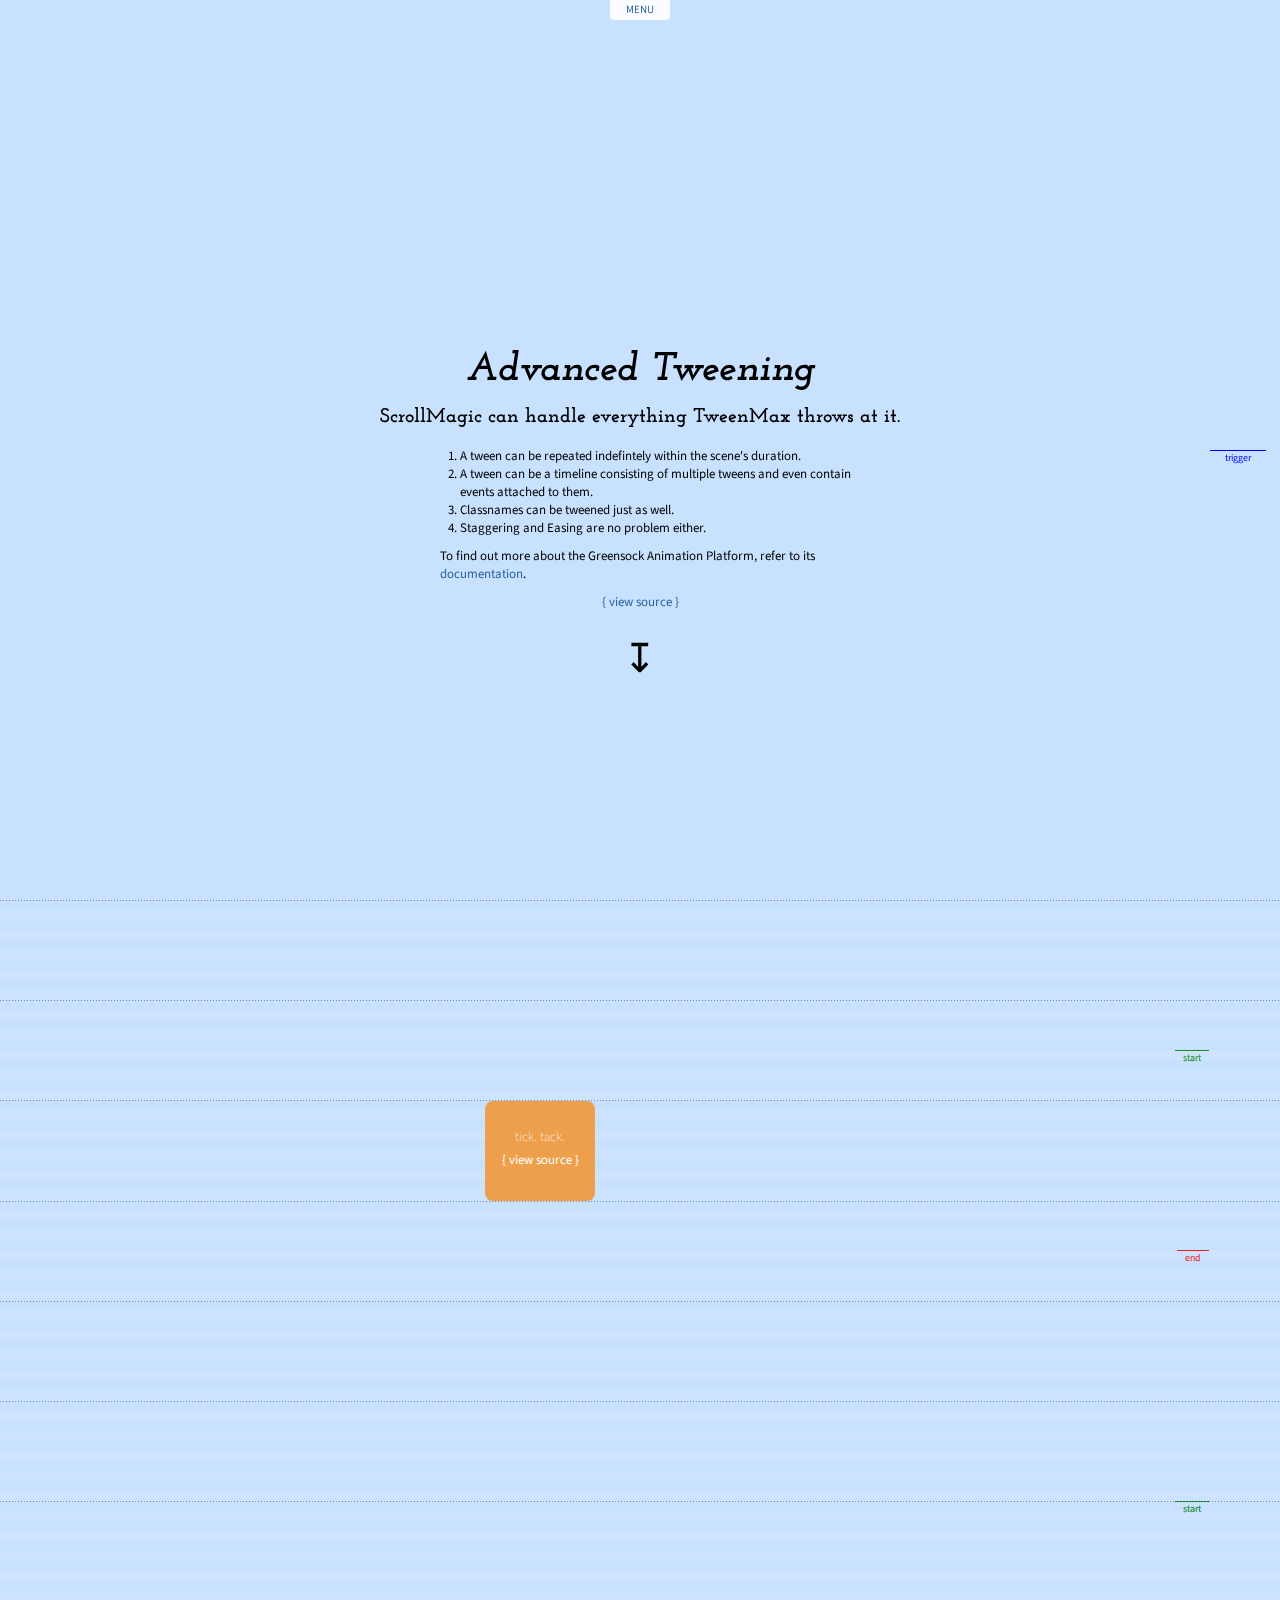
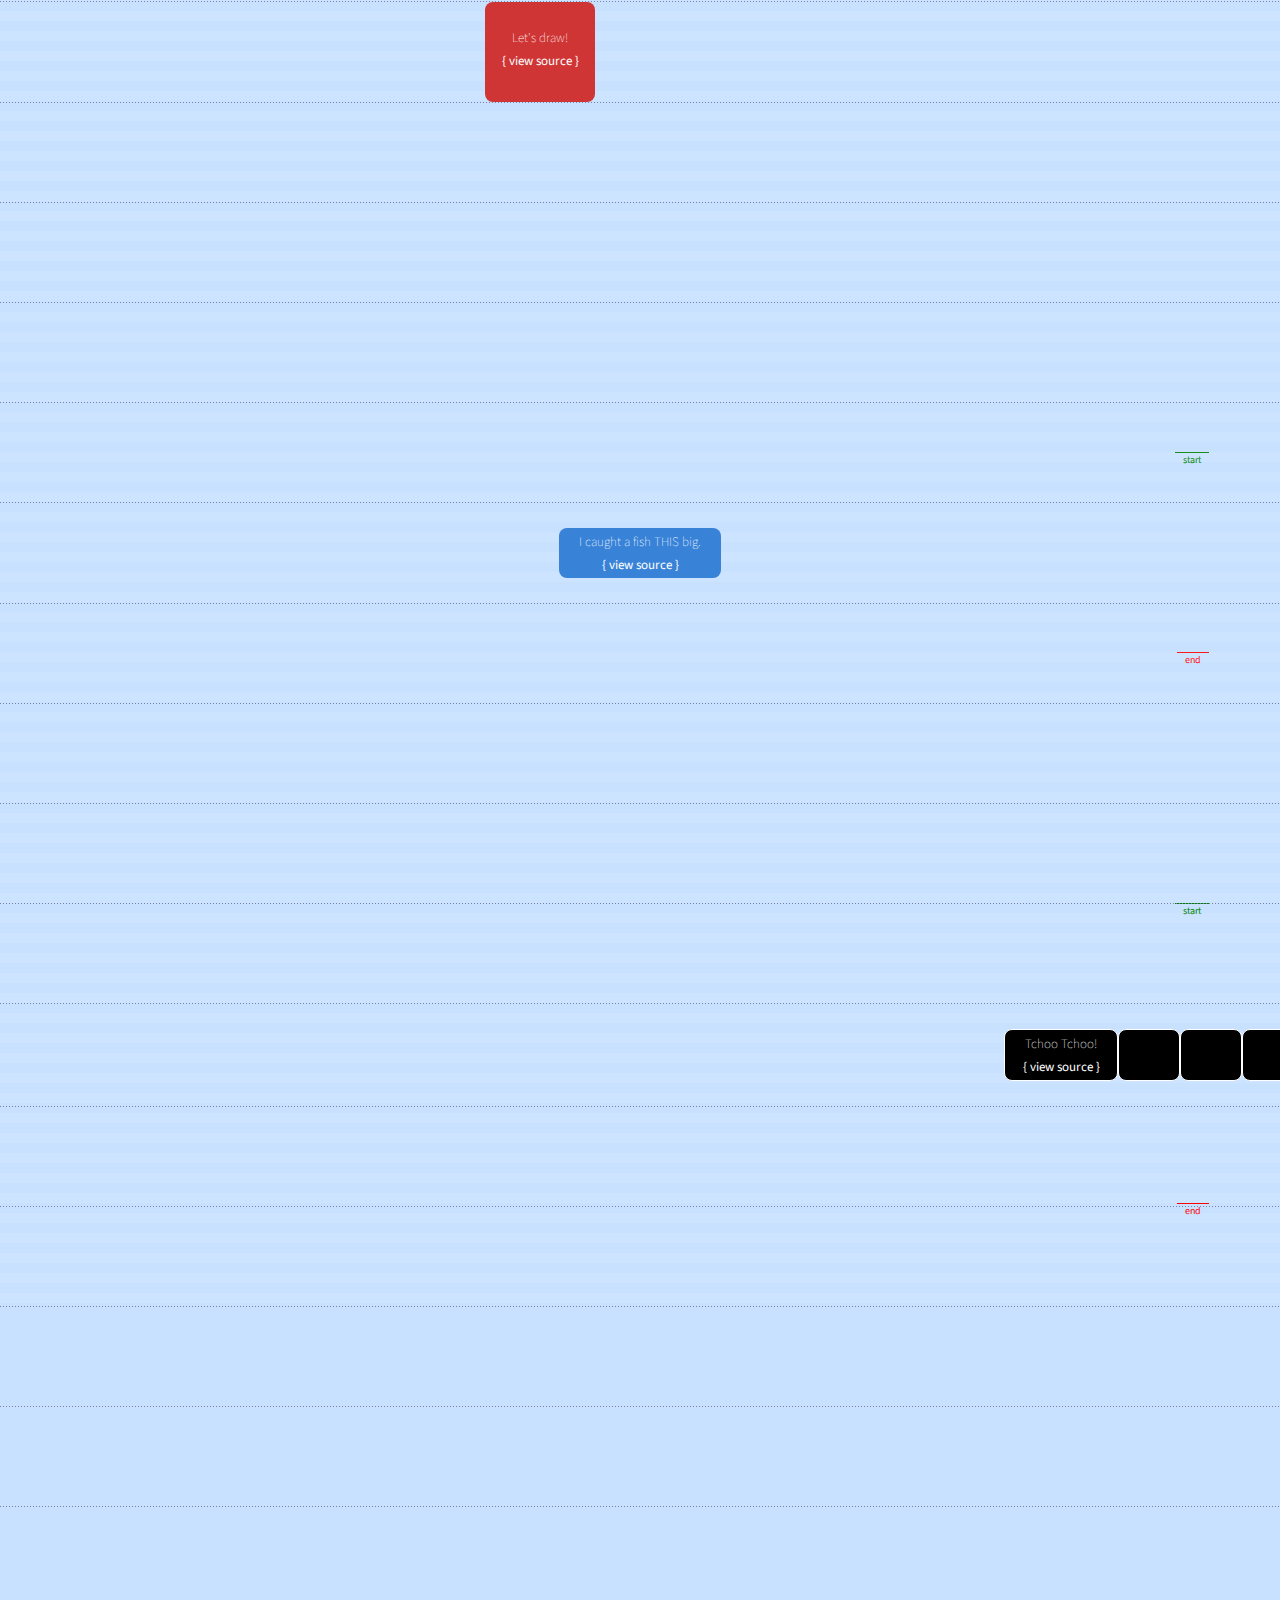
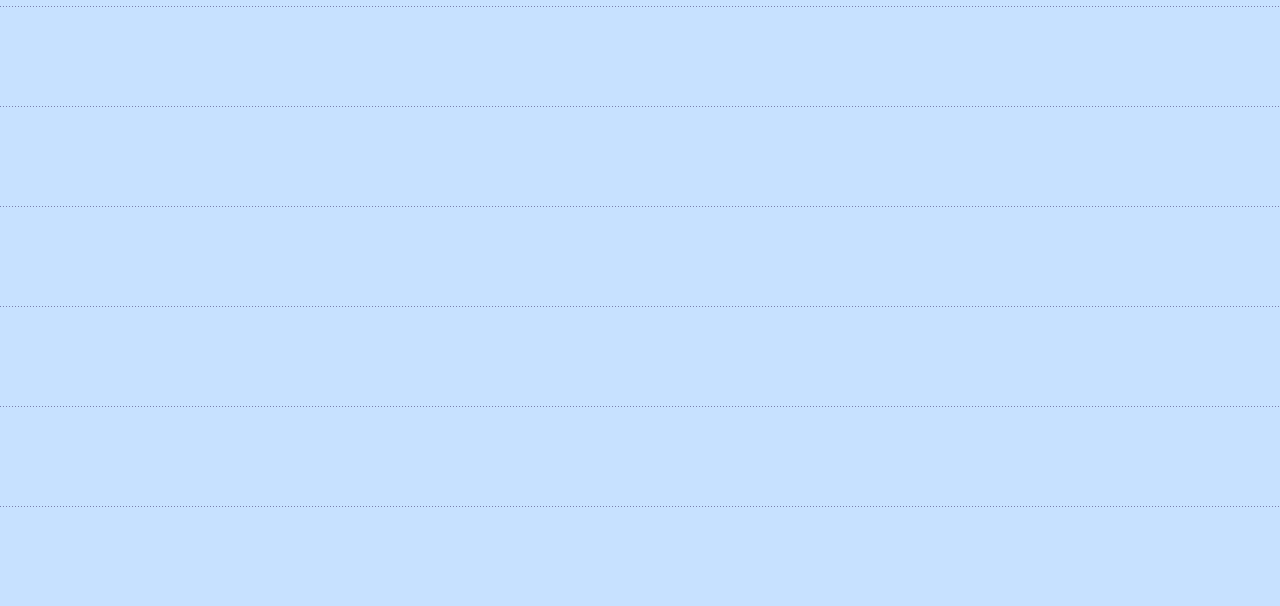
<file: assets/ScrollMagic-master/examples/advanced/advanced_tweening.html>
<!DOCTYPE html>
<html class="no-js" lang="en">
<head>
	<meta charset="utf-8"> 
	<meta http-equiv="X-UA-Compatible" content="IE=edge,chrome=1">
	<meta name="viewport" content="width=500" />
	<meta name="keywords" content="ScrollMagic, example, scrolling, attaching, scrollbar, advanced, tweening, tween, tweenmax" />
	<meta name="author"	content="Jan Paepke (www.janpaepke.de)" />
	<title>Advanced Tweening - Examples - ScrollMagic</title>

	<link href='http://fonts.googleapis.com/css?family=Source+Sans+Pro:300,400,700,400italic|Josefin+Slab:400,700italic' rel='stylesheet' type='text/css'>
	<link rel="stylesheet" href="../../css/normalize.css" type="text/css">
	<link rel="stylesheet" href="../../css/style.css" type="text/css">
	<link rel="stylesheet" href="../../css/examples.css" type="text/css">

	<script type="text/javascript" src="../../js/_dependent/greensock/TweenMax.min.js"></script>
	<script type="text/javascript" src="../../js/_dependent/jquery.min.js"></script>
	<script type="text/javascript" src="../../js/_examples/general.js"></script>
	<script type="text/javascript" src="../../js/_examples/highlight.pack.js"></script>
  	<script type="text/javascript" src="../../js/_examples/modernizr.custom.min.js"></script>
  	<script type="text/javascript" src="../../js/jquery.scrollmagic.js"></script>
  	<script type="text/javascript" src="../../js/jquery.scrollmagic.debug.js"></script>
</head>
<body>
	<ul id="menu"></ul>
	<div id="content-wrapper">
		<div id="example-wrapper">
			<div class="scrollContent">
				<section id="titlechart">
					<div id="description">
						<h1>Advanced Tweening</h1>
						<h2>ScrollMagic can handle everything TweenMax throws at it.</h2>
						<ol>
							<li>A tween can be repeated indefintely within the scene's duration.</li>
							<li>A tween can be a timeline consisting of multiple tweens and even contain events attached to them.</li>
							<li>Classnames can be tweened just as well.</li>
							<li>Staggering and Easing are no problem either.</li>
						</ol>
						<p>
							To find out more about the Greensock Animation Platform, refer to its <a href="http://api.greensock.com/js/" target="_blank">documentation</a>.
						</p>
						<a href="#" class="viewsource">view source</a>
					</div>
					<script>
						var controller;
						$(document).ready(function($) {
							// init controller
							controller = new ScrollMagic();
						});
					</script>
				</section>
				<section class="demo">
					<div class="spacer s2"></div>
					<div id="trigger1" class="spacer s0"></div>
					<div id="animate1" class="box1 skin">
						<p>tick. tack.</p>
						<a href="#" class="viewsource">view source</a>
					</div>
					<div class="spacer s2"></div>
					<script>
						$(document).ready(function($) {
							// build tween
							var tween = TweenMax.fromTo("#animate1", 1,
														{left: -100},
														{left: 100, repeat: -1, yoyo: true, ease: Circ.easeInOut}
													);

							// build scene
							var scene = new ScrollScene({triggerElement: "#trigger1", duration: 200, offset: -50})
											.setTween(tween)
											.addTo(controller);

							// show indicators (requires debug extension)
							scene.addIndicators();
						});
					</script>
				</section>
				<section class="demo">
					<div class="spacer s1"></div>
					<div id="trigger2" class="spacer s1"></div>
					<div class="spacer s0"></div>
					<div id="animate2" class="box1 red">
						<p>Let's draw!</p>
						<a href="#" class="viewsource">view source</a>
					</div>
					<div class="spacer s2"></div>
					<script>
						$(document).ready(function($) {
							// set start offset
							TweenMax.set("#animate2", {left: "-=100"});

							var $box = $("#animate2 p");

							// build tween
							var tween = new TimelineMax()
								.add(
									TweenMax.to("#animate2", 1, {top: "-=200",
										onStart: function () {$box.html("This");},
										onReverseComplete: function () {$box.html("Let's draw!");}
									})
								)
								.add(
									TweenMax.to("#animate2", 1, {top: "+=200", left: "+=200",
										onStart: function () {$box.html("is");},
										onReverseComplete: function () {$box.html("This");}
									})
								)
								.add(
									TweenMax.to("#animate2", 1, {top: "-=200",
										onStart: function () {$box.html("the");},
										onReverseComplete: function () {$box.html("is");}
									})
								)
								.add(
									TweenMax.to("#animate2", 1, {left: "-=200",
										onStart: function () {$box.html("house");},
										onReverseComplete: function () {$box.html("the");}
									})
								)
								.add(
									TweenMax.to("#animate2", 1, {top: "-=100", left: "+=100",
										onStart: function () {$box.html("of");},
										onReverseComplete: function () {$box.html("house");}
									})
								)
								.add(
									TweenMax.to("#animate2", 1, {top: "+=100", left: "+=100",
										onStart: function () {$box.html("San...");},
										onReverseComplete: function () {$box.html("of");}
									})
								)
								.add(
									TweenMax.to("#animate2", 1, {top: "+=200", left: "-=200",
										onStart: function () {$box.html("...ta");},
										onReverseComplete: function () {$box.html("San...");}
									})
								)
								.add(
									TweenMax.to("#animate2", 1, {left: "+=200",
										onStart: function () {$box.html("Clause.");},
										onReverseComplete: function () {$box.html("...ta");}
									})
								);

							// build scene
							var scene = new ScrollScene({triggerElement: "#trigger2"})
											.setTween(tween)
											.addTo(controller);

							// show indicators (requires debug extension)
							scene.addIndicators();
						});
					</script>
				</section>
				<section class="demo">
					<style type="text/css">
						.fish {
							min-width: 500px;
						}
					</style>
					<div class="spacer s2"></div>
					<div id="trigger3" class="spacer s0"></div>
					<div id="animate3" class="box2 blue">
						<p>I caught a fish THIS big.</p>
						<a href="#" class="viewsource">view source</a>
					</div>
					<div class="spacer s2"></div>
					<script>
						$(document).ready(function($) {
							// build tween
							var tween = TweenMax.to("#animate3", 1, {className: "+=fish"});

							// build scene
							var scene = new ScrollScene({triggerElement: "#trigger3", duration: 200, offset: -50})
											.setTween(tween)
											.addTo(controller);

							// show indicators (requires debug extension)
							scene.addIndicators();
						});
					</script>
				</section>
				<section class="demo" style="overflow-x: hidden">
					<div class="spacer s1"></div>
					<div id="trigger4" class="spacer s1"></div>
					<div class="spacer s0"></div>
					<div class="animate4 box2 black outline">
						<p>Tchoo Tchoo!</p>
						<a href="#" class="viewsource">view source</a>
					</div>
					<div class="animate4 box2 black outline"></div>
					<div class="animate4 box2 black outline"></div>
					<div class="animate4 box2 black outline"></div>
					<div class="animate4 box2 black outline"></div>
					<div class="animate4 box2 black outline"></div>
					<div class="animate4 box2 black outline"></div>
					<div class="animate4 box2 black outline"></div>
					<div class="animate4 box2 black outline"></div>
					<div class="animate4 box2 black outline"></div>
					<div class="spacer s2"></div>
					<script>
						$(document).ready(function($) {
							// build tween
							var tween = TweenMax.staggerFromTo(".animate4", 2, {left: 700}, {left: 0, ease: Back.easeOut}, 0.15);

							// build scene
							var scene = new ScrollScene({triggerElement: "#trigger4", duration: 300})
											.setTween(tween)
											.addTo(controller);

							// show indicators (requires debug extension)
							scene.addIndicators();
						});
					</script>
				</section>		
				<div class="spacer s_viewport"></div>
			</div>
		</div>
	</div>
	<script>
		(function(i,s,o,g,r,a,m){i['GoogleAnalyticsObject']=r;i[r]=i[r]||function(){
		(i[r].q=i[r].q||[]).push(arguments)},i[r].l=1*new Date();a=s.createElement(o),
		m=s.getElementsByTagName(o)[0];a.async=1;a.src=g;m.parentNode.insertBefore(a,m)
		})(window,document,'script','//www.google-analytics.com/analytics.js','ga');
		ga('create', 'UA-37524344-3', 'janpaepke.github.io');
		ga('send', 'pageview');
	</script>
</body>
</html>
</file>
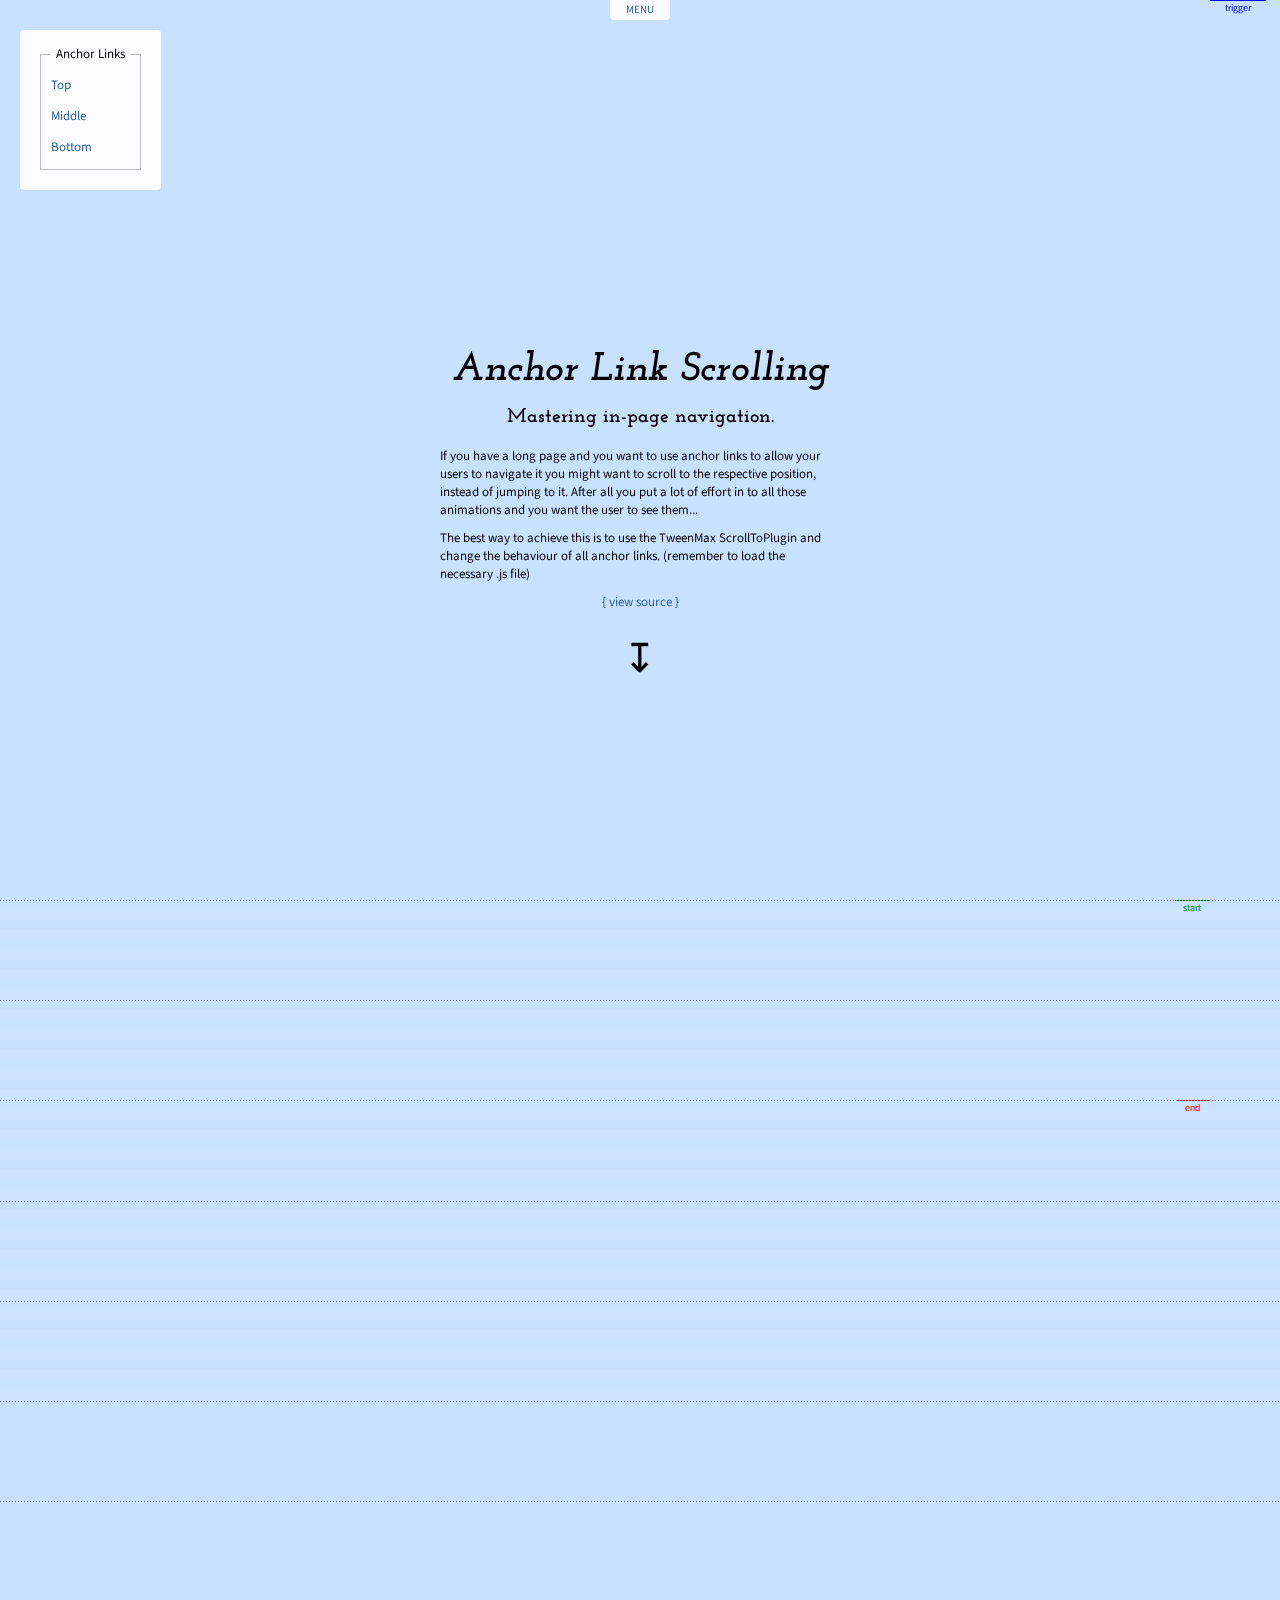
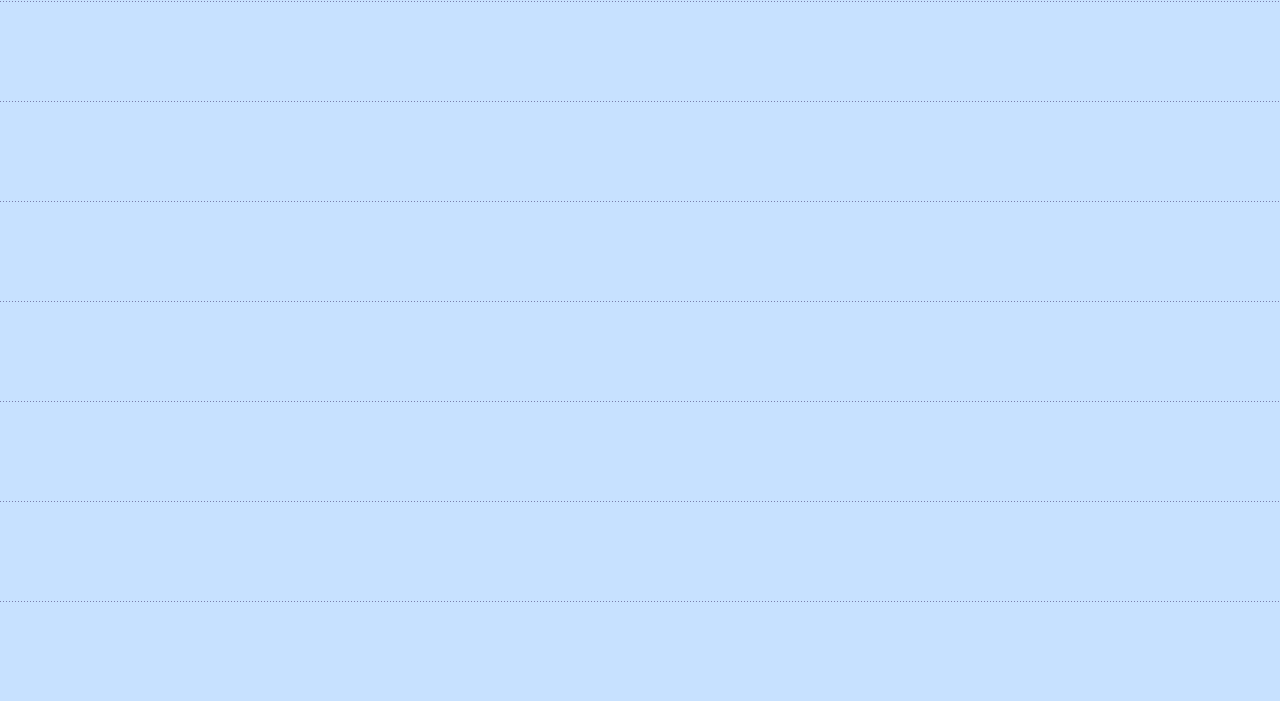
<file: assets/ScrollMagic-master/examples/advanced/anchor_link_scrolling.html>
<!DOCTYPE html>
<html class="no-js" lang="en">
<head>
	<meta charset="utf-8"> 
	<meta http-equiv="X-UA-Compatible" content="IE=edge,chrome=1">
	<meta name="viewport" content="width=500" />
	<meta name="keywords" content="ScrollMagic, example, scrolling, attaching, scrollbar, anchor, link, in-page, navigation, hash" />
	<meta name="author"	content="Jan Paepke (www.janpaepke.de)" />
	<title>Anchor Link Scrolling - Examples - ScrollMagic</title>

	<link href='http://fonts.googleapis.com/css?family=Source+Sans+Pro:300,400,700,400italic|Josefin+Slab:400,700italic' rel='stylesheet' type='text/css'>
	<link rel="stylesheet" href="../../css/normalize.css" type="text/css">
	<link rel="stylesheet" href="../../css/style.css" type="text/css">
	<link rel="stylesheet" href="../../css/examples.css" type="text/css">

	<script type="text/javascript" src="../../js/_dependent/greensock/TweenMax.min.js"></script>
	<script type="text/javascript" src="../../js/_dependent/jquery.min.js"></script>
	<script type="text/javascript" src="../../js/_examples/general.js"></script>
	<script type="text/javascript" src="../../js/_examples/highlight.pack.js"></script>
  	<script type="text/javascript" src="../../js/_examples/modernizr.custom.min.js"></script>
  	<script type="text/javascript" src="../../js/jquery.scrollmagic.js"></script>
  	<script type="text/javascript" src="../../js/jquery.scrollmagic.debug.js"></script>
</head>
<body>
	<ul id="menu"></ul>
	<div id="content-wrapper">
		<div id="example-wrapper">
			<div class="scrollContent">
				<section id="titlechart">
					<div id="description">
						<h1>Anchor Link Scrolling</h1>
						<h2>Mastering in-page navigation.</h2>
						<p>If you have a long page and you want to use anchor links to allow your users to navigate it you might want to scroll to the respective position, instead of jumping to it. After all you put a lot of effort in to all those animations and you want the user to see them...</p>
						<p>The best way to achieve this is to use the TweenMax ScrollToPlugin and change the behaviour of all anchor links. (remember to load the necessary .js file)</p>
						<a href="#" class="viewsource">view source</a>
					</div>
				</section>
				<section class="demo">
					<form class="move">
						<fieldset>
							<legend>Anchor Links</legend>
							<p><a href="#top">Top</a></p>
							<p><a href="#middle">Middle</a></p>
							<p><a href="#bottom">Bottom</a></p>
						</fieldset>
					</form>
					<a id="top"></a>
					<div class="spacer s1"></div>
					<a id="middle"></a>
					<div class="spacer s1"></div>
					<a id="bottom"></a>
					<div class="spacer s0"></div>
					<div id="animate" class="box1 blue">
						<p>Peek-a-boo!</p>
						<a href="#" class="viewsource">view source</a>
					</div>
					<div class="spacer s2"></div>
					<script type="text/javascript" src="../../js/_dependent/greensock/plugins/ScrollToPlugin.min.js"></script>
					<script>
						$(document).ready(function($) {
							// init controller
							var controller = new ScrollMagic();

							// build tween
							var tween = TweenMax.from("#animate", 0.5, {autoAlpha: 0, scale: 0.7});

							// build scene
							var scene = new ScrollScene({triggerElement: "a#top", duration: 200, triggerHook: "onLeave"})
											.setTween(tween)
											.addTo(controller);

							// change behaviour of controller to animate scroll instead of jump
							controller.scrollTo(function (newpos) {
								TweenMax.to(window, 0.5, {scrollTo: {y: newpos}});
							});

							//  bind scroll to anchor links
							$(document).on("click", "a[href^=#]", function (e) {
								var id = $(this).attr("href");
								if ($(id).length > 0) {
									e.preventDefault();

									// trigger scroll
									controller.scrollTo(id);

										// if supported by the browser we can even update the URL.
									if (window.history && window.history.pushState) {
										history.pushState("", document.title, id);
									}
								}
							});

							// show indicators (requires debug extension)
							scene.addIndicators();
						});
					</script>
				</section>
				<div class="spacer s_viewport"></div>
			</div>
		</div>
	</div>
	<script>
		(function(i,s,o,g,r,a,m){i['GoogleAnalyticsObject']=r;i[r]=i[r]||function(){
		(i[r].q=i[r].q||[]).push(arguments)},i[r].l=1*new Date();a=s.createElement(o),
		m=s.getElementsByTagName(o)[0];a.async=1;a.src=g;m.parentNode.insertBefore(a,m)
		})(window,document,'script','//www.google-analytics.com/analytics.js','ga');
		ga('create', 'UA-37524344-3', 'janpaepke.github.io');
		ga('send', 'pageview');
	</script>
</body>
</html>
</file>
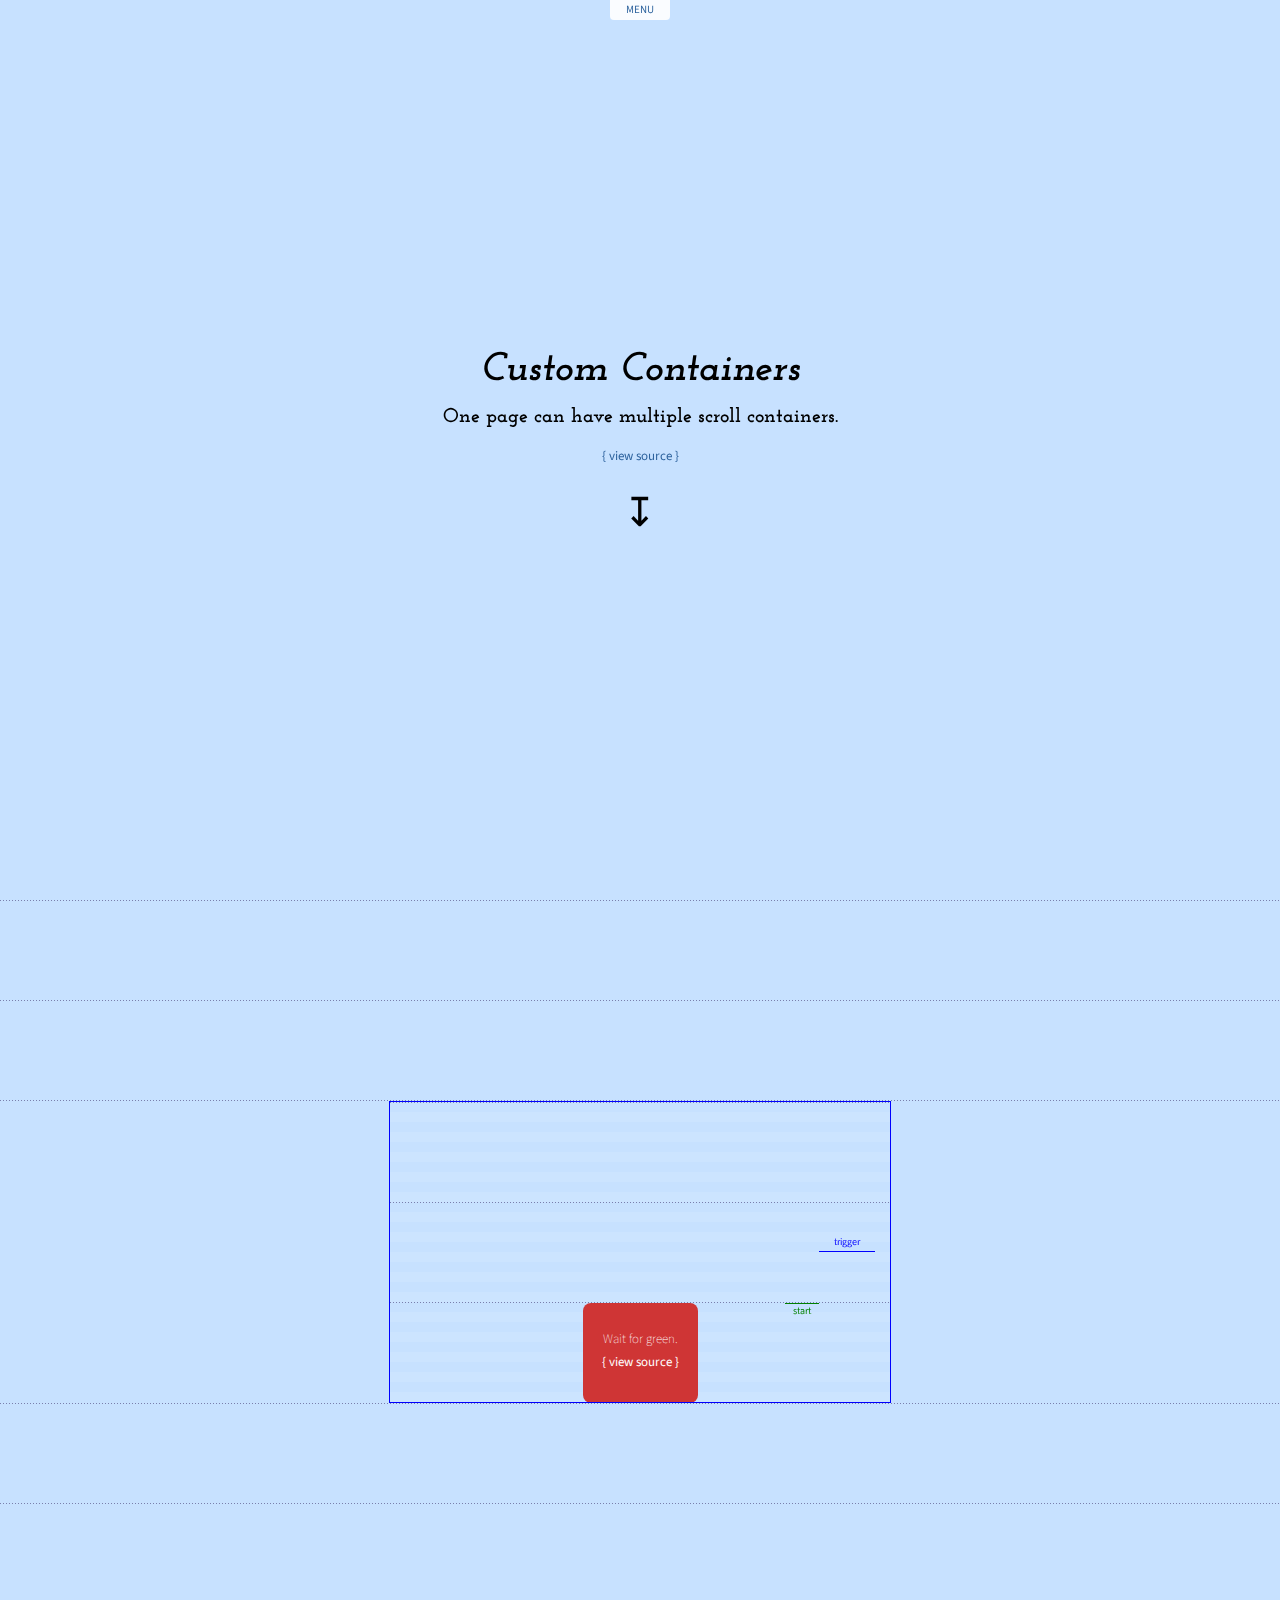
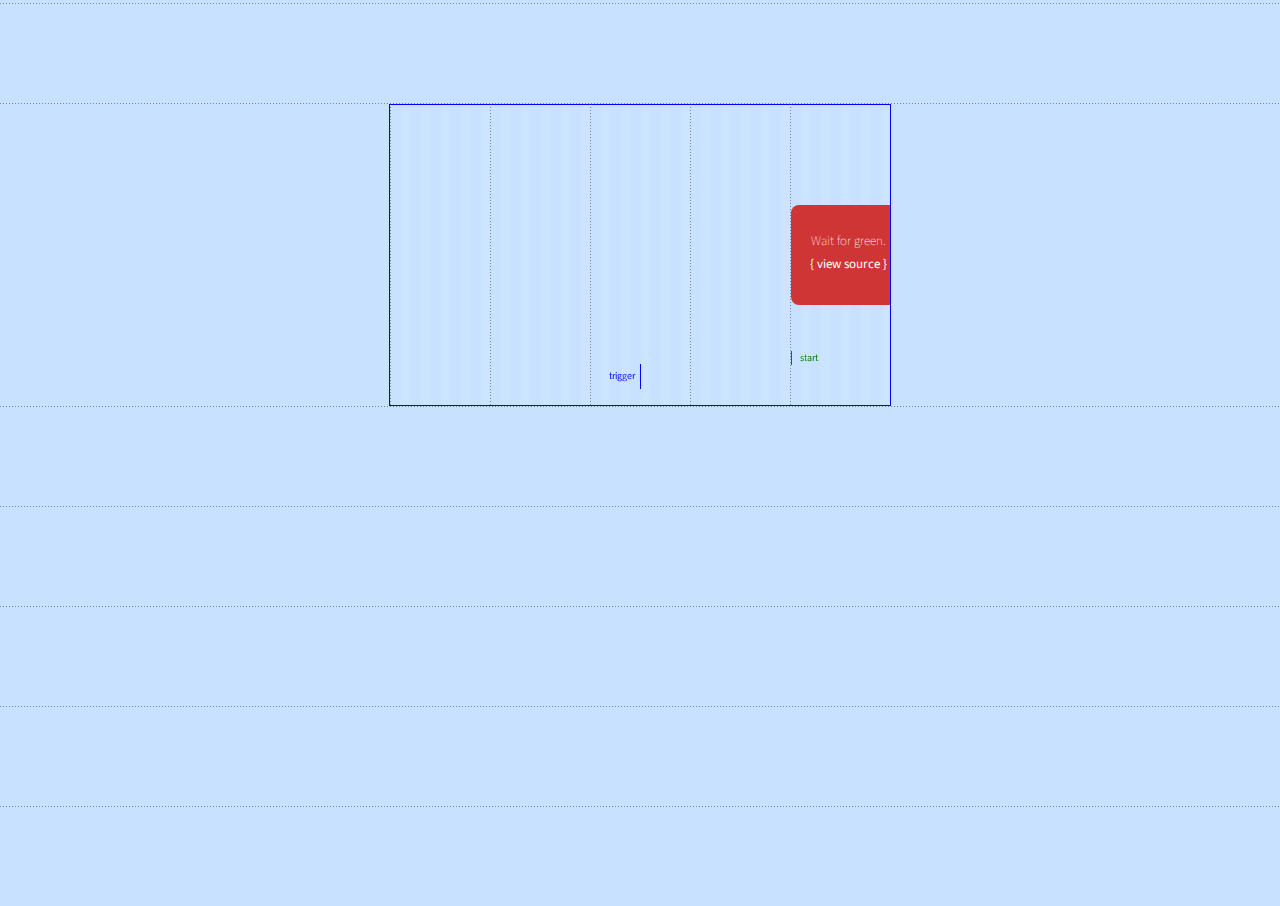
<file: assets/ScrollMagic-master/examples/advanced/custom_containers.html>
<!DOCTYPE html>
<html class="no-js" lang="en">
<head>
	<meta charset="utf-8"> 
	<meta http-equiv="X-UA-Compatible" content="IE=edge,chrome=1">
	<meta name="viewport" content="width=500" />
	<meta name="keywords" content="ScrollMagic, example, scrolling, attaching, scrollbar, custom, containers, multiple" />
	<meta name="author"	content="Jan Paepke (www.janpaepke.de)" />
	<title>Custom Containers - Examples - ScrollMagic</title>

	<link href='http://fonts.googleapis.com/css?family=Source+Sans+Pro:300,400,700,400italic|Josefin+Slab:400,700italic' rel='stylesheet' type='text/css'>
	<link rel="stylesheet" href="../../css/normalize.css" type="text/css">
	<link rel="stylesheet" href="../../css/style.css" type="text/css">
	<link rel="stylesheet" href="../../css/examples.css" type="text/css">

	<script type="text/javascript" src="../../js/_dependent/greensock/TweenMax.min.js"></script>
	<script type="text/javascript" src="../../js/_dependent/jquery.min.js"></script>
	<script type="text/javascript" src="../../js/_examples/general.js"></script>
	<script type="text/javascript" src="../../js/_examples/highlight.pack.js"></script>
  	<script type="text/javascript" src="../../js/_examples/modernizr.custom.min.js"></script>
  	<script type="text/javascript" src="../../js/jquery.scrollmagic.js"></script>
  	<script type="text/javascript" src="../../js/jquery.scrollmagic.debug.js"></script>
</head>
<body>
	<ul id="menu"></ul>
	<div id="content-wrapper">
		<div id="example-wrapper">
			<section id="titlechart">
				<div id="description">
					<h1>Custom Containers</h1>
					<h2>One page can have multiple scroll containers.</h2>
					<a href="#" class="viewsource">view source</a>
				</div>
			</section>
			<div class="spacer s2"></div>
			<div class="spacer s0"></div>
			<section class="demowrap">
				<div id="container1" class="scrollContainer" style="width: 500px; height: 300px; border: 1px solid blue;">
					<section class="demo">
						<div class="spacer s2"></div>
						<div class="spacer s0" id="trigger1"></div>
						<div class="animated box1 red disablePointerEvents">
							<p>Wait for green.</p>
							<a href="#" class="viewsource">view source</a>
						</div>
						<div class="spacer s3"></div>
						<script>
							$(document).ready(function($) {
								// init controller
								var controller1 = new ScrollMagic({container: "#container1"});

								// build scene
								var scene = new ScrollScene({triggerElement: "#trigger1", duration: 300})
									.addTo(controller1)
									.setTween(TweenMax.to("#container1 .animated", 0.5, {backgroundColor: "green"}))
									.setPin("#container1 .animated");

								// show indicators (requires debug extension)
								scene.addIndicators();
							});
						</script>
					</section>
			</div>
			</section>
			<div class="spacer s3"></div>
			<div class="spacer s0"></div>
			<section class="demowrap">
				<div id="container2" class="scrollContainer horizontal" style="width: 500px; height: 300px; border: 1px solid blue;">
					<section class="demo">
						<div class="spacer s4"></div>
						<div class="spacer s0" id="trigger2"></div>
						<div class="animated box1 red disablePointerEvents">
							<p>Wait for green.</p>
							<a href="#" class="viewsource">view source</a>
						</div>
						<div class="spacer s4"></div>
						<script>
							$(document).ready(function($) {
								// init controller
								var controller2 = new ScrollMagic({container: "#container2", vertical: false});

								// build scene
								var scene2 = new ScrollScene({triggerElement: "#trigger2", duration: 300})
									.addTo(controller2)
									.setTween(TweenMax.to("#container2 .animated", 0.5, {backgroundColor: "green"}))
									.setPin("#container2 .animated");

								// show indicators (requires debug extension)
								scene2.addIndicators();
							});
						</script>
					</section>
				</div>
			</section>
			<div class="spacer s5"></div>
		</div>
	</div>
	<script>
		(function(i,s,o,g,r,a,m){i['GoogleAnalyticsObject']=r;i[r]=i[r]||function(){
		(i[r].q=i[r].q||[]).push(arguments)},i[r].l=1*new Date();a=s.createElement(o),
		m=s.getElementsByTagName(o)[0];a.async=1;a.src=g;m.parentNode.insertBefore(a,m)
		})(window,document,'script','//www.google-analytics.com/analytics.js','ga');
		ga('create', 'UA-37524344-3', 'janpaepke.github.io');
		ga('send', 'pageview');
	</script>
</body>
</html>
</file>
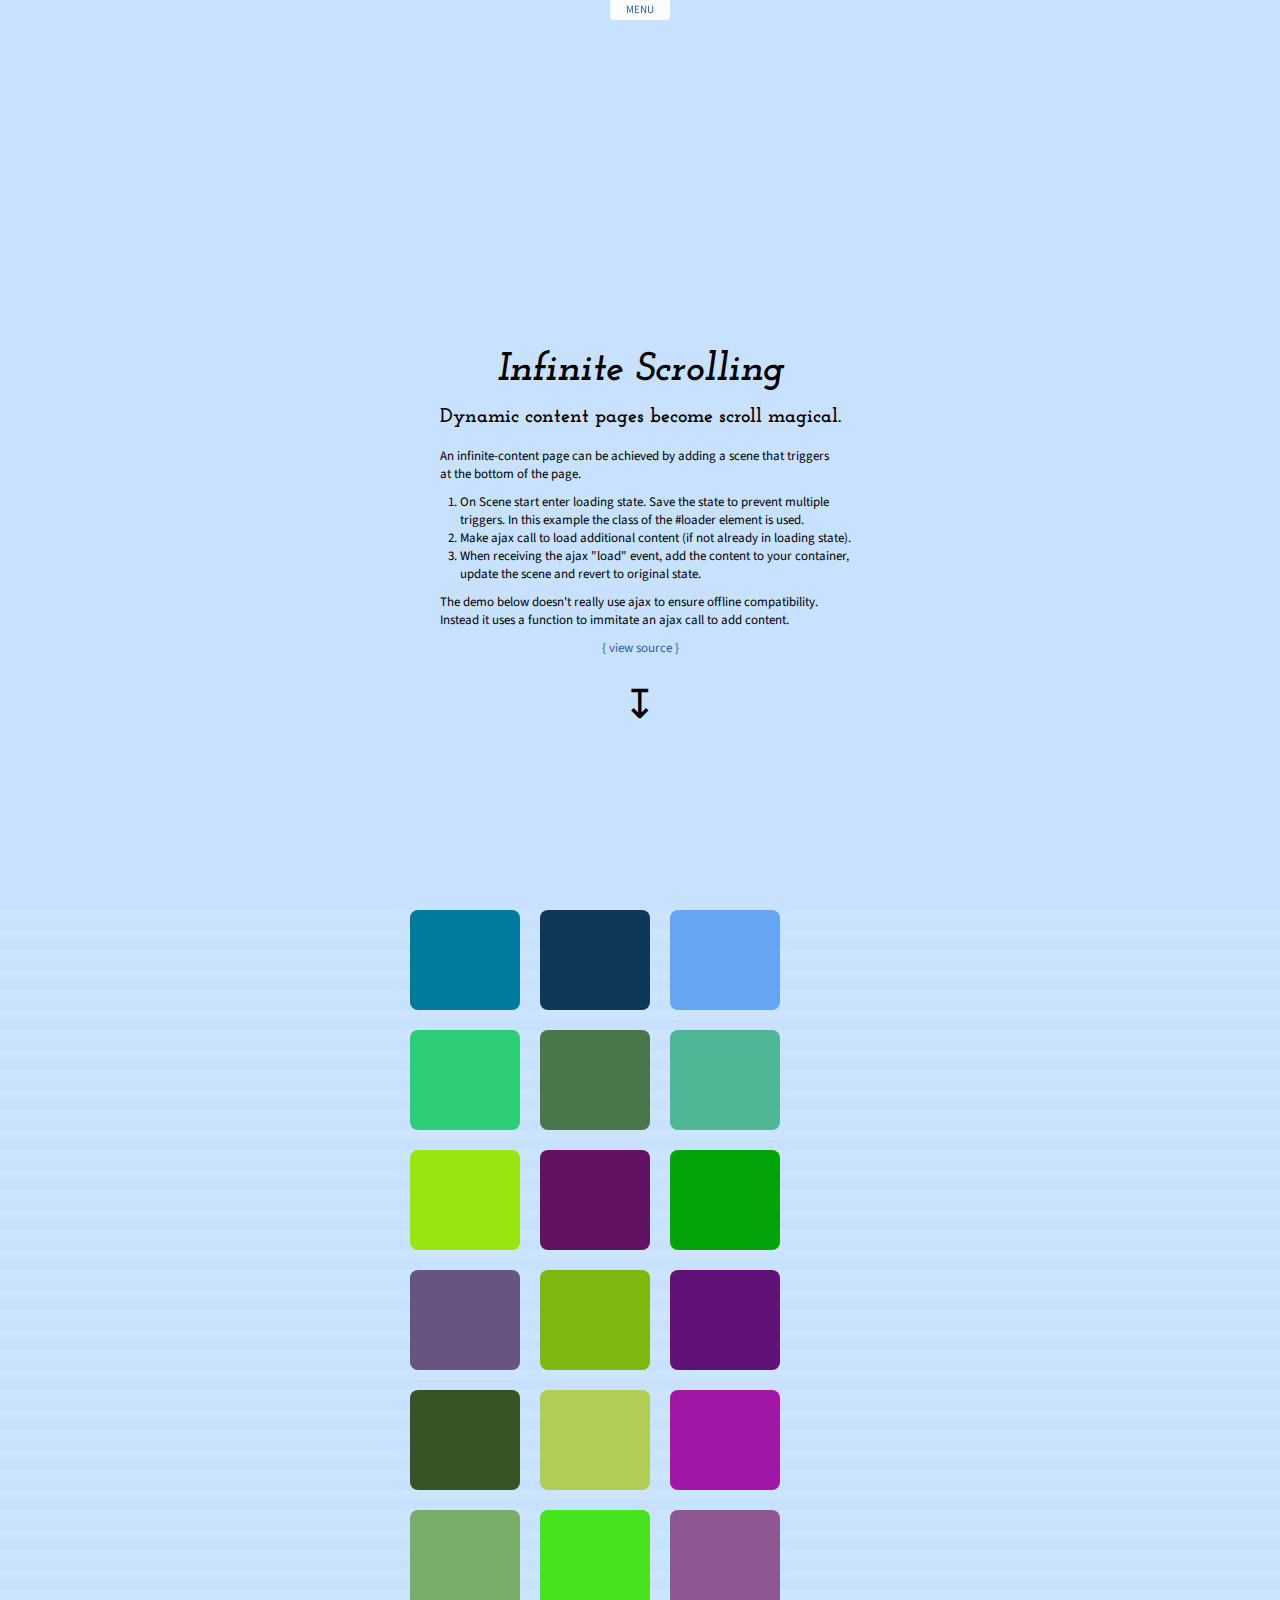
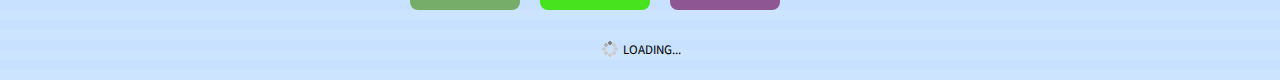
<file: assets/ScrollMagic-master/examples/advanced/infinite_scrolling.html>
<!DOCTYPE html>
<html class="no-js" lang="en">
<head>
	<meta charset="utf-8"> 
	<meta http-equiv="X-UA-Compatible" content="IE=edge,chrome=1">
	<meta name="viewport" content="width=500" />
	<meta name="keywords" content="ScrollMagic, example, scrolling, attaching, scrollbar, infinite, dynamic, pages" />
	<meta name="author"	content="Jan Paepke (www.janpaepke.de)" />
	<title>Infinite Scrolling - Examples - ScrollMagic</title>

	<link href='http://fonts.googleapis.com/css?family=Source+Sans+Pro:300,400,700,400italic|Josefin+Slab:400,700italic' rel='stylesheet' type='text/css'>
	<link rel="stylesheet" href="../../css/normalize.css" type="text/css">
	<link rel="stylesheet" href="../../css/style.css" type="text/css">
	<link rel="stylesheet" href="../../css/examples.css" type="text/css">

	<script type="text/javascript" src="../../js/_dependent/greensock/TweenMax.min.js"></script>
	<script type="text/javascript" src="../../js/_dependent/jquery.min.js"></script>
	<script type="text/javascript" src="../../js/_examples/general.js"></script>
	<script type="text/javascript" src="../../js/_examples/highlight.pack.js"></script>
  	<script type="text/javascript" src="../../js/_examples/modernizr.custom.min.js"></script>
  	<script type="text/javascript" src="../../js/jquery.scrollmagic.js"></script>
  	<script type="text/javascript" src="../../js/jquery.scrollmagic.debug.js"></script>
</head>
<body>
	<ul id="menu"></ul>
	<div id="content-wrapper">
		<div id="example-wrapper">
			<div class="scrollContent">
				<section id="titlechart">
					<div id="description">
						<h1>Infinite Scrolling</h1>
						<h2>Dynamic content pages become scroll magical.</h2>
						<p>An infinite-content page can be achieved by adding a scene that triggers at the bottom of the page.</p>
						<ol>
							<li>On Scene start enter loading state. Save the state to prevent multiple triggers. In this example the class of the #loader element is used.</li>
							<li>Make ajax call to load additional content (if not already in loading state).</li>
							<li>When receiving the ajax "load" event, add the content to your container, update the scene and revert to original state.</li>
						</ol>
						<p>The demo below doesn't really use ajax to ensure offline compatibility. Instead it uses a function to immitate an ajax call to add content.</p>
						<a href="#" class="viewsource">view source</a>
					</div>
				</section>
				<section class="demo dynamicContent">
					<div id="content">
						
					</div>
					<div id="loader">
						<img src="../../img/example_loading.gif">
						LOADING...
					</div>
					<script>
						$(document).ready(function($) {
							// init controller
							var controller = new ScrollMagic();

							// build scene
							var scene = new ScrollScene({triggerElement: ".dynamicContent #loader", triggerHook: "onEnter"})
											.addTo(controller)
											.on("start", function (e) {
												if (!$("#loader").hasClass("active")) {
													$("#loader").addClass("active");
													if (console){
														console.log("loading new items");
													}
													// simulate ajax call to add content using the function below
													setTimeout(addBoxes, 1500, 9);
												}
											});

							// pseudo function to add new content. In real life it would be done through an ajax request.
							function addBoxes (amount) {
								for (i=1; i<=amount; i++) {
									var randomColor = '#'+('00000'+(Math.random()*0xFFFFFF<<0).toString(16)).slice(-6);
									$("<div></div>")
										.addClass("box1")
										.css("background-color", randomColor)
										.appendTo(".dynamicContent #content");
								}
								// "loading" done -> revert to normal state
								scene.update(); // make sure the scene gets the new start position
								$("#loader").removeClass("active");
							}

							// add some boxes to start with.
							addBoxes(18);
						});
					</script>
				</section>
			</div>
		</div>
	</div>
	<script>
		(function(i,s,o,g,r,a,m){i['GoogleAnalyticsObject']=r;i[r]=i[r]||function(){
		(i[r].q=i[r].q||[]).push(arguments)},i[r].l=1*new Date();a=s.createElement(o),
		m=s.getElementsByTagName(o)[0];a.async=1;a.src=g;m.parentNode.insertBefore(a,m)
		})(window,document,'script','//www.google-analytics.com/analytics.js','ga');
		ga('create', 'UA-37524344-3', 'janpaepke.github.io');
		ga('send', 'pageview');
	</script>
</body>
</html>
</file>
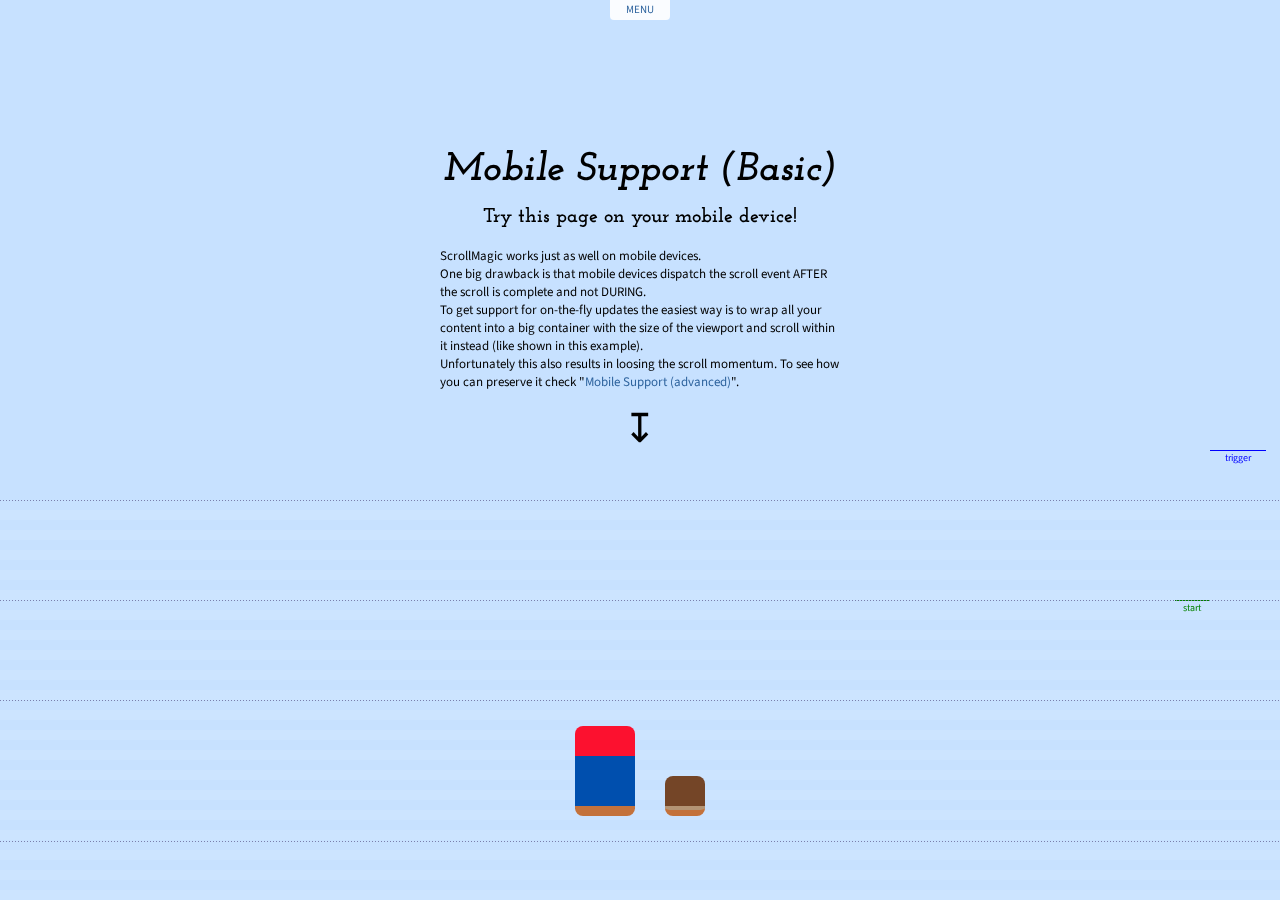
<file: assets/ScrollMagic-master/examples/advanced/mobile_basic.html>
<!DOCTYPE html>
<html class="no-js" lang="en">
<head>
	<meta charset="utf-8"> 
	<meta http-equiv="X-UA-Compatible" content="IE=edge,chrome=1">
	<meta name="viewport" content="width=500" />
	<meta name="keywords" content="ScrollMagic, example, scrolling, attaching, scrollbar, mobile, support, scroll, event" />
	<meta name="author"	content="Jan Paepke (www.janpaepke.de)" />
	<title>Mobile Support (Basic) - ScrollMagic</title>

	<link href='http://fonts.googleapis.com/css?family=Source+Sans+Pro:300,400,700,400italic|Josefin+Slab:400,700italic' rel='stylesheet' type='text/css'>
	<link rel="stylesheet" href="../../css/normalize.css" type="text/css">
	<link rel="stylesheet" href="../../css/style.css" type="text/css">
	<link rel="stylesheet" href="../../css/examples.css" type="text/css">

	<script type="text/javascript" src="../../js/_dependent/greensock/TweenMax.min.js"></script>
	<script type="text/javascript" src="../../js/_dependent/jquery.min.js"></script>
	<script type="text/javascript" src="../../js/_examples/general.js"></script>
	<script type="text/javascript" src="../../js/_examples/highlight.pack.js"></script>
  	<script type="text/javascript" src="../../js/_examples/modernizr.custom.min.js"></script>
  	<script type="text/javascript" src="../../js/jquery.scrollmagic.js"></script>
  	<script type="text/javascript" src="../../js/jquery.scrollmagic.debug.js"></script>
</head>
<body>
	<ul id="menu"></ul>
	<div id="content-wrapper">
		<div id="example-wrapper" class="scrollContainer">
			<div class="scrollContent">
				<section id="titlechart">
					<div id="description">
						<h1>Mobile Support (Basic)</h1>
						<h2>Try this page on your mobile device!</h2>
						<p>
							ScrollMagic works just as well on mobile devices.<br>
							One big drawback is that mobile devices dispatch the scroll event AFTER the scroll is complete and not DURING.<br>
							To get support for on-the-fly updates the easiest way is to wrap all your content into a big container with the size of the viewport and scroll within it instead (like shown in this example).<br>
							Unfortunately this also results in loosing the scroll momentum. To see how you can preserve it check "<a href="../expert/mobile_advanced.html">Mobile Support (advanced)</a>".
						</p>
					</div>
				</section>
				<section class="demo">
					<div class="spacer s1"></div>
					<div class="spacer s1" id="trigger"></div>
					<div class="spacer s0"></div>
					<div class="mario box2"></div>
					<div class="goomba box3"></div>
					<div class="spacer s7"></div>
				</section>
			</div>
			<script>
				$(document).ready(function($) {

					// build tween
					var tween = new TimelineMax ()
						.add([
							TweenMax.to(".mario", 1, {left: 50, ease: Circ.easeIn}),
							TweenMax.to(".mario", 1, {top: -60, ease: Circ.easeOut})
						])
						.add([
							TweenMax.to(".mario", 1, {top: 0, ease: Circ.easeIn}),
							TweenMax.to(".mario", 1, {left: 70, ease: Circ.easeOut})
						])
						.add(
							TweenMax.to(".goomba", 0.5, {scaleY: 0.1, "margin-top": 93, "margin-bottom": 7, ease: Circ.easeIn}), 1.5
						);

					// init controller
					var controller = new ScrollMagic({container: "#example-wrapper"});

					// build scene
					var scene = new ScrollScene({triggerElement: "#trigger", duration: 300})
									.setTween(tween)
									.addTo(controller);

					// show indicators (requires debug extension)
					scene.addIndicators();

				});
			</script>
		</div>
	</div>
	<script>
		(function(i,s,o,g,r,a,m){i['GoogleAnalyticsObject']=r;i[r]=i[r]||function(){
		(i[r].q=i[r].q||[]).push(arguments)},i[r].l=1*new Date();a=s.createElement(o),
		m=s.getElementsByTagName(o)[0];a.async=1;a.src=g;m.parentNode.insertBefore(a,m)
		})(window,document,'script','//www.google-analytics.com/analytics.js','ga');
		ga('create', 'UA-37524344-3', 'janpaepke.github.io');
		ga('send', 'pageview');
	</script>
</body>
</html>
</file>
<file: assets/ScrollMagic-master/css/style.css>
/*
	General styles
*/
body {
	font-family: "Source Sans Pro", Arial, sans-serif;
	background-color: #c7e1ff;
	font-size: 13px;
	-webkit-tap-highlight-color: rgba(0,0,0,0);
}
body, html {
	height: 100%
}

h1, h2, h3, h4 {
	font-family: "Josefin Slab", serif;
}
h1 {
	font-style: italic;
	font-weight: bold;
	font-size: 40px;
}
h2 {
	font-size: 20px;
}
a, a:visited {
	text-decoration: none;
	color: #2e639e;
}
a:hover {
	text-decoration: underline;
}
.touchonly {
	display: none;
}
html.touch .touchonly {
	display: block;
}
.noselect * {
	user-select: none;
	-webkit-user-select: none;
	-khtml-user-select: none;
	-moz-user-select: none;
	-o-user-select: none;
}
.doselect * {
	user-select: auto;
	-webkit-user-select: auto;
	-khtml-user-select: auto;
	-moz-user-select: auto;
	-o-user-select: auto;	
}
</file>
<file: assets/ScrollMagic-master/css/examples.css>
/*
	Containers
*/
#content-wrapper, #example-wrapper {
	height: 100%;
}
.scrollContainer {
	overflow-y: scroll;
	overflow-x: hidden;
	width: 100%
}
.scrollContainer {
	height: 100%;
	margin: auto;
}
#example-wrapper .scrollContent {
	height: 100%;
}

.horizontal.scrollContainer {
	overflow-y: hidden;
	overflow-x: scroll;
}
#example-wrapper.scrollContainer .scrollContent {
	width: 100%;
	height: auto;
}
#example-wrapper.scrollContainer.horizontal .scrollContent {
	width: auto;
	height: 100%;
}
#example-wrapper.horizontal {
	white-space: nowrap;
	font-size: 0;  /* fix for spaces between inline block divs */
}
#example-wrapper.horizontal div {
	font-size: 13px;
}
#example-wrapper .scrollContent, #example-wrapper.horizontal .scrollContent {
	font-size: 0;
}
#example-wrapper .scrollContent div {
	font-size: 13px;
}
#example-wrapper section {
}

section#titlechart {
	text-align: center;
	position: relative;
	height: 100%;
	min-height: 500px;
	min-width: 100%;
}
.horizontal section {
	display: inline-block;
	vertical-align: top;
	height: 100%;
}
section#titlechart #description {
	top: 50%;
	left: 50%;
	position: absolute;
	width: 600px;
	height: 200px;
	margin: -100px auto auto -300px;
}
section#titlechart #description h1 {
	margin: 0;
}
section#titlechart #description h2 {
	margin-bottom: 20px;
}
section#titlechart #description a.viewsource {
	display: block;
	margin-bottom: 20px;
}
section#titlechart #description code {
	background-color: #E1F1FF;
	padding-left: 2px;
	padding-right: 2px;
	white-space: nowrap;
}

section#titlechart #description ol, section#titlechart #description p {
	text-align: left;
	max-width: 400px;
	margin: 10px auto 10px auto;
	white-space: normal;
}
section#titlechart #description ol {
	list-style-position: outside;
}
#example-wrapper section#titlechart #description:after {
	content: "↧";
	font-size: 40px;
}
#example-wrapper.horizontal section#titlechart #description:after {
	content: "↦";
}


section.demo * {
	font-size: 13px;
}
section.demo {
	font-size: 0;
	text-align: center;
	background-image: url("../img/example_bg_v.png");
}
section.demo.fullheight {
	min-height: 100%;
}
section.demo.doublewidth, .spacer.doublewidth {
	min-width: 200%;
}
.horizontal section.demo {
	text-align: inherit;
	white-space: nowrap;
	background-image: url("../img/example_bg_h.png");
}
.horizontal section.demo.fullwidth {
	min-width: 100%;
}

/*
	Elements
*/
.spacer {
	text-align: center;
	min-height: 100px;
	background-image: url("../img/example_bg_spacer_v.gif");
}
.spacer.s0 {
	min-height: 1px;
}
.spacer.s1 {
	min-height: 100px;
}
.spacer.s2 {
	min-height: 200px;
}
.spacer.s3 {
	min-height: 300px;
}
.spacer.s4 {
	min-height: 400px;
}
.spacer.s5 {
	min-height: 500px;
}
.spacer.s6 {
	min-height: 600px;
}
.spacer.s7 {
	min-height: 700px;
}
.spacer.s8 {
	min-height: 800px;
}
.spacer.s9 {
	min-height: 900px;
}
.spacer.s10 {
	min-height: 1000px;
}
.spacer.s_viewport {
	min-height: 100%;
}
.horizontal .spacer {
	background-image: url("../img/example_bg_spacer_h.gif");
	margin-bottom: 0;
	min-height: initial;
	min-width: 100px;
	height: 100%;
	display: inline-block;
	vertical-align: top;
}
.horizontal .spacer.s0 {
	min-width: 1px;
}
.horizontal .spacer.s1 {
	min-width: 100px;
}
.horizontal .spacer.s2 {
	min-width: 200px;
}
.horizontal .spacer.s3 {
	min-width: 300px;
}
.horizontal .spacer.s4 {
	min-width: 400px;
}
.horizontal .spacer.s5 {
	min-width: 500px;
}
.horizontal .spacer.s6 {
	min-width: 600px;
}
.horizontal .spacer.s7 {
	min-width: 700px;
}
.horizontal .spacer.s8 {
	min-width: 800px;
}
.horizontal .spacer.s9 {
	min-width: 900px;
}
.horizontal .spacer.s10 {
	min-width: 1000px;
}
.spacer.s_viewport {
	min-width: 100%;
}

.box1, .box2, .box3 {
	display: inline-block;
	position: relative;
	border-radius: 8px;
	text-align: center;
	vertical-align: middle;
	padding: 0 5px;
}
.box1 {
	min-width: 100px;
	height: 100px;
	margin: 0 auto 0 auto;
}
.box2 {
	min-width: 50px;
	height: 50px;
	margin: 25px auto 25px auto;
}
.box3 {
	min-width: 26px;
	height: 26px;
	margin: 37px auto 37px auto;
}
.horizontal .box1 {
	top: 50%;
	max-height: 100px;
	margin: -50px 0 auto 0;
}
.horizontal .box2 {
	top: 50%;
	max-height: 50px;
	margin: -25px 25px auto 25px;
}
.horizontal .box3 {
	top: 50%;
	max-height: 26px;
	margin: -13px 37px auto 37px;
}
.box1 p, .box2 p, .box3 p {
	margin: 5px 15px 5px 15px;
	font-size: 13px;
	font-weight: lighter;
	color: white;
}
.box1 p:first-child {
	margin-top: 27px;
}
.box1 a, .box2 a, .box3 a {
	color: white;
}
.box1.white *, .box2.white *, .box3.white * {
	color: #2e639e;
}
.box2.mario {
	background-color: #004fae;
	border-top: 30px solid #fc112f;
	border-bottom: 10px solid #c4723b;
}
.box3.goomba {
	min-width: 30px;
	height: 4px;
	margin-top: 75px;
	margin-left: 30px;
	margin-bottom: 25px;
	background-color: #b39475;
	border-top: 30px solid #744527;
	border-bottom: 6px solid #c4723b;
}
/*
	colors
*/

.box1.outline, .box2.outline, .box3.outline {
	border: 1px solid white;
}
.blue {
	background-color: #3883d8;
}
.skin {
	background-color: #ED9F4C;
}
.black {
	background-color: #000000;
}
.white {
	background-color: #FFFFFF;
}
.red {
	background-color: #cf3535;
}
.green {
	background-color: #00af10;
}
.orange {
	background-color: #ea6300;
}
/*
	Form
*/
form.move {
	text-align: left;
	position: fixed;
	top: 30px;
	left: 20px;
	display: block;
	background-color: white;
	background-color: rgba(255, 255, 255, 0.9);
	border-radius: 4px;
	padding: 20px;
	z-index: 20;
}
form > div, form > fieldset > div {
	margin: 10px 0 10px 0;
	display: block;
}
form .slider {
	min-width: 199px;
	display: inline-block;
	position: relative;
	height: 9px;
	border-right: 1px solid #2e639e;
	border-left: 1px solid #2e639e;
	vertical-align: middle;
	margin-right: 5px;
}
form .slider .trackbar {
	margin-top: 4px;
	border-top: 1px solid #2e639e;
	height: 4px;
}
form .slider .handle {
	height: 14px;
	width: 6px;
	position: absolute;
	top: -4px;
	margin-left: -4px;
	left: 0%;
	background-color: white;
	border-radius: 4px;
	cursor: pointer;
	border: 1px solid #2e639e;
}
form .slider .handle:hover, form .slider.dragging .handle {
	background-color: #79b0ee;
}
form .slider + input {
	background-color: transparent;
	border: none;
	padding: 0;
}
form #options label, form #actions label, form #tweenparams label {
	min-width: 90px;
	text-align: right;
	display: inline-block;
	margin-right: 10px;
}
form #tweenparams label {
	min-width: 50px;
}
form #options button {
	width: 65px;
}
form fieldset {
	padding: 0 10px 0 10px;
	margin: 5px 0 0 0;
}
form fieldset:first-child {
	margin-top: -5px;
}
form fieldset legend {
	padding: 0 5px 0 5px;
	margin: 0;
}

.move {
	cursor: move;
}
.move * {
	cursor: auto;
}
.move label {
	cursor: default;
}

/*
	MENU
*/

ul#menu, ul#menu ul {
	list-style: none;
	padding: 0;
}

ul#menu {
	position: fixed;
	z-index: 999;
	width: 500px;
	left: 50%;
	margin: 10px auto auto -250px;
	text-align: center;
}

#titlechart ul#menu {
	margin-top: 40px;
	position: static;
	z-index: inherit;
	width: auto;
	left: auto;
	margin: 40px auto auto auto;
}
ul#menu > li {
	display: inline-block;
	margin: 0 5px 0 5px;
	position: relative;
	min-height: 30px;
	border-radius: 4px;
	background-color: #79b0ee;
	vertical-align: top;
	min-width: 152px;
}
ul#menu li a {
	padding: 0 5px 0 5px;
	display: block;
	text-decoration: none;
	line-height: 30px;
	color: white;
	text-transform: uppercase;
	letter-spacing: 0.05em;
	font-size: 15px;
}
ul#menu ul {
	display: none;
}

ul#menu li:hover > a {
	color: #2e639e;
}
html.touch ul#menu li:hover > a {
	color: white;
}
html.touch ul#menu li:hover ul {
	display: none;
}
ul#menu li:hover ul, html.touch ul#menu li.open ul {
	display: block;
	width: 100%;
	padding: 5px 0 5px 0;
	border-top: 1px dashed white;
}
ul#menu ul li a {
	text-transform: none;
	font-size: 11px;
	line-height: 20px;
	font-weight: lighter;
	color: #133f71;
}
ul#menu ul li a:hover {
	background-color: #3883d8;
	color: white;
}

.menuwrap {
	position: fixed;
	background-color: white;
	background-color: rgba(255, 255, 255, 0.9);
	min-width: 500px;
	left: 50%;
	margin-left: -250px;
	min-height: 51px;
	top: -51px;
	border-bottom-left-radius: 8px;
	border-bottom-right-radius: 8px;
	z-index: 998;
	text-align: center;
	transition: top 0.5s;
	-webkit-transition: top 0.5s; /* Safari */
	transition-delay: 1s;
	-webkit-transition-delay: 1s; /* Safari */
}
.menuwrap:hover, .menuwrap.open {
	top: 0px;
	transition-delay: 0s;
	-webkit-transition-delay: 0s; /* Safari */
}
.menuwrap ul#menu {
	position: absolute;
}
.menuwrap div.flag {
	top: 51px;
	position: absolute;
	width: 60px;
	left: inherit;
	left: 50%;
	color: #2e639e;
	margin-left: -30px;
	background-color: inherit;
	line-height: 20px;
	border-bottom-left-radius: 4px;
	border-bottom-right-radius: 4px;
	font-size: 11px;
	text-transform: uppercase;
	transition: top 0.5s;
	-webkit-transition: top 0.5s; /* Safari */
	transition-delay: 1.5s;
	-webkit-transition-delay: 1.5s; /* Safari */
}
.menuwrap:hover div.flag, .menuwrap.open div.flag {
	opacity: 0;
	top: -20px;
	transition: top 0.1s;
	-webkit-transition: top 0.1s; /* Safari */
	transition-delay: 0.5s;
	-webkit-transition-delay: 0.5s; /* Safari */
}
html.touch .menuwrap.open div.flag {
	top: -50px;
}
html.touch .menuwrap div.flag {
	width: 100px;
	margin-left: -50px;
	font-size: 25px;
	line-height: 50px;
}
html.touch .menuwrap div.flag {
	/*opacity: 1;
	top: 51px;*/
}
/*
	Codecontainer
*/
#codecontainer {
	position: fixed;
	top: 30px;
	bottom: 20px;
	right: 20px;
	left: 20px;
	background-color: white;
	border-radius: 4px;
	z-index: 900;
	min-height: 300px;
}
#codecontainer pre {
	margin: 0;
	padding: 0;
	line-height: 16px;
	tab-size: 4;
}
#codecontainer pre .break {
	background-color: #F6F6F6;
	font-weight: bold;
	color: #aaa;
}
#codecontainer pre .break:before {
	content: "᎒"
}
#codecontainer .codewrap {
	position: absolute;
	top: 10px;
	bottom: 10px;
	width: 100%;
	overflow: hidden;
	overflow: scroll;
	white-space: nowrap;
}
#codecontainer .code, #codecontainer .linenumbers {
	min-height: 100%;
}
#codecontainer .code {
	padding: 0;
	display: inline-block;
}
#codecontainer .code {
	padding: 0 15px 10px 5px;
}
#codecontainer .linenumbers {
	float: left;
	padding: 0px 5px 0px 10px;
	color: #aaa;
	text-align: right;
	border-right: 1px solid #e5e5e5;
}
#codecontainer span.indent {
	width: 31px;
	display: inline-block;
	white-space: nowrap;
}
#codecontainer #close.button {
	position: fixed;
	top: 20px;
	right: 10px;
	width: 20px;
	height: 20px;
}
#codecontainer #select.button {
	position: fixed;
	top: 20px;
	right: 40px;
	height: 20px;
	padding: 0 10px 0 10px;
}
#codecontainer #close.button:after {
	content: "྾";
}
#codecontainer .button {
	background-color: white;
	border-radius: 10px;
	border: 1px solid #e5e5e5;
	text-align: center;
	cursor: pointer;
	color: #2e639e;
}
#codecontainer .button:hover {
	background-color: #3883d8;
	color: white;
}

/*
	OTHER
*/
a.viewsource:after {
	content: " }";
}
a.viewsource:before {
	content: "{ ";
}

#parallaxContainer {
	width: 900px;
	height: 500px;
	top: 30px;
	position: relative;
}
#parallaxContainer .layer1 {
	height: 100%;
	text-align: center;
	background-image: url("../img/example_parallax_l1.gif");
}
#parallaxContainer .layer2 {
	background-image: url("../img/example_parallax_l2.png");
	position: absolute;
	height: 139px;
	width: 100%;
	bottom: 32px
}
#parallaxContainer .layer3 {
	background-image: url("../img/example_parallax_l3.gif");
	position: absolute;
	height: 32px;
	width: 100%;
	bottom: 0px;
}
#parallaxText {
	width: 0;
	height: 100%;
	margin: auto;
	position: relative;
}
#parallaxText .layer1, #parallaxText .layer2, #parallaxText .layer3 {
	position: absolute;
	font-size: 50px;
	line-height: 50px;
	margin-left: -150px;
	margin-top: -25px;
	width: 300px;
	top: 50%;
	left: 50%;
	text-align: center;
	color: #133f71;
}
#parallaxText .layer1 {
	top: 48%;
}
#parallaxText .layer2 {
	top: 49%;
}
#parallaxText .layer3 a {
	display: block;
	font-family: "Source Sans Pro", Arial, sans-serif;
	font-style: normal;
	font-weight: normal;
}
#parallax1, #parallax2, #parallax3 {
	height: 100vh;
}

.dynamicContent #content {
	width: 480px;
	margin: auto;
	text-align: left;
}
.dynamicContent #content .box1 {
	margin: 10px;
}

.dynamicContent #loader {
	height: 0;
	overflow: hidden;
	line-height: 60px;
}
.dynamicContent #loader.active {
	height: 60px;
}
.dynamicContent #loader img {
	vertical-align: text-bottom;
}

#customactions {
	height: 160px;
	width: 170px;
	margin: auto;
	padding-top: 40px;
	text-align: left;
}
#customactions label {
	width: 100px;
	display: inline-block;
}
#customactions code {
	color: #3883d8;
}
#customactions a.viewsource {
	margin-top: 20px;
	display: block;
	text-align: center;
}
.demo.responsiveDuration {
	position: relative;
}
.responsiveDuration .box1 {
	top: 50%;
	left: 50%;
	position: absolute;
	margin-top: -50px;
	margin-left: -50px;
}
#destroybox a {
	display: block;
	margin-top: 20px;
}
#destroybox a.disabled {
	color: #79b0ee;
}
#mobileadvanced {
	width: 150px;
	height: 150px;
}
#mobileadvanced p {
	margin-top: 50px;
}
#multiDirect {
	text-align: left;
}
#multiDirect .box1 {
	margin: 200px auto auto 200px;
}
#multiDirect .box1 p:first-child {
	margin-top: 20px;
}

#imagesequence {
	height: 300px;
}

.copyright {
	font-variant: italic;
	font-size: 11px;
}

#bezier {
	overflow: hidden;
	position: relative;
}
#bezier #plane {
	position: absolute;
	left: -100px;
}
#bezier a.viewsource {
	margin: 100px;
	display: inline-block;
}

/*

Codehighlighting
github.com style (c) Vasily Polovnyov <vast@whiteants.net>

*/

.hljs {
  display: block; padding: 0.5em;
  color: #333;
  /*background: #f8f8f8*/
}

.hljs-comment,
.hljs-template_comment,
.diff .hljs-header,
.hljs-javadoc {
  color: #998;
  font-style: italic
}

.hljs-keyword,
.css .rule .hljs-keyword,
.hljs-winutils,
.javascript .hljs-title,
.nginx .hljs-title,
.hljs-subst,
.hljs-request,
.hljs-status {
  color: #333;
  font-weight: bold
}

.hljs-number,
.hljs-hexcolor,
.ruby .hljs-constant {
  color: #099;
}

.hljs-string,
.hljs-tag .hljs-value,
.hljs-phpdoc,
.tex .hljs-formula {
  color: #d14
}

.hljs-title,
.hljs-id,
.coffeescript .hljs-params,
.scss .hljs-preprocessor {
  color: #900;
  font-weight: bold
}

.javascript .hljs-title,
.lisp .hljs-title,
.clojure .hljs-title,
.hljs-subst {
  font-weight: normal
}

.hljs-class .hljs-title,
.haskell .hljs-type,
.vhdl .hljs-literal,
.tex .hljs-command {
  color: #458;
  font-weight: bold
}

.hljs-tag,
.hljs-tag .hljs-title,
.hljs-rules .hljs-property,
.django .hljs-tag .hljs-keyword {
  color: #000080;
  font-weight: normal
}

.hljs-attribute,
.hljs-variable,
.lisp .hljs-body {
  color: #008080
}

.hljs-regexp {
  color: #009926
}

.hljs-symbol,
.ruby .hljs-symbol .hljs-string,
.lisp .hljs-keyword,
.tex .hljs-special,
.hljs-prompt {
  color: #990073
}

.hljs-built_in,
.lisp .hljs-title,
.clojure .hljs-built_in {
  color: #0086b3
}

.hljs-preprocessor,
.hljs-pragma,
.hljs-pi,
.hljs-doctype,
.hljs-shebang,
.hljs-cdata {
  color: #999;
  font-weight: bold
}

.hljs-deletion {
  background: #fdd
}

.hljs-addition {
  background: #dfd
}

.diff .hljs-change {
  background: #0086b3
}

.hljs-chunk {
  color: #aaa
}
</file>
<file: assets/ScrollMagic-master/docs/styles/sunlight.default.css>
/* global styles */
.sunlight-container {
	clear: both !important;
	position: relative !important;
	margin: 10px 0 !important;
}
.sunlight-code-container {
	clear: both !important;
	position: relative !important;
	border: none;
	border-color: #969696 !important;
	background-color: #FFFFFF !important;
}
.sunlight-highlighted, .sunlight-container, .sunlight-container textarea {
	font-family: Consolas, Inconsolata, Monaco, "Courier New" !important;
	font-size: 12px !important;
	line-height: 15px !important;
}
.sunlight-highlighted, .sunlight-container textarea {
	color: #000000 !important;
	margin: 0 !important;
}
.sunlight-container textarea {
	padding-left: 0 !important;
	margin-left: 0 !important;
	margin-right: 0 !important;
	padding-right: 0 !important;
}
.sunlight-code-container > .sunlight-highlighted {
	white-space: pre;
	overflow-x: auto;
	overflow-y: hidden; /* ie requires this wtf? */
}
.sunlight-highlighted {
	z-index: 1;
	position: relative;
}
.sunlight-highlighted * {
	background: transparent;
}
.sunlight-line-number-margin {
	float: left !important;
	margin-right: 5px !important;
	margin-top: 0 !important;
	margin-bottom: 0 !important;
	padding: 0 !important;
	padding-right: 4px !important;
	padding-left: 4px !important;
	border-right: 1px solid #CCCCCC !important;
	background-color: #EEEEEE !important;
	color: #848484 !important;
	text-align: right !important;
	position: relative;
	z-index: 3;
}
.sunlight-highlighted a, .sunlight-line-number-margin a  {
	border: none !important;
	text-decoration: none !important;
	font-weight: normal !important;
	font-style: normal !important;
	padding: 0 !important;
}
.sunlight-line-number-margin a {
	color: inherit !important;
}
.sunlight-line-highlight-overlay {
	position: absolute;
	top: 0;
	left: 0;
	width: 100%;
	z-index: 0;
}
.sunlight-line-highlight-overlay div {
	height: 15px;
	width: 100%;
}
.sunlight-line-highlight-overlay .sunlight-line-highlight-active {
	background-color: #E7FCFA;
}

/* menu */
.sunlight-menu {
	background-color: #FFFFCC;
	color: #000000;
}
.sunlight-menu ul {
	margin: 0 !important;
	padding: 0 !important;
	list-style-type: none !important;
}
.sunlight-menu li {
	float: right !important;
	margin-left: 5px !important;
}
.sunlight-menu a, .sunlight-menu img {
	color: #000099 !important;
	text-decoration: none !important;
	border: none !important;
}




.sunlight-string,
.sunlight-char,
.sunlight-heredoc,
.sunlight-heredocDeclaration,
.sunlight-nowdoc,
.sunlight-longString,
.sunlight-rawString,
.sunlight-binaryString,
.sunlight-rawLongString,
.sunlight-binaryLongString,
.sunlight-verbatimString,
.sunlight-diff .sunlight-removed {
	color: #990000 !important;
}

.sunlight-ident,
.sunlight-operator,
.sunlight-punctuation,
.sunlight-delimiter,
.sunlight-diff .sunlight-unchanged {
	color: #000000 !important;
}

.sunlight-comment,
.sunlight-xmlDocCommentContent,
.sunlight-nginx .sunlight-ssiCommand,
.sunlight-sln .sunlight-formatDeclaration,
.sunlight-diff .sunlight-added {
	color: #009900 !important;
}
.sunlight-number,
.sunlight-guid,
.sunlight-cdata {
	color: #CC6600 !important;
}

.sunlight-named-ident,
.sunlight-constant,
.sunlight-javascript .sunlight-globalVariable,
.sunlight-globalObject,
.sunlight-python .sunlight-attribute,
.sunlight-nginx .sunlight-context,
.sunlight-httpd .sunlight-context,
.sunlight-haskell .sunlight-class,
.sunlight-haskell .sunlight-type,
.sunlight-lisp .sunlight-declarationSpecifier,
.sunlight-erlang .sunlight-userDefinedFunction,
.sunlight-diff .sunlight-header {
	color: #2B91AF !important;
}
.sunlight-keyword,
.sunlight-languageConstruct,
.sunlight-css
.sunlight-element,
.sunlight-bash .sunlight-command,
.sunlight-specialOperator,
.sunlight-erlang .sunlight-moduleAttribute,
.sunlight-xml .sunlight-tagName,
.sunlight-xml .sunlight-operator,
.sunlight-diff .sunlight-modified {
	color: #0000FF !important;
}
.sunlight-shortOpenTag,
.sunlight-openTag,
.sunlight-closeTag,
.sunlight-xmlOpenTag,
.sunlight-xmlCloseTag,
.sunlight-aspOpenTag,
.sunlight-aspCloseTag,
.sunlight-label,
.sunlight-css .sunlight-importantFlag {
	background-color: #FFFF99 !important;
	color: #000000 !important;
}
.sunlight-function,
.sunlight-globalFunction,
.sunlight-ruby .sunlight-specialFunction,
.sunlight-objective-c .sunlight-messageDestination,
.sunlight-6502asm .sunlight-illegalOpcode,
.sunlight-powershell .sunlight-switch,
.sunlight-lisp .sunlight-macro,
.sunlight-lisp .sunlight-specialForm,
.sunlight-lisp .sunlight-type,
.sunlight-sln .sunlight-sectionName,
.sunlight-diff .sunlight-rangeInfo {
	color: #B069AF !important;
}

.sunlight-variable,
.sunlight-specialVariable,
.sunlight-environmentVariable,
.sunlight-objective-c .sunlight-messageArgumentName,
.sunlight-lisp .sunlight-globalVariable,
.sunlight-ruby .sunlight-globalVariable,
.sunlight-ruby .sunlight-instanceVariable,
.sunlight-sln .sunlight-operator {
	color: #325484 !important;
}
.sunlight-regexLiteral,
.sunlight-lisp .sunlight-operator,
.sunlight-6502asm .sunlight-pseudoOp,
.sunlight-erlang .sunlight-macro {
	color: #FF00B2 !important;
}
.sunlight-specialVariable {
	font-style: italic !important;
	font-weight: bold !important;
}
.sunlight-csharp .sunlight-pragma,
.sunlight-preprocessorDirective,
.sunlight-vb .sunlight-compilerDirective,
.sunlight-diff .sunlight-mergeHeader,
.sunlight-diff .sunlight-noNewLine {
	color: #999999 !important;
	font-style: italic !important;
}
.sunlight-xmlDocCommentMeta,
.sunlight-java .sunlight-annotation,
.sunlight-scala .sunlight-annotation,
.sunlight-docComment {
	color: #808080 !important;
}
.sunlight-quotedIdent,
.sunlight-ruby .sunlight-subshellCommand,
.sunlight-lisp .sunlight-keywordArgument,
.sunlight-haskell .sunlight-infixOperator,
.sunlight-erlang .sunlight-quotedAtom {
	color: #999900 !important;
}



/* xml */
.sunlight-xml .sunlight-string {
	color: #990099 !important;
}
.sunlight-xml .sunlight-attribute {
	color: #FF0000 !important;
}
.sunlight-xml .sunlight-entity {
	background-color: #EEEEEE !important;
	color: #000000 !important;
	border: 1px solid #000000 !important;
}
.sunlight-xml .sunlight-doctype {
	color: #2B91AF !important;
}

/* javascript */
.sunlight-javascript .sunlight-reservedWord {
	font-style: italic !important;
}

/* css */
.sunlight-css .sunlight-microsoftFilterPrefix {
	color: #FF00FF !important;
}
.sunlight-css .sunlight-rule {
	color: #0099FF !important;
}
.sunlight-css .sunlight-keyword {
	color: #4E65B8 !important;
}
.sunlight-css .sunlight-class {
	color: #FF0000 !important;
}
.sunlight-css .sunlight-id {
	color: #8A8E13 !important;
}
.sunlight-css .sunlight-pseudoClass,
.sunlight-css .sunlight-pseudoElement {
	color: #368B87 !important;
}

/* bash */
.sunlight-bash .sunlight-hashBang {
	color: #3D97F5 !important;
}
.sunlight-bash .sunlight-verbatimCommand {
	color: #999900 !important;
}
.sunlight-bash .sunlight-variable,
.sunlight-bash .sunlight-specialVariable {
	color: #FF0000 !important;
}

/* python */
.sunlight-python .sunlight-specialMethod {
	font-weight: bold !important;
	color: #A07DD3;
}

/* ruby */
.sunlight-ruby .sunlight-symbol {
	font-weight: bold !important;
	color: #ED7272 !important;
}

/* brainfuck */
.sunlight-brainfuck {
	font-weight: bold !important;
	color: #000000 !important;
}
.sunlight-brainfuck .sunlight-increment {
	background-color: #FF9900 !important;
}
.sunlight-brainfuck .sunlight-decrement {
	background-color: #FF99FF !important;
}
.sunlight-brainfuck .sunlight-incrementPointer {
	background-color: #FFFF99 !important;
}
.sunlight-brainfuck .sunlight-decrementPointer {
	background-color: #66CCFF !important;
}
.sunlight-brainfuck .sunlight-read {
	background-color: #FFFFFF !important;
}
.sunlight-brainfuck .sunlight-write {
	background-color: #99FF99 !important;
}
.sunlight-brainfuck .sunlight-openLoop, .sunlight-brainfuck .sunlight-closeLoop {
	background-color: #FFFFFF !important;
}

/* 6502 asm */
.sunlight-6502asm .sunlight-label {
	font-weight: bold !important;
	color: #000000 !important;
	background: none !important;
}

/* lisp */
.sunlight-lisp .sunlight-macro {
	font-style: italic !important;
}

/* erlang */
.sunlight-erlang .sunlight-atom {
	font-weight: bold !important;
}
</file>
<file: assets/ScrollMagic-master/docs/styles/prettify-tomorrow.css>
/* Tomorrow Theme */
/* Original theme - https://github.com/chriskempson/tomorrow-theme */
/* Pretty printing styles. Used with prettify.js. */
/* SPAN elements with the classes below are added by prettyprint. */
/* plain text */
.pln {
  color: #4d4d4c; }

@media screen {
  /* string content */
  .str {
    color: #718c00; }

  /* a keyword */
  .kwd {
    color: #8959a8; }

  /* a comment */
  .com {
    color: #8e908c; }

  /* a type name */
  .typ {
    color: #4271ae; }

  /* a literal value */
  .lit {
    color: #f5871f; }

  /* punctuation */
  .pun {
    color: #4d4d4c; }

  /* lisp open bracket */
  .opn {
    color: #4d4d4c; }

  /* lisp close bracket */
  .clo {
    color: #4d4d4c; }

  /* a markup tag name */
  .tag {
    color: #c82829; }

  /* a markup attribute name */
  .atn {
    color: #f5871f; }

  /* a markup attribute value */
  .atv {
    color: #3e999f; }

  /* a declaration */
  .dec {
    color: #f5871f; }

  /* a variable name */
  .var {
    color: #c82829; }

  /* a function name */
  .fun {
    color: #4271ae; } }
/* Use higher contrast and text-weight for printable form. */
@media print, projection {
  .str {
    color: #060; }

  .kwd {
    color: #006;
    font-weight: bold; }

  .com {
    color: #600;
    font-style: italic; }

  .typ {
    color: #404;
    font-weight: bold; }

  .lit {
    color: #044; }

  .pun, .opn, .clo {
    color: #440; }

  .tag {
    color: #006;
    font-weight: bold; }

  .atn {
    color: #404; }

  .atv {
    color: #060; } }
/* Style */
/*
pre.prettyprint {
  background: white;
  font-family: Menlo, Monaco, Consolas, monospace;
  font-size: 12px;
  line-height: 1.5;
  border: 1px solid #ccc;
  padding: 10px; }
*/

/* Specify class=linenums on a pre to get line numbering */
ol.linenums {
  margin-top: 0;
  margin-bottom: 0; }

/* IE indents via margin-left */
li.L0,
li.L1,
li.L2,
li.L3,
li.L4,
li.L5,
li.L6,
li.L7,
li.L8,
li.L9 {
  /* */ }

/* Alternate shading for lines */
li.L1,
li.L3,
li.L5,
li.L7,
li.L9 {
  /* */ }
</file>
<file: assets/ScrollMagic-master/docs/styles/site.cosmo.css>
@import url('http://fonts.googleapis.com/css?family=Source+Sans+Pro:400italic,700italic,400,700');
/*!
 * Bootstrap v2.3.2
 *
 * Copyright 2013 Twitter, Inc
 * Licensed under the Apache License v2.0
 * http://www.apache.org/licenses/LICENSE-2.0
 *
 * Designed and built with all the love in the world by @mdo and @fat.
 */
.clearfix {
  *zoom: 1;
}
.clearfix:before,
.clearfix:after {
  display: table;
  content: "";
  line-height: 0;
}
.clearfix:after {
  clear: both;
}
.hide-text {
  font: 0/0 a;
  color: transparent;
  text-shadow: none;
  background-color: transparent;
  border: 0;
}
.input-block-level {
  display: block;
  width: 100%;
  min-height: 30px;
  -webkit-box-sizing: border-box;
  -moz-box-sizing: border-box;
  box-sizing: border-box;
}
article,
aside,
details,
figcaption,
figure,
footer,
header,
hgroup,
nav,
section {
  display: block;
}
audio,
canvas,
video {
  display: inline-block;
  *display: inline;
  *zoom: 1;
}
audio:not([controls]) {
  display: none;
}
html {
  font-size: 100%;
  -webkit-text-size-adjust: 100%;
  -ms-text-size-adjust: 100%;
}
a:focus {
  outline: thin dotted #333;
  outline: 5px auto -webkit-focus-ring-color;
  outline-offset: -2px;
}
a:hover,
a:active {
  outline: 0;
}
sub,
sup {
  position: relative;
  font-size: 75%;
  line-height: 0;
  vertical-align: baseline;
}
sup {
  top: -0.5em;
}
sub {
  bottom: -0.25em;
}
img {
  /* Responsive images (ensure images don't scale beyond their parents) */

  max-width: 100%;
  /* Part 1: Set a maxium relative to the parent */

  width: auto\9;
  /* IE7-8 need help adjusting responsive images */

  height: auto;
  /* Part 2: Scale the height according to the width, otherwise you get stretching */

  vertical-align: middle;
  border: 0;
  -ms-interpolation-mode: bicubic;
}
#map_canvas img,
.google-maps img {
  max-width: none;
}
button,
input,
select,
textarea {
  margin: 0;
  font-size: 100%;
  vertical-align: middle;
}
button,
input {
  *overflow: visible;
  line-height: normal;
}
button::-moz-focus-inner,
input::-moz-focus-inner {
  padding: 0;
  border: 0;
}
button,
html input[type="button"],
input[type="reset"],
input[type="submit"] {
  -webkit-appearance: button;
  cursor: pointer;
}
label,
select,
button,
input[type="button"],
input[type="reset"],
input[type="submit"],
input[type="radio"],
input[type="checkbox"] {
  cursor: pointer;
}
input[type="search"] {
  -webkit-box-sizing: content-box;
  -moz-box-sizing: content-box;
  box-sizing: content-box;
  -webkit-appearance: textfield;
}
input[type="search"]::-webkit-search-decoration,
input[type="search"]::-webkit-search-cancel-button {
  -webkit-appearance: none;
}
textarea {
  overflow: auto;
  vertical-align: top;
}
@media print {
  * {
    text-shadow: none !important;
    color: #000 !important;
    background: transparent !important;
    box-shadow: none !important;
  }
  a,
  a:visited {
    text-decoration: underline;
  }
  a[href]:after {
    content: " (" attr(href) ")";
  }
  abbr[title]:after {
    content: " (" attr(title) ")";
  }
  .ir a:after,
  a[href^="javascript:"]:after,
  a[href^="#"]:after {
    content: "";
  }
  pre,
  blockquote {
    border: 1px solid #999;
    page-break-inside: avoid;
  }
  thead {
    display: table-header-group;
  }
  tr,
  img {
    page-break-inside: avoid;
  }
  img {
    max-width: 100% !important;
  }
  @page  {
    margin: 0.5cm;
  }
  p,
  h2,
  h3 {
    orphans: 3;
    widows: 3;
  }
  h2,
  h3 {
    page-break-after: avoid;
  }
}
body {
  margin: 0;
  font-family: "Source Sans Pro", Calibri, Candara, Arial, sans-serif;
  font-size: 14px;
  line-height: 20px;
  color: #555555;
  background-color: #ffffff;
}
a {
  color: #007fff;
  text-decoration: none;
}
a:hover,
a:focus {
  color: #0066cc;
  text-decoration: underline;
}
.img-rounded {
  -webkit-border-radius: 6px;
  -moz-border-radius: 6px;
  border-radius: 6px;
}
.img-polaroid {
  padding: 4px;
  background-color: #fff;
  border: 1px solid #ccc;
  border: 1px solid rgba(0, 0, 0, 0.2);
  -webkit-box-shadow: 0 1px 3px rgba(0, 0, 0, 0.1);
  -moz-box-shadow: 0 1px 3px rgba(0, 0, 0, 0.1);
  box-shadow: 0 1px 3px rgba(0, 0, 0, 0.1);
}
.img-circle {
  -webkit-border-radius: 500px;
  -moz-border-radius: 500px;
  border-radius: 500px;
}
.row {
  margin-left: -20px;
  *zoom: 1;
}
.row:before,
.row:after {
  display: table;
  content: "";
  line-height: 0;
}
.row:after {
  clear: both;
}
[class*="span"] {
  float: left;
  min-height: 1px;
  margin-left: 20px;
}
.container,
.navbar-static-top .container,
.navbar-fixed-top .container,
.navbar-fixed-bottom .container {
  width: 940px;
}
.span12 {
  width: 940px;
}
.span11 {
  width: 860px;
}
.span10 {
  width: 780px;
}
.span9 {
  width: 700px;
}
.span8 {
  width: 620px;
}
.span7 {
  width: 540px;
}
.span6 {
  width: 460px;
}
.span5 {
  width: 380px;
}
.span4 {
  width: 300px;
}
.span3 {
  width: 220px;
}
.span2 {
  width: 140px;
}
.span1 {
  width: 60px;
}
.offset12 {
  margin-left: 980px;
}
.offset11 {
  margin-left: 900px;
}
.offset10 {
  margin-left: 820px;
}
.offset9 {
  margin-left: 740px;
}
.offset8 {
  margin-left: 660px;
}
.offset7 {
  margin-left: 580px;
}
.offset6 {
  margin-left: 500px;
}
.offset5 {
  margin-left: 420px;
}
.offset4 {
  margin-left: 340px;
}
.offset3 {
  margin-left: 260px;
}
.offset2 {
  margin-left: 180px;
}
.offset1 {
  margin-left: 100px;
}
.row-fluid {
  width: 100%;
  *zoom: 1;
}
.row-fluid:before,
.row-fluid:after {
  display: table;
  content: "";
  line-height: 0;
}
.row-fluid:after {
  clear: both;
}
.row-fluid [class*="span"] {
  display: block;
  width: 100%;
  min-height: 30px;
  -webkit-box-sizing: border-box;
  -moz-box-sizing: border-box;
  box-sizing: border-box;
  float: left;
  margin-left: 2.127659574468085%;
  *margin-left: 2.074468085106383%;
}
.row-fluid [class*="span"]:first-child {
  margin-left: 0;
}
.row-fluid .controls-row [class*="span"] + [class*="span"] {
  margin-left: 2.127659574468085%;
}
.row-fluid .span12 {
  width: 100%;
  *width: 99.94680851063829%;
}
.row-fluid .span11 {
  width: 91.48936170212765%;
  *width: 91.43617021276594%;
}
.row-fluid .span10 {
  width: 82.97872340425532%;
  *width: 82.92553191489361%;
}
.row-fluid .span9 {
  width: 74.46808510638297%;
  *width: 74.41489361702126%;
}
.row-fluid .span8 {
  width: 65.95744680851064%;
  *width: 65.90425531914893%;
}
.row-fluid .span7 {
  width: 57.44680851063829%;
  *width: 57.39361702127659%;
}
.row-fluid .span6 {
  width: 48.93617021276595%;
  *width: 48.88297872340425%;
}
.row-fluid .span5 {
  width: 40.42553191489362%;
  *width: 40.37234042553192%;
}
.row-fluid .span4 {
  width: 31.914893617021278%;
  *width: 31.861702127659576%;
}
.row-fluid .span3 {
  width: 23.404255319148934%;
  *width: 23.351063829787233%;
}
.row-fluid .span2 {
  width: 14.893617021276595%;
  *width: 14.840425531914894%;
}
.row-fluid .span1 {
  width: 6.382978723404255%;
  *width: 6.329787234042553%;
}
.row-fluid .offset12 {
  margin-left: 104.25531914893617%;
  *margin-left: 104.14893617021275%;
}
.row-fluid .offset12:first-child {
  margin-left: 102.12765957446808%;
  *margin-left: 102.02127659574467%;
}
.row-fluid .offset11 {
  margin-left: 95.74468085106382%;
  *margin-left: 95.6382978723404%;
}
.row-fluid .offset11:first-child {
  margin-left: 93.61702127659574%;
  *margin-left: 93.51063829787232%;
}
.row-fluid .offset10 {
  margin-left: 87.23404255319149%;
  *margin-left: 87.12765957446807%;
}
.row-fluid .offset10:first-child {
  margin-left: 85.1063829787234%;
  *margin-left: 84.99999999999999%;
}
.row-fluid .offset9 {
  margin-left: 78.72340425531914%;
  *margin-left: 78.61702127659572%;
}
.row-fluid .offset9:first-child {
  margin-left: 76.59574468085106%;
  *margin-left: 76.48936170212764%;
}
.row-fluid .offset8 {
  margin-left: 70.2127659574468%;
  *margin-left: 70.10638297872339%;
}
.row-fluid .offset8:first-child {
  margin-left: 68.08510638297872%;
  *margin-left: 67.9787234042553%;
}
.row-fluid .offset7 {
  margin-left: 61.70212765957446%;
  *margin-left: 61.59574468085106%;
}
.row-fluid .offset7:first-child {
  margin-left: 59.574468085106375%;
  *margin-left: 59.46808510638297%;
}
.row-fluid .offset6 {
  margin-left: 53.191489361702125%;
  *margin-left: 53.085106382978715%;
}
.row-fluid .offset6:first-child {
  margin-left: 51.063829787234035%;
  *margin-left: 50.95744680851063%;
}
.row-fluid .offset5 {
  margin-left: 44.68085106382979%;
  *margin-left: 44.57446808510638%;
}
.row-fluid .offset5:first-child {
  margin-left: 42.5531914893617%;
  *margin-left: 42.4468085106383%;
}
.row-fluid .offset4 {
  margin-left: 36.170212765957444%;
  *margin-left: 36.06382978723405%;
}
.row-fluid .offset4:first-child {
  margin-left: 34.04255319148936%;
  *margin-left: 33.93617021276596%;
}
.row-fluid .offset3 {
  margin-left: 27.659574468085104%;
  *margin-left: 27.5531914893617%;
}
.row-fluid .offset3:first-child {
  margin-left: 25.53191489361702%;
  *margin-left: 25.425531914893618%;
}
.row-fluid .offset2 {
  margin-left: 19.148936170212764%;
  *margin-left: 19.04255319148936%;
}
.row-fluid .offset2:first-child {
  margin-left: 17.02127659574468%;
  *margin-left: 16.914893617021278%;
}
.row-fluid .offset1 {
  margin-left: 10.638297872340425%;
  *margin-left: 10.53191489361702%;
}
.row-fluid .offset1:first-child {
  margin-left: 8.51063829787234%;
  *margin-left: 8.404255319148938%;
}
[class*="span"].hide,
.row-fluid [class*="span"].hide {
  display: none;
}
[class*="span"].pull-right,
.row-fluid [class*="span"].pull-right {
  float: right;
}
.container {
  margin-right: auto;
  margin-left: auto;
  *zoom: 1;
}
.container:before,
.container:after {
  display: table;
  content: "";
  line-height: 0;
}
.container:after {
  clear: both;
}
.container-fluid {
  padding-right: 20px;
  padding-left: 20px;
  *zoom: 1;
}
.container-fluid:before,
.container-fluid:after {
  display: table;
  content: "";
  line-height: 0;
}
.container-fluid:after {
  clear: both;
}
p {
  margin: 0 0 10px;
}
.lead {
  margin-bottom: 20px;
  font-size: 21px;
  font-weight: 200;
  line-height: 30px;
}
small {
  font-size: 85%;
}
strong {
  font-weight: bold;
}
em {
  font-style: italic;
}
cite {
  font-style: normal;
}
.muted {
  color: #dfdfdf;
}
a.muted:hover,
a.muted:focus {
  color: #c6c6c6;
}
.text-warning {
  color: #ffffff;
}
a.text-warning:hover,
a.text-warning:focus {
  color: #e6e6e6;
}
.text-error {
  color: #ffffff;
}
a.text-error:hover,
a.text-error:focus {
  color: #e6e6e6;
}
.text-info {
  color: #ffffff;
}
a.text-info:hover,
a.text-info:focus {
  color: #e6e6e6;
}
.text-success {
  color: #ffffff;
}
a.text-success:hover,
a.text-success:focus {
  color: #e6e6e6;
}
.text-left {
  text-align: left;
}
.text-right {
  text-align: right;
}
.text-center {
  text-align: center;
}
h1,
h2,
h3,
h4,
h5,
h6 {
  margin: 10px 0;
  font-family: inherit;
  font-weight: 300;
  line-height: 20px;
  color: #080808;
  text-rendering: optimizelegibility;
}
h1 small,
h2 small,
h3 small,
h4 small,
h5 small,
h6 small {
  font-weight: normal;
  line-height: 1;
  color: #dfdfdf;
}
h1,
h2,
h3 {
  line-height: 40px;
}
h1 {
  font-size: 38.5px;
}
h2 {
  font-size: 31.5px;
}
h3 {
  font-size: 24.5px;
}
h4 {
  font-size: 17.5px;
}
h5 {
  font-size: 14px;
}
h6 {
  font-size: 11.9px;
}
h1 small {
  font-size: 24.5px;
}
h2 small {
  font-size: 17.5px;
}
h3 small {
  font-size: 14px;
}
h4 small {
  font-size: 14px;
}
.page-header {
  padding-bottom: 9px;
  margin: 20px 0 30px;
  border-bottom: 1px solid #eeeeee;
}
ul,
ol {
  padding: 0;
  margin: 0 0 10px 25px;
}
ul ul,
ul ol,
ol ol,
ol ul {
  margin-bottom: 0;
}
li {
  line-height: 20px;
}
ul.unstyled,
ol.unstyled {
  margin-left: 0;
  list-style: none;
}
ul.inline,
ol.inline {
  margin-left: 0;
  list-style: none;
}
ul.inline > li,
ol.inline > li {
  display: inline-block;
  *display: inline;
  /* IE7 inline-block hack */

  *zoom: 1;
  padding-left: 5px;
  padding-right: 5px;
}
dl {
  margin-bottom: 20px;
}
dt,
dd {
  line-height: 20px;
}
dt {
  font-weight: bold;
}
dd {
  margin-left: 10px;
}
.dl-horizontal {
  *zoom: 1;
}
.dl-horizontal:before,
.dl-horizontal:after {
  display: table;
  content: "";
  line-height: 0;
}
.dl-horizontal:after {
  clear: both;
}
.dl-horizontal dt {
  float: left;
  width: 160px;
  clear: left;
  text-align: right;
  overflow: hidden;
  text-overflow: ellipsis;
  white-space: nowrap;
}
.dl-horizontal dd {
  margin-left: 180px;
}
hr {
  margin: 20px 0;
  border: 0;
  border-top: 1px solid #eeeeee;
  border-bottom: 1px solid #ffffff;
}
abbr[title],
abbr[data-original-title] {
  cursor: help;
  border-bottom: 1px dotted #dfdfdf;
}
abbr.initialism {
  font-size: 90%;
  text-transform: uppercase;
}
blockquote {
  padding: 0 0 0 15px;
  margin: 0 0 20px;
  border-left: 5px solid #eeeeee;
}
blockquote p {
  margin-bottom: 0;
  font-size: 17.5px;
  font-weight: 300;
  line-height: 1.25;
}
blockquote small {
  display: block;
  line-height: 20px;
  color: #dfdfdf;
}
blockquote small:before {
  content: '\2014 \00A0';
}
blockquote.pull-right {
  float: right;
  padding-right: 15px;
  padding-left: 0;
  border-right: 5px solid #eeeeee;
  border-left: 0;
}
blockquote.pull-right p,
blockquote.pull-right small {
  text-align: right;
}
blockquote.pull-right small:before {
  content: '';
}
blockquote.pull-right small:after {
  content: '\00A0 \2014';
}
q:before,
q:after,
blockquote:before,
blockquote:after {
  content: "";
}
address {
  display: block;
  margin-bottom: 20px;
  font-style: normal;
  line-height: 20px;
}
code,
pre {
  padding: 0 3px 2px;
  font-family: Monaco, Menlo, Consolas, "Courier New", monospace;
  font-size: 12px;
  color: #999999;
  -webkit-border-radius: 3px;
  -moz-border-radius: 3px;
  border-radius: 3px;
}
code {
  padding: 2px 4px;
  color: #d14;
  background-color: #f7f7f9;
  border: 1px solid #e1e1e8;
  white-space: nowrap;
}
pre {
  display: block;
  padding: 9.5px;
  margin: 0 0 10px;
  font-size: 13px;
  line-height: 20px;
  word-break: break-all;
  word-wrap: break-word;
  white-space: pre;
  white-space: pre-wrap;
  background-color: #f5f5f5;
  border: 1px solid #ccc;
  border: 1px solid rgba(0, 0, 0, 0.15);
  -webkit-border-radius: 0px;
  -moz-border-radius: 0px;
  border-radius: 0px;
}
pre.prettyprint {
  margin-bottom: 20px;
}
pre code {
  padding: 0;
  color: inherit;
  white-space: pre;
  white-space: pre-wrap;
  background-color: transparent;
  border: 0;
}
.pre-scrollable {
  max-height: 340px;
  overflow-y: scroll;
}
form {
  margin: 0 0 20px;
}
fieldset {
  padding: 0;
  margin: 0;
  border: 0;
}
legend {
  display: block;
  width: 100%;
  padding: 0;
  margin-bottom: 20px;
  font-size: 21px;
  line-height: 40px;
  color: #999999;
  border: 0;
  border-bottom: 1px solid #e5e5e5;
}
legend small {
  font-size: 15px;
  color: #dfdfdf;
}
label,
input,
button,
select,
textarea {
  font-size: 14px;
  font-weight: normal;
  line-height: 20px;
}
input,
button,
select,
textarea {
  font-family: "Source Sans Pro", Calibri, Candara, Arial, sans-serif;
}
label {
  display: block;
  margin-bottom: 5px;
}
select,
textarea,
input[type="text"],
input[type="password"],
input[type="datetime"],
input[type="datetime-local"],
input[type="date"],
input[type="month"],
input[type="time"],
input[type="week"],
input[type="number"],
input[type="email"],
input[type="url"],
input[type="search"],
input[type="tel"],
input[type="color"],
.uneditable-input {
  display: inline-block;
  height: 20px;
  padding: 4px 6px;
  margin-bottom: 10px;
  font-size: 14px;
  line-height: 20px;
  color: #bbbbbb;
  -webkit-border-radius: 0px;
  -moz-border-radius: 0px;
  border-radius: 0px;
  vertical-align: middle;
}
input,
textarea,
.uneditable-input {
  width: 206px;
}
textarea {
  height: auto;
}
textarea,
input[type="text"],
input[type="password"],
input[type="datetime"],
input[type="datetime-local"],
input[type="date"],
input[type="month"],
input[type="time"],
input[type="week"],
input[type="number"],
input[type="email"],
input[type="url"],
input[type="search"],
input[type="tel"],
input[type="color"],
.uneditable-input {
  background-color: #ffffff;
  border: 1px solid #bbbbbb;
  -webkit-box-shadow: inset 0 1px 1px rgba(0, 0, 0, 0.075);
  -moz-box-shadow: inset 0 1px 1px rgba(0, 0, 0, 0.075);
  box-shadow: inset 0 1px 1px rgba(0, 0, 0, 0.075);
  -webkit-transition: border linear .2s, box-shadow linear .2s;
  -moz-transition: border linear .2s, box-shadow linear .2s;
  -o-transition: border linear .2s, box-shadow linear .2s;
  transition: border linear .2s, box-shadow linear .2s;
}
textarea:focus,
input[type="text"]:focus,
input[type="password"]:focus,
input[type="datetime"]:focus,
input[type="datetime-local"]:focus,
input[type="date"]:focus,
input[type="month"]:focus,
input[type="time"]:focus,
input[type="week"]:focus,
input[type="number"]:focus,
input[type="email"]:focus,
input[type="url"]:focus,
input[type="search"]:focus,
input[type="tel"]:focus,
input[type="color"]:focus,
.uneditable-input:focus {
  border-color: rgba(82, 168, 236, 0.8);
  outline: 0;
  outline: thin dotted \9;
  /* IE6-9 */

  -webkit-box-shadow: inset 0 1px 1px rgba(0,0,0,.075), 0 0 8px rgba(82,168,236,.6);
  -moz-box-shadow: inset 0 1px 1px rgba(0,0,0,.075), 0 0 8px rgba(82,168,236,.6);
  box-shadow: inset 0 1px 1px rgba(0,0,0,.075), 0 0 8px rgba(82,168,236,.6);
}
input[type="radio"],
input[type="checkbox"] {
  margin: 4px 0 0;
  *margin-top: 0;
  /* IE7 */

  margin-top: 1px \9;
  /* IE8-9 */

  line-height: normal;
}
input[type="file"],
input[type="image"],
input[type="submit"],
input[type="reset"],
input[type="button"],
input[type="radio"],
input[type="checkbox"] {
  width: auto;
}
select,
input[type="file"] {
  height: 30px;
  /* In IE7, the height of the select element cannot be changed by height, only font-size */

  *margin-top: 4px;
  /* For IE7, add top margin to align select with labels */

  line-height: 30px;
}
select {
  width: 220px;
  border: 1px solid #bbbbbb;
  background-color: #ffffff;
}
select[multiple],
select[size] {
  height: auto;
}
select:focus,
input[type="file"]:focus,
input[type="radio"]:focus,
input[type="checkbox"]:focus {
  outline: thin dotted #333;
  outline: 5px auto -webkit-focus-ring-color;
  outline-offset: -2px;
}
.uneditable-input,
.uneditable-textarea {
  color: #dfdfdf;
  background-color: #fcfcfc;
  border-color: #bbbbbb;
  -webkit-box-shadow: inset 0 1px 2px rgba(0, 0, 0, 0.025);
  -moz-box-shadow: inset 0 1px 2px rgba(0, 0, 0, 0.025);
  box-shadow: inset 0 1px 2px rgba(0, 0, 0, 0.025);
  cursor: not-allowed;
}
.uneditable-input {
  overflow: hidden;
  white-space: nowrap;
}
.uneditable-textarea {
  width: auto;
  height: auto;
}
input:-moz-placeholder,
textarea:-moz-placeholder {
  color: #bbbbbb;
}
input:-ms-input-placeholder,
textarea:-ms-input-placeholder {
  color: #bbbbbb;
}
input::-webkit-input-placeholder,
textarea::-webkit-input-placeholder {
  color: #bbbbbb;
}
.radio,
.checkbox {
  min-height: 20px;
  padding-left: 20px;
}
.radio input[type="radio"],
.checkbox input[type="checkbox"] {
  float: left;
  margin-left: -20px;
}
.controls > .radio:first-child,
.controls > .checkbox:first-child {
  padding-top: 5px;
}
.radio.inline,
.checkbox.inline {
  display: inline-block;
  padding-top: 5px;
  margin-bottom: 0;
  vertical-align: middle;
}
.radio.inline + .radio.inline,
.checkbox.inline + .checkbox.inline {
  margin-left: 10px;
}
.input-mini {
  width: 60px;
}
.input-small {
  width: 90px;
}
.input-medium {
  width: 150px;
}
.input-large {
  width: 210px;
}
.input-xlarge {
  width: 270px;
}
.input-xxlarge {
  width: 530px;
}
input[class*="span"],
select[class*="span"],
textarea[class*="span"],
.uneditable-input[class*="span"],
.row-fluid input[class*="span"],
.row-fluid select[class*="span"],
.row-fluid textarea[class*="span"],
.row-fluid .uneditable-input[class*="span"] {
  float: none;
  margin-left: 0;
}
.input-append input[class*="span"],
.input-append .uneditable-input[class*="span"],
.input-prepend input[class*="span"],
.input-prepend .uneditable-input[class*="span"],
.row-fluid input[class*="span"],
.row-fluid select[class*="span"],
.row-fluid textarea[class*="span"],
.row-fluid .uneditable-input[class*="span"],
.row-fluid .input-prepend [class*="span"],
.row-fluid .input-append [class*="span"] {
  display: inline-block;
}
input,
textarea,
.uneditable-input {
  margin-left: 0;
}
.controls-row [class*="span"] + [class*="span"] {
  margin-left: 20px;
}
input.span12,
textarea.span12,
.uneditable-input.span12 {
  width: 926px;
}
input.span11,
textarea.span11,
.uneditable-input.span11 {
  width: 846px;
}
input.span10,
textarea.span10,
.uneditable-input.span10 {
  width: 766px;
}
input.span9,
textarea.span9,
.uneditable-input.span9 {
  width: 686px;
}
input.span8,
textarea.span8,
.uneditable-input.span8 {
  width: 606px;
}
input.span7,
textarea.span7,
.uneditable-input.span7 {
  width: 526px;
}
input.span6,
textarea.span6,
.uneditable-input.span6 {
  width: 446px;
}
input.span5,
textarea.span5,
.uneditable-input.span5 {
  width: 366px;
}
input.span4,
textarea.span4,
.uneditable-input.span4 {
  width: 286px;
}
input.span3,
textarea.span3,
.uneditable-input.span3 {
  width: 206px;
}
input.span2,
textarea.span2,
.uneditable-input.span2 {
  width: 126px;
}
input.span1,
textarea.span1,
.uneditable-input.span1 {
  width: 46px;
}
.controls-row {
  *zoom: 1;
}
.controls-row:before,
.controls-row:after {
  display: table;
  content: "";
  line-height: 0;
}
.controls-row:after {
  clear: both;
}
.controls-row [class*="span"],
.row-fluid .controls-row [class*="span"] {
  float: left;
}
.controls-row .checkbox[class*="span"],
.controls-row .radio[class*="span"] {
  padding-top: 5px;
}
input[disabled],
select[disabled],
textarea[disabled],
input[readonly],
select[readonly],
textarea[readonly] {
  cursor: not-allowed;
  background-color: #eeeeee;
}
input[type="radio"][disabled],
input[type="checkbox"][disabled],
input[type="radio"][readonly],
input[type="checkbox"][readonly] {
  background-color: transparent;
}
.control-group.warning .control-label,
.control-group.warning .help-block,
.control-group.warning .help-inline {
  color: #ffffff;
}
.control-group.warning .checkbox,
.control-group.warning .radio,
.control-group.warning input,
.control-group.warning select,
.control-group.warning textarea {
  color: #ffffff;
}
.control-group.warning input,
.control-group.warning select,
.control-group.warning textarea {
  border-color: #ffffff;
  -webkit-box-shadow: inset 0 1px 1px rgba(0, 0, 0, 0.075);
  -moz-box-shadow: inset 0 1px 1px rgba(0, 0, 0, 0.075);
  box-shadow: inset 0 1px 1px rgba(0, 0, 0, 0.075);
}
.control-group.warning input:focus,
.control-group.warning select:focus,
.control-group.warning textarea:focus {
  border-color: #e6e6e6;
  -webkit-box-shadow: inset 0 1px 1px rgba(0, 0, 0, 0.075), 0 0 6px #ffffff;
  -moz-box-shadow: inset 0 1px 1px rgba(0, 0, 0, 0.075), 0 0 6px #ffffff;
  box-shadow: inset 0 1px 1px rgba(0, 0, 0, 0.075), 0 0 6px #ffffff;
}
.control-group.warning .input-prepend .add-on,
.control-group.warning .input-append .add-on {
  color: #ffffff;
  background-color: #ff7518;
  border-color: #ffffff;
}
.control-group.error .control-label,
.control-group.error .help-block,
.control-group.error .help-inline {
  color: #ffffff;
}
.control-group.error .checkbox,
.control-group.error .radio,
.control-group.error input,
.control-group.error select,
.control-group.error textarea {
  color: #ffffff;
}
.control-group.error input,
.control-group.error select,
.control-group.error textarea {
  border-color: #ffffff;
  -webkit-box-shadow: inset 0 1px 1px rgba(0, 0, 0, 0.075);
  -moz-box-shadow: inset 0 1px 1px rgba(0, 0, 0, 0.075);
  box-shadow: inset 0 1px 1px rgba(0, 0, 0, 0.075);
}
.control-group.error input:focus,
.control-group.error select:focus,
.control-group.error textarea:focus {
  border-color: #e6e6e6;
  -webkit-box-shadow: inset 0 1px 1px rgba(0, 0, 0, 0.075), 0 0 6px #ffffff;
  -moz-box-shadow: inset 0 1px 1px rgba(0, 0, 0, 0.075), 0 0 6px #ffffff;
  box-shadow: inset 0 1px 1px rgba(0, 0, 0, 0.075), 0 0 6px #ffffff;
}
.control-group.error .input-prepend .add-on,
.control-group.error .input-append .add-on {
  color: #ffffff;
  background-color: #ff0039;
  border-color: #ffffff;
}
.control-group.success .control-label,
.control-group.success .help-block,
.control-group.success .help-inline {
  color: #ffffff;
}
.control-group.success .checkbox,
.control-group.success .radio,
.control-group.success input,
.control-group.success select,
.control-group.success textarea {
  color: #ffffff;
}
.control-group.success input,
.control-group.success select,
.control-group.success textarea {
  border-color: #ffffff;
  -webkit-box-shadow: inset 0 1px 1px rgba(0, 0, 0, 0.075);
  -moz-box-shadow: inset 0 1px 1px rgba(0, 0, 0, 0.075);
  box-shadow: inset 0 1px 1px rgba(0, 0, 0, 0.075);
}
.control-group.success input:focus,
.control-group.success select:focus,
.control-group.success textarea:focus {
  border-color: #e6e6e6;
  -webkit-box-shadow: inset 0 1px 1px rgba(0, 0, 0, 0.075), 0 0 6px #ffffff;
  -moz-box-shadow: inset 0 1px 1px rgba(0, 0, 0, 0.075), 0 0 6px #ffffff;
  box-shadow: inset 0 1px 1px rgba(0, 0, 0, 0.075), 0 0 6px #ffffff;
}
.control-group.success .input-prepend .add-on,
.control-group.success .input-append .add-on {
  color: #ffffff;
  background-color: #3fb618;
  border-color: #ffffff;
}
.control-group.info .control-label,
.control-group.info .help-block,
.control-group.info .help-inline {
  color: #ffffff;
}
.control-group.info .checkbox,
.control-group.info .radio,
.control-group.info input,
.control-group.info select,
.control-group.info textarea {
  color: #ffffff;
}
.control-group.info input,
.control-group.info select,
.control-group.info textarea {
  border-color: #ffffff;
  -webkit-box-shadow: inset 0 1px 1px rgba(0, 0, 0, 0.075);
  -moz-box-shadow: inset 0 1px 1px rgba(0, 0, 0, 0.075);
  box-shadow: inset 0 1px 1px rgba(0, 0, 0, 0.075);
}
.control-group.info input:focus,
.control-group.info select:focus,
.control-group.info textarea:focus {
  border-color: #e6e6e6;
  -webkit-box-shadow: inset 0 1px 1px rgba(0, 0, 0, 0.075), 0 0 6px #ffffff;
  -moz-box-shadow: inset 0 1px 1px rgba(0, 0, 0, 0.075), 0 0 6px #ffffff;
  box-shadow: inset 0 1px 1px rgba(0, 0, 0, 0.075), 0 0 6px #ffffff;
}
.control-group.info .input-prepend .add-on,
.control-group.info .input-append .add-on {
  color: #ffffff;
  background-color: #9954bb;
  border-color: #ffffff;
}
input:focus:invalid,
textarea:focus:invalid,
select:focus:invalid {
  color: #b94a48;
  border-color: #ee5f5b;
}
input:focus:invalid:focus,
textarea:focus:invalid:focus,
select:focus:invalid:focus {
  border-color: #e9322d;
  -webkit-box-shadow: 0 0 6px #f8b9b7;
  -moz-box-shadow: 0 0 6px #f8b9b7;
  box-shadow: 0 0 6px #f8b9b7;
}
.form-actions {
  padding: 19px 20px 20px;
  margin-top: 20px;
  margin-bottom: 20px;
  background-color: #f5f5f5;
  border-top: 1px solid #e5e5e5;
  *zoom: 1;
}
.form-actions:before,
.form-actions:after {
  display: table;
  content: "";
  line-height: 0;
}
.form-actions:after {
  clear: both;
}
.help-block,
.help-inline {
  color: #7b7b7b;
}
.help-block {
  display: block;
  margin-bottom: 10px;
}
.help-inline {
  display: inline-block;
  *display: inline;
  /* IE7 inline-block hack */

  *zoom: 1;
  vertical-align: middle;
  padding-left: 5px;
}
.input-append,
.input-prepend {
  display: inline-block;
  margin-bottom: 10px;
  vertical-align: middle;
  font-size: 0;
  white-space: nowrap;
}
.input-append input,
.input-prepend input,
.input-append select,
.input-prepend select,
.input-append .uneditable-input,
.input-prepend .uneditable-input,
.input-append .dropdown-menu,
.input-prepend .dropdown-menu,
.input-append .popover,
.input-prepend .popover {
  font-size: 14px;
}
.input-append input,
.input-prepend input,
.input-append select,
.input-prepend select,
.input-append .uneditable-input,
.input-prepend .uneditable-input {
  position: relative;
  margin-bottom: 0;
  *margin-left: 0;
  vertical-align: top;
  -webkit-border-radius: 0 0px 0px 0;
  -moz-border-radius: 0 0px 0px 0;
  border-radius: 0 0px 0px 0;
}
.input-append input:focus,
.input-prepend input:focus,
.input-append select:focus,
.input-prepend select:focus,
.input-append .uneditable-input:focus,
.input-prepend .uneditable-input:focus {
  z-index: 2;
}
.input-append .add-on,
.input-prepend .add-on {
  display: inline-block;
  width: auto;
  height: 20px;
  min-width: 16px;
  padding: 4px 5px;
  font-size: 14px;
  font-weight: normal;
  line-height: 20px;
  text-align: center;
  text-shadow: 0 1px 0 #ffffff;
  background-color: #eeeeee;
  border: 1px solid #ccc;
}
.input-append .add-on,
.input-prepend .add-on,
.input-append .btn,
.input-prepend .btn,
.input-append .btn-group > .dropdown-toggle,
.input-prepend .btn-group > .dropdown-toggle {
  vertical-align: top;
  -webkit-border-radius: 0;
  -moz-border-radius: 0;
  border-radius: 0;
}
.input-append .active,
.input-prepend .active {
  background-color: #96ed7a;
  border-color: #3fb618;
}
.input-prepend .add-on,
.input-prepend .btn {
  margin-right: -1px;
}
.input-prepend .add-on:first-child,
.input-prepend .btn:first-child {
  -webkit-border-radius: 0px 0 0 0px;
  -moz-border-radius: 0px 0 0 0px;
  border-radius: 0px 0 0 0px;
}
.input-append input,
.input-append select,
.input-append .uneditable-input {
  -webkit-border-radius: 0px 0 0 0px;
  -moz-border-radius: 0px 0 0 0px;
  border-radius: 0px 0 0 0px;
}
.input-append input + .btn-group .btn:last-child,
.input-append select + .btn-group .btn:last-child,
.input-append .uneditable-input + .btn-group .btn:last-child {
  -webkit-border-radius: 0 0px 0px 0;
  -moz-border-radius: 0 0px 0px 0;
  border-radius: 0 0px 0px 0;
}
.input-append .add-on,
.input-append .btn,
.input-append .btn-group {
  margin-left: -1px;
}
.input-append .add-on:last-child,
.input-append .btn:last-child,
.input-append .btn-group:last-child > .dropdown-toggle {
  -webkit-border-radius: 0 0px 0px 0;
  -moz-border-radius: 0 0px 0px 0;
  border-radius: 0 0px 0px 0;
}
.input-prepend.input-append input,
.input-prepend.input-append select,
.input-prepend.input-append .uneditable-input {
  -webkit-border-radius: 0;
  -moz-border-radius: 0;
  border-radius: 0;
}
.input-prepend.input-append input + .btn-group .btn,
.input-prepend.input-append select + .btn-group .btn,
.input-prepend.input-append .uneditable-input + .btn-group .btn {
  -webkit-border-radius: 0 0px 0px 0;
  -moz-border-radius: 0 0px 0px 0;
  border-radius: 0 0px 0px 0;
}
.input-prepend.input-append .add-on:first-child,
.input-prepend.input-append .btn:first-child {
  margin-right: -1px;
  -webkit-border-radius: 0px 0 0 0px;
  -moz-border-radius: 0px 0 0 0px;
  border-radius: 0px 0 0 0px;
}
.input-prepend.input-append .add-on:last-child,
.input-prepend.input-append .btn:last-child {
  margin-left: -1px;
  -webkit-border-radius: 0 0px 0px 0;
  -moz-border-radius: 0 0px 0px 0;
  border-radius: 0 0px 0px 0;
}
.input-prepend.input-append .btn-group:first-child {
  margin-left: 0;
}
input.search-query {
  padding-right: 14px;
  padding-right: 4px \9;
  padding-left: 14px;
  padding-left: 4px \9;
  /* IE7-8 doesn't have border-radius, so don't indent the padding */

  margin-bottom: 0;
  -webkit-border-radius: 15px;
  -moz-border-radius: 15px;
  border-radius: 15px;
}
/* Allow for input prepend/append in search forms */
.form-search .input-append .search-query,
.form-search .input-prepend .search-query {
  -webkit-border-radius: 0;
  -moz-border-radius: 0;
  border-radius: 0;
}
.form-search .input-append .search-query {
  -webkit-border-radius: 14px 0 0 14px;
  -moz-border-radius: 14px 0 0 14px;
  border-radius: 14px 0 0 14px;
}
.form-search .input-append .btn {
  -webkit-border-radius: 0 14px 14px 0;
  -moz-border-radius: 0 14px 14px 0;
  border-radius: 0 14px 14px 0;
}
.form-search .input-prepend .search-query {
  -webkit-border-radius: 0 14px 14px 0;
  -moz-border-radius: 0 14px 14px 0;
  border-radius: 0 14px 14px 0;
}
.form-search .input-prepend .btn {
  -webkit-border-radius: 14px 0 0 14px;
  -moz-border-radius: 14px 0 0 14px;
  border-radius: 14px 0 0 14px;
}
.form-search input,
.form-inline input,
.form-horizontal input,
.form-search textarea,
.form-inline textarea,
.form-horizontal textarea,
.form-search select,
.form-inline select,
.form-horizontal select,
.form-search .help-inline,
.form-inline .help-inline,
.form-horizontal .help-inline,
.form-search .uneditable-input,
.form-inline .uneditable-input,
.form-horizontal .uneditable-input,
.form-search .input-prepend,
.form-inline .input-prepend,
.form-horizontal .input-prepend,
.form-search .input-append,
.form-inline .input-append,
.form-horizontal .input-append {
  display: inline-block;
  *display: inline;
  /* IE7 inline-block hack */

  *zoom: 1;
  margin-bottom: 0;
  vertical-align: middle;
}
.form-search .hide,
.form-inline .hide,
.form-horizontal .hide {
  display: none;
}
.form-search label,
.form-inline label,
.form-search .btn-group,
.form-inline .btn-group {
  display: inline-block;
}
.form-search .input-append,
.form-inline .input-append,
.form-search .input-prepend,
.form-inline .input-prepend {
  margin-bottom: 0;
}
.form-search .radio,
.form-search .checkbox,
.form-inline .radio,
.form-inline .checkbox {
  padding-left: 0;
  margin-bottom: 0;
  vertical-align: middle;
}
.form-search .radio input[type="radio"],
.form-search .checkbox input[type="checkbox"],
.form-inline .radio input[type="radio"],
.form-inline .checkbox input[type="checkbox"] {
  float: left;
  margin-right: 3px;
  margin-left: 0;
}
.control-group {
  margin-bottom: 10px;
}
legend + .control-group {
  margin-top: 20px;
  -webkit-margin-top-collapse: separate;
}
.form-horizontal .control-group {
  margin-bottom: 20px;
  *zoom: 1;
}
.form-horizontal .control-group:before,
.form-horizontal .control-group:after {
  display: table;
  content: "";
  line-height: 0;
}
.form-horizontal .control-group:after {
  clear: both;
}
.form-horizontal .control-label {
  float: left;
  width: 160px;
  padding-top: 5px;
  text-align: right;
}
.form-horizontal .controls {
  *display: inline-block;
  *padding-left: 20px;
  margin-left: 180px;
  *margin-left: 0;
}
.form-horizontal .controls:first-child {
  *padding-left: 180px;
}
.form-horizontal .help-block {
  margin-bottom: 0;
}
.form-horizontal input + .help-block,
.form-horizontal select + .help-block,
.form-horizontal textarea + .help-block,
.form-horizontal .uneditable-input + .help-block,
.form-horizontal .input-prepend + .help-block,
.form-horizontal .input-append + .help-block {
  margin-top: 10px;
}
.form-horizontal .form-actions {
  padding-left: 180px;
}
table {
  max-width: 100%;
  background-color: transparent;
  border-collapse: collapse;
  border-spacing: 0;
}
.table {
  width: 100%;
  margin-bottom: 20px;
}
.table th,
.table td {
  padding: 8px;
  line-height: 20px;
  text-align: left;
  vertical-align: top;
  border-top: 1px solid #dddddd;
}
.table th {
  font-weight: bold;
}
.table thead th {
  vertical-align: bottom;
}
.table caption + thead tr:first-child th,
.table caption + thead tr:first-child td,
.table colgroup + thead tr:first-child th,
.table colgroup + thead tr:first-child td,
.table thead:first-child tr:first-child th,
.table thead:first-child tr:first-child td {
  border-top: 0;
}
.table tbody + tbody {
  border-top: 2px solid #dddddd;
}
.table .table {
  background-color: #ffffff;
}
.table-condensed th,
.table-condensed td {
  padding: 4px 5px;
}
.table-bordered {
  border: 1px solid #dddddd;
  border-collapse: separate;
  *border-collapse: collapse;
  border-left: 0;
  -webkit-border-radius: 0px;
  -moz-border-radius: 0px;
  border-radius: 0px;
}
.table-bordered th,
.table-bordered td {
  border-left: 1px solid #dddddd;
}
.table-bordered caption + thead tr:first-child th,
.table-bordered caption + tbody tr:first-child th,
.table-bordered caption + tbody tr:first-child td,
.table-bordered colgroup + thead tr:first-child th,
.table-bordered colgroup + tbody tr:first-child th,
.table-bordered colgroup + tbody tr:first-child td,
.table-bordered thead:first-child tr:first-child th,
.table-bordered tbody:first-child tr:first-child th,
.table-bordered tbody:first-child tr:first-child td {
  border-top: 0;
}
.table-bordered thead:first-child tr:first-child > th:first-child,
.table-bordered tbody:first-child tr:first-child > td:first-child,
.table-bordered tbody:first-child tr:first-child > th:first-child {
  -webkit-border-top-left-radius: 0px;
  -moz-border-radius-topleft: 0px;
  border-top-left-radius: 0px;
}
.table-bordered thead:first-child tr:first-child > th:last-child,
.table-bordered tbody:first-child tr:first-child > td:last-child,
.table-bordered tbody:first-child tr:first-child > th:last-child {
  -webkit-border-top-right-radius: 0px;
  -moz-border-radius-topright: 0px;
  border-top-right-radius: 0px;
}
.table-bordered thead:last-child tr:last-child > th:first-child,
.table-bordered tbody:last-child tr:last-child > td:first-child,
.table-bordered tbody:last-child tr:last-child > th:first-child,
.table-bordered tfoot:last-child tr:last-child > td:first-child,
.table-bordered tfoot:last-child tr:last-child > th:first-child {
  -webkit-border-bottom-left-radius: 0px;
  -moz-border-radius-bottomleft: 0px;
  border-bottom-left-radius: 0px;
}
.table-bordered thead:last-child tr:last-child > th:last-child,
.table-bordered tbody:last-child tr:last-child > td:last-child,
.table-bordered tbody:last-child tr:last-child > th:last-child,
.table-bordered tfoot:last-child tr:last-child > td:last-child,
.table-bordered tfoot:last-child tr:last-child > th:last-child {
  -webkit-border-bottom-right-radius: 0px;
  -moz-border-radius-bottomright: 0px;
  border-bottom-right-radius: 0px;
}
.table-bordered tfoot + tbody:last-child tr:last-child td:first-child {
  -webkit-border-bottom-left-radius: 0;
  -moz-border-radius-bottomleft: 0;
  border-bottom-left-radius: 0;
}
.table-bordered tfoot + tbody:last-child tr:last-child td:last-child {
  -webkit-border-bottom-right-radius: 0;
  -moz-border-radius-bottomright: 0;
  border-bottom-right-radius: 0;
}
.table-bordered caption + thead tr:first-child th:first-child,
.table-bordered caption + tbody tr:first-child td:first-child,
.table-bordered colgroup + thead tr:first-child th:first-child,
.table-bordered colgroup + tbody tr:first-child td:first-child {
  -webkit-border-top-left-radius: 0px;
  -moz-border-radius-topleft: 0px;
  border-top-left-radius: 0px;
}
.table-bordered caption + thead tr:first-child th:last-child,
.table-bordered caption + tbody tr:first-child td:last-child,
.table-bordered colgroup + thead tr:first-child th:last-child,
.table-bordered colgroup + tbody tr:first-child td:last-child {
  -webkit-border-top-right-radius: 0px;
  -moz-border-radius-topright: 0px;
  border-top-right-radius: 0px;
}
.table-striped tbody > tr:nth-child(odd) > td,
.table-striped tbody > tr:nth-child(odd) > th {
  background-color: #f9f9f9;
}
.table-hover tbody tr:hover > td,
.table-hover tbody tr:hover > th {
  background-color: #e8f8fd;
}
table td[class*="span"],
table th[class*="span"],
.row-fluid table td[class*="span"],
.row-fluid table th[class*="span"] {
  display: table-cell;
  float: none;
  margin-left: 0;
}
.table td.span1,
.table th.span1 {
  float: none;
  width: 44px;
  margin-left: 0;
}
.table td.span2,
.table th.span2 {
  float: none;
  width: 124px;
  margin-left: 0;
}
.table td.span3,
.table th.span3 {
  float: none;
  width: 204px;
  margin-left: 0;
}
.table td.span4,
.table th.span4 {
  float: none;
  width: 284px;
  margin-left: 0;
}
.table td.span5,
.table th.span5 {
  float: none;
  width: 364px;
  margin-left: 0;
}
.table td.span6,
.table th.span6 {
  float: none;
  width: 444px;
  margin-left: 0;
}
.table td.span7,
.table th.span7 {
  float: none;
  width: 524px;
  margin-left: 0;
}
.table td.span8,
.table th.span8 {
  float: none;
  width: 604px;
  margin-left: 0;
}
.table td.span9,
.table th.span9 {
  float: none;
  width: 684px;
  margin-left: 0;
}
.table td.span10,
.table th.span10 {
  float: none;
  width: 764px;
  margin-left: 0;
}
.table td.span11,
.table th.span11 {
  float: none;
  width: 844px;
  margin-left: 0;
}
.table td.span12,
.table th.span12 {
  float: none;
  width: 924px;
  margin-left: 0;
}
.table tbody tr.success > td {
  background-color: #3fb618;
}
.table tbody tr.error > td {
  background-color: #ff0039;
}
.table tbody tr.warning > td {
  background-color: #ff7518;
}
.table tbody tr.info > td {
  background-color: #9954bb;
}
.table-hover tbody tr.success:hover > td {
  background-color: #379f15;
}
.table-hover tbody tr.error:hover > td {
  background-color: #e60033;
}
.table-hover tbody tr.warning:hover > td {
  background-color: #fe6600;
}
.table-hover tbody tr.info:hover > td {
  background-color: #8d46b0;
}
[class^="icon-"],
[class*=" icon-"] {
  display: inline-block;
  width: 14px;
  height: 14px;
  *margin-right: .3em;
  line-height: 14px;
  vertical-align: text-top;
  background-image: url("../img/glyphicons-halflings.png");
  background-position: 14px 14px;
  background-repeat: no-repeat;
  margin-top: 1px;
}
/* White icons with optional class, or on hover/focus/active states of certain elements */
.icon-white,
.nav-pills > .active > a > [class^="icon-"],
.nav-pills > .active > a > [class*=" icon-"],
.nav-list > .active > a > [class^="icon-"],
.nav-list > .active > a > [class*=" icon-"],
.navbar-inverse .nav > .active > a > [class^="icon-"],
.navbar-inverse .nav > .active > a > [class*=" icon-"],
.dropdown-menu > li > a:hover > [class^="icon-"],
.dropdown-menu > li > a:focus > [class^="icon-"],
.dropdown-menu > li > a:hover > [class*=" icon-"],
.dropdown-menu > li > a:focus > [class*=" icon-"],
.dropdown-menu > .active > a > [class^="icon-"],
.dropdown-menu > .active > a > [class*=" icon-"],
.dropdown-submenu:hover > a > [class^="icon-"],
.dropdown-submenu:focus > a > [class^="icon-"],
.dropdown-submenu:hover > a > [class*=" icon-"],
.dropdown-submenu:focus > a > [class*=" icon-"] {
  background-image: url("../img/glyphicons-halflings-white.png");
}
.icon-glass {
  background-position: 0      0;
}
.icon-music {
  background-position: -24px 0;
}
.icon-search {
  background-position: -48px 0;
}
.icon-envelope {
  background-position: -72px 0;
}
.icon-heart {
  background-position: -96px 0;
}
.icon-star {
  background-position: -120px 0;
}
.icon-star-empty {
  background-position: -144px 0;
}
.icon-user {
  background-position: -168px 0;
}
.icon-film {
  background-position: -192px 0;
}
.icon-th-large {
  background-position: -216px 0;
}
.icon-th {
  background-position: -240px 0;
}
.icon-th-list {
  background-position: -264px 0;
}
.icon-ok {
  background-position: -288px 0;
}
.icon-remove {
  background-position: -312px 0;
}
.icon-zoom-in {
  background-position: -336px 0;
}
.icon-zoom-out {
  background-position: -360px 0;
}
.icon-off {
  background-position: -384px 0;
}
.icon-signal {
  background-position: -408px 0;
}
.icon-cog {
  background-position: -432px 0;
}
.icon-trash {
  background-position: -456px 0;
}
.icon-home {
  background-position: 0 -24px;
}
.icon-file {
  background-position: -24px -24px;
}
.icon-time {
  background-position: -48px -24px;
}
.icon-road {
  background-position: -72px -24px;
}
.icon-download-alt {
  background-position: -96px -24px;
}
.icon-download {
  background-position: -120px -24px;
}
.icon-upload {
  background-position: -144px -24px;
}
.icon-inbox {
  background-position: -168px -24px;
}
.icon-play-circle {
  background-position: -192px -24px;
}
.icon-repeat {
  background-position: -216px -24px;
}
.icon-refresh {
  background-position: -240px -24px;
}
.icon-list-alt {
  background-position: -264px -24px;
}
.icon-lock {
  background-position: -287px -24px;
}
.icon-flag {
  background-position: -312px -24px;
}
.icon-headphones {
  background-position: -336px -24px;
}
.icon-volume-off {
  background-position: -360px -24px;
}
.icon-volume-down {
  background-position: -384px -24px;
}
.icon-volume-up {
  background-position: -408px -24px;
}
.icon-qrcode {
  background-position: -432px -24px;
}
.icon-barcode {
  background-position: -456px -24px;
}
.icon-tag {
  background-position: 0 -48px;
}
.icon-tags {
  background-position: -25px -48px;
}
.icon-book {
  background-position: -48px -48px;
}
.icon-bookmark {
  background-position: -72px -48px;
}
.icon-print {
  background-position: -96px -48px;
}
.icon-camera {
  background-position: -120px -48px;
}
.icon-font {
  background-position: -144px -48px;
}
.icon-bold {
  background-position: -167px -48px;
}
.icon-italic {
  background-position: -192px -48px;
}
.icon-text-height {
  background-position: -216px -48px;
}
.icon-text-width {
  background-position: -240px -48px;
}
.icon-align-left {
  background-position: -264px -48px;
}
.icon-align-center {
  background-position: -288px -48px;
}
.icon-align-right {
  background-position: -312px -48px;
}
.icon-align-justify {
  background-position: -336px -48px;
}
.icon-list {
  background-position: -360px -48px;
}
.icon-indent-left {
  background-position: -384px -48px;
}
.icon-indent-right {
  background-position: -408px -48px;
}
.icon-facetime-video {
  background-position: -432px -48px;
}
.icon-picture {
  background-position: -456px -48px;
}
.icon-pencil {
  background-position: 0 -72px;
}
.icon-map-marker {
  background-position: -24px -72px;
}
.icon-adjust {
  background-position: -48px -72px;
}
.icon-tint {
  background-position: -72px -72px;
}
.icon-edit {
  background-position: -96px -72px;
}
.icon-share {
  background-position: -120px -72px;
}
.icon-check {
  background-position: -144px -72px;
}
.icon-move {
  background-position: -168px -72px;
}
.icon-step-backward {
  background-position: -192px -72px;
}
.icon-fast-backward {
  background-position: -216px -72px;
}
.icon-backward {
  background-position: -240px -72px;
}
.icon-play {
  background-position: -264px -72px;
}
.icon-pause {
  background-position: -288px -72px;
}
.icon-stop {
  background-position: -312px -72px;
}
.icon-forward {
  background-position: -336px -72px;
}
.icon-fast-forward {
  background-position: -360px -72px;
}
.icon-step-forward {
  background-position: -384px -72px;
}
.icon-eject {
  background-position: -408px -72px;
}
.icon-chevron-left {
  background-position: -432px -72px;
}
.icon-chevron-right {
  background-position: -456px -72px;
}
.icon-plus-sign {
  background-position: 0 -96px;
}
.icon-minus-sign {
  background-position: -24px -96px;
}
.icon-remove-sign {
  background-position: -48px -96px;
}
.icon-ok-sign {
  background-position: -72px -96px;
}
.icon-question-sign {
  background-position: -96px -96px;
}
.icon-info-sign {
  background-position: -120px -96px;
}
.icon-screenshot {
  background-position: -144px -96px;
}
.icon-remove-circle {
  background-position: -168px -96px;
}
.icon-ok-circle {
  background-position: -192px -96px;
}
.icon-ban-circle {
  background-position: -216px -96px;
}
.icon-arrow-left {
  background-position: -240px -96px;
}
.icon-arrow-right {
  background-position: -264px -96px;
}
.icon-arrow-up {
  background-position: -289px -96px;
}
.icon-arrow-down {
  background-position: -312px -96px;
}
.icon-share-alt {
  background-position: -336px -96px;
}
.icon-resize-full {
  background-position: -360px -96px;
}
.icon-resize-small {
  background-position: -384px -96px;
}
.icon-plus {
  background-position: -408px -96px;
}
.icon-minus {
  background-position: -433px -96px;
}
.icon-asterisk {
  background-position: -456px -96px;
}
.icon-exclamation-sign {
  background-position: 0 -120px;
}
.icon-gift {
  background-position: -24px -120px;
}
.icon-leaf {
  background-position: -48px -120px;
}
.icon-fire {
  background-position: -72px -120px;
}
.icon-eye-open {
  background-position: -96px -120px;
}
.icon-eye-close {
  background-position: -120px -120px;
}
.icon-warning-sign {
  background-position: -144px -120px;
}
.icon-plane {
  background-position: -168px -120px;
}
.icon-calendar {
  background-position: -192px -120px;
}
.icon-random {
  background-position: -216px -120px;
  width: 16px;
}
.icon-comment {
  background-position: -240px -120px;
}
.icon-magnet {
  background-position: -264px -120px;
}
.icon-chevron-up {
  background-position: -288px -120px;
}
.icon-chevron-down {
  background-position: -313px -119px;
}
.icon-retweet {
  background-position: -336px -120px;
}
.icon-shopping-cart {
  background-position: -360px -120px;
}
.icon-folder-close {
  background-position: -384px -120px;
  width: 16px;
}
.icon-folder-open {
  background-position: -408px -120px;
  width: 16px;
}
.icon-resize-vertical {
  background-position: -432px -119px;
}
.icon-resize-horizontal {
  background-position: -456px -118px;
}
.icon-hdd {
  background-position: 0 -144px;
}
.icon-bullhorn {
  background-position: -24px -144px;
}
.icon-bell {
  background-position: -48px -144px;
}
.icon-certificate {
  background-position: -72px -144px;
}
.icon-thumbs-up {
  background-position: -96px -144px;
}
.icon-thumbs-down {
  background-position: -120px -144px;
}
.icon-hand-right {
  background-position: -144px -144px;
}
.icon-hand-left {
  background-position: -168px -144px;
}
.icon-hand-up {
  background-position: -192px -144px;
}
.icon-hand-down {
  background-position: -216px -144px;
}
.icon-circle-arrow-right {
  background-position: -240px -144px;
}
.icon-circle-arrow-left {
  background-position: -264px -144px;
}
.icon-circle-arrow-up {
  background-position: -288px -144px;
}
.icon-circle-arrow-down {
  background-position: -312px -144px;
}
.icon-globe {
  background-position: -336px -144px;
}
.icon-wrench {
  background-position: -360px -144px;
}
.icon-tasks {
  background-position: -384px -144px;
}
.icon-filter {
  background-position: -408px -144px;
}
.icon-briefcase {
  background-position: -432px -144px;
}
.icon-fullscreen {
  background-position: -456px -144px;
}
.dropup,
.dropdown {
  position: relative;
}
.dropdown-toggle {
  *margin-bottom: -3px;
}
.dropdown-toggle:active,
.open .dropdown-toggle {
  outline: 0;
}
.caret {
  display: inline-block;
  width: 0;
  height: 0;
  vertical-align: top;
  border-top: 4px solid #000000;
  border-right: 4px solid transparent;
  border-left: 4px solid transparent;
  content: "";
}
.dropdown .caret {
  margin-top: 8px;
  margin-left: 2px;
}
.dropdown-menu {
  position: absolute;
  top: 100%;
  left: 0;
  z-index: 1000;
  display: none;
  float: left;
  min-width: 160px;
  padding: 5px 0;
  margin: 2px 0 0;
  list-style: none;
  background-color: #ffffff;
  border: 1px solid #ccc;
  border: 1px solid rgba(0, 0, 0, 0.2);
  *border-right-width: 2px;
  *border-bottom-width: 2px;
  -webkit-border-radius: 6px;
  -moz-border-radius: 6px;
  border-radius: 6px;
  -webkit-box-shadow: 0 5px 10px rgba(0, 0, 0, 0.2);
  -moz-box-shadow: 0 5px 10px rgba(0, 0, 0, 0.2);
  box-shadow: 0 5px 10px rgba(0, 0, 0, 0.2);
  -webkit-background-clip: padding-box;
  -moz-background-clip: padding;
  background-clip: padding-box;
}
.dropdown-menu.pull-right {
  right: 0;
  left: auto;
}
.dropdown-menu .divider {
  *width: 100%;
  height: 1px;
  margin: 9px 1px;
  *margin: -5px 0 5px;
  overflow: hidden;
  background-color: #e5e5e5;
  border-bottom: 1px solid #ffffff;
}
.dropdown-menu > li > a {
  display: block;
  padding: 3px 20px;
  clear: both;
  font-weight: normal;
  line-height: 20px;
  color: #999999;
  white-space: nowrap;
}
.dropdown-menu > li > a:hover,
.dropdown-menu > li > a:focus,
.dropdown-submenu:hover > a,
.dropdown-submenu:focus > a {
  text-decoration: none;
  color: #ffffff;
  background-color: #007af5;
  background-image: -moz-linear-gradient(top, #007fff, #0072e6);
  background-image: -webkit-gradient(linear, 0 0, 0 100%, from(#007fff), to(#0072e6));
  background-image: -webkit-linear-gradient(top, #007fff, #0072e6);
  background-image: -o-linear-gradient(top, #007fff, #0072e6);
  background-image: linear-gradient(to bottom, #007fff, #0072e6);
  background-repeat: repeat-x;
  filter: progid:DXImageTransform.Microsoft.gradient(startColorstr='#ff007fff', endColorstr='#ff0072e6', GradientType=0);
}
.dropdown-menu > .active > a,
.dropdown-menu > .active > a:hover,
.dropdown-menu > .active > a:focus {
  color: #ffffff;
  text-decoration: none;
  outline: 0;
  background-color: #007af5;
  background-image: -moz-linear-gradient(top, #007fff, #0072e6);
  background-image: -webkit-gradient(linear, 0 0, 0 100%, from(#007fff), to(#0072e6));
  background-image: -webkit-linear-gradient(top, #007fff, #0072e6);
  background-image: -o-linear-gradient(top, #007fff, #0072e6);
  background-image: linear-gradient(to bottom, #007fff, #0072e6);
  background-repeat: repeat-x;
  filter: progid:DXImageTransform.Microsoft.gradient(startColorstr='#ff007fff', endColorstr='#ff0072e6', GradientType=0);
}
.dropdown-menu > .disabled > a,
.dropdown-menu > .disabled > a:hover,
.dropdown-menu > .disabled > a:focus {
  color: #dfdfdf;
}
.dropdown-menu > .disabled > a:hover,
.dropdown-menu > .disabled > a:focus {
  text-decoration: none;
  background-color: transparent;
  background-image: none;
  filter: progid:DXImageTransform.Microsoft.gradient(enabled = false);
  cursor: default;
}
.open {
  *z-index: 1000;
}
.open > .dropdown-menu {
  display: block;
}
.dropdown-backdrop {
  position: fixed;
  left: 0;
  right: 0;
  bottom: 0;
  top: 0;
  z-index: 990;
}
.pull-right > .dropdown-menu {
  right: 0;
  left: auto;
}
.dropup .caret,
.navbar-fixed-bottom .dropdown .caret {
  border-top: 0;
  border-bottom: 4px solid #000000;
  content: "";
}
.dropup .dropdown-menu,
.navbar-fixed-bottom .dropdown .dropdown-menu {
  top: auto;
  bottom: 100%;
  margin-bottom: 1px;
}
.dropdown-submenu {
  position: relative;
}
.dropdown-submenu > .dropdown-menu {
  top: 0;
  left: 100%;
  margin-top: -6px;
  margin-left: -1px;
  -webkit-border-radius: 0 6px 6px 6px;
  -moz-border-radius: 0 6px 6px 6px;
  border-radius: 0 6px 6px 6px;
}
.dropdown-submenu:hover > .dropdown-menu {
  display: block;
}
.dropup .dropdown-submenu > .dropdown-menu {
  top: auto;
  bottom: 0;
  margin-top: 0;
  margin-bottom: -2px;
  -webkit-border-radius: 5px 5px 5px 0;
  -moz-border-radius: 5px 5px 5px 0;
  border-radius: 5px 5px 5px 0;
}
.dropdown-submenu > a:after {
  display: block;
  content: " ";
  float: right;
  width: 0;
  height: 0;
  border-color: transparent;
  border-style: solid;
  border-width: 5px 0 5px 5px;
  border-left-color: #cccccc;
  margin-top: 5px;
  margin-right: -10px;
}
.dropdown-submenu:hover > a:after {
  border-left-color: #ffffff;
}
.dropdown-submenu.pull-left {
  float: none;
}
.dropdown-submenu.pull-left > .dropdown-menu {
  left: -100%;
  margin-left: 10px;
  -webkit-border-radius: 6px 0 6px 6px;
  -moz-border-radius: 6px 0 6px 6px;
  border-radius: 6px 0 6px 6px;
}
.dropdown .dropdown-menu .nav-header {
  padding-left: 20px;
  padding-right: 20px;
}
.typeahead {
  z-index: 1051;
  margin-top: 2px;
  -webkit-border-radius: 0px;
  -moz-border-radius: 0px;
  border-radius: 0px;
}
.well {
  min-height: 20px;
  padding: 19px;
  margin-bottom: 20px;
  background-color: #eeeeee;
  border: 1px solid #dcdcdc;
  -webkit-border-radius: 0px;
  -moz-border-radius: 0px;
  border-radius: 0px;
  -webkit-box-shadow: inset 0 1px 1px rgba(0, 0, 0, 0.05);
  -moz-box-shadow: inset 0 1px 1px rgba(0, 0, 0, 0.05);
  box-shadow: inset 0 1px 1px rgba(0, 0, 0, 0.05);
}
.well blockquote {
  border-color: #ddd;
  border-color: rgba(0, 0, 0, 0.15);
}
.well-large {
  padding: 24px;
  -webkit-border-radius: 0px;
  -moz-border-radius: 0px;
  border-radius: 0px;
}
.well-small {
  padding: 9px;
  -webkit-border-radius: 0px;
  -moz-border-radius: 0px;
  border-radius: 0px;
}
.fade {
  opacity: 0;
  -webkit-transition: opacity 0.15s linear;
  -moz-transition: opacity 0.15s linear;
  -o-transition: opacity 0.15s linear;
  transition: opacity 0.15s linear;
}
.fade.in {
  opacity: 1;
}
.collapse {
  position: relative;
  height: 0;
  overflow: hidden;
  -webkit-transition: height 0.35s ease;
  -moz-transition: height 0.35s ease;
  -o-transition: height 0.35s ease;
  transition: height 0.35s ease;
}
.collapse.in {
  height: auto;
}
.close {
  float: right;
  font-size: 20px;
  font-weight: bold;
  line-height: 20px;
  color: #000000;
  text-shadow: 0 1px 0 #ffffff;
  opacity: 0.2;
  filter: alpha(opacity=20);
}
.close:hover,
.close:focus {
  color: #000000;
  text-decoration: none;
  cursor: pointer;
  opacity: 0.4;
  filter: alpha(opacity=40);
}
button.close {
  padding: 0;
  cursor: pointer;
  background: transparent;
  border: 0;
  -webkit-appearance: none;
}
.btn {
  display: inline-block;
  *display: inline;
  /* IE7 inline-block hack */

  *zoom: 1;
  padding: 4px 12px;
  margin-bottom: 0;
  font-size: 14px;
  line-height: 20px;
  text-align: center;
  vertical-align: middle;
  cursor: pointer;
  color: #999999;
  text-shadow: 0 1px 1px rgba(255, 255, 255, 0.75);
  background-color: #dfdfdf;
  background-image: -moz-linear-gradient(top, #eeeeee, #c8c8c8);
  background-image: -webkit-gradient(linear, 0 0, 0 100%, from(#eeeeee), to(#c8c8c8));
  background-image: -webkit-linear-gradient(top, #eeeeee, #c8c8c8);
  background-image: -o-linear-gradient(top, #eeeeee, #c8c8c8);
  background-image: linear-gradient(to bottom, #eeeeee, #c8c8c8);
  background-repeat: repeat-x;
  filter: progid:DXImageTransform.Microsoft.gradient(startColorstr='#ffeeeeee', endColorstr='#ffc8c8c8', GradientType=0);
  border-color: #c8c8c8 #c8c8c8 #a2a2a2;
  border-color: rgba(0, 0, 0, 0.1) rgba(0, 0, 0, 0.1) rgba(0, 0, 0, 0.25);
  *background-color: #c8c8c8;
  /* Darken IE7 buttons by default so they stand out more given they won't have borders */

  filter: progid:DXImageTransform.Microsoft.gradient(enabled = false);
  border: 1px solid #bbbbbb;
  *border: 0;
  border-bottom-color: #a2a2a2;
  -webkit-border-radius: 0px;
  -moz-border-radius: 0px;
  border-radius: 0px;
  *margin-left: .3em;
  -webkit-box-shadow: inset 0 1px 0 rgba(255,255,255,.2), 0 1px 2px rgba(0,0,0,.05);
  -moz-box-shadow: inset 0 1px 0 rgba(255,255,255,.2), 0 1px 2px rgba(0,0,0,.05);
  box-shadow: inset 0 1px 0 rgba(255,255,255,.2), 0 1px 2px rgba(0,0,0,.05);
}
.btn:hover,
.btn:focus,
.btn:active,
.btn.active,
.btn.disabled,
.btn[disabled] {
  color: #999999;
  background-color: #c8c8c8;
  *background-color: #bbbbbb;
}
.btn:active,
.btn.active {
  background-color: #aeaeae \9;
}
.btn:first-child {
  *margin-left: 0;
}
.btn:hover,
.btn:focus {
  color: #999999;
  text-decoration: none;
  background-position: 0 -15px;
  -webkit-transition: background-position 0.1s linear;
  -moz-transition: background-position 0.1s linear;
  -o-transition: background-position 0.1s linear;
  transition: background-position 0.1s linear;
}
.btn:focus {
  outline: thin dotted #333;
  outline: 5px auto -webkit-focus-ring-color;
  outline-offset: -2px;
}
.btn.active,
.btn:active {
  background-image: none;
  outline: 0;
  -webkit-box-shadow: inset 0 2px 4px rgba(0,0,0,.15), 0 1px 2px rgba(0,0,0,.05);
  -moz-box-shadow: inset 0 2px 4px rgba(0,0,0,.15), 0 1px 2px rgba(0,0,0,.05);
  box-shadow: inset 0 2px 4px rgba(0,0,0,.15), 0 1px 2px rgba(0,0,0,.05);
}
.btn.disabled,
.btn[disabled] {
  cursor: default;
  background-image: none;
  opacity: 0.65;
  filter: alpha(opacity=65);
  -webkit-box-shadow: none;
  -moz-box-shadow: none;
  box-shadow: none;
}
.btn-large {
  padding: 22px 30px;
  font-size: 17.5px;
  -webkit-border-radius: 0px;
  -moz-border-radius: 0px;
  border-radius: 0px;
}
.btn-large [class^="icon-"],
.btn-large [class*=" icon-"] {
  margin-top: 4px;
}
.btn-small {
  padding: 2px 10px;
  font-size: 11.9px;
  -webkit-border-radius: 0px;
  -moz-border-radius: 0px;
  border-radius: 0px;
}
.btn-small [class^="icon-"],
.btn-small [class*=" icon-"] {
  margin-top: 0;
}
.btn-mini [class^="icon-"],
.btn-mini [class*=" icon-"] {
  margin-top: -1px;
}
.btn-mini {
  padding: 2px 6px;
  font-size: 10.5px;
  -webkit-border-radius: 0px;
  -moz-border-radius: 0px;
  border-radius: 0px;
}
.btn-block {
  display: block;
  width: 100%;
  padding-left: 0;
  padding-right: 0;
  -webkit-box-sizing: border-box;
  -moz-box-sizing: border-box;
  box-sizing: border-box;
}
.btn-block + .btn-block {
  margin-top: 5px;
}
input[type="submit"].btn-block,
input[type="reset"].btn-block,
input[type="button"].btn-block {
  width: 100%;
}
.btn-primary.active,
.btn-warning.active,
.btn-danger.active,
.btn-success.active,
.btn-info.active,
.btn-inverse.active {
  color: rgba(255, 255, 255, 0.75);
}
.btn-primary {
  color: #ffffff;
  text-shadow: 0 -1px 0 rgba(0, 0, 0, 0.25);
  background-color: #0f82f5;
  background-image: -moz-linear-gradient(top, #1a8cff, #0072e6);
  background-image: -webkit-gradient(linear, 0 0, 0 100%, from(#1a8cff), to(#0072e6));
  background-image: -webkit-linear-gradient(top, #1a8cff, #0072e6);
  background-image: -o-linear-gradient(top, #1a8cff, #0072e6);
  background-image: linear-gradient(to bottom, #1a8cff, #0072e6);
  background-repeat: repeat-x;
  filter: progid:DXImageTransform.Microsoft.gradient(startColorstr='#ff1a8cff', endColorstr='#ff0072e6', GradientType=0);
  border-color: #0072e6 #0072e6 #004c99;
  border-color: rgba(0, 0, 0, 0.1) rgba(0, 0, 0, 0.1) rgba(0, 0, 0, 0.25);
  *background-color: #0072e6;
  /* Darken IE7 buttons by default so they stand out more given they won't have borders */

  filter: progid:DXImageTransform.Microsoft.gradient(enabled = false);
}
.btn-primary:hover,
.btn-primary:focus,
.btn-primary:active,
.btn-primary.active,
.btn-primary.disabled,
.btn-primary[disabled] {
  color: #ffffff;
  background-color: #0072e6;
  *background-color: #0066cc;
}
.btn-primary:active,
.btn-primary.active {
  background-color: #0059b3 \9;
}
.btn-warning {
  color: #ffffff;
  text-shadow: 0 -1px 0 rgba(0, 0, 0, 0.25);
  background-color: #fe781e;
  background-image: -moz-linear-gradient(top, #ff8432, #fe6600);
  background-image: -webkit-gradient(linear, 0 0, 0 100%, from(#ff8432), to(#fe6600));
  background-image: -webkit-linear-gradient(top, #ff8432, #fe6600);
  background-image: -o-linear-gradient(top, #ff8432, #fe6600);
  background-image: linear-gradient(to bottom, #ff8432, #fe6600);
  background-repeat: repeat-x;
  filter: progid:DXImageTransform.Microsoft.gradient(startColorstr='#ffff8432', endColorstr='#fffe6600', GradientType=0);
  border-color: #fe6600 #fe6600 #b14700;
  border-color: rgba(0, 0, 0, 0.1) rgba(0, 0, 0, 0.1) rgba(0, 0, 0, 0.25);
  *background-color: #fe6600;
  /* Darken IE7 buttons by default so they stand out more given they won't have borders */

  filter: progid:DXImageTransform.Microsoft.gradient(enabled = false);
}
.btn-warning:hover,
.btn-warning:focus,
.btn-warning:active,
.btn-warning.active,
.btn-warning.disabled,
.btn-warning[disabled] {
  color: #ffffff;
  background-color: #fe6600;
  *background-color: #e45c00;
}
.btn-warning:active,
.btn-warning.active {
  background-color: #cb5200 \9;
}
.btn-danger {
  color: #ffffff;
  text-shadow: 0 -1px 0 rgba(0, 0, 0, 0.25);
  background-color: #f50f43;
  background-image: -moz-linear-gradient(top, #ff1a4d, #e60033);
  background-image: -webkit-gradient(linear, 0 0, 0 100%, from(#ff1a4d), to(#e60033));
  background-image: -webkit-linear-gradient(top, #ff1a4d, #e60033);
  background-image: -o-linear-gradient(top, #ff1a4d, #e60033);
  background-image: linear-gradient(to bottom, #ff1a4d, #e60033);
  background-repeat: repeat-x;
  filter: progid:DXImageTransform.Microsoft.gradient(startColorstr='#ffff1a4d', endColorstr='#ffe60033', GradientType=0);
  border-color: #e60033 #e60033 #990022;
  border-color: rgba(0, 0, 0, 0.1) rgba(0, 0, 0, 0.1) rgba(0, 0, 0, 0.25);
  *background-color: #e60033;
  /* Darken IE7 buttons by default so they stand out more given they won't have borders */

  filter: progid:DXImageTransform.Microsoft.gradient(enabled = false);
}
.btn-danger:hover,
.btn-danger:focus,
.btn-danger:active,
.btn-danger.active,
.btn-danger.disabled,
.btn-danger[disabled] {
  color: #ffffff;
  background-color: #e60033;
  *background-color: #cc002e;
}
.btn-danger:active,
.btn-danger.active {
  background-color: #b30028 \9;
}
.btn-success {
  color: #ffffff;
  text-shadow: 0 -1px 0 rgba(0, 0, 0, 0.25);
  background-color: #41bb19;
  background-image: -moz-linear-gradient(top, #47cd1b, #379f15);
  background-image: -webkit-gradient(linear, 0 0, 0 100%, from(#47cd1b), to(#379f15));
  background-image: -webkit-linear-gradient(top, #47cd1b, #379f15);
  background-image: -o-linear-gradient(top, #47cd1b, #379f15);
  background-image: linear-gradient(to bottom, #47cd1b, #379f15);
  background-repeat: repeat-x;
  filter: progid:DXImageTransform.Microsoft.gradient(startColorstr='#ff47cd1b', endColorstr='#ff379f15', GradientType=0);
  border-color: #379f15 #379f15 #205c0c;
  border-color: rgba(0, 0, 0, 0.1) rgba(0, 0, 0, 0.1) rgba(0, 0, 0, 0.25);
  *background-color: #379f15;
  /* Darken IE7 buttons by default so they stand out more given they won't have borders */

  filter: progid:DXImageTransform.Microsoft.gradient(enabled = false);
}
.btn-success:hover,
.btn-success:focus,
.btn-success:active,
.btn-success.active,
.btn-success.disabled,
.btn-success[disabled] {
  color: #ffffff;
  background-color: #379f15;
  *background-color: #2f8912;
}
.btn-success:active,
.btn-success.active {
  background-color: #28720f \9;
}
.btn-info {
  color: #ffffff;
  text-shadow: 0 -1px 0 rgba(0, 0, 0, 0.25);
  background-color: #9b59bb;
  background-image: -moz-linear-gradient(top, #a466c2, #8d46b0);
  background-image: -webkit-gradient(linear, 0 0, 0 100%, from(#a466c2), to(#8d46b0));
  background-image: -webkit-linear-gradient(top, #a466c2, #8d46b0);
  background-image: -o-linear-gradient(top, #a466c2, #8d46b0);
  background-image: linear-gradient(to bottom, #a466c2, #8d46b0);
  background-repeat: repeat-x;
  filter: progid:DXImageTransform.Microsoft.gradient(startColorstr='#ffa466c2', endColorstr='#ff8d46b0', GradientType=0);
  border-color: #8d46b0 #8d46b0 #613079;
  border-color: rgba(0, 0, 0, 0.1) rgba(0, 0, 0, 0.1) rgba(0, 0, 0, 0.25);
  *background-color: #8d46b0;
  /* Darken IE7 buttons by default so they stand out more given they won't have borders */

  filter: progid:DXImageTransform.Microsoft.gradient(enabled = false);
}
.btn-info:hover,
.btn-info:focus,
.btn-info:active,
.btn-info.active,
.btn-info.disabled,
.btn-info[disabled] {
  color: #ffffff;
  background-color: #8d46b0;
  *background-color: #7e3f9d;
}
.btn-info:active,
.btn-info.active {
  background-color: #6f378b \9;
}
.btn-inverse {
  color: #ffffff;
  text-shadow: 0 -1px 0 rgba(0, 0, 0, 0.25);
  background-color: #080808;
  background-image: -moz-linear-gradient(top, #0d0d0d, #000000);
  background-image: -webkit-gradient(linear, 0 0, 0 100%, from(#0d0d0d), to(#000000));
  background-image: -webkit-linear-gradient(top, #0d0d0d, #000000);
  background-image: -o-linear-gradient(top, #0d0d0d, #000000);
  background-image: linear-gradient(to bottom, #0d0d0d, #000000);
  background-repeat: repeat-x;
  filter: progid:DXImageTransform.Microsoft.gradient(startColorstr='#ff0d0d0d', endColorstr='#ff000000', GradientType=0);
  border-color: #000000 #000000 #000000;
  border-color: rgba(0, 0, 0, 0.1) rgba(0, 0, 0, 0.1) rgba(0, 0, 0, 0.25);
  *background-color: #000000;
  /* Darken IE7 buttons by default so they stand out more given they won't have borders */

  filter: progid:DXImageTransform.Microsoft.gradient(enabled = false);
}
.btn-inverse:hover,
.btn-inverse:focus,
.btn-inverse:active,
.btn-inverse.active,
.btn-inverse.disabled,
.btn-inverse[disabled] {
  color: #ffffff;
  background-color: #000000;
  *background-color: #000000;
}
.btn-inverse:active,
.btn-inverse.active {
  background-color: #000000 \9;
}
button.btn,
input[type="submit"].btn {
  *padding-top: 3px;
  *padding-bottom: 3px;
}
button.btn::-moz-focus-inner,
input[type="submit"].btn::-moz-focus-inner {
  padding: 0;
  border: 0;
}
button.btn.btn-large,
input[type="submit"].btn.btn-large {
  *padding-top: 7px;
  *padding-bottom: 7px;
}
button.btn.btn-small,
input[type="submit"].btn.btn-small {
  *padding-top: 3px;
  *padding-bottom: 3px;
}
button.btn.btn-mini,
input[type="submit"].btn.btn-mini {
  *padding-top: 1px;
  *padding-bottom: 1px;
}
.btn-link,
.btn-link:active,
.btn-link[disabled] {
  background-color: transparent;
  background-image: none;
  -webkit-box-shadow: none;
  -moz-box-shadow: none;
  box-shadow: none;
}
.btn-link {
  border-color: transparent;
  cursor: pointer;
  color: #007fff;
  -webkit-border-radius: 0;
  -moz-border-radius: 0;
  border-radius: 0;
}
.btn-link:hover,
.btn-link:focus {
  color: #0066cc;
  text-decoration: underline;
  background-color: transparent;
}
.btn-link[disabled]:hover,
.btn-link[disabled]:focus {
  color: #999999;
  text-decoration: none;
}
.btn-group {
  position: relative;
  display: inline-block;
  *display: inline;
  /* IE7 inline-block hack */

  *zoom: 1;
  font-size: 0;
  vertical-align: middle;
  white-space: nowrap;
  *margin-left: .3em;
}
.btn-group:first-child {
  *margin-left: 0;
}
.btn-group + .btn-group {
  margin-left: 5px;
}
.btn-toolbar {
  font-size: 0;
  margin-top: 10px;
  margin-bottom: 10px;
}
.btn-toolbar > .btn + .btn,
.btn-toolbar > .btn-group + .btn,
.btn-toolbar > .btn + .btn-group {
  margin-left: 5px;
}
.btn-group > .btn {
  position: relative;
  -webkit-border-radius: 0;
  -moz-border-radius: 0;
  border-radius: 0;
}
.btn-group > .btn + .btn {
  margin-left: -1px;
}
.btn-group > .btn,
.btn-group > .dropdown-menu,
.btn-group > .popover {
  font-size: 14px;
}
.btn-group > .btn-mini {
  font-size: 10.5px;
}
.btn-group > .btn-small {
  font-size: 11.9px;
}
.btn-group > .btn-large {
  font-size: 17.5px;
}
.btn-group > .btn:first-child {
  margin-left: 0;
  -webkit-border-top-left-radius: 0px;
  -moz-border-radius-topleft: 0px;
  border-top-left-radius: 0px;
  -webkit-border-bottom-left-radius: 0px;
  -moz-border-radius-bottomleft: 0px;
  border-bottom-left-radius: 0px;
}
.btn-group > .btn:last-child,
.btn-group > .dropdown-toggle {
  -webkit-border-top-right-radius: 0px;
  -moz-border-radius-topright: 0px;
  border-top-right-radius: 0px;
  -webkit-border-bottom-right-radius: 0px;
  -moz-border-radius-bottomright: 0px;
  border-bottom-right-radius: 0px;
}
.btn-group > .btn.large:first-child {
  margin-left: 0;
  -webkit-border-top-left-radius: 0px;
  -moz-border-radius-topleft: 0px;
  border-top-left-radius: 0px;
  -webkit-border-bottom-left-radius: 0px;
  -moz-border-radius-bottomleft: 0px;
  border-bottom-left-radius: 0px;
}
.btn-group > .btn.large:last-child,
.btn-group > .large.dropdown-toggle {
  -webkit-border-top-right-radius: 0px;
  -moz-border-radius-topright: 0px;
  border-top-right-radius: 0px;
  -webkit-border-bottom-right-radius: 0px;
  -moz-border-radius-bottomright: 0px;
  border-bottom-right-radius: 0px;
}
.btn-group > .btn:hover,
.btn-group > .btn:focus,
.btn-group > .btn:active,
.btn-group > .btn.active {
  z-index: 2;
}
.btn-group .dropdown-toggle:active,
.btn-group.open .dropdown-toggle {
  outline: 0;
}
.btn-group > .btn + .dropdown-toggle {
  padding-left: 8px;
  padding-right: 8px;
  -webkit-box-shadow: inset 1px 0 0 rgba(255,255,255,.125), inset 0 1px 0 rgba(255,255,255,.2), 0 1px 2px rgba(0,0,0,.05);
  -moz-box-shadow: inset 1px 0 0 rgba(255,255,255,.125), inset 0 1px 0 rgba(255,255,255,.2), 0 1px 2px rgba(0,0,0,.05);
  box-shadow: inset 1px 0 0 rgba(255,255,255,.125), inset 0 1px 0 rgba(255,255,255,.2), 0 1px 2px rgba(0,0,0,.05);
  *padding-top: 5px;
  *padding-bottom: 5px;
}
.btn-group > .btn-mini + .dropdown-toggle {
  padding-left: 5px;
  padding-right: 5px;
  *padding-top: 2px;
  *padding-bottom: 2px;
}
.btn-group > .btn-small + .dropdown-toggle {
  *padding-top: 5px;
  *padding-bottom: 4px;
}
.btn-group > .btn-large + .dropdown-toggle {
  padding-left: 12px;
  padding-right: 12px;
  *padding-top: 7px;
  *padding-bottom: 7px;
}
.btn-group.open .dropdown-toggle {
  background-image: none;
  -webkit-box-shadow: inset 0 2px 4px rgba(0,0,0,.15), 0 1px 2px rgba(0,0,0,.05);
  -moz-box-shadow: inset 0 2px 4px rgba(0,0,0,.15), 0 1px 2px rgba(0,0,0,.05);
  box-shadow: inset 0 2px 4px rgba(0,0,0,.15), 0 1px 2px rgba(0,0,0,.05);
}
.btn-group.open .btn.dropdown-toggle {
  background-color: #c8c8c8;
}
.btn-group.open .btn-primary.dropdown-toggle {
  background-color: #0072e6;
}
.btn-group.open .btn-warning.dropdown-toggle {
  background-color: #fe6600;
}
.btn-group.open .btn-danger.dropdown-toggle {
  background-color: #e60033;
}
.btn-group.open .btn-success.dropdown-toggle {
  background-color: #379f15;
}
.btn-group.open .btn-info.dropdown-toggle {
  background-color: #8d46b0;
}
.btn-group.open .btn-inverse.dropdown-toggle {
  background-color: #000000;
}
.btn .caret {
  margin-top: 8px;
  margin-left: 0;
}
.btn-large .caret {
  margin-top: 6px;
}
.btn-large .caret {
  border-left-width: 5px;
  border-right-width: 5px;
  border-top-width: 5px;
}
.btn-mini .caret,
.btn-small .caret {
  margin-top: 8px;
}
.dropup .btn-large .caret {
  border-bottom-width: 5px;
}
.btn-primary .caret,
.btn-warning .caret,
.btn-danger .caret,
.btn-info .caret,
.btn-success .caret,
.btn-inverse .caret {
  border-top-color: #ffffff;
  border-bottom-color: #ffffff;
}
.btn-group-vertical {
  display: inline-block;
  *display: inline;
  /* IE7 inline-block hack */

  *zoom: 1;
}
.btn-group-vertical > .btn {
  display: block;
  float: none;
  max-width: 100%;
  -webkit-border-radius: 0;
  -moz-border-radius: 0;
  border-radius: 0;
}
.btn-group-vertical > .btn + .btn {
  margin-left: 0;
  margin-top: -1px;
}
.btn-group-vertical > .btn:first-child {
  -webkit-border-radius: 0px 0px 0 0;
  -moz-border-radius: 0px 0px 0 0;
  border-radius: 0px 0px 0 0;
}
.btn-group-vertical > .btn:last-child {
  -webkit-border-radius: 0 0 0px 0px;
  -moz-border-radius: 0 0 0px 0px;
  border-radius: 0 0 0px 0px;
}
.btn-group-vertical > .btn-large:first-child {
  -webkit-border-radius: 0px 0px 0 0;
  -moz-border-radius: 0px 0px 0 0;
  border-radius: 0px 0px 0 0;
}
.btn-group-vertical > .btn-large:last-child {
  -webkit-border-radius: 0 0 0px 0px;
  -moz-border-radius: 0 0 0px 0px;
  border-radius: 0 0 0px 0px;
}
.alert {
  padding: 8px 35px 8px 14px;
  margin-bottom: 20px;
  text-shadow: 0 1px 0 rgba(255, 255, 255, 0.5);
  background-color: #ff7518;
  border: 1px solid transparent;
  -webkit-border-radius: 0px;
  -moz-border-radius: 0px;
  border-radius: 0px;
}
.alert,
.alert h4 {
  color: #ffffff;
}
.alert h4 {
  margin: 0;
}
.alert .close {
  position: relative;
  top: -2px;
  right: -21px;
  line-height: 20px;
}
.alert-success {
  background-color: #3fb618;
  border-color: transparent;
  color: #ffffff;
}
.alert-success h4 {
  color: #ffffff;
}
.alert-danger,
.alert-error {
  background-color: #ff0039;
  border-color: transparent;
  color: #ffffff;
}
.alert-danger h4,
.alert-error h4 {
  color: #ffffff;
}
.alert-info {
  background-color: #9954bb;
  border-color: transparent;
  color: #ffffff;
}
.alert-info h4 {
  color: #ffffff;
}
.alert-block {
  padding-top: 14px;
  padding-bottom: 14px;
}
.alert-block > p,
.alert-block > ul {
  margin-bottom: 0;
}
.alert-block p + p {
  margin-top: 5px;
}
.nav {
  margin-left: 0;
  margin-bottom: 20px;
  list-style: none;
}
.nav > li > a {
  display: block;
}
.nav > li > a:hover,
.nav > li > a:focus {
  text-decoration: none;
  background-color: #eeeeee;
}
.nav > li > a > img {
  max-width: none;
}
.nav > .pull-right {
  float: right;
}
.nav-header {
  display: block;
  padding: 3px 15px;
  font-size: 11px;
  font-weight: bold;
  line-height: 20px;
  color: #dfdfdf;
  text-shadow: 0 1px 0 rgba(255, 255, 255, 0.5);
  text-transform: uppercase;
}
.nav li + .nav-header {
  margin-top: 9px;
}
.nav-list {
  padding-left: 15px;
  padding-right: 15px;
  margin-bottom: 0;
}
.nav-list > li > a,
.nav-list .nav-header {
  margin-left: -15px;
  margin-right: -15px;
  text-shadow: 0 1px 0 rgba(255, 255, 255, 0.5);
}
.nav-list > li > a {
  padding: 3px 15px;
}
.nav-list > .active > a,
.nav-list > .active > a:hover,
.nav-list > .active > a:focus {
  color: #ffffff;
  text-shadow: 0 -1px 0 rgba(0, 0, 0, 0.2);
  background-color: #007fff;
}
.nav-list [class^="icon-"],
.nav-list [class*=" icon-"] {
  margin-right: 2px;
}
.nav-list .divider {
  *width: 100%;
  height: 1px;
  margin: 9px 1px;
  *margin: -5px 0 5px;
  overflow: hidden;
  background-color: #e5e5e5;
  border-bottom: 1px solid #ffffff;
}
.nav-tabs,
.nav-pills {
  *zoom: 1;
}
.nav-tabs:before,
.nav-pills:before,
.nav-tabs:after,
.nav-pills:after {
  display: table;
  content: "";
  line-height: 0;
}
.nav-tabs:after,
.nav-pills:after {
  clear: both;
}
.nav-tabs > li,
.nav-pills > li {
  float: left;
}
.nav-tabs > li > a,
.nav-pills > li > a {
  padding-right: 12px;
  padding-left: 12px;
  margin-right: 2px;
  line-height: 14px;
}
.nav-tabs {
  border-bottom: 1px solid #ddd;
}
.nav-tabs > li {
  margin-bottom: -1px;
}
.nav-tabs > li > a {
  padding-top: 8px;
  padding-bottom: 8px;
  line-height: 20px;
  border: 1px solid transparent;
  -webkit-border-radius: 4px 4px 0 0;
  -moz-border-radius: 4px 4px 0 0;
  border-radius: 4px 4px 0 0;
}
.nav-tabs > li > a:hover,
.nav-tabs > li > a:focus {
  border-color: #eeeeee #eeeeee #dddddd;
}
.nav-tabs > .active > a,
.nav-tabs > .active > a:hover,
.nav-tabs > .active > a:focus {
  color: #bbbbbb;
  background-color: #ffffff;
  border: 1px solid #ddd;
  border-bottom-color: transparent;
  cursor: default;
}
.nav-pills > li > a {
  padding-top: 8px;
  padding-bottom: 8px;
  margin-top: 2px;
  margin-bottom: 2px;
  -webkit-border-radius: 5px;
  -moz-border-radius: 5px;
  border-radius: 5px;
}
.nav-pills > .active > a,
.nav-pills > .active > a:hover,
.nav-pills > .active > a:focus {
  color: #ffffff;
  background-color: #007fff;
}
.nav-stacked > li {
  float: none;
}
.nav-stacked > li > a {
  margin-right: 0;
}
.nav-tabs.nav-stacked {
  border-bottom: 0;
}
.nav-tabs.nav-stacked > li > a {
  border: 1px solid #ddd;
  -webkit-border-radius: 0;
  -moz-border-radius: 0;
  border-radius: 0;
}
.nav-tabs.nav-stacked > li:first-child > a {
  -webkit-border-top-right-radius: 4px;
  -moz-border-radius-topright: 4px;
  border-top-right-radius: 4px;
  -webkit-border-top-left-radius: 4px;
  -moz-border-radius-topleft: 4px;
  border-top-left-radius: 4px;
}
.nav-tabs.nav-stacked > li:last-child > a {
  -webkit-border-bottom-right-radius: 4px;
  -moz-border-radius-bottomright: 4px;
  border-bottom-right-radius: 4px;
  -webkit-border-bottom-left-radius: 4px;
  -moz-border-radius-bottomleft: 4px;
  border-bottom-left-radius: 4px;
}
.nav-tabs.nav-stacked > li > a:hover,
.nav-tabs.nav-stacked > li > a:focus {
  border-color: #ddd;
  z-index: 2;
}
.nav-pills.nav-stacked > li > a {
  margin-bottom: 3px;
}
.nav-pills.nav-stacked > li:last-child > a {
  margin-bottom: 1px;
}
.nav-tabs .dropdown-menu {
  -webkit-border-radius: 0 0 6px 6px;
  -moz-border-radius: 0 0 6px 6px;
  border-radius: 0 0 6px 6px;
}
.nav-pills .dropdown-menu {
  -webkit-border-radius: 6px;
  -moz-border-radius: 6px;
  border-radius: 6px;
}
.nav .dropdown-toggle .caret {
  border-top-color: #007fff;
  border-bottom-color: #007fff;
  margin-top: 6px;
}
.nav .dropdown-toggle:hover .caret,
.nav .dropdown-toggle:focus .caret {
  border-top-color: #0066cc;
  border-bottom-color: #0066cc;
}
/* move down carets for tabs */
.nav-tabs .dropdown-toggle .caret {
  margin-top: 8px;
}
.nav .active .dropdown-toggle .caret {
  border-top-color: #fff;
  border-bottom-color: #fff;
}
.nav-tabs .active .dropdown-toggle .caret {
  border-top-color: #bbbbbb;
  border-bottom-color: #bbbbbb;
}
.nav > .dropdown.active > a:hover,
.nav > .dropdown.active > a:focus {
  cursor: pointer;
}
.nav-tabs .open .dropdown-toggle,
.nav-pills .open .dropdown-toggle,
.nav > li.dropdown.open.active > a:hover,
.nav > li.dropdown.open.active > a:focus {
  color: #ffffff;
  background-color: #dfdfdf;
  border-color: #dfdfdf;
}
.nav li.dropdown.open .caret,
.nav li.dropdown.open.active .caret,
.nav li.dropdown.open a:hover .caret,
.nav li.dropdown.open a:focus .caret {
  border-top-color: #ffffff;
  border-bottom-color: #ffffff;
  opacity: 1;
  filter: alpha(opacity=100);
}
.tabs-stacked .open > a:hover,
.tabs-stacked .open > a:focus {
  border-color: #dfdfdf;
}
.tabbable {
  *zoom: 1;
}
.tabbable:before,
.tabbable:after {
  display: table;
  content: "";
  line-height: 0;
}
.tabbable:after {
  clear: both;
}
.tab-content {
  overflow: auto;
}
.tabs-below > .nav-tabs,
.tabs-right > .nav-tabs,
.tabs-left > .nav-tabs {
  border-bottom: 0;
}
.tab-content > .tab-pane,
.pill-content > .pill-pane {
  display: none;
}
.tab-content > .active,
.pill-content > .active {
  display: block;
}
.tabs-below > .nav-tabs {
  border-top: 1px solid #ddd;
}
.tabs-below > .nav-tabs > li {
  margin-top: -1px;
  margin-bottom: 0;
}
.tabs-below > .nav-tabs > li > a {
  -webkit-border-radius: 0 0 4px 4px;
  -moz-border-radius: 0 0 4px 4px;
  border-radius: 0 0 4px 4px;
}
.tabs-below > .nav-tabs > li > a:hover,
.tabs-below > .nav-tabs > li > a:focus {
  border-bottom-color: transparent;
  border-top-color: #ddd;
}
.tabs-below > .nav-tabs > .active > a,
.tabs-below > .nav-tabs > .active > a:hover,
.tabs-below > .nav-tabs > .active > a:focus {
  border-color: transparent #ddd #ddd #ddd;
}
.tabs-left > .nav-tabs > li,
.tabs-right > .nav-tabs > li {
  float: none;
}
.tabs-left > .nav-tabs > li > a,
.tabs-right > .nav-tabs > li > a {
  min-width: 74px;
  margin-right: 0;
  margin-bottom: 3px;
}
.tabs-left > .nav-tabs {
  float: left;
  margin-right: 19px;
  border-right: 1px solid #ddd;
}
.tabs-left > .nav-tabs > li > a {
  margin-right: -1px;
  -webkit-border-radius: 4px 0 0 4px;
  -moz-border-radius: 4px 0 0 4px;
  border-radius: 4px 0 0 4px;
}
.tabs-left > .nav-tabs > li > a:hover,
.tabs-left > .nav-tabs > li > a:focus {
  border-color: #eeeeee #dddddd #eeeeee #eeeeee;
}
.tabs-left > .nav-tabs .active > a,
.tabs-left > .nav-tabs .active > a:hover,
.tabs-left > .nav-tabs .active > a:focus {
  border-color: #ddd transparent #ddd #ddd;
  *border-right-color: #ffffff;
}
.tabs-right > .nav-tabs {
  float: right;
  margin-left: 19px;
  border-left: 1px solid #ddd;
}
.tabs-right > .nav-tabs > li > a {
  margin-left: -1px;
  -webkit-border-radius: 0 4px 4px 0;
  -moz-border-radius: 0 4px 4px 0;
  border-radius: 0 4px 4px 0;
}
.tabs-right > .nav-tabs > li > a:hover,
.tabs-right > .nav-tabs > li > a:focus {
  border-color: #eeeeee #eeeeee #eeeeee #dddddd;
}
.tabs-right > .nav-tabs .active > a,
.tabs-right > .nav-tabs .active > a:hover,
.tabs-right > .nav-tabs .active > a:focus {
  border-color: #ddd #ddd #ddd transparent;
  *border-left-color: #ffffff;
}
.nav > .disabled > a {
  color: #dfdfdf;
}
.nav > .disabled > a:hover,
.nav > .disabled > a:focus {
  text-decoration: none;
  background-color: transparent;
  cursor: default;
}
.navbar {
  overflow: visible;
  margin-bottom: 20px;
  *position: relative;
  *z-index: 2;
}
.navbar-inner {
  min-height: 50px;
  padding-left: 20px;
  padding-right: 20px;
  background-color: #080808;
  background-image: -moz-linear-gradient(top, #080808, #080808);
  background-image: -webkit-gradient(linear, 0 0, 0 100%, from(#080808), to(#080808));
  background-image: -webkit-linear-gradient(top, #080808, #080808);
  background-image: -o-linear-gradient(top, #080808, #080808);
  background-image: linear-gradient(to bottom, #080808, #080808);
  background-repeat: repeat-x;
  filter: progid:DXImageTransform.Microsoft.gradient(startColorstr='#ff080808', endColorstr='#ff080808', GradientType=0);
  border: 1px solid transparent;
  -webkit-border-radius: 0px;
  -moz-border-radius: 0px;
  border-radius: 0px;
  -webkit-box-shadow: 0 1px 4px rgba(0, 0, 0, 0.065);
  -moz-box-shadow: 0 1px 4px rgba(0, 0, 0, 0.065);
  box-shadow: 0 1px 4px rgba(0, 0, 0, 0.065);
  *zoom: 1;
}
.navbar-inner:before,
.navbar-inner:after {
  display: table;
  content: "";
  line-height: 0;
}
.navbar-inner:after {
  clear: both;
}
.navbar .container {
  width: auto;
}
.nav-collapse.collapse {
  height: auto;
  overflow: visible;
}
.navbar .brand {
  float: left;
  display: block;
  padding: 15px 20px 15px;
  margin-left: -20px;
  font-size: 20px;
  font-weight: 200;
  color: #ffffff;
  text-shadow: 0 1px 0 #080808;
}
.navbar .brand:hover,
.navbar .brand:focus {
  text-decoration: none;
}
.navbar-text {
  margin-bottom: 0;
  line-height: 50px;
  color: #ffffff;
}
.navbar-link {
  color: #ffffff;
}
.navbar-link:hover,
.navbar-link:focus {
  color: #bbbbbb;
}
.navbar .divider-vertical {
  height: 50px;
  margin: 0 9px;
  border-left: 1px solid #080808;
  border-right: 1px solid #080808;
}
.navbar .btn,
.navbar .btn-group {
  margin-top: 10px;
}
.navbar .btn-group .btn,
.navbar .input-prepend .btn,
.navbar .input-append .btn,
.navbar .input-prepend .btn-group,
.navbar .input-append .btn-group {
  margin-top: 0;
}
.navbar-form {
  margin-bottom: 0;
  *zoom: 1;
}
.navbar-form:before,
.navbar-form:after {
  display: table;
  content: "";
  line-height: 0;
}
.navbar-form:after {
  clear: both;
}
.navbar-form input,
.navbar-form select,
.navbar-form .radio,
.navbar-form .checkbox {
  margin-top: 10px;
}
.navbar-form input,
.navbar-form select,
.navbar-form .btn {
  display: inline-block;
  margin-bottom: 0;
}
.navbar-form input[type="image"],
.navbar-form input[type="checkbox"],
.navbar-form input[type="radio"] {
  margin-top: 3px;
}
.navbar-form .input-append,
.navbar-form .input-prepend {
  margin-top: 5px;
  white-space: nowrap;
}
.navbar-form .input-append input,
.navbar-form .input-prepend input {
  margin-top: 0;
}
.navbar-search {
  position: relative;
  float: left;
  margin-top: 10px;
  margin-bottom: 0;
}
.navbar-search .search-query {
  margin-bottom: 0;
  padding: 4px 14px;
  font-family: "Source Sans Pro", Calibri, Candara, Arial, sans-serif;
  font-size: 13px;
  font-weight: normal;
  line-height: 1;
  -webkit-border-radius: 15px;
  -moz-border-radius: 15px;
  border-radius: 15px;
}
.navbar-static-top {
  position: static;
  margin-bottom: 0;
}
.navbar-static-top .navbar-inner {
  -webkit-border-radius: 0;
  -moz-border-radius: 0;
  border-radius: 0;
}
.navbar-fixed-top,
.navbar-fixed-bottom {
  position: fixed;
  right: 0;
  left: 0;
  z-index: 1030;
  margin-bottom: 0;
}
.navbar-fixed-top .navbar-inner,
.navbar-static-top .navbar-inner {
  border-width: 0 0 1px;
}
.navbar-fixed-bottom .navbar-inner {
  border-width: 1px 0 0;
}
.navbar-fixed-top .navbar-inner,
.navbar-fixed-bottom .navbar-inner {
  padding-left: 0;
  padding-right: 0;
  -webkit-border-radius: 0;
  -moz-border-radius: 0;
  border-radius: 0;
}
.navbar-static-top .container,
.navbar-fixed-top .container,
.navbar-fixed-bottom .container {
  width: 940px;
}
.navbar-fixed-top {
  top: 0;
}
.navbar-fixed-top .navbar-inner,
.navbar-static-top .navbar-inner {
  -webkit-box-shadow: 0 1px 10px rgba(0,0,0,.1);
  -moz-box-shadow: 0 1px 10px rgba(0,0,0,.1);
  box-shadow: 0 1px 10px rgba(0,0,0,.1);
}
.navbar-fixed-bottom {
  bottom: 0;
}
.navbar-fixed-bottom .navbar-inner {
  -webkit-box-shadow: 0 -1px 10px rgba(0,0,0,.1);
  -moz-box-shadow: 0 -1px 10px rgba(0,0,0,.1);
  box-shadow: 0 -1px 10px rgba(0,0,0,.1);
}
.navbar .nav {
  position: relative;
  left: 0;
  display: block;
  float: left;
  margin: 0 10px 0 0;
}
.navbar .nav.pull-right {
  float: right;
  margin-right: 0;
}
.navbar .nav > li {
  float: left;
}
.navbar .nav > li > a {
  float: none;
  padding: 15px 15px 15px;
  color: #ffffff;
  text-decoration: none;
  text-shadow: 0 1px 0 #080808;
}
.navbar .nav .dropdown-toggle .caret {
  margin-top: 8px;
}
.navbar .nav > li > a:focus,
.navbar .nav > li > a:hover {
  background-color: rgba(0, 0, 0, 0.05);
  color: #bbbbbb;
  text-decoration: none;
}
.navbar .nav > .active > a,
.navbar .nav > .active > a:hover,
.navbar .nav > .active > a:focus {
  color: #ffffff;
  text-decoration: none;
  background-color: transparent;
  -webkit-box-shadow: inset 0 3px 8px rgba(0, 0, 0, 0.125);
  -moz-box-shadow: inset 0 3px 8px rgba(0, 0, 0, 0.125);
  box-shadow: inset 0 3px 8px rgba(0, 0, 0, 0.125);
}
.navbar .btn-navbar {
  display: none;
  float: right;
  padding: 7px 10px;
  margin-left: 5px;
  margin-right: 5px;
  color: #ffffff;
  text-shadow: 0 -1px 0 rgba(0, 0, 0, 0.25);
  background-color: #000000;
  background-image: -moz-linear-gradient(top, #000000, #000000);
  background-image: -webkit-gradient(linear, 0 0, 0 100%, from(#000000), to(#000000));
  background-image: -webkit-linear-gradient(top, #000000, #000000);
  background-image: -o-linear-gradient(top, #000000, #000000);
  background-image: linear-gradient(to bottom, #000000, #000000);
  background-repeat: repeat-x;
  filter: progid:DXImageTransform.Microsoft.gradient(startColorstr='#ff000000', endColorstr='#ff000000', GradientType=0);
  border-color: #000000 #000000 #000000;
  border-color: rgba(0, 0, 0, 0.1) rgba(0, 0, 0, 0.1) rgba(0, 0, 0, 0.25);
  *background-color: #000000;
  /* Darken IE7 buttons by default so they stand out more given they won't have borders */

  filter: progid:DXImageTransform.Microsoft.gradient(enabled = false);
  -webkit-box-shadow: inset 0 1px 0 rgba(255,255,255,.1), 0 1px 0 rgba(255,255,255,.075);
  -moz-box-shadow: inset 0 1px 0 rgba(255,255,255,.1), 0 1px 0 rgba(255,255,255,.075);
  box-shadow: inset 0 1px 0 rgba(255,255,255,.1), 0 1px 0 rgba(255,255,255,.075);
}
.navbar .btn-navbar:hover,
.navbar .btn-navbar:focus,
.navbar .btn-navbar:active,
.navbar .btn-navbar.active,
.navbar .btn-navbar.disabled,
.navbar .btn-navbar[disabled] {
  color: #ffffff;
  background-color: #000000;
  *background-color: #000000;
}
.navbar .btn-navbar:active,
.navbar .btn-navbar.active {
  background-color: #000000 \9;
}
.navbar .btn-navbar .icon-bar {
  display: block;
  width: 18px;
  height: 2px;
  background-color: #f5f5f5;
  -webkit-border-radius: 1px;
  -moz-border-radius: 1px;
  border-radius: 1px;
  -webkit-box-shadow: 0 1px 0 rgba(0, 0, 0, 0.25);
  -moz-box-shadow: 0 1px 0 rgba(0, 0, 0, 0.25);
  box-shadow: 0 1px 0 rgba(0, 0, 0, 0.25);
}
.btn-navbar .icon-bar + .icon-bar {
  margin-top: 3px;
}
.navbar .nav > li > .dropdown-menu:before {
  content: '';
  display: inline-block;
  border-left: 7px solid transparent;
  border-right: 7px solid transparent;
  border-bottom: 7px solid #ccc;
  border-bottom-color: rgba(0, 0, 0, 0.2);
  position: absolute;
  top: -7px;
  left: 9px;
}
.navbar .nav > li > .dropdown-menu:after {
  content: '';
  display: inline-block;
  border-left: 6px solid transparent;
  border-right: 6px solid transparent;
  border-bottom: 6px solid #ffffff;
  position: absolute;
  top: -6px;
  left: 10px;
}
.navbar-fixed-bottom .nav > li > .dropdown-menu:before {
  border-top: 7px solid #ccc;
  border-top-color: rgba(0, 0, 0, 0.2);
  border-bottom: 0;
  bottom: -7px;
  top: auto;
}
.navbar-fixed-bottom .nav > li > .dropdown-menu:after {
  border-top: 6px solid #ffffff;
  border-bottom: 0;
  bottom: -6px;
  top: auto;
}
.navbar .nav li.dropdown > a:hover .caret,
.navbar .nav li.dropdown > a:focus .caret {
  border-top-color: #bbbbbb;
  border-bottom-color: #bbbbbb;
}
.navbar .nav li.dropdown.open > .dropdown-toggle,
.navbar .nav li.dropdown.active > .dropdown-toggle,
.navbar .nav li.dropdown.open.active > .dropdown-toggle {
  background-color: transparent;
  color: #ffffff;
}
.navbar .nav li.dropdown > .dropdown-toggle .caret {
  border-top-color: #ffffff;
  border-bottom-color: #ffffff;
}
.navbar .nav li.dropdown.open > .dropdown-toggle .caret,
.navbar .nav li.dropdown.active > .dropdown-toggle .caret,
.navbar .nav li.dropdown.open.active > .dropdown-toggle .caret {
  border-top-color: #ffffff;
  border-bottom-color: #ffffff;
}
.navbar .pull-right > li > .dropdown-menu,
.navbar .nav > li > .dropdown-menu.pull-right {
  left: auto;
  right: 0;
}
.navbar .pull-right > li > .dropdown-menu:before,
.navbar .nav > li > .dropdown-menu.pull-right:before {
  left: auto;
  right: 12px;
}
.navbar .pull-right > li > .dropdown-menu:after,
.navbar .nav > li > .dropdown-menu.pull-right:after {
  left: auto;
  right: 13px;
}
.navbar .pull-right > li > .dropdown-menu .dropdown-menu,
.navbar .nav > li > .dropdown-menu.pull-right .dropdown-menu {
  left: auto;
  right: 100%;
  margin-left: 0;
  margin-right: -1px;
  -webkit-border-radius: 6px 0 6px 6px;
  -moz-border-radius: 6px 0 6px 6px;
  border-radius: 6px 0 6px 6px;
}
.navbar-inverse .navbar-inner {
  background-color: #007fff;
  background-image: -moz-linear-gradient(top, #007fff, #007fff);
  background-image: -webkit-gradient(linear, 0 0, 0 100%, from(#007fff), to(#007fff));
  background-image: -webkit-linear-gradient(top, #007fff, #007fff);
  background-image: -o-linear-gradient(top, #007fff, #007fff);
  background-image: linear-gradient(to bottom, #007fff, #007fff);
  background-repeat: repeat-x;
  filter: progid:DXImageTransform.Microsoft.gradient(startColorstr='#ff007fff', endColorstr='#ff007fff', GradientType=0);
  border-color: transparent;
}
.navbar-inverse .brand,
.navbar-inverse .nav > li > a {
  color: #ffffff;
  text-shadow: 0 -1px 0 rgba(0, 0, 0, 0.25);
}
.navbar-inverse .brand:hover,
.navbar-inverse .nav > li > a:hover,
.navbar-inverse .brand:focus,
.navbar-inverse .nav > li > a:focus {
  color: #ffffff;
}
.navbar-inverse .brand {
  color: #ffffff;
}
.navbar-inverse .navbar-text {
  color: #ffffff;
}
.navbar-inverse .nav > li > a:focus,
.navbar-inverse .nav > li > a:hover {
  background-color: rgba(0, 0, 0, 0.05);
  color: #ffffff;
}
.navbar-inverse .nav .active > a,
.navbar-inverse .nav .active > a:hover,
.navbar-inverse .nav .active > a:focus {
  color: #ffffff;
  background-color: #007fff;
}
.navbar-inverse .navbar-link {
  color: #ffffff;
}
.navbar-inverse .navbar-link:hover,
.navbar-inverse .navbar-link:focus {
  color: #ffffff;
}
.navbar-inverse .divider-vertical {
  border-left-color: #007fff;
  border-right-color: #007fff;
}
.navbar-inverse .nav li.dropdown.open > .dropdown-toggle,
.navbar-inverse .nav li.dropdown.active > .dropdown-toggle,
.navbar-inverse .nav li.dropdown.open.active > .dropdown-toggle {
  background-color: #007fff;
  color: #ffffff;
}
.navbar-inverse .nav li.dropdown > a:hover .caret,
.navbar-inverse .nav li.dropdown > a:focus .caret {
  border-top-color: #ffffff;
  border-bottom-color: #ffffff;
}
.navbar-inverse .nav li.dropdown > .dropdown-toggle .caret {
  border-top-color: #ffffff;
  border-bottom-color: #ffffff;
}
.navbar-inverse .nav li.dropdown.open > .dropdown-toggle .caret,
.navbar-inverse .nav li.dropdown.active > .dropdown-toggle .caret,
.navbar-inverse .nav li.dropdown.open.active > .dropdown-toggle .caret {
  border-top-color: #ffffff;
  border-bottom-color: #ffffff;
}
.navbar-inverse .navbar-search .search-query {
  color: #ffffff;
  background-color: #80bfff;
  border-color: #007fff;
  -webkit-box-shadow: inset 0 1px 2px rgba(0,0,0,.1), 0 1px 0 rgba(255,255,255,.15);
  -moz-box-shadow: inset 0 1px 2px rgba(0,0,0,.1), 0 1px 0 rgba(255,255,255,.15);
  box-shadow: inset 0 1px 2px rgba(0,0,0,.1), 0 1px 0 rgba(255,255,255,.15);
  -webkit-transition: none;
  -moz-transition: none;
  -o-transition: none;
  transition: none;
}
.navbar-inverse .navbar-search .search-query:-moz-placeholder {
  color: #999999;
}
.navbar-inverse .navbar-search .search-query:-ms-input-placeholder {
  color: #999999;
}
.navbar-inverse .navbar-search .search-query::-webkit-input-placeholder {
  color: #999999;
}
.navbar-inverse .navbar-search .search-query:focus,
.navbar-inverse .navbar-search .search-query.focused {
  padding: 5px 15px;
  color: #999999;
  text-shadow: 0 1px 0 #ffffff;
  background-color: #ffffff;
  border: 0;
  -webkit-box-shadow: 0 0 3px rgba(0, 0, 0, 0.15);
  -moz-box-shadow: 0 0 3px rgba(0, 0, 0, 0.15);
  box-shadow: 0 0 3px rgba(0, 0, 0, 0.15);
  outline: 0;
}
.navbar-inverse .btn-navbar {
  color: #ffffff;
  text-shadow: 0 -1px 0 rgba(0, 0, 0, 0.25);
  background-color: #0072e6;
  background-image: -moz-linear-gradient(top, #0072e6, #0072e6);
  background-image: -webkit-gradient(linear, 0 0, 0 100%, from(#0072e6), to(#0072e6));
  background-image: -webkit-linear-gradient(top, #0072e6, #0072e6);
  background-image: -o-linear-gradient(top, #0072e6, #0072e6);
  background-image: linear-gradient(to bottom, #0072e6, #0072e6);
  background-repeat: repeat-x;
  filter: progid:DXImageTransform.Microsoft.gradient(startColorstr='#ff0072e6', endColorstr='#ff0072e6', GradientType=0);
  border-color: #0072e6 #0072e6 #004c99;
  border-color: rgba(0, 0, 0, 0.1) rgba(0, 0, 0, 0.1) rgba(0, 0, 0, 0.25);
  *background-color: #0072e6;
  /* Darken IE7 buttons by default so they stand out more given they won't have borders */

  filter: progid:DXImageTransform.Microsoft.gradient(enabled = false);
}
.navbar-inverse .btn-navbar:hover,
.navbar-inverse .btn-navbar:focus,
.navbar-inverse .btn-navbar:active,
.navbar-inverse .btn-navbar.active,
.navbar-inverse .btn-navbar.disabled,
.navbar-inverse .btn-navbar[disabled] {
  color: #ffffff;
  background-color: #0072e6;
  *background-color: #0066cc;
}
.navbar-inverse .btn-navbar:active,
.navbar-inverse .btn-navbar.active {
  background-color: #0059b3 \9;
}
.breadcrumb {
  padding: 8px 15px;
  margin: 0 0 20px;
  list-style: none;
  background-color: #f5f5f5;
  -webkit-border-radius: 0px;
  -moz-border-radius: 0px;
  border-radius: 0px;
}
.breadcrumb > li {
  display: inline-block;
  *display: inline;
  /* IE7 inline-block hack */

  *zoom: 1;
  text-shadow: 0 1px 0 #ffffff;
}
.breadcrumb > li > .divider {
  padding: 0 5px;
  color: #ccc;
}
.breadcrumb > .active {
  color: #dfdfdf;
}
.pagination {
  margin: 20px 0;
}
.pagination ul {
  display: inline-block;
  *display: inline;
  /* IE7 inline-block hack */

  *zoom: 1;
  margin-left: 0;
  margin-bottom: 0;
  -webkit-border-radius: 0px;
  -moz-border-radius: 0px;
  border-radius: 0px;
  -webkit-box-shadow: 0 1px 2px rgba(0, 0, 0, 0.05);
  -moz-box-shadow: 0 1px 2px rgba(0, 0, 0, 0.05);
  box-shadow: 0 1px 2px rgba(0, 0, 0, 0.05);
}
.pagination ul > li {
  display: inline;
}
.pagination ul > li > a,
.pagination ul > li > span {
  float: left;
  padding: 4px 12px;
  line-height: 20px;
  text-decoration: none;
  background-color: #dfdfdf;
  border: 1px solid transparent;
  border-left-width: 0;
}
.pagination ul > li > a:hover,
.pagination ul > li > a:focus,
.pagination ul > .active > a,
.pagination ul > .active > span {
  background-color: #007fff;
}
.pagination ul > .active > a,
.pagination ul > .active > span {
  color: #dfdfdf;
  cursor: default;
}
.pagination ul > .disabled > span,
.pagination ul > .disabled > a,
.pagination ul > .disabled > a:hover,
.pagination ul > .disabled > a:focus {
  color: #dfdfdf;
  background-color: transparent;
  cursor: default;
}
.pagination ul > li:first-child > a,
.pagination ul > li:first-child > span {
  border-left-width: 1px;
  -webkit-border-top-left-radius: 0px;
  -moz-border-radius-topleft: 0px;
  border-top-left-radius: 0px;
  -webkit-border-bottom-left-radius: 0px;
  -moz-border-radius-bottomleft: 0px;
  border-bottom-left-radius: 0px;
}
.pagination ul > li:last-child > a,
.pagination ul > li:last-child > span {
  -webkit-border-top-right-radius: 0px;
  -moz-border-radius-topright: 0px;
  border-top-right-radius: 0px;
  -webkit-border-bottom-right-radius: 0px;
  -moz-border-radius-bottomright: 0px;
  border-bottom-right-radius: 0px;
}
.pagination-centered {
  text-align: center;
}
.pagination-right {
  text-align: right;
}
.pagination-large ul > li > a,
.pagination-large ul > li > span {
  padding: 22px 30px;
  font-size: 17.5px;
}
.pagination-large ul > li:first-child > a,
.pagination-large ul > li:first-child > span {
  -webkit-border-top-left-radius: 0px;
  -moz-border-radius-topleft: 0px;
  border-top-left-radius: 0px;
  -webkit-border-bottom-left-radius: 0px;
  -moz-border-radius-bottomleft: 0px;
  border-bottom-left-radius: 0px;
}
.pagination-large ul > li:last-child > a,
.pagination-large ul > li:last-child > span {
  -webkit-border-top-right-radius: 0px;
  -moz-border-radius-topright: 0px;
  border-top-right-radius: 0px;
  -webkit-border-bottom-right-radius: 0px;
  -moz-border-radius-bottomright: 0px;
  border-bottom-right-radius: 0px;
}
.pagination-mini ul > li:first-child > a,
.pagination-small ul > li:first-child > a,
.pagination-mini ul > li:first-child > span,
.pagination-small ul > li:first-child > span {
  -webkit-border-top-left-radius: 0px;
  -moz-border-radius-topleft: 0px;
  border-top-left-radius: 0px;
  -webkit-border-bottom-left-radius: 0px;
  -moz-border-radius-bottomleft: 0px;
  border-bottom-left-radius: 0px;
}
.pagination-mini ul > li:last-child > a,
.pagination-small ul > li:last-child > a,
.pagination-mini ul > li:last-child > span,
.pagination-small ul > li:last-child > span {
  -webkit-border-top-right-radius: 0px;
  -moz-border-radius-topright: 0px;
  border-top-right-radius: 0px;
  -webkit-border-bottom-right-radius: 0px;
  -moz-border-radius-bottomright: 0px;
  border-bottom-right-radius: 0px;
}
.pagination-small ul > li > a,
.pagination-small ul > li > span {
  padding: 2px 10px;
  font-size: 11.9px;
}
.pagination-mini ul > li > a,
.pagination-mini ul > li > span {
  padding: 2px 6px;
  font-size: 10.5px;
}
.pager {
  margin: 20px 0;
  list-style: none;
  text-align: center;
  *zoom: 1;
}
.pager:before,
.pager:after {
  display: table;
  content: "";
  line-height: 0;
}
.pager:after {
  clear: both;
}
.pager li {
  display: inline;
}
.pager li > a,
.pager li > span {
  display: inline-block;
  padding: 5px 14px;
  background-color: #fff;
  border: 1px solid #ddd;
  -webkit-border-radius: 15px;
  -moz-border-radius: 15px;
  border-radius: 15px;
}
.pager li > a:hover,
.pager li > a:focus {
  text-decoration: none;
  background-color: #f5f5f5;
}
.pager .next > a,
.pager .next > span {
  float: right;
}
.pager .previous > a,
.pager .previous > span {
  float: left;
}
.pager .disabled > a,
.pager .disabled > a:hover,
.pager .disabled > a:focus,
.pager .disabled > span {
  color: #dfdfdf;
  background-color: #fff;
  cursor: default;
}
.modal-backdrop {
  position: fixed;
  top: 0;
  right: 0;
  bottom: 0;
  left: 0;
  z-index: 1040;
  background-color: #000000;
}
.modal-backdrop.fade {
  opacity: 0;
}
.modal-backdrop,
.modal-backdrop.fade.in {
  opacity: 0.8;
  filter: alpha(opacity=80);
}
.modal {
  position: fixed;
  top: 10%;
  left: 50%;
  z-index: 1050;
  width: 560px;
  margin-left: -280px;
  background-color: #ffffff;
  border: 1px solid #999;
  border: 1px solid rgba(0, 0, 0, 0.3);
  *border: 1px solid #999;
  /* IE6-7 */

  -webkit-border-radius: 6px;
  -moz-border-radius: 6px;
  border-radius: 6px;
  -webkit-box-shadow: 0 3px 7px rgba(0, 0, 0, 0.3);
  -moz-box-shadow: 0 3px 7px rgba(0, 0, 0, 0.3);
  box-shadow: 0 3px 7px rgba(0, 0, 0, 0.3);
  -webkit-background-clip: padding-box;
  -moz-background-clip: padding-box;
  background-clip: padding-box;
  outline: none;
}
.modal.fade {
  -webkit-transition: opacity .3s linear, top .3s ease-out;
  -moz-transition: opacity .3s linear, top .3s ease-out;
  -o-transition: opacity .3s linear, top .3s ease-out;
  transition: opacity .3s linear, top .3s ease-out;
  top: -25%;
}
.modal.fade.in {
  top: 10%;
}
.modal-header {
  padding: 9px 15px;
  border-bottom: 1px solid #eee;
}
.modal-header .close {
  margin-top: 2px;
}
.modal-header h3 {
  margin: 0;
  line-height: 30px;
}
.modal-body {
  position: relative;
  overflow-y: auto;
  max-height: 400px;
  padding: 15px;
}
.modal-form {
  margin-bottom: 0;
}
.modal-footer {
  padding: 14px 15px 15px;
  margin-bottom: 0;
  text-align: right;
  background-color: #f5f5f5;
  border-top: 1px solid #ddd;
  -webkit-border-radius: 0 0 6px 6px;
  -moz-border-radius: 0 0 6px 6px;
  border-radius: 0 0 6px 6px;
  -webkit-box-shadow: inset 0 1px 0 #ffffff;
  -moz-box-shadow: inset 0 1px 0 #ffffff;
  box-shadow: inset 0 1px 0 #ffffff;
  *zoom: 1;
}
.modal-footer:before,
.modal-footer:after {
  display: table;
  content: "";
  line-height: 0;
}
.modal-footer:after {
  clear: both;
}
.modal-footer .btn + .btn {
  margin-left: 5px;
  margin-bottom: 0;
}
.modal-footer .btn-group .btn + .btn {
  margin-left: -1px;
}
.modal-footer .btn-block + .btn-block {
  margin-left: 0;
}
.tooltip {
  position: absolute;
  z-index: 1030;
  display: block;
  visibility: visible;
  font-size: 11px;
  line-height: 1.4;
  opacity: 0;
  filter: alpha(opacity=0);
}
.tooltip.in {
  opacity: 0.8;
  filter: alpha(opacity=80);
}
.tooltip.top {
  margin-top: -3px;
  padding: 5px 0;
}
.tooltip.right {
  margin-left: 3px;
  padding: 0 5px;
}
.tooltip.bottom {
  margin-top: 3px;
  padding: 5px 0;
}
.tooltip.left {
  margin-left: -3px;
  padding: 0 5px;
}
.tooltip-inner {
  max-width: 200px;
  padding: 8px;
  color: #ffffff;
  text-align: center;
  text-decoration: none;
  background-color: #000000;
  -webkit-border-radius: 0px;
  -moz-border-radius: 0px;
  border-radius: 0px;
}
.tooltip-arrow {
  position: absolute;
  width: 0;
  height: 0;
  border-color: transparent;
  border-style: solid;
}
.tooltip.top .tooltip-arrow {
  bottom: 0;
  left: 50%;
  margin-left: -5px;
  border-width: 5px 5px 0;
  border-top-color: #000000;
}
.tooltip.right .tooltip-arrow {
  top: 50%;
  left: 0;
  margin-top: -5px;
  border-width: 5px 5px 5px 0;
  border-right-color: #000000;
}
.tooltip.left .tooltip-arrow {
  top: 50%;
  right: 0;
  margin-top: -5px;
  border-width: 5px 0 5px 5px;
  border-left-color: #000000;
}
.tooltip.bottom .tooltip-arrow {
  top: 0;
  left: 50%;
  margin-left: -5px;
  border-width: 0 5px 5px;
  border-bottom-color: #000000;
}
.popover {
  position: absolute;
  top: 0;
  left: 0;
  z-index: 1010;
  display: none;
  max-width: 276px;
  padding: 1px;
  text-align: left;
  background-color: #ff7518;
  -webkit-background-clip: padding-box;
  -moz-background-clip: padding;
  background-clip: padding-box;
  border: 1px solid #ccc;
  border: 1px solid rgba(0, 0, 0, 0.2);
  -webkit-border-radius: 6px;
  -moz-border-radius: 6px;
  border-radius: 6px;
  -webkit-box-shadow: 0 5px 10px rgba(0, 0, 0, 0.2);
  -moz-box-shadow: 0 5px 10px rgba(0, 0, 0, 0.2);
  box-shadow: 0 5px 10px rgba(0, 0, 0, 0.2);
  white-space: normal;
}
.popover.top {
  margin-top: -10px;
}
.popover.right {
  margin-left: 10px;
}
.popover.bottom {
  margin-top: 10px;
}
.popover.left {
  margin-left: -10px;
}
.popover-title {
  margin: 0;
  padding: 8px 14px;
  font-size: 14px;
  font-weight: normal;
  line-height: 18px;
  background-color: #ff7518;
  border-bottom: 1px solid #fe6600;
  -webkit-border-radius: 5px 5px 0 0;
  -moz-border-radius: 5px 5px 0 0;
  border-radius: 5px 5px 0 0;
}
.popover-title:empty {
  display: none;
}
.popover-content {
  padding: 9px 14px;
}
.popover .arrow,
.popover .arrow:after {
  position: absolute;
  display: block;
  width: 0;
  height: 0;
  border-color: transparent;
  border-style: solid;
}
.popover .arrow {
  border-width: 16px;
}
.popover .arrow:after {
  border-width: 15px;
  content: "";
}
.popover.top .arrow {
  left: 50%;
  margin-left: -16px;
  border-bottom-width: 0;
  border-top-color: #999;
  border-top-color: transparent;
  bottom: -16px;
}
.popover.top .arrow:after {
  bottom: 1px;
  margin-left: -15px;
  border-bottom-width: 0;
  border-top-color: #ff7518;
}
.popover.right .arrow {
  top: 50%;
  left: -16px;
  margin-top: -16px;
  border-left-width: 0;
  border-right-color: #999;
  border-right-color: transparent;
}
.popover.right .arrow:after {
  left: 1px;
  bottom: -15px;
  border-left-width: 0;
  border-right-color: #ff7518;
}
.popover.bottom .arrow {
  left: 50%;
  margin-left: -16px;
  border-top-width: 0;
  border-bottom-color: #999;
  border-bottom-color: transparent;
  top: -16px;
}
.popover.bottom .arrow:after {
  top: 1px;
  margin-left: -15px;
  border-top-width: 0;
  border-bottom-color: #ff7518;
}
.popover.left .arrow {
  top: 50%;
  right: -16px;
  margin-top: -16px;
  border-right-width: 0;
  border-left-color: #999;
  border-left-color: transparent;
}
.popover.left .arrow:after {
  right: 1px;
  border-right-width: 0;
  border-left-color: #ff7518;
  bottom: -15px;
}
.thumbnails {
  margin-left: -20px;
  list-style: none;
  *zoom: 1;
}
.thumbnails:before,
.thumbnails:after {
  display: table;
  content: "";
  line-height: 0;
}
.thumbnails:after {
  clear: both;
}
.row-fluid .thumbnails {
  margin-left: 0;
}
.thumbnails > li {
  float: left;
  margin-bottom: 20px;
  margin-left: 20px;
}
.thumbnail {
  display: block;
  padding: 4px;
  line-height: 20px;
  border: 1px solid #ddd;
  -webkit-border-radius: 0px;
  -moz-border-radius: 0px;
  border-radius: 0px;
  -webkit-box-shadow: 0 1px 3px rgba(0, 0, 0, 0.055);
  -moz-box-shadow: 0 1px 3px rgba(0, 0, 0, 0.055);
  box-shadow: 0 1px 3px rgba(0, 0, 0, 0.055);
  -webkit-transition: all 0.2s ease-in-out;
  -moz-transition: all 0.2s ease-in-out;
  -o-transition: all 0.2s ease-in-out;
  transition: all 0.2s ease-in-out;
}
a.thumbnail:hover,
a.thumbnail:focus {
  border-color: #007fff;
  -webkit-box-shadow: 0 1px 4px rgba(0, 105, 214, 0.25);
  -moz-box-shadow: 0 1px 4px rgba(0, 105, 214, 0.25);
  box-shadow: 0 1px 4px rgba(0, 105, 214, 0.25);
}
.thumbnail > img {
  display: block;
  max-width: 100%;
  margin-left: auto;
  margin-right: auto;
}
.thumbnail .caption {
  padding: 9px;
  color: #bbbbbb;
}
.media,
.media-body {
  overflow: hidden;
  *overflow: visible;
  zoom: 1;
}
.media,
.media .media {
  margin-top: 15px;
}
.media:first-child {
  margin-top: 0;
}
.media-object {
  display: block;
}
.media-heading {
  margin: 0 0 5px;
}
.media > .pull-left {
  margin-right: 10px;
}
.media > .pull-right {
  margin-left: 10px;
}
.media-list {
  margin-left: 0;
  list-style: none;
}
.label,
.badge {
  display: inline-block;
  padding: 2px 4px;
  font-size: 11.844px;
  font-weight: bold;
  line-height: 14px;
  color: #ffffff;
  vertical-align: baseline;
  white-space: nowrap;
  text-shadow: 0 -1px 0 rgba(0, 0, 0, 0.25);
  background-color: #dfdfdf;
}
.label {
  -webkit-border-radius: 3px;
  -moz-border-radius: 3px;
  border-radius: 3px;
}
.badge {
  padding-left: 9px;
  padding-right: 9px;
  -webkit-border-radius: 9px;
  -moz-border-radius: 9px;
  border-radius: 9px;
}
.label:empty,
.badge:empty {
  display: none;
}
a.label:hover,
a.label:focus,
a.badge:hover,
a.badge:focus {
  color: #ffffff;
  text-decoration: none;
  cursor: pointer;
}
.label-important,
.badge-important {
  background-color: #ffffff;
}
.label-important[href],
.badge-important[href] {
  background-color: #e6e6e6;
}
.label-warning,
.badge-warning {
  background-color: #ff7518;
}
.label-warning[href],
.badge-warning[href] {
  background-color: #e45c00;
}
.label-success,
.badge-success {
  background-color: #ffffff;
}
.label-success[href],
.badge-success[href] {
  background-color: #e6e6e6;
}
.label-info,
.badge-info {
  background-color: #ffffff;
}
.label-info[href],
.badge-info[href] {
  background-color: #e6e6e6;
}
.label-inverse,
.badge-inverse {
  background-color: #999999;
}
.label-inverse[href],
.badge-inverse[href] {
  background-color: #808080;
}
.btn .label,
.btn .badge {
  position: relative;
  top: -1px;
}
.btn-mini .label,
.btn-mini .badge {
  top: 0;
}
@-webkit-keyframes progress-bar-stripes {
  from {
    background-position: 40px 0;
  }
  to {
    background-position: 0 0;
  }
}
@-moz-keyframes progress-bar-stripes {
  from {
    background-position: 40px 0;
  }
  to {
    background-position: 0 0;
  }
}
@-ms-keyframes progress-bar-stripes {
  from {
    background-position: 40px 0;
  }
  to {
    background-position: 0 0;
  }
}
@-o-keyframes progress-bar-stripes {
  from {
    background-position: 0 0;
  }
  to {
    background-position: 40px 0;
  }
}
@keyframes progress-bar-stripes {
  from {
    background-position: 40px 0;
  }
  to {
    background-position: 0 0;
  }
}
.progress {
  overflow: hidden;
  height: 20px;
  margin-bottom: 20px;
  background-color: #f7f7f7;
  background-image: -moz-linear-gradient(top, #f5f5f5, #f9f9f9);
  background-image: -webkit-gradient(linear, 0 0, 0 100%, from(#f5f5f5), to(#f9f9f9));
  background-image: -webkit-linear-gradient(top, #f5f5f5, #f9f9f9);
  background-image: -o-linear-gradient(top, #f5f5f5, #f9f9f9);
  background-image: linear-gradient(to bottom, #f5f5f5, #f9f9f9);
  background-repeat: repeat-x;
  filter: progid:DXImageTransform.Microsoft.gradient(startColorstr='#fff5f5f5', endColorstr='#fff9f9f9', GradientType=0);
  -webkit-box-shadow: inset 0 1px 2px rgba(0, 0, 0, 0.1);
  -moz-box-shadow: inset 0 1px 2px rgba(0, 0, 0, 0.1);
  box-shadow: inset 0 1px 2px rgba(0, 0, 0, 0.1);
  -webkit-border-radius: 0px;
  -moz-border-radius: 0px;
  border-radius: 0px;
}
.progress .bar {
  width: 0%;
  height: 100%;
  color: #ffffff;
  float: left;
  font-size: 12px;
  text-align: center;
  text-shadow: 0 -1px 0 rgba(0, 0, 0, 0.25);
  background-color: #0e90d2;
  background-image: -moz-linear-gradient(top, #149bdf, #0480be);
  background-image: -webkit-gradient(linear, 0 0, 0 100%, from(#149bdf), to(#0480be));
  background-image: -webkit-linear-gradient(top, #149bdf, #0480be);
  background-image: -o-linear-gradient(top, #149bdf, #0480be);
  background-image: linear-gradient(to bottom, #149bdf, #0480be);
  background-repeat: repeat-x;
  filter: progid:DXImageTransform.Microsoft.gradient(startColorstr='#ff149bdf', endColorstr='#ff0480be', GradientType=0);
  -webkit-box-shadow: inset 0 -1px 0 rgba(0, 0, 0, 0.15);
  -moz-box-shadow: inset 0 -1px 0 rgba(0, 0, 0, 0.15);
  box-shadow: inset 0 -1px 0 rgba(0, 0, 0, 0.15);
  -webkit-box-sizing: border-box;
  -moz-box-sizing: border-box;
  box-sizing: border-box;
  -webkit-transition: width 0.6s ease;
  -moz-transition: width 0.6s ease;
  -o-transition: width 0.6s ease;
  transition: width 0.6s ease;
}
.progress .bar + .bar {
  -webkit-box-shadow: inset 1px 0 0 rgba(0,0,0,.15), inset 0 -1px 0 rgba(0,0,0,.15);
  -moz-box-shadow: inset 1px 0 0 rgba(0,0,0,.15), inset 0 -1px 0 rgba(0,0,0,.15);
  box-shadow: inset 1px 0 0 rgba(0,0,0,.15), inset 0 -1px 0 rgba(0,0,0,.15);
}
.progress-striped .bar {
  background-color: #149bdf;
  background-image: -webkit-gradient(linear, 0 100%, 100% 0, color-stop(0.25, rgba(255, 255, 255, 0.15)), color-stop(0.25, transparent), color-stop(0.5, transparent), color-stop(0.5, rgba(255, 255, 255, 0.15)), color-stop(0.75, rgba(255, 255, 255, 0.15)), color-stop(0.75, transparent), to(transparent));
  background-image: -webkit-linear-gradient(45deg, rgba(255, 255, 255, 0.15) 25%, transparent 25%, transparent 50%, rgba(255, 255, 255, 0.15) 50%, rgba(255, 255, 255, 0.15) 75%, transparent 75%, transparent);
  background-image: -moz-linear-gradient(45deg, rgba(255, 255, 255, 0.15) 25%, transparent 25%, transparent 50%, rgba(255, 255, 255, 0.15) 50%, rgba(255, 255, 255, 0.15) 75%, transparent 75%, transparent);
  background-image: -o-linear-gradient(45deg, rgba(255, 255, 255, 0.15) 25%, transparent 25%, transparent 50%, rgba(255, 255, 255, 0.15) 50%, rgba(255, 255, 255, 0.15) 75%, transparent 75%, transparent);
  background-image: linear-gradient(45deg, rgba(255, 255, 255, 0.15) 25%, transparent 25%, transparent 50%, rgba(255, 255, 255, 0.15) 50%, rgba(255, 255, 255, 0.15) 75%, transparent 75%, transparent);
  -webkit-background-size: 40px 40px;
  -moz-background-size: 40px 40px;
  -o-background-size: 40px 40px;
  background-size: 40px 40px;
}
.progress.active .bar {
  -webkit-animation: progress-bar-stripes 2s linear infinite;
  -moz-animation: progress-bar-stripes 2s linear infinite;
  -ms-animation: progress-bar-stripes 2s linear infinite;
  -o-animation: progress-bar-stripes 2s linear infinite;
  animation: progress-bar-stripes 2s linear infinite;
}
.progress-danger .bar,
.progress .bar-danger {
  background-color: #dd514c;
  background-image: -moz-linear-gradient(top, #ee5f5b, #c43c35);
  background-image: -webkit-gradient(linear, 0 0, 0 100%, from(#ee5f5b), to(#c43c35));
  background-image: -webkit-linear-gradient(top, #ee5f5b, #c43c35);
  background-image: -o-linear-gradient(top, #ee5f5b, #c43c35);
  background-image: linear-gradient(to bottom, #ee5f5b, #c43c35);
  background-repeat: repeat-x;
  filter: progid:DXImageTransform.Microsoft.gradient(startColorstr='#ffee5f5b', endColorstr='#ffc43c35', GradientType=0);
}
.progress-danger.progress-striped .bar,
.progress-striped .bar-danger {
  background-color: #ee5f5b;
  background-image: -webkit-gradient(linear, 0 100%, 100% 0, color-stop(0.25, rgba(255, 255, 255, 0.15)), color-stop(0.25, transparent), color-stop(0.5, transparent), color-stop(0.5, rgba(255, 255, 255, 0.15)), color-stop(0.75, rgba(255, 255, 255, 0.15)), color-stop(0.75, transparent), to(transparent));
  background-image: -webkit-linear-gradient(45deg, rgba(255, 255, 255, 0.15) 25%, transparent 25%, transparent 50%, rgba(255, 255, 255, 0.15) 50%, rgba(255, 255, 255, 0.15) 75%, transparent 75%, transparent);
  background-image: -moz-linear-gradient(45deg, rgba(255, 255, 255, 0.15) 25%, transparent 25%, transparent 50%, rgba(255, 255, 255, 0.15) 50%, rgba(255, 255, 255, 0.15) 75%, transparent 75%, transparent);
  background-image: -o-linear-gradient(45deg, rgba(255, 255, 255, 0.15) 25%, transparent 25%, transparent 50%, rgba(255, 255, 255, 0.15) 50%, rgba(255, 255, 255, 0.15) 75%, transparent 75%, transparent);
  background-image: linear-gradient(45deg, rgba(255, 255, 255, 0.15) 25%, transparent 25%, transparent 50%, rgba(255, 255, 255, 0.15) 50%, rgba(255, 255, 255, 0.15) 75%, transparent 75%, transparent);
}
.progress-success .bar,
.progress .bar-success {
  background-color: #5eb95e;
  background-image: -moz-linear-gradient(top, #62c462, #57a957);
  background-image: -webkit-gradient(linear, 0 0, 0 100%, from(#62c462), to(#57a957));
  background-image: -webkit-linear-gradient(top, #62c462, #57a957);
  background-image: -o-linear-gradient(top, #62c462, #57a957);
  background-image: linear-gradient(to bottom, #62c462, #57a957);
  background-repeat: repeat-x;
  filter: progid:DXImageTransform.Microsoft.gradient(startColorstr='#ff62c462', endColorstr='#ff57a957', GradientType=0);
}
.progress-success.progress-striped .bar,
.progress-striped .bar-success {
  background-color: #62c462;
  background-image: -webkit-gradient(linear, 0 100%, 100% 0, color-stop(0.25, rgba(255, 255, 255, 0.15)), color-stop(0.25, transparent), color-stop(0.5, transparent), color-stop(0.5, rgba(255, 255, 255, 0.15)), color-stop(0.75, rgba(255, 255, 255, 0.15)), color-stop(0.75, transparent), to(transparent));
  background-image: -webkit-linear-gradient(45deg, rgba(255, 255, 255, 0.15) 25%, transparent 25%, transparent 50%, rgba(255, 255, 255, 0.15) 50%, rgba(255, 255, 255, 0.15) 75%, transparent 75%, transparent);
  background-image: -moz-linear-gradient(45deg, rgba(255, 255, 255, 0.15) 25%, transparent 25%, transparent 50%, rgba(255, 255, 255, 0.15) 50%, rgba(255, 255, 255, 0.15) 75%, transparent 75%, transparent);
  background-image: -o-linear-gradient(45deg, rgba(255, 255, 255, 0.15) 25%, transparent 25%, transparent 50%, rgba(255, 255, 255, 0.15) 50%, rgba(255, 255, 255, 0.15) 75%, transparent 75%, transparent);
  background-image: linear-gradient(45deg, rgba(255, 255, 255, 0.15) 25%, transparent 25%, transparent 50%, rgba(255, 255, 255, 0.15) 50%, rgba(255, 255, 255, 0.15) 75%, transparent 75%, transparent);
}
.progress-info .bar,
.progress .bar-info {
  background-color: #4bb1cf;
  background-image: -moz-linear-gradient(top, #5bc0de, #339bb9);
  background-image: -webkit-gradient(linear, 0 0, 0 100%, from(#5bc0de), to(#339bb9));
  background-image: -webkit-linear-gradient(top, #5bc0de, #339bb9);
  background-image: -o-linear-gradient(top, #5bc0de, #339bb9);
  background-image: linear-gradient(to bottom, #5bc0de, #339bb9);
  background-repeat: repeat-x;
  filter: progid:DXImageTransform.Microsoft.gradient(startColorstr='#ff5bc0de', endColorstr='#ff339bb9', GradientType=0);
}
.progress-info.progress-striped .bar,
.progress-striped .bar-info {
  background-color: #5bc0de;
  background-image: -webkit-gradient(linear, 0 100%, 100% 0, color-stop(0.25, rgba(255, 255, 255, 0.15)), color-stop(0.25, transparent), color-stop(0.5, transparent), color-stop(0.5, rgba(255, 255, 255, 0.15)), color-stop(0.75, rgba(255, 255, 255, 0.15)), color-stop(0.75, transparent), to(transparent));
  background-image: -webkit-linear-gradient(45deg, rgba(255, 255, 255, 0.15) 25%, transparent 25%, transparent 50%, rgba(255, 255, 255, 0.15) 50%, rgba(255, 255, 255, 0.15) 75%, transparent 75%, transparent);
  background-image: -moz-linear-gradient(45deg, rgba(255, 255, 255, 0.15) 25%, transparent 25%, transparent 50%, rgba(255, 255, 255, 0.15) 50%, rgba(255, 255, 255, 0.15) 75%, transparent 75%, transparent);
  background-image: -o-linear-gradient(45deg, rgba(255, 255, 255, 0.15) 25%, transparent 25%, transparent 50%, rgba(255, 255, 255, 0.15) 50%, rgba(255, 255, 255, 0.15) 75%, transparent 75%, transparent);
  background-image: linear-gradient(45deg, rgba(255, 255, 255, 0.15) 25%, transparent 25%, transparent 50%, rgba(255, 255, 255, 0.15) 50%, rgba(255, 255, 255, 0.15) 75%, transparent 75%, transparent);
}
.progress-warning .bar,
.progress .bar-warning {
  background-color: #ff9046;
  background-image: -moz-linear-gradient(top, #ffa365, #ff7518);
  background-image: -webkit-gradient(linear, 0 0, 0 100%, from(#ffa365), to(#ff7518));
  background-image: -webkit-linear-gradient(top, #ffa365, #ff7518);
  background-image: -o-linear-gradient(top, #ffa365, #ff7518);
  background-image: linear-gradient(to bottom, #ffa365, #ff7518);
  background-repeat: repeat-x;
  filter: progid:DXImageTransform.Microsoft.gradient(startColorstr='#ffffa365', endColorstr='#ffff7518', GradientType=0);
}
.progress-warning.progress-striped .bar,
.progress-striped .bar-warning {
  background-color: #ffa365;
  background-image: -webkit-gradient(linear, 0 100%, 100% 0, color-stop(0.25, rgba(255, 255, 255, 0.15)), color-stop(0.25, transparent), color-stop(0.5, transparent), color-stop(0.5, rgba(255, 255, 255, 0.15)), color-stop(0.75, rgba(255, 255, 255, 0.15)), color-stop(0.75, transparent), to(transparent));
  background-image: -webkit-linear-gradient(45deg, rgba(255, 255, 255, 0.15) 25%, transparent 25%, transparent 50%, rgba(255, 255, 255, 0.15) 50%, rgba(255, 255, 255, 0.15) 75%, transparent 75%, transparent);
  background-image: -moz-linear-gradient(45deg, rgba(255, 255, 255, 0.15) 25%, transparent 25%, transparent 50%, rgba(255, 255, 255, 0.15) 50%, rgba(255, 255, 255, 0.15) 75%, transparent 75%, transparent);
  background-image: -o-linear-gradient(45deg, rgba(255, 255, 255, 0.15) 25%, transparent 25%, transparent 50%, rgba(255, 255, 255, 0.15) 50%, rgba(255, 255, 255, 0.15) 75%, transparent 75%, transparent);
  background-image: linear-gradient(45deg, rgba(255, 255, 255, 0.15) 25%, transparent 25%, transparent 50%, rgba(255, 255, 255, 0.15) 50%, rgba(255, 255, 255, 0.15) 75%, transparent 75%, transparent);
}
.accordion {
  margin-bottom: 20px;
}
.accordion-group {
  margin-bottom: 2px;
  border: 1px solid #e5e5e5;
  -webkit-border-radius: 0px;
  -moz-border-radius: 0px;
  border-radius: 0px;
}
.accordion-heading {
  border-bottom: 0;
}
.accordion-heading .accordion-toggle {
  display: block;
  padding: 8px 15px;
}
.accordion-toggle {
  cursor: pointer;
}
.accordion-inner {
  padding: 9px 15px;
  border-top: 1px solid #e5e5e5;
}
.carousel {
  position: relative;
  margin-bottom: 20px;
  line-height: 1;
}
.carousel-inner {
  overflow: hidden;
  width: 100%;
  position: relative;
}
.carousel-inner > .item {
  display: none;
  position: relative;
  -webkit-transition: 0.6s ease-in-out left;
  -moz-transition: 0.6s ease-in-out left;
  -o-transition: 0.6s ease-in-out left;
  transition: 0.6s ease-in-out left;
}
.carousel-inner > .item > img,
.carousel-inner > .item > a > img {
  display: block;
  line-height: 1;
}
.carousel-inner > .active,
.carousel-inner > .next,
.carousel-inner > .prev {
  display: block;
}
.carousel-inner > .active {
  left: 0;
}
.carousel-inner > .next,
.carousel-inner > .prev {
  position: absolute;
  top: 0;
  width: 100%;
}
.carousel-inner > .next {
  left: 100%;
}
.carousel-inner > .prev {
  left: -100%;
}
.carousel-inner > .next.left,
.carousel-inner > .prev.right {
  left: 0;
}
.carousel-inner > .active.left {
  left: -100%;
}
.carousel-inner > .active.right {
  left: 100%;
}
.carousel-control {
  position: absolute;
  top: 40%;
  left: 15px;
  width: 40px;
  height: 40px;
  margin-top: -20px;
  font-size: 60px;
  font-weight: 100;
  line-height: 30px;
  color: #ffffff;
  text-align: center;
  background: #080808;
  border: 3px solid #ffffff;
  -webkit-border-radius: 23px;
  -moz-border-radius: 23px;
  border-radius: 23px;
  opacity: 0.5;
  filter: alpha(opacity=50);
}
.carousel-control.right {
  left: auto;
  right: 15px;
}
.carousel-control:hover,
.carousel-control:focus {
  color: #ffffff;
  text-decoration: none;
  opacity: 0.9;
  filter: alpha(opacity=90);
}
.carousel-indicators {
  position: absolute;
  top: 15px;
  right: 15px;
  z-index: 5;
  margin: 0;
  list-style: none;
}
.carousel-indicators li {
  display: block;
  float: left;
  width: 10px;
  height: 10px;
  margin-left: 5px;
  text-indent: -999px;
  background-color: #ccc;
  background-color: rgba(255, 255, 255, 0.25);
  border-radius: 5px;
}
.carousel-indicators .active {
  background-color: #fff;
}
.carousel-caption {
  position: absolute;
  left: 0;
  right: 0;
  bottom: 0;
  padding: 15px;
  background: #999999;
  background: rgba(0, 0, 0, 0.75);
}
.carousel-caption h4,
.carousel-caption p {
  color: #ffffff;
  line-height: 20px;
}
.carousel-caption h4 {
  margin: 0 0 5px;
}
.carousel-caption p {
  margin-bottom: 0;
}
.hero-unit {
  padding: 60px;
  margin-bottom: 30px;
  font-size: 18px;
  font-weight: 200;
  line-height: 30px;
  color: inherit;
  background-color: #eeeeee;
  -webkit-border-radius: 6px;
  -moz-border-radius: 6px;
  border-radius: 6px;
}
.hero-unit h1 {
  margin-bottom: 0;
  font-size: 60px;
  line-height: 1;
  color: inherit;
  letter-spacing: -1px;
}
.hero-unit li {
  line-height: 30px;
}
.pull-right {
  float: right;
}
.pull-left {
  float: left;
}
.hide {
  display: none;
}
.show {
  display: block;
}
.invisible {
  visibility: hidden;
}
.affix {
  position: fixed;
}
body {
  font-weight: 300;
}
h1 {
  font-size: 50px;
}
h2,
h3 {
  font-size: 26px;
}
h4 {
  font-size: 14px;
}
h5,
h6 {
  font-size: 11px;
}
blockquote {
  padding: 10px 15px;
  background-color: #eeeeee;
  border-left-color: #bbbbbb;
}
blockquote.pull-right {
  padding: 10px 15px;
  border-right-color: #bbbbbb;
}
blockquote small {
  color: #bbbbbb;
}
.muted {
  color: #bbbbbb;
}
.text-warning {
  color: #ff7518;
}
a.text-warning:hover {
  color: #e45c00;
}
.text-error {
  color: #ff0039;
}
a.text-error:hover {
  color: #cc002e;
}
.text-info {
  color: #9954bb;
}
a.text-info:hover {
  color: #7e3f9d;
}
.text-success {
  color: #3fb618;
}
a.text-success:hover {
  color: #2f8912;
}
.navbar .navbar-inner {
  background-image: none;
  -webkit-box-shadow: none;
  -moz-box-shadow: none;
  box-shadow: none;
  -webkit-border-radius: 0;
  -moz-border-radius: 0;
  border-radius: 0;
}
.navbar .brand:hover {
  color: #bbbbbb;
}
.navbar .nav > .active > a,
.navbar .nav > .active > a:hover,
.navbar .nav > .active > a:focus {
  -webkit-box-shadow: none;
  -moz-box-shadow: none;
  box-shadow: none;
  background-color: rgba(0, 0, 0, 0.05);
}
.navbar .nav li.dropdown.open > .dropdown-toggle,
.navbar .nav li.dropdown.active > .dropdown-toggle,
.navbar .nav li.dropdown.open.active > .dropdown-toggle {
  color: #ffffff;
}
.navbar .nav li.dropdown.open > .dropdown-toggle:hover,
.navbar .nav li.dropdown.active > .dropdown-toggle:hover,
.navbar .nav li.dropdown.open.active > .dropdown-toggle:hover {
  color: #eeeeee;
}
.navbar .navbar-search .search-query {
  line-height: normal;
}
.navbar-inverse .brand,
.navbar-inverse .nav > li > a {
  text-shadow: none;
}
.navbar-inverse .brand:hover,
.navbar-inverse .nav > .active > a,
.navbar-inverse .nav > .active > a:hover,
.navbar-inverse .nav > .active > a:focus {
  background-color: rgba(0, 0, 0, 0.05);
  -webkit-box-shadow: none;
  -moz-box-shadow: none;
  box-shadow: none;
  color: #ffffff;
}
.navbar-inverse .navbar-search .search-query {
  color: #080808;
}
div.subnav {
  margin: 0 1px;
  background: #dfdfdf none;
  -webkit-box-shadow: none;
  -moz-box-shadow: none;
  box-shadow: none;
  border: none;
  -webkit-border-radius: 0;
  -moz-border-radius: 0;
  border-radius: 0;
}
div.subnav .nav {
  background-color: transparent;
}
div.subnav .nav > li > a {
  border-color: transparent;
}
div.subnav .nav > .active > a,
div.subnav .nav > .active > a:hover {
  border-color: transparent;
  background-color: #000000;
  color: #ffffff;
  -webkit-box-shadow: none;
  -moz-box-shadow: none;
  box-shadow: none;
}
div.subnav-fixed {
  top: 51px;
  margin: 0;
}
.nav .open .dropdown-toggle,
.nav > li.dropdown.open.active > a:hover {
  color: #007fff;
}
.nav-tabs > li > a {
  -webkit-border-radius: 0;
  -moz-border-radius: 0;
  border-radius: 0;
}
.nav-tabs.nav-stacked > li > a:hover {
  background-color: #007fff;
  color: #ffffff;
}
.nav-tabs.nav-stacked > .active > a,
.nav-tabs.nav-stacked > .active > a:hover {
  background-color: #ffffff;
  color: #bbbbbb;
}
.nav-tabs.nav-stacked > li:first-child > a,
.nav-tabs.nav-stacked > li:last-child > a {
  -webkit-border-radius: 0;
  -moz-border-radius: 0;
  border-radius: 0;
}
.tabs-below > .nav-tabs > li > a,
.tabs-left > .nav-tabs > li > a,
.tabs-right > .nav-tabs > li > a {
  -webkit-border-radius: 0;
  -moz-border-radius: 0;
  border-radius: 0;
}
.nav-pills > li > a {
  background-color: #dfdfdf;
  -webkit-border-radius: 0;
  -moz-border-radius: 0;
  border-radius: 0;
  color: #000000;
}
.nav-pills > li > a:hover {
  background-color: #000000;
  color: #ffffff;
}
.nav-pills > .disabled > a,
.nav-pills > .disabled > a:hover {
  background-color: #eeeeee;
  color: #999999;
}
.nav-list > li > a {
  color: #080808;
}
.nav-list > li > a:hover {
  background-color: #007fff;
  color: #ffffff;
  text-shadow: none;
}
.nav-list .nav-header {
  color: #080808;
}
.nav-list .divider {
  background-color: #bbbbbb;
  border-bottom: none;
}
.pagination ul {
  -webkit-box-shadow: none;
  -moz-box-shadow: none;
  box-shadow: none;
}
.pagination ul > li > a,
.pagination ul > li > span {
  margin-right: 6px;
  color: #080808;
}
.pagination ul > li > a:hover,
.pagination ul > li > span:hover {
  background-color: #080808;
  color: #ffffff;
}
.pagination ul > li:last-child > a,
.pagination ul > li:last-child > span {
  margin-right: 0;
}
.pagination ul > .active > a,
.pagination ul > .active > span {
  color: #ffffff;
}
.pagination ul > .disabled > span,
.pagination ul > .disabled > a,
.pagination ul > .disabled > a:hover {
  background-color: #eeeeee;
  color: #999999;
}
.pager li > a,
.pager li > span {
  background-color: #dfdfdf;
  border: none;
  -webkit-border-radius: 0;
  -moz-border-radius: 0;
  border-radius: 0;
  color: #080808;
}
.pager li > a:hover,
.pager li > span:hover {
  background-color: #080808;
  color: #ffffff;
}
.pager .disabled > a,
.pager .disabled > a:hover,
.pager .disabled > span {
  background-color: #eeeeee;
  color: #999999;
}
.breadcrumb {
  background-color: #dfdfdf;
}
.breadcrumb li {
  text-shadow: none;
}
.breadcrumb .divider,
.breadcrumb .active {
  color: #080808;
  text-shadow: none;
}
.btn {
  padding: 5px 12px;
  background-image: none;
  -webkit-box-shadow: none;
  -moz-box-shadow: none;
  box-shadow: none;
  border: none;
  -webkit-border-radius: 0;
  -moz-border-radius: 0;
  border-radius: 0;
  text-shadow: none;
}
.btn.disabled {
  box-shadow: inset 0 2px 4px rgba(0, 0, 0, 0.15),   0 1px 2px rgba(0, 0, 0, 0.05);
}
.btn-large {
  padding: 22px 30px;
}
.btn-small {
  padding: 2px 10px;
}
.btn-mini {
  padding: 2px 6px;
}
.btn-group > .btn:first-child,
.btn-group > .btn:last-child,
.btn-group > .dropdown-toggle {
  -webkit-border-radius: 0;
  -moz-border-radius: 0;
  border-radius: 0;
}
.btn-group > .btn + .dropdown-toggle {
  -webkit-box-shadow: none;
  -moz-box-shadow: none;
  box-shadow: none;
}
.table tbody tr.success td,
.table tbody tr.error td,
.table tbody tr.info td,
.table tbody tr.warning td {
  color: #ffffff;
}
.table-bordered {
  -webkit-border-radius: 0;
  -moz-border-radius: 0;
  border-radius: 0;
}
.table-bordered thead:first-child tr:first-child th:first-child,
.table-bordered tbody:first-child tr:first-child td:first-child {
  -webkit-border-radius: 0;
  -moz-border-radius: 0;
  border-radius: 0;
}
.table-bordered thead:last-child tr:last-child th:first-child,
.table-bordered tbody:last-child tr:last-child td:first-child,
.table-bordered tfoot:last-child tr:last-child td:first-child {
  -webkit-border-radius: 0;
  -moz-border-radius: 0;
  border-radius: 0;
}
select,
textarea,
input[type="text"],
input[type="password"],
input[type="datetime"],
input[type="datetime-local"],
input[type="date"],
input[type="month"],
input[type="time"],
input[type="week"],
input[type="number"],
input[type="email"],
input[type="url"],
input[type="search"],
input[type="tel"],
input[type="color"] {
  color: #080808;
}
.control-group.warning .control-label,
.control-group.warning .help-block,
.control-group.warning .help-inline {
  color: #ff7518;
}
.control-group.warning input,
.control-group.warning select,
.control-group.warning textarea {
  border-color: #ff7518;
  color: #080808;
}
.control-group.error .control-label,
.control-group.error .help-block,
.control-group.error .help-inline {
  color: #ff0039;
}
.control-group.error input,
.control-group.error select,
.control-group.error textarea {
  border-color: #ff0039;
  color: #080808;
}
.control-group.info .control-label,
.control-group.info .help-block,
.control-group.info .help-inline {
  color: #9954bb;
}
.control-group.info input,
.control-group.info select,
.control-group.info textarea {
  border-color: #9954bb;
  color: #080808;
}
.control-group.success .control-label,
.control-group.success .help-block,
.control-group.success .help-inline {
  color: #3fb618;
}
.control-group.success input,
.control-group.success select,
.control-group.success textarea {
  border-color: #3fb618;
  color: #080808;
}
legend {
  border-bottom: none;
  color: #080808;
}
.form-actions {
  border-top: none;
  background-color: #eeeeee;
}
.dropdown-menu {
  -webkit-border-radius: 0;
  -moz-border-radius: 0;
  border-radius: 0;
}
.alert {
  -webkit-border-radius: 0;
  -moz-border-radius: 0;
  border-radius: 0;
  text-shadow: none;
}
.alert-heading,
.alert h1,
.alert h2,
.alert h3,
.alert h4,
.alert h5,
.alert h6 {
  color: #ffffff;
}
.label {
  min-width: 80px;
  min-height: 80px;
  -webkit-border-radius: 0;
  -moz-border-radius: 0;
  border-radius: 0;
  font-weight: 300;
  text-shadow: none;
}
.label-success {
  background-color: #3fb618;
}
.label-important {
  background-color: #ff0039;
}
.label-info {
  background-color: #9954bb;
}
.label-inverse {
  background-color: #000000;
}
.badge {
  -webkit-border-radius: 0;
  -moz-border-radius: 0;
  border-radius: 0;
  font-weight: 300;
  text-shadow: none;
}
.badge-success {
  background-color: #3fb618;
}
.badge-important {
  background-color: #ff0039;
}
.badge-info {
  background-color: #9954bb;
}
.badge-inverse {
  background-color: #000000;
}
.hero-unit {
  border: none;
  -webkit-border-radius: 0;
  -moz-border-radius: 0;
  border-radius: 0;
  -webkit-box-shadow: none;
  -moz-box-shadow: none;
  box-shadow: none;
}
.well {
  border: none;
  -webkit-border-radius: 0;
  -moz-border-radius: 0;
  border-radius: 0;
  -webkit-box-shadow: none;
  -moz-box-shadow: none;
  box-shadow: none;
}
[class^="icon-"],
[class*=" icon-"] {
  margin: 0 2px;
  vertical-align: -2px;
}
a.thumbnail {
  background-color: #dfdfdf;
}
a.thumbnail:hover {
  background-color: #bbbbbb;
  border-color: transparent;
}
.progress {
  height: 6px;
  -webkit-border-radius: 0;
  -moz-border-radius: 0;
  border-radius: 0;
  -webkit-box-shadow: none;
  -moz-box-shadow: none;
  box-shadow: none;
  background-color: #eeeeee;
  background-image: none;
}
.progress .bar {
  background-color: #007fff;
  background-image: none;
}
.progress-info {
  background-color: #9954bb;
}
.progress-success {
  background-color: #3fb618;
}
.progress-warning {
  background-color: #ff7518;
}
.progress-danger {
  background-color: #ff0039;
}
.modal {
  -webkit-border-radius: 0;
  -moz-border-radius: 0;
  border-radius: 0;
}
.modal-header {
  border-bottom: none;
}
.modal-footer {
  border-top: none;
  background-color: transparent;
}
.popover {
  -webkit-border-radius: 0;
  -moz-border-radius: 0;
  border-radius: 0;
  color: #ffffff;
}
.popover-title {
  border-bottom: none;
  color: #ffffff;
}
#main {
  margin-top: 56px;
}
.navbar-fixed-top .navbar-inner {
  padding-left: 20px;
  padding-right: 20px;
}
.navbar .dropdown-menu {
  padding: 20px;
  max-height: 300px;
  overflow: auto;
  width: 300px;
  background-color: #007fff;
}
.navbar .dropdown-menu a,
.navbar .dropdown-menu a:visited {
  color: #ffffff;
}
.navbar .dropdown-menu a:hover {
  color: #ffffff;
  background-color: rgba(0, 0, 0, 0.05);
}
.navbar .dropdown-menu a:active {
  color: #ffffff;
  background-color: #007fff;
}
.navbar .dropdown-menu a {
  padding-left: 0;
  padding-right: 5px;
  font-weight: 500;
  font-size: 115%;
}
#toc {
  position: fixed;
  top: 56px;
  width: 29%;
  max-height: 90%;
  overflow: auto;
  -webkit-border-radius: 5px;
  -moz-border-radius: 5px;
  border-radius: 5px;
  border: 1px #080808 solid;
  padding: 5px;
}
#toc .toc-active {
  background-color: transparent;
  color: #ffffff;
  -webkit-border-radius: 3px;
  -moz-border-radius: 3px;
  border-radius: 3px;
}
#toc .toc-active a,
#toc .toc-active a:hover,
#toc .toc-active a:active,
#toc .toc-active a:visited {
  background-color: rgba(0, 0, 0, 0.6);
  color: #ffffff;
}
.toc-shim {
  display: block;
}
#toc0.toc-shim {
  padding-top: 56px;
  margin-top: -56px;
}
.toc-h1 {
  margin-left: 2px;
  margin-right: 2px;
}
.toc-h2 {
  margin-left: 7px;
  margin-right: 7px;
}
.toc-h3 {
  margin-left: 14px;
  margin-right: 7px;
}
.toc-h4 {
  margin-left: 21px;
  margin-right: 7px;
}
.copyright {
  font-size: 90%;
  text-align: center;
  color: #007fff;
  width: 100%;
  display: block;
}
.jsdoc-message {
  font-size: 70%;
  text-align: center;
  color: #007fff;
  width: 100%;
  display: block;
}
.page-title {
  font-size: 220%;
  color: #007fff;
  font-weight: 700;
  padding-top: 10px;
  display: block;
}
footer {
  border-top: 1px solid #007fff;
  padding-top: 15px;
  padding-bottom: 15px;
}
code {
  background-color: none;
  border: none;
  color: #ff7518;
}
.buffered-name {
  padding-top: 56px;
  margin-top: -56px;
}
.member-collapsed {
  background-color: #007fff;
  color: #ffffff;
}
.member-open {
  background-color: #b1d8ff;
  color: inherit;
}
.member {
  -webkit-transition: background-color 0.5s linear;
  -moz-transition: background-color 0.5s linear;
  -o-transition: background-color 0.5s linear;
  transition: background-color 0.5s linear;
  -webkit-transition: color 0.5s linear;
  -moz-transition: color 0.5s linear;
  -o-transition: color 0.5s linear;
  transition: color 0.5s linear;
  -webkit-border-radius: 5px;
  -moz-border-radius: 5px;
  border-radius: 5px;
  padding: 10px;
}
.sunlight-highlighted {
  margin: 0;
  line-height: auto;
  word-break: normal;
  word-wrap: normal;
  white-space: pre;
  background-color: transparent;
  border: none;
}
.sunlight-line-number-margin {
  border-radius: 0;
  border-width: 0 1px 0 0;
  font-size: 12px;
  line-height: 15px;
  padding: 10px 4px !important;
}
.sunlight-code-container {
  overflow: hidden;
}
.sunlight-container {
  margin: -20px 0 40px 0 !important;
}
.member-collapsed .type-signature a {
  color: white;
}
.tag-source, .tag-since {
  font-size: 11px;
  font-weight: normal;
  display: inline-block;
  margin-left: 0;
}
.tag-source ul, .tag-since ul {
  list-style: none;
  margin-left: 0;
}
.tag-since ul {
  font-weight: bold;
}
dl.details {
  margin-bottom: 10px;
}
h5 {
  margin-bottom: 0;
}
.tag-returns ul, .tag-returns p {
  display: inline-block;
}
</file>
